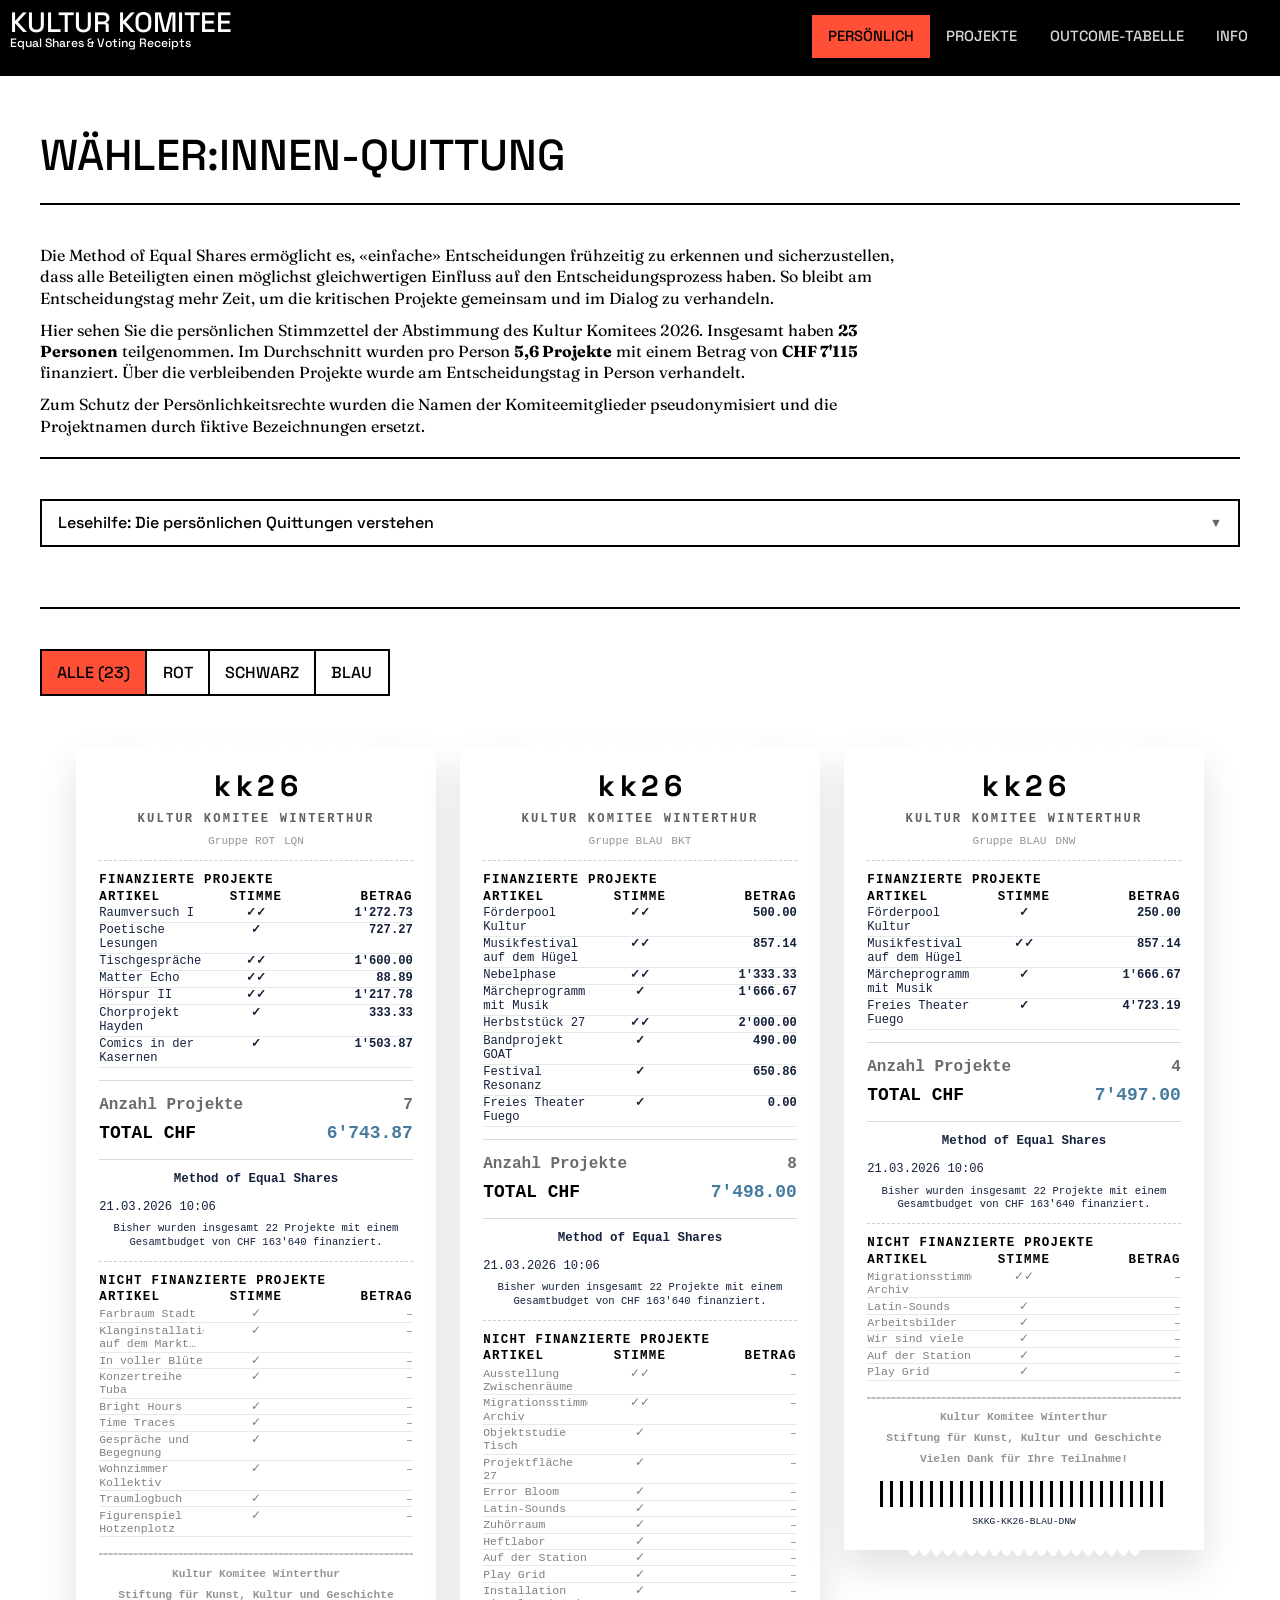
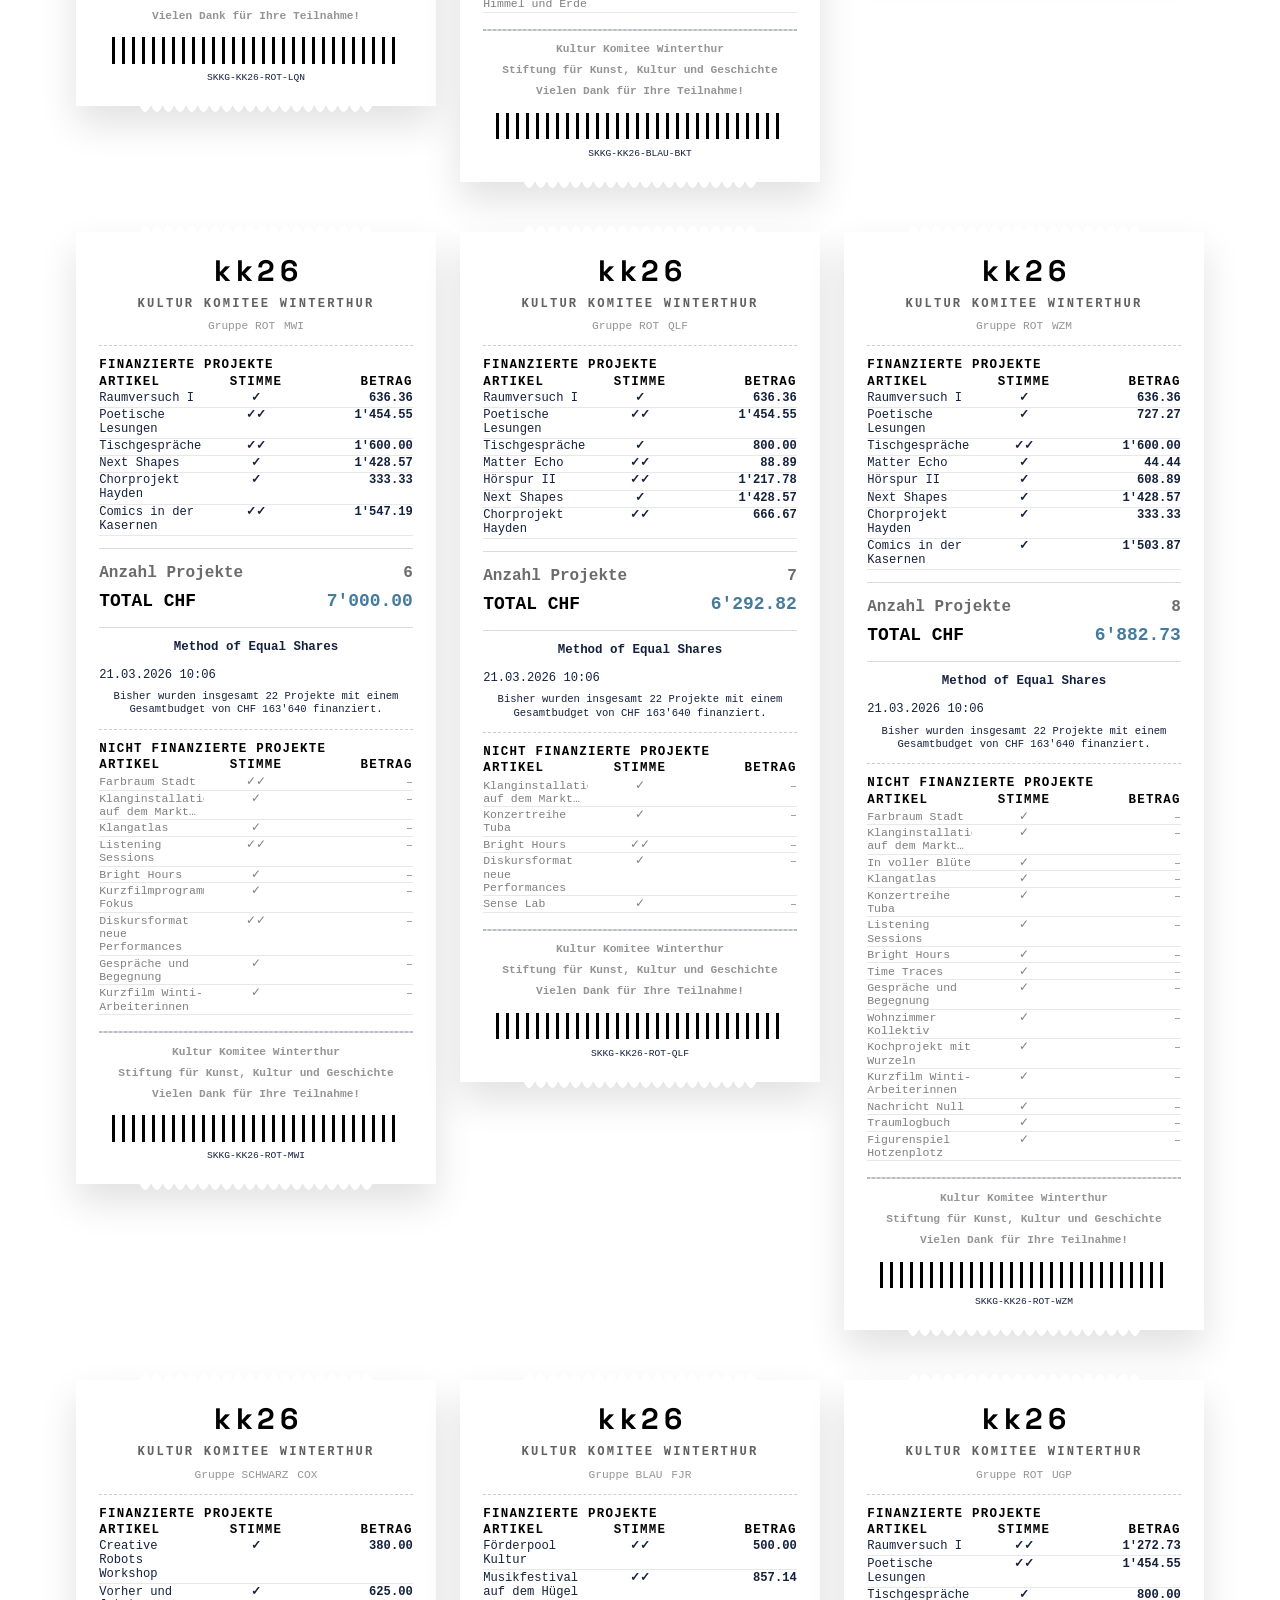
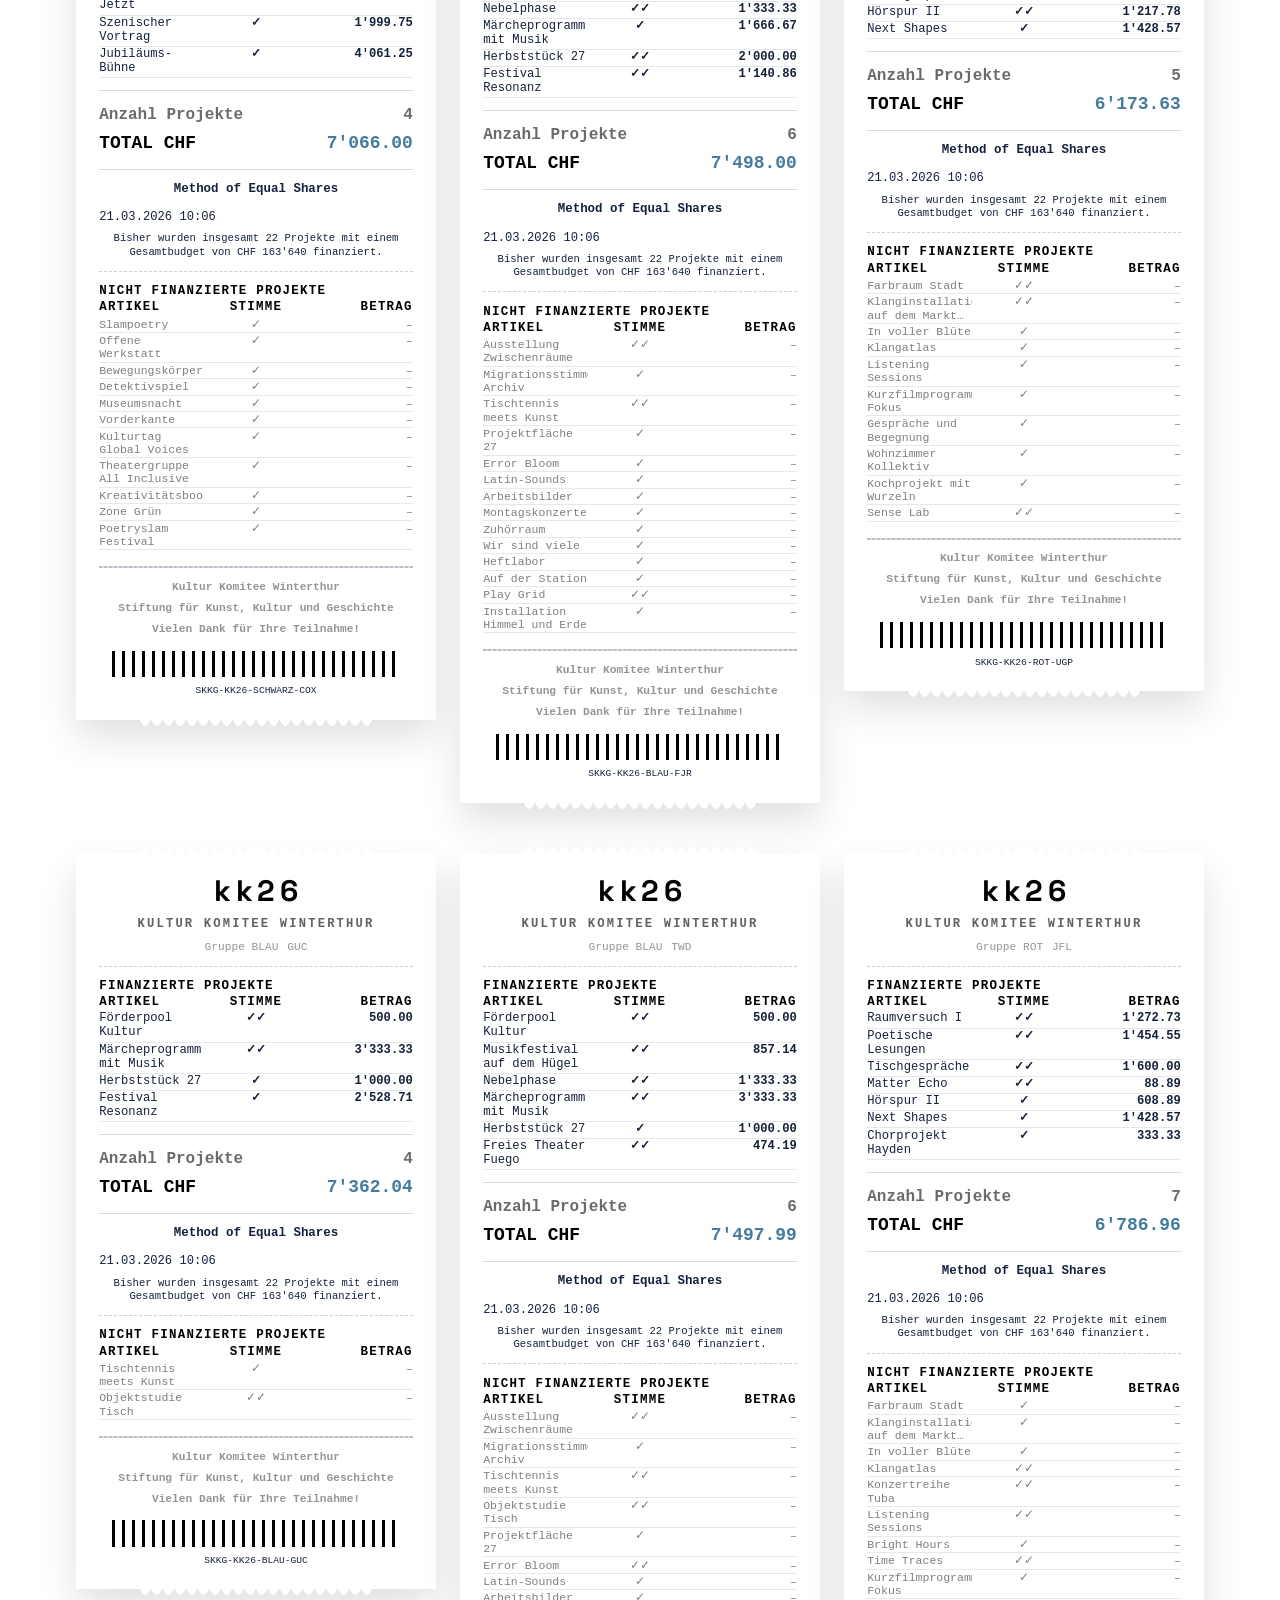
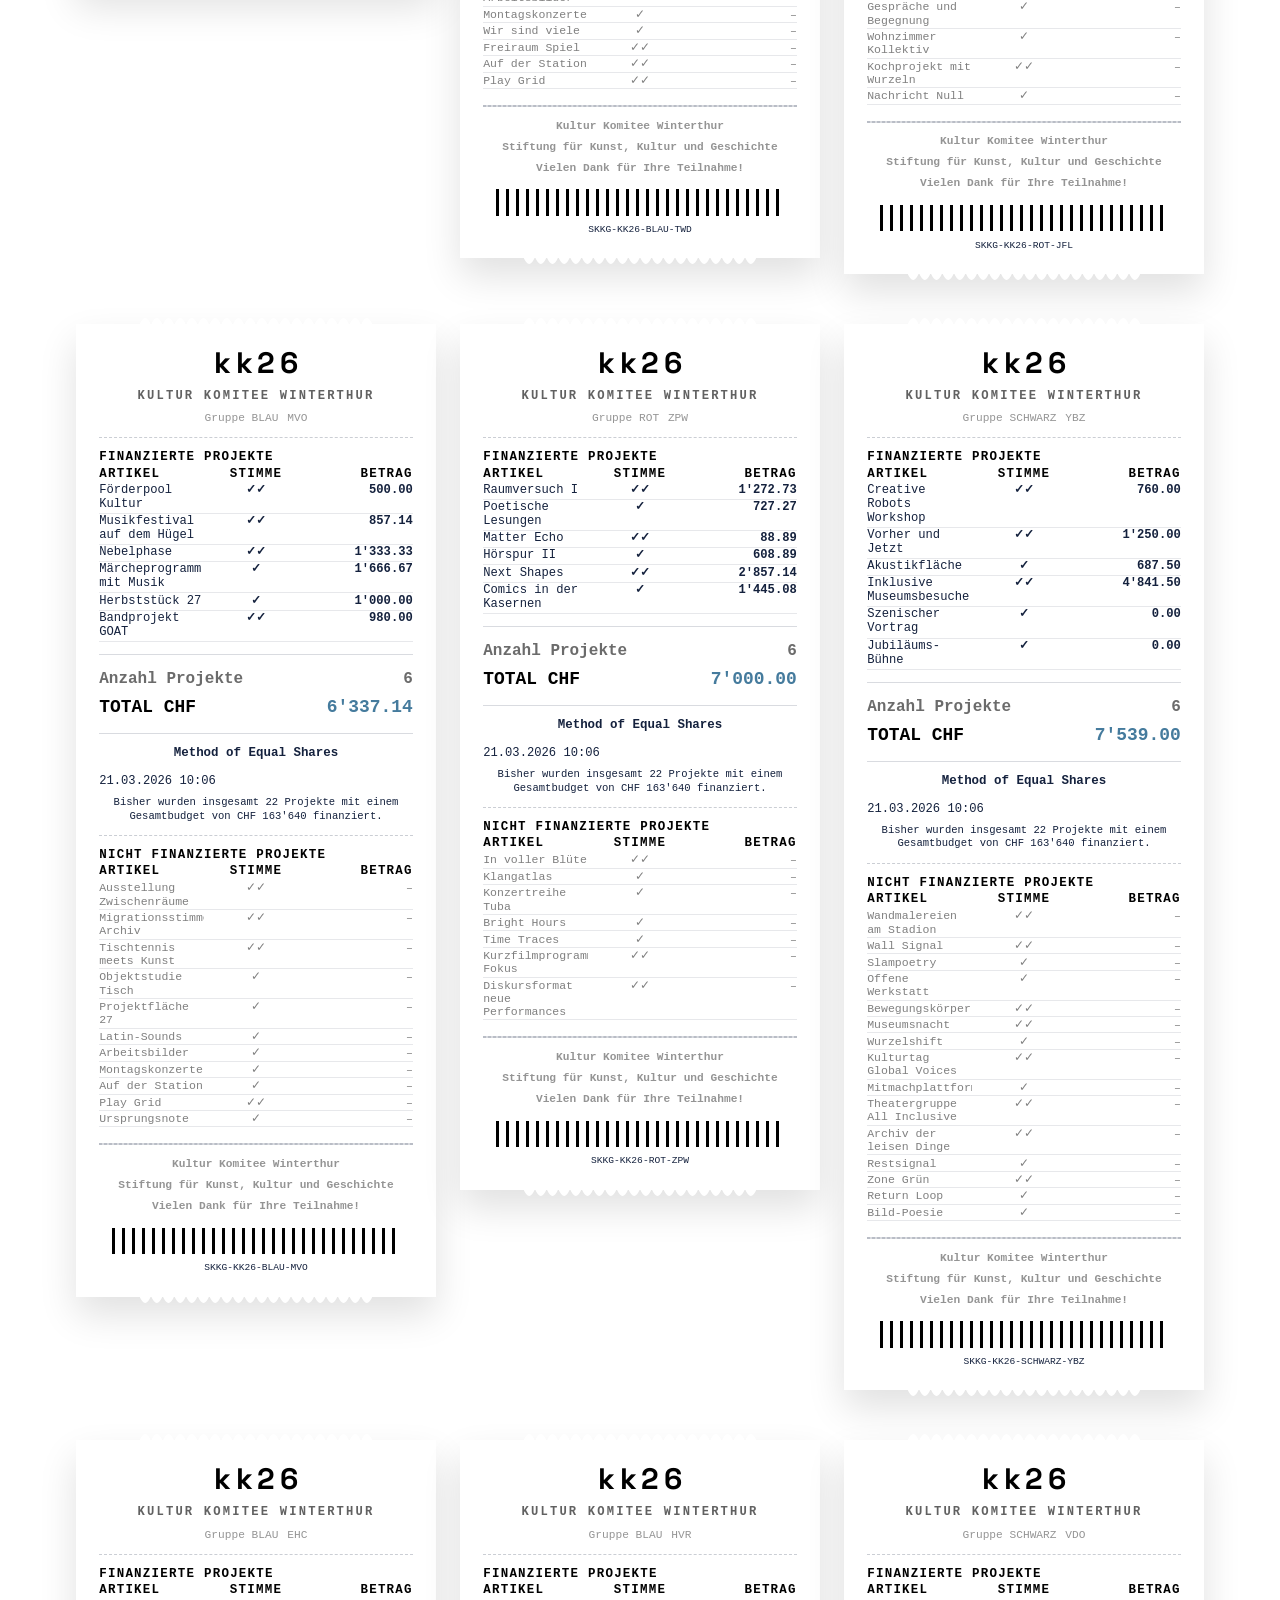
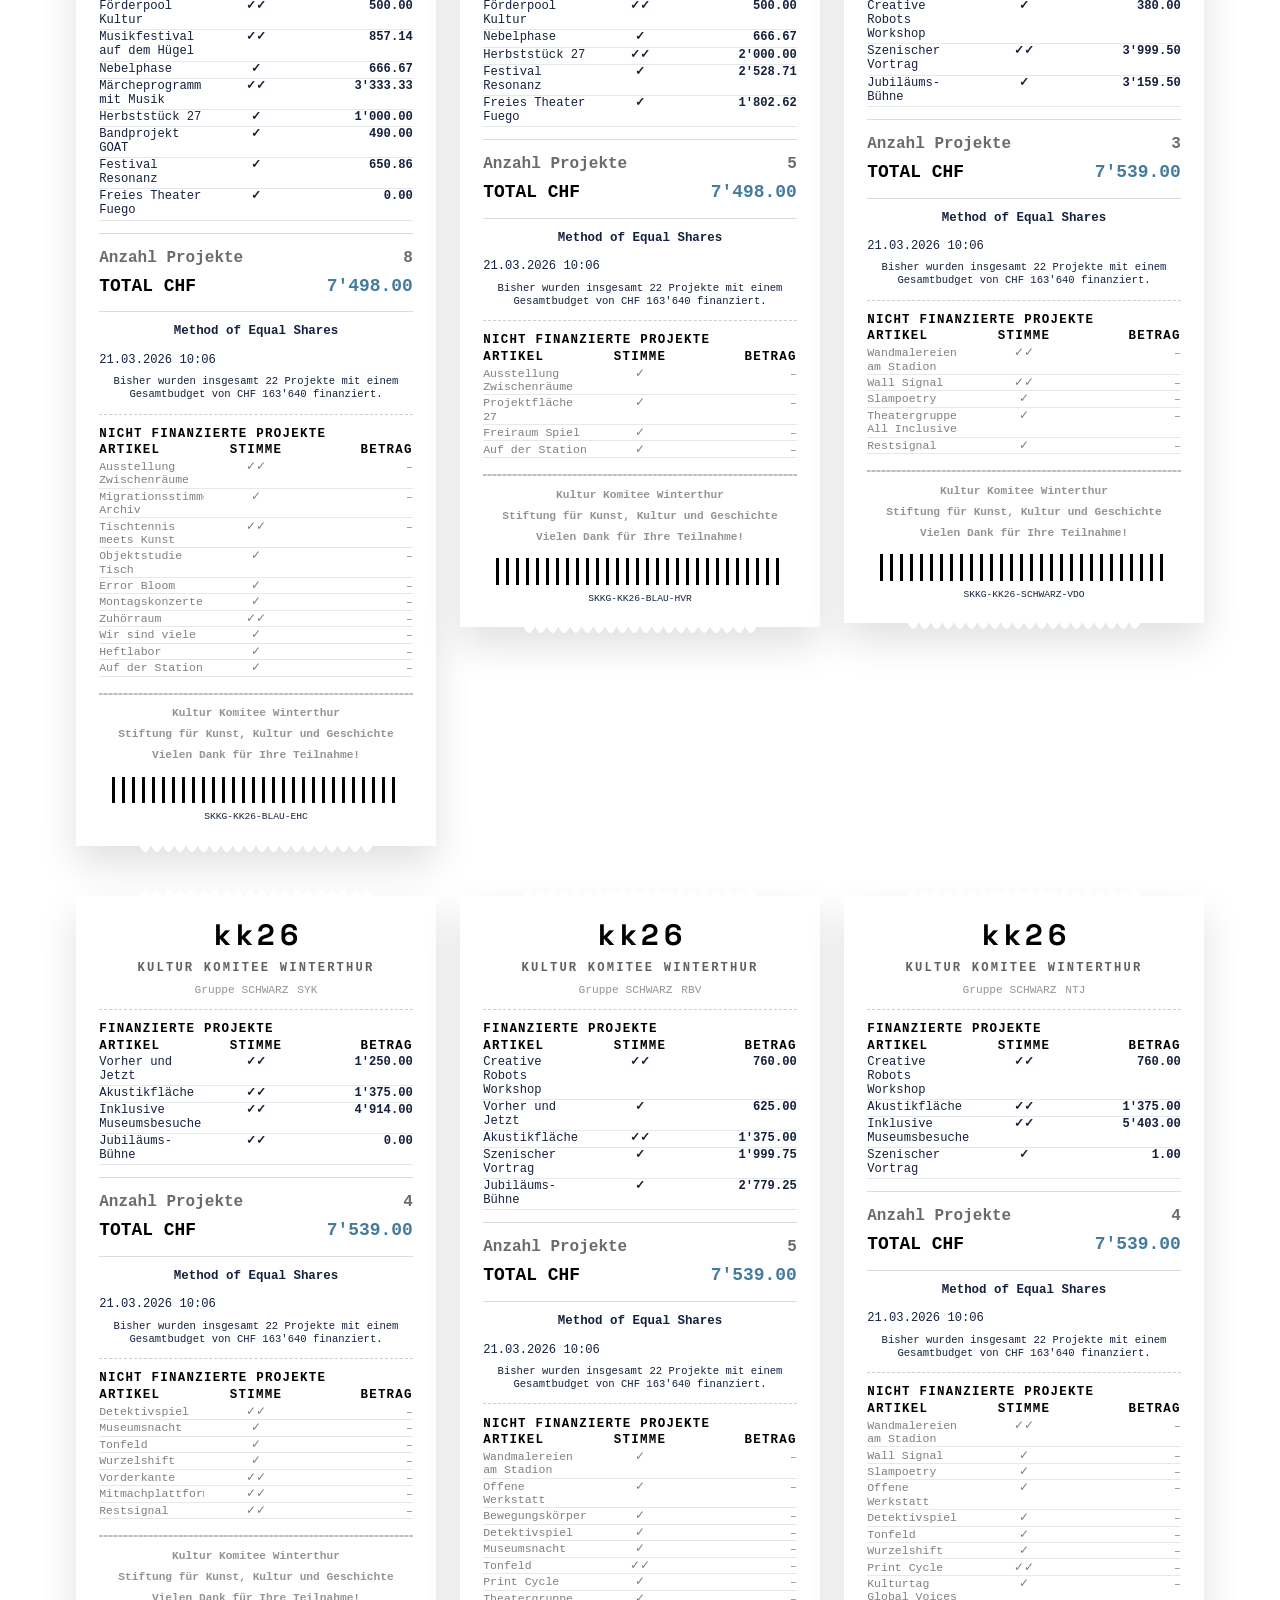
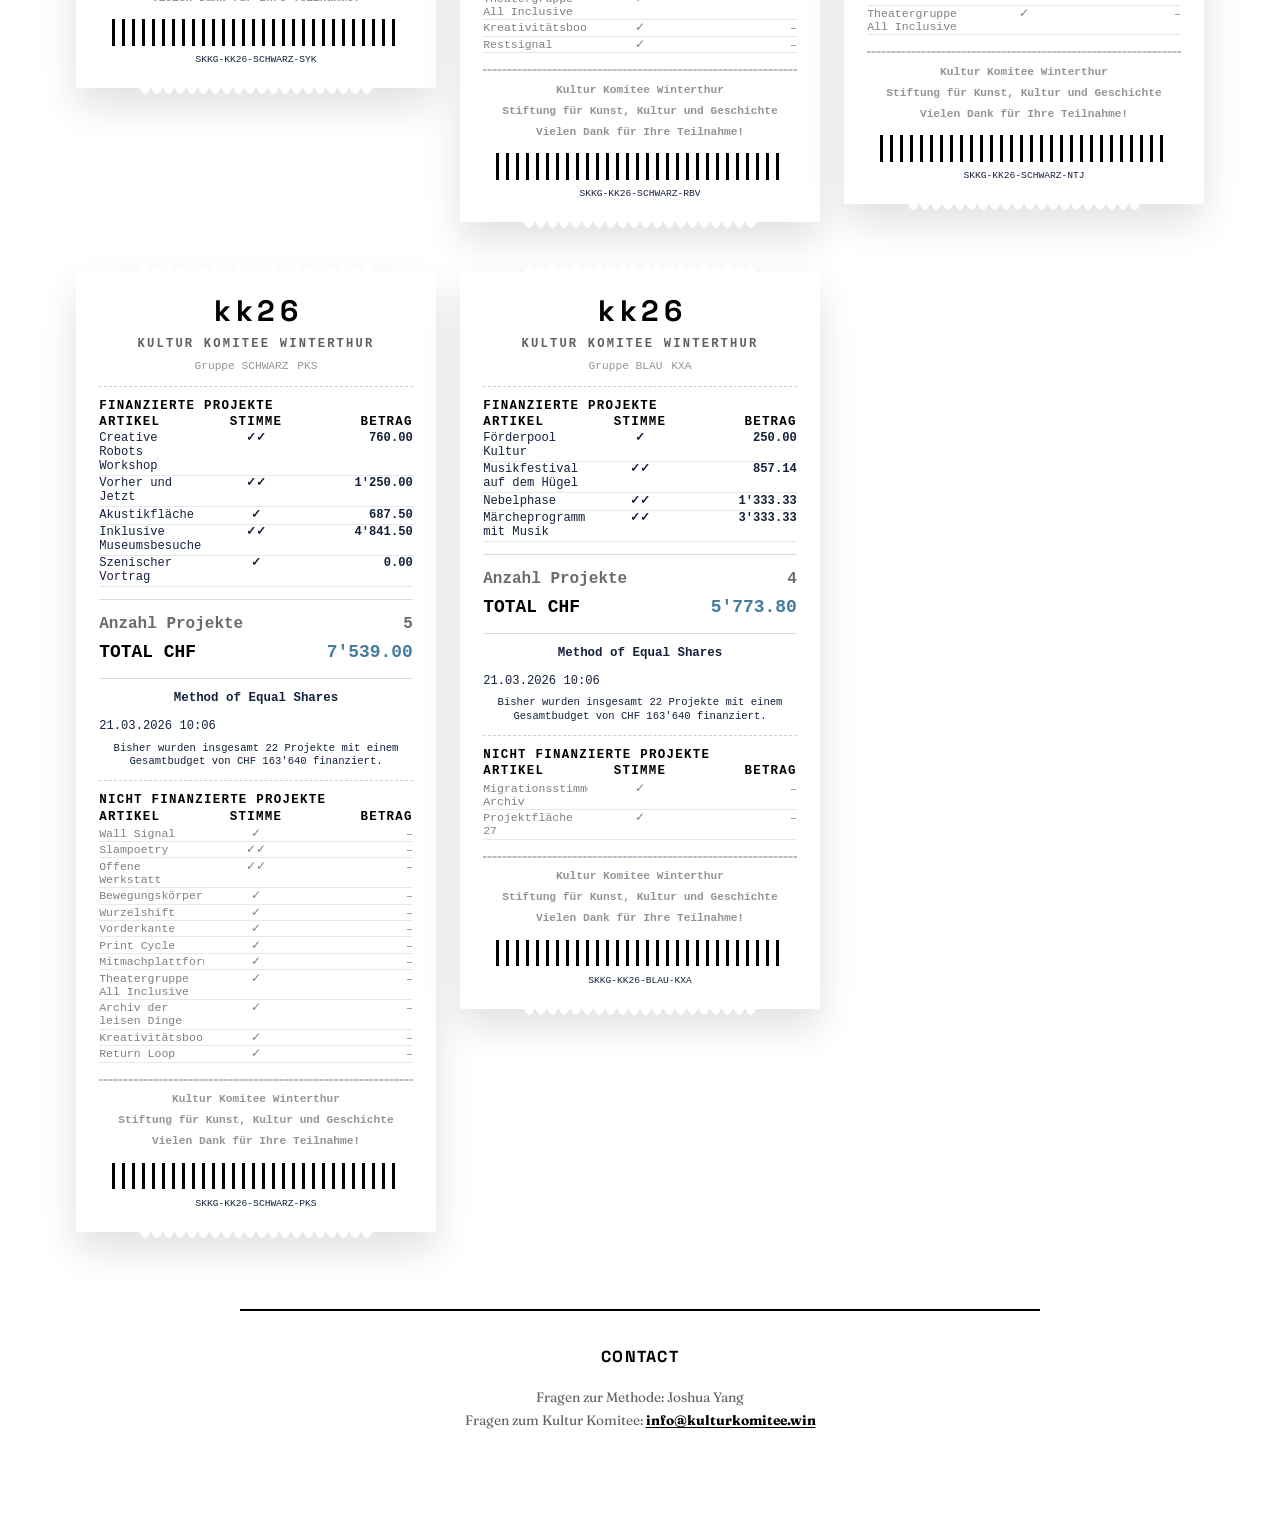
<file: index.html>
<!DOCTYPE html>
<html lang="de">

<head>
    <meta charset="UTF-8">
    <meta name="viewport" content="width=device-width, initial-scale=1.0">
    <title>KK26 Wähler:innen-Quittung</title>
    <link rel="preconnect" href="https://fonts.googleapis.com">
    <link rel="preconnect" href="https://fonts.gstatic.com" crossorigin>
    <link
        href="https://fonts.googleapis.com/css2?family=JetBrains+Mono:wght@300;400;500;600;700;800&family=Inter:wght@400;500;600;700;800&display=swap"
        rel="stylesheet">
    <link rel="stylesheet" href="assets/css/common.css">
    <script src="assets/js/theme.js"></script>
    <script>initTheme();</script>
    <script src="assets/data/kk26-data.js?v=20260617-public-data-js"></script>
    <script src="assets/js/data-loader.js?v=20260617-public-data-js"></script>
    <style>
        /* Page-specific styles */

        /* Thermal voter receipt layout */
        .receipts-grid {
            --receipt-width: 360px;
            display: grid;
            grid-template-columns: repeat(auto-fill, minmax(var(--receipt-width), var(--receipt-width)));
            justify-content: center;
            align-items: start;
            gap: 1.5rem;
            max-width: 1160px;
            margin: 0 auto;
        }

        .receipt {
            --receipt-accent: var(--accent-red);
            width: min(var(--receipt-width), calc(100vw - 2rem));
            max-width: var(--receipt-width);
            margin: 0 auto;
            color: #14213d;
        }

        .receipt[data-group="ROT"] {
            --receipt-accent: var(--accent-red);
        }

        .receipt[data-group="SCHWARZ"] {
            --receipt-accent: #000000;
        }

        .receipt[data-group="BLAU"] {
            --receipt-accent: var(--accent-pink);
        }

        .receipt-edge {
            display: block;
            width: calc(100% - 3rem);
            height: 14px;
            margin: 0 auto;
            filter: drop-shadow(0 9px 18px rgba(0, 0, 0, 0.08));
            position: relative;
            z-index: 1;
        }

        .receipt-edge.top {
            margin-bottom: -1px;
            background-image: radial-gradient(circle at 8px 14px, #ffffff 7.5px, transparent 8px);
            background-size: 16px 14px;
            background-repeat: repeat-x;
            background-position: center bottom;
        }

        .receipt-edge.bottom {
            margin-top: -1px;
            background-image: radial-gradient(circle at 8px 0, #ffffff 7.5px, transparent 8px);
            background-size: 16px 14px;
            background-repeat: repeat-x;
            background-position: center top;
        }

        .receipt-body.voter-receipt {
            width: 100%;
            max-width: var(--receipt-width);
            margin: 0 auto;
            padding: 1.55rem 1.45rem 1.45rem;
            border: 0;
            background: #ffffff;
            color: #14213d;
            font-family: var(--font-receipt);
            font-size: 0.78rem;
            line-height: 1.18;
            letter-spacing: 0;
            box-shadow: 0 18px 36px rgba(0, 0, 0, 0.12) !important;
            overflow: hidden;
        }

        .voter-receipt .receipt-header {
            margin: 0 0 0.8rem;
            text-align: center;
        }

        .voter-receipt .receipt-logo {
            font-family: var(--font-main);
            font-size: 1.85rem;
            font-weight: 800;
            letter-spacing: 0.15em;
            line-height: 1;
            margin-left: 0.15em;
            color: #000000;
            text-transform: lowercase;
        }

        .voter-receipt .receipt-subtitle {
            margin-top: 0.65rem;
            color: rgba(0, 0, 0, 0.62);
            font-family: var(--font-receipt);
            font-size: 0.76rem;
            font-weight: 700;
            letter-spacing: 0.18em;
            line-height: 1.2;
            text-transform: uppercase;
        }

        .voter-receipt .receipt-meta-line {
            display: flex;
            align-items: center;
            justify-content: center;
            gap: 0.55rem;
            margin-top: 0.55rem;
            color: rgba(0, 0, 0, 0.42);
            font-size: 0.7rem;
            line-height: 1.1;
        }

        .voter-receipt .receipt-table {
            width: 100%;
            border-collapse: collapse;
            table-layout: fixed;
            color: #14213d;
            font-size: 0.76rem;
            line-height: 1.15;
        }

        .voter-receipt .receipt-table th {
            padding: 0.08rem 0 0.16rem;
            border-bottom: 0;
            color: #000000;
            font-family: var(--font-receipt);
            font-size: 0.78rem;
            font-weight: 700;
            line-height: 1;
            letter-spacing: 0.1em;
            text-transform: uppercase;
        }

        .voter-receipt .receipt-table td {
            padding: 0.07rem 0;
            border-bottom: 1px solid rgba(20, 33, 61, 0.1);
            vertical-align: top;
        }

        .voter-receipt .col-title {
            width: 58%;
            text-align: left;
        }

        .voter-receipt .col-vote {
            width: 16%;
            text-align: center;
        }

        .voter-receipt .col-amount {
            width: 26%;
            text-align: right;
        }

        .voter-receipt .item-title {
            overflow: hidden;
            padding-right: 0.25rem;
            text-overflow: clip;
            white-space: normal;
        }

        .voter-receipt .item-vote {
            text-align: center;
            font-weight: 700;
        }

        .voter-receipt .item-amount {
            text-align: right;
            font-family: var(--font-receipt);
            font-variant-numeric: tabular-nums;
            font-weight: 700;
            white-space: nowrap;
        }

        .voter-receipt .receipt-divider {
            height: 1px;
            margin: 0.75rem 0;
            background: rgba(20, 33, 61, 0.16);
        }

        .voter-receipt .receipt-divider.dashed {
            background: transparent;
            border-top: 1px dashed rgba(20, 33, 61, 0.22);
        }

        .voter-receipt .receipt-divider.double {
            height: 0;
            margin: 1rem 0 0.85rem;
            border-top: 1px dashed rgba(20, 33, 61, 0.16);
            border-bottom: 1px dashed rgba(20, 33, 61, 0.16);
        }

        .voter-receipt .receipt-totals {
            display: grid;
            gap: 0.75rem;
            margin: 1rem 0;
        }

        .voter-receipt .receipt-total-row {
            display: flex;
            justify-content: space-between;
            gap: 1rem;
            color: rgba(0, 0, 0, 0.58);
            font-size: 1rem;
            font-weight: 700;
            line-height: 1;
        }

        .voter-receipt .receipt-total-row.grand {
            color: #000000;
            font-size: 1.12rem;
            text-transform: uppercase;
        }

        .voter-receipt .receipt-total-row.grand strong {
            color: #457b9d;
            font-family: var(--font-receipt);
            font-size: 1.12rem;
        }

        .voter-receipt .receipt-method {
            margin: 0.65rem 0 0.85rem;
            color: #14213d;
            font-weight: 700;
            text-align: center;
        }

        .voter-receipt .receipt-time {
            margin: 0.4rem 0;
            color: #14213d;
            font-size: 0.76rem;
        }

        .voter-receipt .receipt-note {
            margin: 0.5rem auto 0.7rem;
            max-width: 18rem;
            color: #14213d;
            font-size: 0.66rem;
            line-height: 1.25;
            text-align: center;
        }

        .voter-receipt .unfunded-section {
            margin-top: 0;
            padding-top: 0;
            border-top: 0;
        }

        .voter-receipt .receipt-section-title {
            padding: 0.1rem 0 0.35rem;
            color: #14213d;
            font-family: var(--font-receipt);
            font-size: 0.78rem;
            font-weight: 700;
            line-height: 1;
            letter-spacing: 0.1em;
            text-transform: uppercase;
        }

        .voter-receipt .unfunded-table {
            margin-top: 0;
        }

        .voter-receipt .item-row.unfunded td {
            color: rgba(0, 0, 0, 0.5);
            font-size: 0.72rem;
            font-weight: 500;
        }

        .voter-receipt .receipt-footer {
            display: grid;
            gap: 0.58rem;
            justify-items: center;
            margin-top: 0;
            padding-top: 0;
            border-top: 0;
            color: rgba(0, 0, 0, 0.42);
            font-family: var(--font-receipt);
            font-size: 0.7rem;
            font-weight: 700;
            line-height: 1.05;
            text-align: center;
        }

        .voter-receipt .receipt-footer span {
            display: block;
            max-width: 100%;
            overflow-wrap: anywhere;
            text-align: center;
        }

        .voter-receipt .receipt-code {
            color: #14213d;
            font-family: var(--font-receipt);
            font-size: 0.6rem;
            font-weight: 400;
            overflow-wrap: anywhere;
            text-transform: none;
        }

        .voter-receipt .receipt-barcode {
            display: block;
            margin: 0.35rem auto 0;
            width: min(100%, 18rem);
            height: 1.65rem;
            overflow: hidden;
            background: repeating-linear-gradient(90deg,
                    #000000 0,
                    #000000 3px,
                    transparent 3px,
                    transparent 10px);
            color: transparent;
            font-size: 0;
            line-height: 1;
        }

        .receipts-info summary::before {
            content: none;
            margin: 0;
        }

        .footer-contact a {
            color: var(--text-secondary);
            text-decoration: underline;
            text-underline-offset: 0.18em;
            font-weight: 700;
        }

        .footer-contact {
            text-align: center;
            margin: 4rem auto 2rem;
            padding: 2rem;
            border-top: 2px solid #000000;
            max-width: 800px;
            color: var(--text-dim);
            font-size: 0.85rem;
            line-height: 1.7;
        }

        .footer-contact h2 {
            font-family: var(--font-mono);
            color: var(--text-primary);
            font-size: var(--fs-sm);
            font-weight: 850;
            text-transform: uppercase;
            letter-spacing: 0.08em;
            margin-bottom: var(--spacing-sm);
        }

        @media (max-width: 850px) {
            .receipts-grid {
                grid-template-columns: minmax(0, calc(100vw - 2rem));
                justify-items: center;
                width: 100%;
                max-width: 100%;
            }

            .receipt {
                width: min(var(--receipt-width), calc(100vw - 2rem));
                max-width: min(var(--receipt-width), calc(100vw - 2rem));
            }

            .receipt-body.voter-receipt {
                width: 100%;
                max-width: min(var(--receipt-width), calc(100vw - 2rem));
            }
        }

        @media print {
            * {
                -webkit-print-color-adjust: exact !important;
                print-color-adjust: exact !important;
            }

            .page-header,
            .filter-bar,
            .intro-section,
            .nav-toggle,
            .theme-toggle {
                display: none !important;
            }

            body {
                margin: 0;
                padding: 0;
                background: white !important;
            }

            .receipts-grid {
                display: block;
                margin: 0;
                padding: 0;
                background: white !important;
            }

            .group-column {
                display: block !important;
                background: white !important;
            }

            .receipt {
                page-break-before: always;
                page-break-after: always;
                page-break-inside: avoid;
                margin: 0 auto;
                padding: 2cm 0;
                display: flex;
                align-items: center;
                justify-content: center;
                min-height: 100vh;
                background: white !important;
                transform: none !important;
                filter: none !important;
                box-shadow: none !important;
            }

            .receipt:first-child {
                page-break-before: avoid;
            }

            .receipt-body {
                box-shadow: none !important;
                border: 1px solid rgba(29, 53, 87, 0.16) !important;
                background: white !important;
                background-image: none !important;
                filter: none !important;
            }

            .receipt-body::before {
                content: none !important;
                background-image: none !important;
            }

            .receipt-edge {
                display: none !important;
                background: white !important;
                mask: none !important;
                -webkit-mask: none !important;
            }
        }

    </style>
</head>

<body>
    <button class="theme-toggle" onclick="toggleTheme()" title="Design umschalten">
        <span class="icon-moon">🌙</span>
        <span class="icon-sun" style="display: none;">☀️</span>
    </button>
    <nav class="nav-toggle">
        <a href="index.html" class="nav-link active">Persönlich</a>
        <a href="projects.html" class="nav-link">Projekte</a>
        <a href="outcomes.html" class="nav-link">Outcome-Tabelle</a>
        <a href="info.html" class="nav-link">Info</a>
    </nav>
    <div class="page-header">
        <div class="brand-logo">
            <span class="brand-logo-title">KULTUR KOMITEE</span>
            <span class="brand-logo-subtitle">Equal Shares &amp; Voting Receipts</span>
        </div>
        <h1>WÄHLER:INNEN-QUITTUNG</h1>
    </div>

    <div class="intro-section">
        <div id="intro-text">
            <p>Laden der Daten...</p>
        </div>

        <details class="intro-dropdown receipts-info" id="tech-info">
            <summary id="info">Lesehilfe: Die persönlichen Quittungen verstehen</summary>
            <div class="dropdown-content">
                <div class="tech-grid single-column">
                    <div class="tech-item highlight-step">
                        <h4>Budget</h4>
                        <p>Jede Person startete mit demselben <strong>Budget</strong> (z.B. 7'000 CHF). Dieses Geld wird nur für Projekte ausgegeben, die Sie mit <strong>Ja</strong> oder <strong>Eher Ja</strong> unterstützt haben.</p>
                    </div>
                    <div class="tech-item highlight-step">
                        <h4>Betrag (Ihr Beitrag pro Projekt)</h4>
                        <p>Der <strong>Betrag</strong> zeigt, wie viel Sie für jedes finanzierte Projekt bezahlt haben. Dieser Betrag zeigt <strong>nicht</strong>, wie sehr Sie ein Projekt mögen. Die Höhe hängt von der Berechnung ab: Sie zahlen <strong>weniger</strong>, wenn viele andere Personen das Projekt unterstützen. Sie zahlen <strong>mehr</strong>, wenn Sie eine:r der wenigen sind, die noch Budget übrig haben.</p>
                    </div>
                    <div class="tech-item highlight-step">
                        <h4>Stimme (Ihre Bewertung)</h4>
                        <p>Die <strong>Stimme</strong> zeigt Ihre ursprüngliche Bewertung: <strong>Ja</strong> = 2 Punkte, <strong>Eher Ja</strong> = 1 Punkt. Dies ist das, was Sie tatsächlich gewählt haben, nicht der Betrag.</p>
                    </div>
                    <div class="tech-item highlight-step">
                        <h4>Projekte finanziert</h4>
                        <p>Die Anzahl Ihrer unterstützten Projekte, die finanziert wurden. Nicht alle werden finanziert. Dies hängt davon ab, ob genug gemeinsames Budget da war.</p>
                    </div>
                    <div class="tech-item highlight-step">
                        <h4>Ausgegeben</h4>
                        <p>Die Summe aller Beträge, die Sie für finanzierte Projekte bezahlt haben.</p>
                    </div>
                    <div class="tech-item highlight-step">
                        <h4>Nicht finanzierte Projekte</h4>
                        <p>Projekte, die Sie unterstützt haben, die aber nicht finanziert wurden. Entweder reichte das gemeinsame Budget nicht aus, oder das Gruppenbudget war bereits aufgebraucht.</p>
                    </div>
                    <div class="tech-item highlight-step">
                        <h4>Mehr erfahren</h4>
                        <p>Ausführliche Informationen zum Method of Equal Shares Verfahren finden Sie auf <a href="https://equalshares.net/de/explanation/" target="_blank" rel="noopener noreferrer">equalshares.net/de/explanation</a>.</p>
                    </div>
                </div>
            </div>
        </details>
    </div>

    <div class="filter-bar" id="filter-bar" style="display:none;">
        <button class="filter-btn active" data-group="ALL" onclick="filterReceipts('ALL')">ALLE</button>
        <button class="filter-btn" data-group="ROT" onclick="filterReceipts('ROT')">ROT</button>
        <button class="filter-btn" data-group="SCHWARZ" onclick="filterReceipts('SCHWARZ')">SCHWARZ</button>
        <button class="filter-btn" data-group="BLAU" onclick="filterReceipts('BLAU')">BLAU</button>
    </div>

    <div class="receipts-grid" id="receipts-grid">
        <!-- Receipts will be rendered here -->
    </div>

    <footer class="footer-contact">
        <h2>Contact</h2>
        <p>Fragen zur Methode: Joshua Yang</p>
        <p>Fragen zum Kultur Komitee: <a href="mailto:info@kulturkomitee.win">info@kulturkomitee.win</a></p>
    </footer>
    <script src="assets/js/receipts.js"></script>
</body>

</html>
</file>
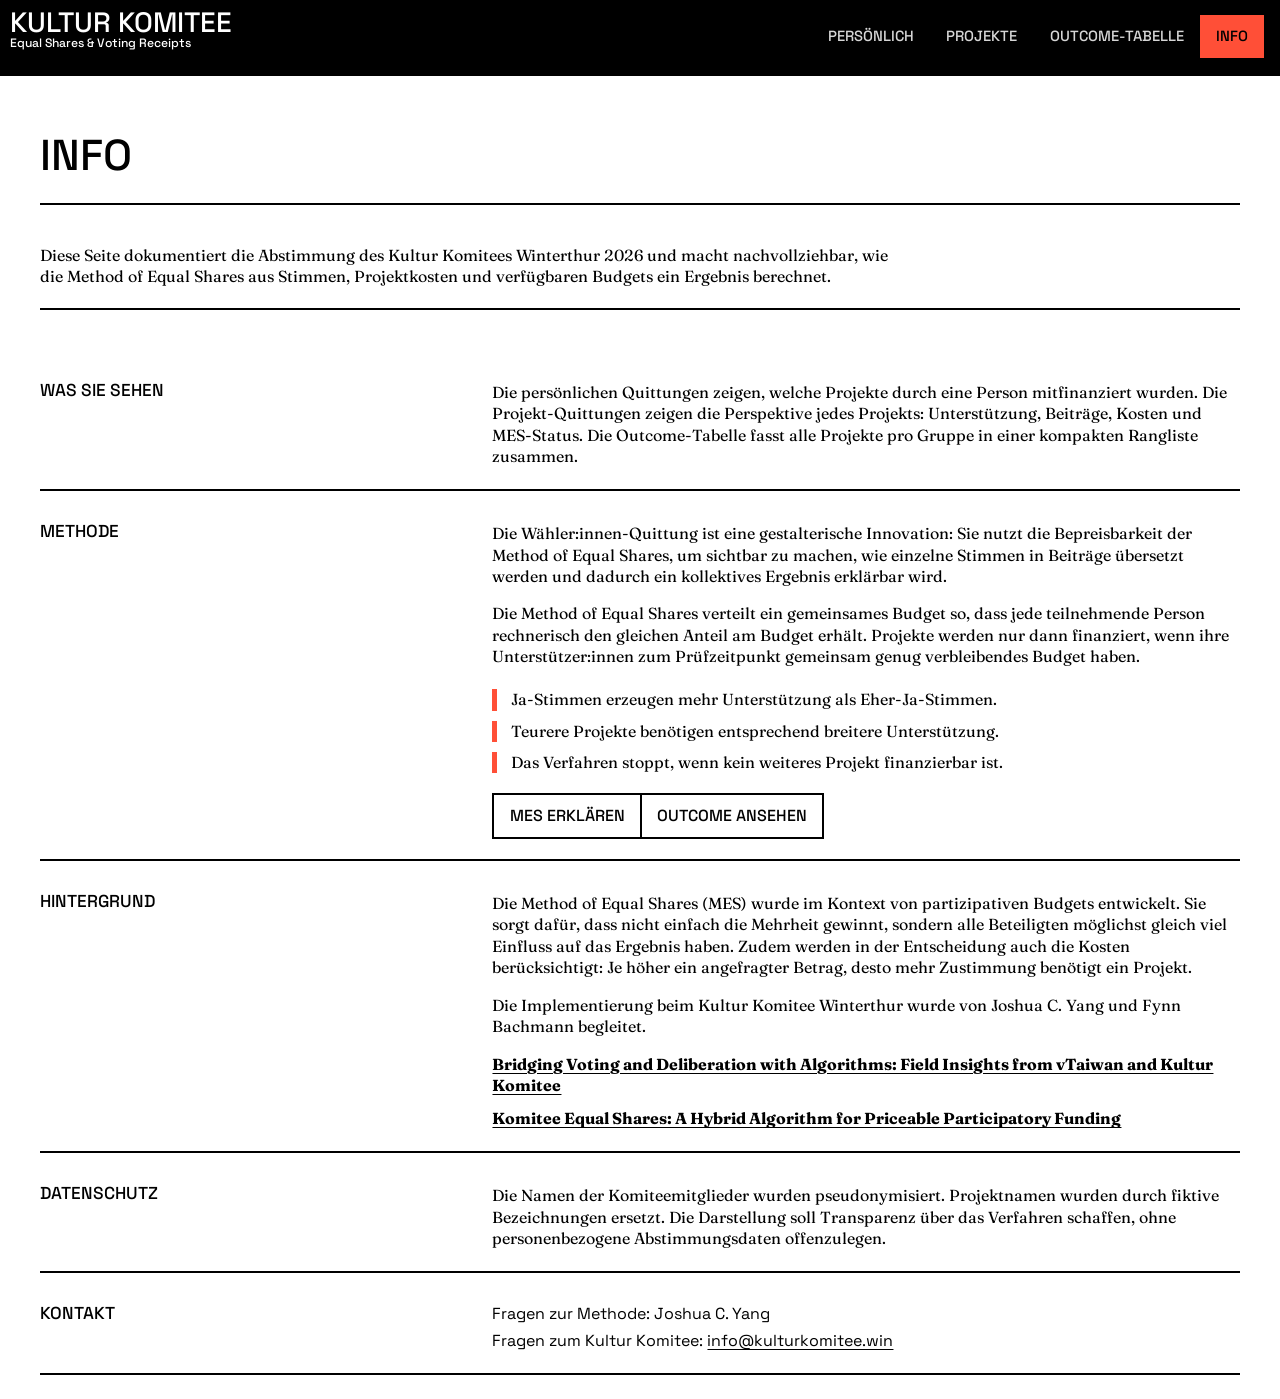
<file: info.html>
<!DOCTYPE html>
<html lang="de">

<head>
    <meta charset="UTF-8">
    <meta name="viewport" content="width=device-width, initial-scale=1.0">
    <title>KK26 | Info</title>
    <link rel="stylesheet" href="assets/css/common.css">
    <script src="assets/js/theme.js"></script>
    <script>initTheme();</script>
    <style>
        .info-page {
            width: 100%;
            max-width: calc(100vw - 2rem);
            margin: 0 auto;
        }

        .info-section {
            display: grid;
            grid-template-columns: minmax(0, 1fr);
            gap: 0.85rem;
            padding: 2rem 0 1.35rem;
            border-bottom: 2px solid #000000;
        }

        .info-section h2 {
            font-family: var(--font-main);
            font-size: 1.08rem;
            font-weight: 500;
            line-height: 1;
            text-transform: uppercase;
        }

        .info-section p,
        .info-section li {
            max-width: min(48rem, 100%);
            font-family: var(--font-serif);
            font-size: var(--page-copy-size);
            line-height: var(--page-copy-line);
            color: #000000;
            overflow-wrap: anywhere;
        }

        .info-section > div {
            min-width: 0;
        }

        .info-section p + p {
            margin-top: 1rem;
        }

        .info-list {
            display: grid;
            gap: 0.62rem;
            list-style: none;
        }

        .info-section p + .info-list {
            margin-top: 1.35rem;
        }

        .info-list li {
            padding-left: 0.85rem;
            border-left: 0.32rem solid var(--accent-red);
        }

        .research-list {
            display: grid;
            gap: 0.75rem;
            margin-top: 1rem;
            list-style: none;
        }

        .research-list a {
            color: #000000;
            font-family: var(--font-serif);
            font-size: var(--page-copy-size);
            line-height: var(--page-copy-line);
            text-decoration: underline;
            text-underline-offset: 0.18em;
            font-weight: 700;
        }

        .info-links {
            display: flex;
            flex-wrap: wrap;
            gap: 0;
            margin-top: 1.25rem;
        }

        .info-link {
            display: inline-block;
            margin: 0 -2px -2px 0;
            padding: 0.72rem 0.95rem;
            border: 2px solid #000000;
            color: #000000;
            font-family: var(--font-main);
            font-size: 1rem;
            font-weight: 500;
            text-decoration: none;
            text-transform: uppercase;
        }

        .info-link:hover {
            background: var(--accent-red);
        }

        .info-contact {
            display: grid;
            gap: 0.5rem;
            font-family: var(--font-main);
            font-size: 1rem;
        }

        .info-contact a {
            color: #000000;
            text-decoration: underline;
            text-underline-offset: 0.18em;
        }

        @media (min-width: 761px) {
            .info-page {
                max-width: 1200px;
            }

            .info-section {
                grid-template-columns: minmax(0, 0.36fr) minmax(0, 0.64fr);
                gap: 2rem;
            }
        }

        @media (max-width: 760px) {
            .info-section {
                gap: 1rem;
            }

            .info-section > div,
            .info-section p,
            .info-section li {
                width: 20rem;
                max-width: calc(100vw - 2rem);
            }

            .info-links {
                display: grid;
                width: 20rem;
                max-width: calc(100vw - 2rem);
            }

            .info-link {
                width: 100%;
                margin: 0 0 -2px;
            }

            .info-section p,
            .info-section li {
                font-size: 0.98rem;
            }
        }
    </style>
</head>

<body>
    <div class="brand-logo">
        <span class="brand-logo-title">KULTUR KOMITEE</span>
        <span class="brand-logo-subtitle">Equal Shares &amp; Voting Receipts</span>
    </div>

    <nav class="nav-toggle">
        <a href="index.html" class="nav-link">Persönlich</a>
        <a href="projects.html" class="nav-link">Projekte</a>
        <a href="outcomes.html" class="nav-link">Outcome-Tabelle</a>
        <a href="info.html" class="nav-link active">Info</a>
    </nav>

    <main class="info-page">
        <header class="page-header">
            <h1>Info</h1>
        </header>

        <section class="intro-section">
            <p class="philosophy">Diese Seite dokumentiert die Abstimmung des Kultur Komitees Winterthur 2026 und macht nachvollziehbar, wie die Method of Equal Shares aus Stimmen, Projektkosten und verfügbaren Budgets ein Ergebnis berechnet.</p>
        </section>

        <section class="info-section">
            <h2>Was Sie sehen</h2>
            <div>
                <p>Die persönlichen Quittungen zeigen, welche Projekte durch eine Person mitfinanziert wurden. Die Projekt-Quittungen zeigen die Perspektive jedes Projekts: Unterstützung, Beiträge, Kosten und MES-Status. Die Outcome-Tabelle fasst alle Projekte pro Gruppe in einer kompakten Rangliste zusammen.</p>
            </div>
        </section>

        <section class="info-section">
            <h2>Methode</h2>
            <div>
                <p>Die Wähler:innen-Quittung ist eine gestalterische Innovation: Sie nutzt die Bepreisbarkeit der Method of Equal Shares, um sichtbar zu machen, wie einzelne Stimmen in Beiträge übersetzt werden und dadurch ein kollektives Ergebnis erklärbar wird.</p>
                <p>Die Method of Equal Shares verteilt ein gemeinsames Budget so, dass jede teilnehmende Person rechnerisch den gleichen Anteil am Budget erhält. Projekte werden nur dann finanziert, wenn ihre Unterstützer:innen zum Prüfzeitpunkt gemeinsam genug verbleibendes Budget haben.</p>
                <ul class="info-list">
                    <li>Ja-Stimmen erzeugen mehr Unterstützung als Eher-Ja-Stimmen.</li>
                    <li>Teurere Projekte benötigen entsprechend breitere Unterstützung.</li>
                    <li>Das Verfahren stoppt, wenn kein weiteres Projekt finanzierbar ist.</li>
                </ul>
                <div class="info-links">
                    <a class="info-link" href="https://equalshares.net/de/explanation/" target="_blank" rel="noopener noreferrer">MES erklären</a>
                    <a class="info-link" href="outcomes.html">Outcome ansehen</a>
                </div>
            </div>
        </section>

        <section class="info-section">
            <h2>Hintergrund</h2>
            <div>
                <p>Die Method of Equal Shares (MES) wurde im Kontext von partizipativen Budgets entwickelt. Sie sorgt dafür, dass nicht einfach die Mehrheit gewinnt, sondern alle Beteiligten möglichst gleich viel Einfluss auf das Ergebnis haben. Zudem werden in der Entscheidung auch die Kosten berücksichtigt: Je höher ein angefragter Betrag, desto mehr Zustimmung benötigt ein Projekt.</p>
                <p>Die Implementierung beim Kultur Komitee Winterthur wurde von Joshua C. Yang und Fynn Bachmann begleitet.</p>
                <ul class="research-list">
                    <li><a href="https://arxiv.org/abs/2502.05017" target="_blank" rel="noopener noreferrer">Bridging Voting and Deliberation with Algorithms: Field Insights from vTaiwan and Kultur Komitee</a></li>
                    <li><a href="https://dl.acm.org/doi/10.1145/3772363.3798958" target="_blank" rel="noopener noreferrer">Komitee Equal Shares: A Hybrid Algorithm for Priceable Participatory Funding</a></li>
                </ul>
            </div>
        </section>

        <section class="info-section">
            <h2>Datenschutz</h2>
            <div>
                <p>Die Namen der Komiteemitglieder wurden pseudonymisiert. Projektnamen wurden durch fiktive Bezeichnungen ersetzt. Die Darstellung soll Transparenz über das Verfahren schaffen, ohne personenbezogene Abstimmungsdaten offenzulegen.</p>
            </div>
        </section>

        <section class="info-section">
            <h2>Kontakt</h2>
            <div class="info-contact">
                <span>Fragen zur Methode: Joshua C. Yang</span>
                <span>Fragen zum Kultur Komitee: <a href="mailto:info@kulturkomitee.win">info@kulturkomitee.win</a></span>
            </div>
        </section>
    </main>
</body>

</html>
</file>
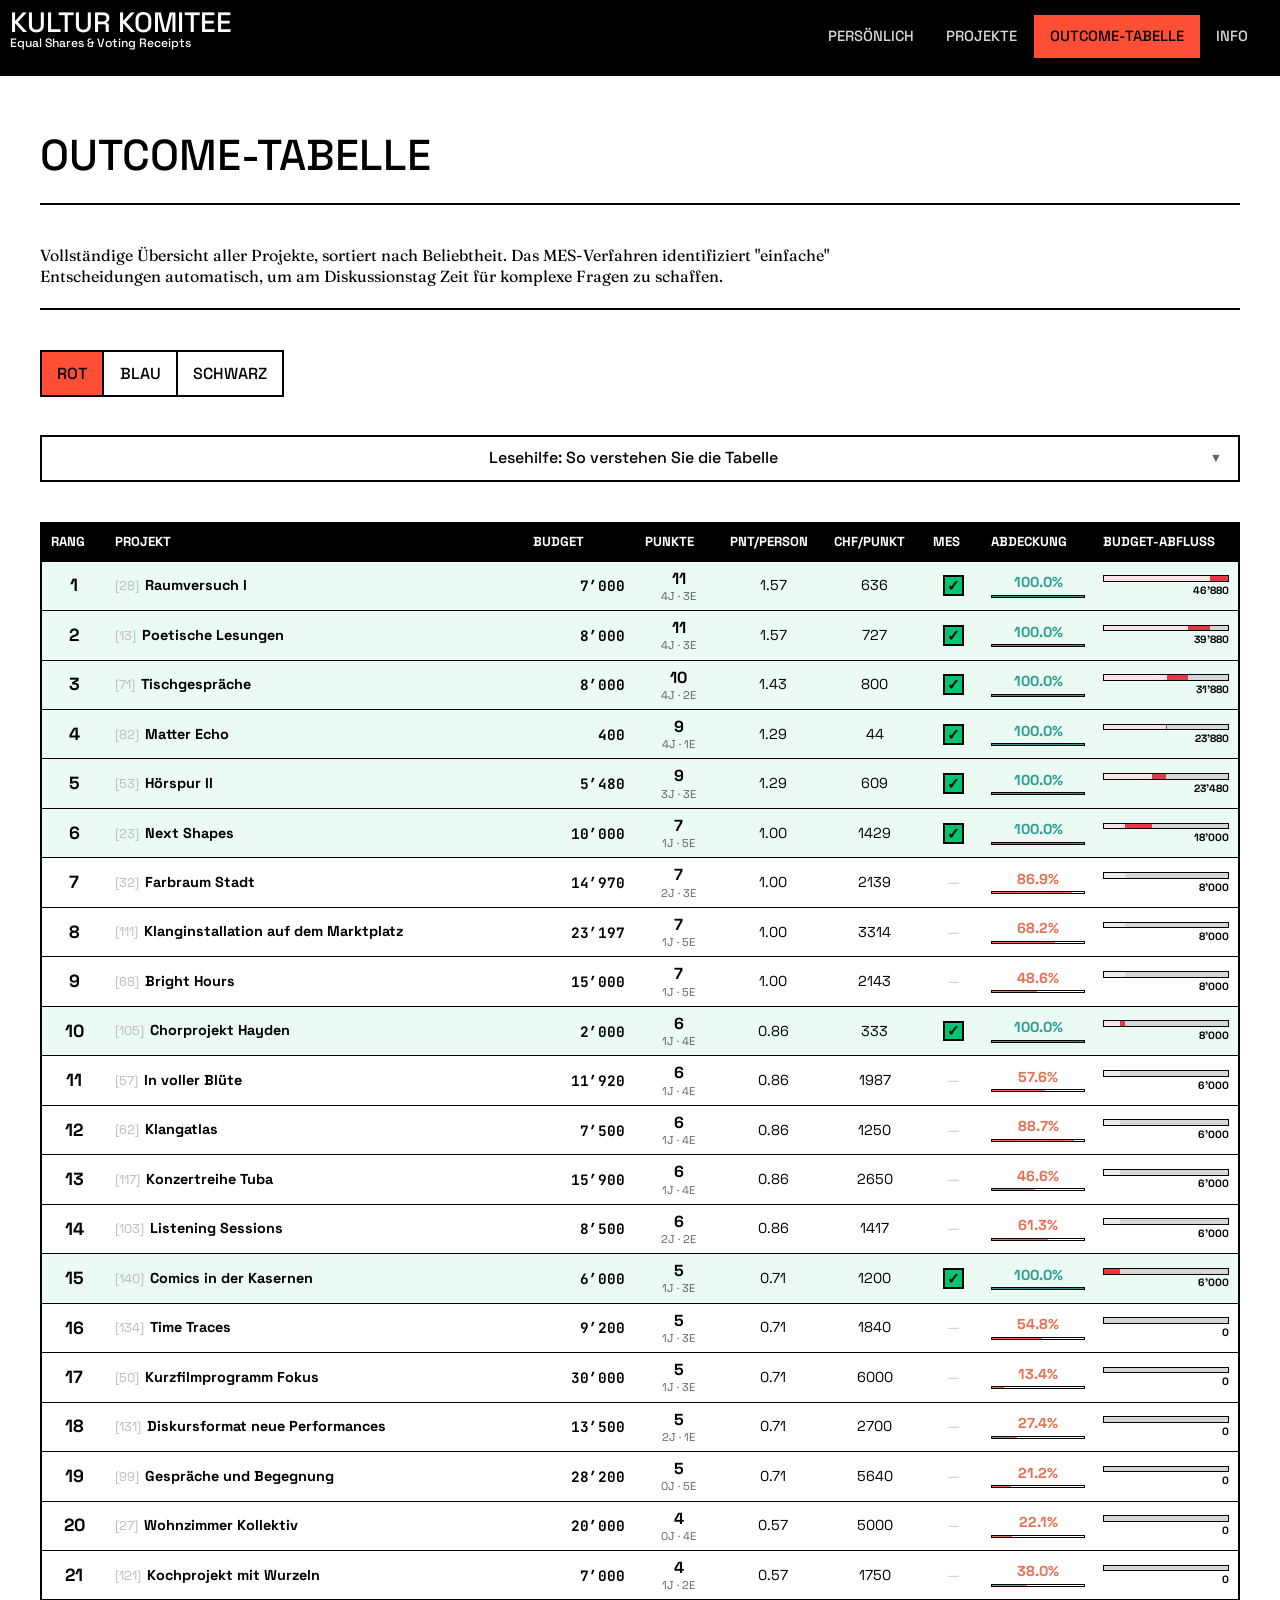
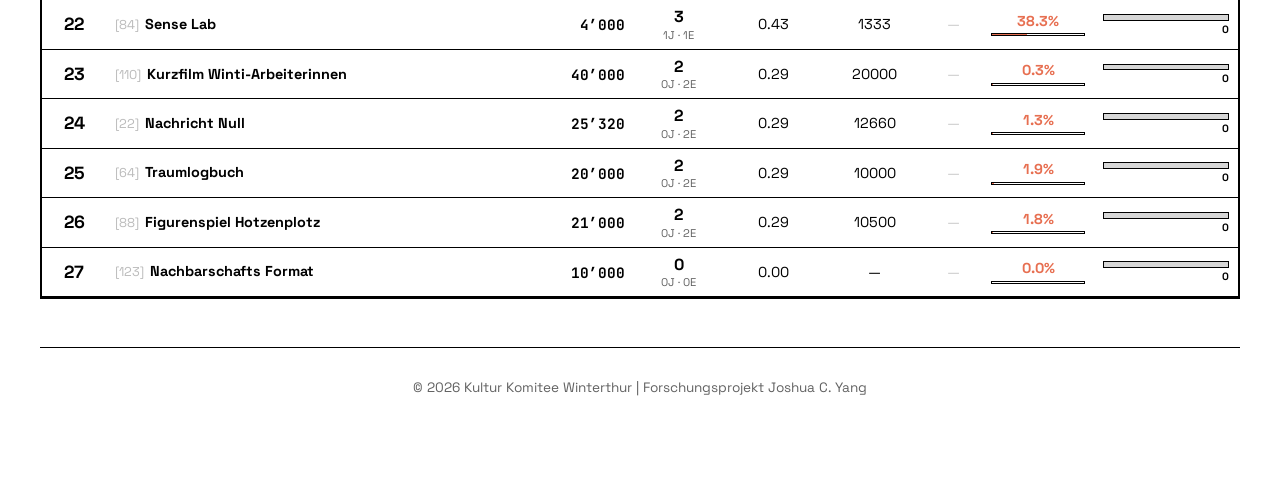
<file: outcomes.html>
<!DOCTYPE html>
<html lang="de">

<head>
    <meta charset="UTF-8">
    <meta name="viewport" content="width=device-width, initial-scale=1.0">
    <title>KK26 | Outcome-Tabelle</title>
    <!-- JetBrains Mono from Google Fonts -->
    <link rel="preconnect" href="https://fonts.googleapis.com">
    <link rel="preconnect" href="https://fonts.gstatic.com" crossorigin>
    <link
        href="https://fonts.googleapis.com/css2?family=JetBrains+Mono:wght@400;700;800&family=Inter:wght@400;600;700;850&display=swap"
        rel="stylesheet">
    <link rel="stylesheet" href="assets/css/common.css">
    <script src="assets/js/theme.js"></script>
    <script>initTheme();</script>
    <script src="assets/data/kk26-data.js?v=20260617-public-data-js"></script>
    <script src="assets/js/data-loader.js?v=20260617-public-data-js"></script>

    <style>
        /* Table-specific styles */
        table {
            border-collapse: collapse;
            width: 100%;
            min-width: 1120px;
            max-width: none;
            margin: 0;
            font-family: var(--font-mono);
            font-size: 0.9rem;
            table-layout: fixed;
        }

        th {
            background: var(--filter-bg);
            padding: 0.62rem 0.55rem;
            text-align: left;
            color: var(--text-dim);
            font-size: 0.82rem;
            font-weight: 700;
            text-transform: uppercase;
            letter-spacing: 0;
            border-bottom: 2px solid var(--filter-border);
            vertical-align: middle;
        }

        td {
            padding: 0.5rem 0.55rem;
            border-bottom: 1px solid var(--filter-border);
            color: var(--text-secondary);
            vertical-align: middle;
            line-height: 1.18;
            white-space: nowrap;
        }

        tr:last-child td {
            border-bottom: none;
        }

        tr:hover td {
            background: var(--filter-hover);
        }

        .table-container {
            background: var(--filter-bg);
            border: 1px solid var(--filter-border);
            border-radius: 0;
            overflow-x: auto;
            -webkit-overflow-scrolling: touch;
            box-shadow: none;
            margin-bottom: var(--spacing-lg);
            max-width: 1200px;
            margin-left: auto;
            margin-right: auto;
        }

        .table-container table {
            width: 100% !important;
            max-width: none !important;
            margin: 0 !important;
        }

        .col-rank {
            width: 4rem;
            text-align: center;
        }

        .col-project {
            width: auto;
            white-space: normal;
        }

        .col-cost {
            width: 7rem;
            text-align: right;
            padding-right: 0.7rem;
        }

        .col-points {
            width: 5.3rem;
            text-align: center;
        }

        .col-points-per-person {
            width: 6.5rem;
            text-align: center;
        }

        .col-efficiency {
            width: 6.2rem;
            text-align: center;
        }

        .col-status {
            width: 3.6rem;
            text-align: center;
        }

        .col-coverage {
            width: 7rem;
        }

        .col-budget-flow {
            width: 9rem;
        }

        .th-rank,
        .col-rank {
            width: 4rem;
        }

        .th-budget,
        .col-cost {
            width: 7rem;
        }

        .th-points,
        .col-points {
            width: 5.3rem;
        }

        .th-points-per-person,
        .col-points-per-person {
            width: 6.5rem;
        }

        .th-efficiency,
        .col-efficiency {
            width: 6.2rem;
        }

        .th-status,
        .col-status {
            width: 3.6rem;
        }

        .th-coverage,
        .col-coverage {
            width: 7rem;
        }

        .th-budget-flow,
        .col-budget-flow {
            width: 9rem;
        }

        .col-id {
            color: var(--text-dim);
            font-size: var(--fs-xs);
            margin-right: 0.3rem;
        }

        .col-title {
            font-weight: 700;
            font-size: 0.9rem;
            white-space: nowrap;
            overflow: hidden;
            text-overflow: ellipsis;
            display: inline-block;
            max-width: 100%;
            color: var(--text-primary);
            line-height: 1.2;
            vertical-align: middle;
        }

        .status-badge {
            display: inline-block;
            padding: 0.1rem 0.4rem;
            border-radius: 3px;
            font-size: var(--fs-xs);
            font-weight: 850;
            text-transform: uppercase;
        }

        .status-yes {
            background: rgba(42, 157, 143, 0.1);
            color: #2a9d8f;
            border: 1px solid rgba(42, 157, 143, 0.3);
        }

        .status-none {
            color: var(--text-dim);
            font-weight: 400;
            font-size: var(--fs-sm);
        }

        .info-box {
            background: rgba(69, 123, 157, 0.1);
            border-left: 4px solid var(--accent-blue);
            padding: var(--spacing-sm) 1.25rem;
            margin-bottom: var(--spacing-lg);
            border-radius: 0 8px 8px 0;
            font-size: var(--fs-sm);
            line-height: 1.5;
            color: var(--text-primary);
        }

        .rank-change {
            font-size: var(--fs-xs);
            font-weight: 600;
            margin-left: 0.4rem;
        }

        .rank-up {
            color: #2a9d8f;
        }

        .rank-down {
            color: #e76f51;
        }

        .rank-change.positive {
            color: #2a9d8f;
        }

        .rank-same {
            color: #bbb;
        }

        .explanation-text {
            font-family: var(--font-main);
            font-size: var(--fs-sm);
            color: var(--text-muted);
            line-height: 1.4;
            display: -webkit-box;
            -webkit-line-clamp: 2;
            line-clamp: 2;
            -webkit-box-orient: vertical;
            overflow: hidden;
            cursor: pointer;
        }

        .explanation-text:hover {
            -webkit-line-clamp: unset;
            line-clamp: unset;
            background: rgba(0, 0, 0, 0.05);
            padding: var(--spacing-xs);
            border-radius: 4px;
        }

        .row-funded td {
            background: rgba(0, 196, 115, 0.08) !important;
            border-bottom: 1px solid var(--filter-border);
        }

        .tech-item.highlight-step {
            border-left: 3px solid #2a9d8f;
            background: rgba(42, 157, 143, 0.05); /* Matching tint */
        }
        .tech-item.highlight-step h4 {
            color: #2a9d8f;
        }
        .row-funded .col-rank {
            border-left: 0;
            color: var(--text-primary);
            font-weight: 800;
        }

        .table-container .status-pill {
            display: inline-grid !important;
            place-items: center !important;
            width: 1.3rem;
            height: 1.3rem;
            background: var(--accent-green);
            color: #000000;
            font-size: 0.95rem !important;
            line-height: 1 !important;
        }

        .table-container .coverage-bar {
            height: 3px !important;
            margin-top: 0.22rem !important;
            background: #ffffff !important;
        }

        .table-container .budget-flow-stack {
            gap: 0.18rem !important;
        }

        .table-container .budget-flow-bar {
            height: 0.42rem !important;
            border-radius: 0 !important;
        }

        .table-container .budget-flow-labels {
            justify-content: flex-end !important;
            font-size: 0.66rem !important;
            line-height: 1.1 !important;
        }

        .table-container .budget-flow-prefix {
            display: none !important;
        }

        .footer {
            text-align: center;
            margin-top: var(--spacing-xxl);
            padding-bottom: var(--spacing-lg);
            border-top: 1px solid var(--filter-border);
            padding-top: var(--spacing-lg);
        }

        .footer p {
            color: var(--text-dim);
            font-size: var(--fs-xs);
            font-family: var(--font-mono);
        }

        .print-title {
            display: none;
        }

        @media screen and (max-width: 850px) {
            .table-container {
                overflow-x: visible;
                background: transparent;
                border: none;
                box-shadow: none;
            }

            .table-container table,
            .table-container tbody {
                display: block;
                width: 100%;
                min-width: 0 !important;
            }

            .table-container thead {
                display: none;
            }

            /* Card layout */
            .table-container tr {
                display: block;
                position: relative;
                padding: 0.55rem 0.65rem 3.5rem 0.65rem;
                border: 1px solid rgba(29, 53, 87, 0.12);
                background: rgba(255, 255, 255, 0.96);
                border-radius: 8px;
                margin-bottom: 0.5rem;
                box-shadow: 0 1px 4px rgba(0, 0, 0, 0.04);
            }

            .table-container .row-funded {
                border-left: 3px solid #2a9d8f !important;
                background: linear-gradient(135deg, rgba(42, 157, 143, 0.06), rgba(42, 157, 143, 0.02)) !important;
                box-shadow: 0 2px 6px rgba(42, 157, 143, 0.1);
            }

            /* Hide all table cells by default */
            .table-container td {
                display: none;
                border: none !important;
                padding: 0 !important;
            }

            /* Show and position specific cells */
            .table-container .col-rank {
                display: block;
                position: absolute;
                top: 0.55rem;
                left: 0.65rem;
                font-size: 0.95rem !important;
                font-weight: 900 !important;
                color: #457b9d !important;
                line-height: 1;
            }

            .table-container .row-funded .col-rank {
                color: #2a9d8f !important;
            }

            .table-container .col-project {
                display: block;
                margin-left: 2.2rem;
                margin-bottom: 0.45rem;
            }

            .table-container .project-main {
                display: flex !important;
                align-items: baseline !important;
                gap: 0.3rem;
            }

            .table-container .col-id {
                font-size: 0.72rem !important;
                color: #a8b0ba !important;
            }

            .table-container .col-title {
                font-size: 0.88rem !important;
                font-weight: 800 !important;
                line-height: 1.2 !important;
                color: var(--text-primary) !important;
            }

            /* Metrics row - create a flex container for layout */
            .table-container .col-cost,
            .table-container .col-points-per-person,
            .table-container .col-efficiency,
            .table-container .col-status,
            .table-container .col-coverage {
                display: inline-block;
                vertical-align: top;
                text-align: center;
                padding: 0.22rem 0.35rem 0.18rem !important;
                margin: 0 0.25rem 0.25rem 0;
                background: rgba(69, 123, 157, 0.05);
                border-radius: 5px;
                border-bottom: 1.5px solid rgba(69, 123, 157, 0.18);
                min-width: 3.5rem;
            }

            html[data-theme="dark"] .table-container .col-cost,
            html[data-theme="dark"] .table-container .col-points-per-person,
            html[data-theme="dark"] .table-container .col-efficiency,
            html[data-theme="dark"] .table-container .col-status,
            html[data-theme="dark"] .table-container .col-coverage {
                background: rgba(255,255,255,0.03);
                border-bottom-color: rgba(255,255,255,0.1);
            }

            /* Make PUNKTE the primary metric - position in bottom right */
            .table-container .col-points {
                display: block !important;
                position: absolute;
                bottom: 0.55rem;
                right: 0.65rem;
                background: linear-gradient(135deg, rgba(29, 53, 87, 0.12), rgba(29, 53, 87, 0.08));
                border: 2px solid rgba(29, 53, 87, 0.25);
                border-radius: 8px;
                padding: 0.3rem 0.5rem 0.28rem !important;
                min-width: 4.5rem;
                box-shadow: 0 2px 6px rgba(29, 53, 87, 0.2);
                text-align: center;
                margin: 0 !important;
                line-height: 1;
            }

            html[data-theme="dark"] .table-container .col-points {
                background: linear-gradient(135deg, rgba(69, 123, 157, 0.18), rgba(69, 123, 157, 0.12));
                border-color: rgba(69, 123, 157, 0.35);
                box-shadow: 0 2px 6px rgba(0, 0, 0, 0.4);
            }

            /* Metric labels */
            .table-container .col-cost::before,
            .table-container .col-points-per-person::before,
            .table-container .col-efficiency::before,
            .table-container .col-status::before,
            .table-container .col-coverage::before {
                display: block;
                font-size: 0.5rem;
                color: #8a92a0;
                font-weight: 800;
                margin-bottom: 0.08rem;
                text-transform: uppercase;
                letter-spacing: 0.04em;
                line-height: 1;
            }

            .table-container .col-cost::before { content: "BUDGET"; }
            .table-container .col-points-per-person::before { content: "PNT/PERS"; }
            .table-container .col-efficiency::before { content: "CHF/PNT"; }
            .table-container .col-status::before { content: "MES"; }
            .table-container .col-coverage::before { content: "ABDECKUNG"; }

            /* PUNKTE label - larger and more prominent */
            .table-container .col-points::before {
                display: block;
                content: "PUNKTE";
                font-size: 0.54rem;
                color: #6b7a8f;
                font-weight: 900;
                margin-bottom: 0.12rem;
                text-transform: uppercase;
                letter-spacing: 0.06em;
                line-height: 1;
            }

            html[data-theme="dark"] .table-container .col-points::before {
                color: #8fa9c4;
            }

            /* Metric values */
            .table-container .col-cost,
            .table-container .col-points-per-person,
            .table-container .col-efficiency {
                font-size: 0.82rem !important;
                font-weight: 800 !important;
                color: var(--text-primary);
            }

            .table-container .metric-value {
                font-size: 0.82rem !important;
                font-weight: 800 !important;
                line-height: 1 !important;
                color: var(--text-primary);
            }

            .table-container .col-points .metric-value {
                font-size: 1.35rem !important;
                font-weight: 900 !important;
                color: #1d3557 !important;
                line-height: 1 !important;
                display: inline !important;
            }

            html[data-theme="dark"] .table-container .col-points .metric-value {
                color: #7ec8ff !important;
            }

            .table-container .metric-detail {
                font-size: 0.6rem !important;
                color: var(--text-dim) !important;
                margin-top: 0.05rem !important;
                line-height: 1.1;
            }

            .table-container .col-points .metric-detail {
                font-size: 0.58rem !important;
                font-weight: 600;
                margin-left: 0.3rem !important;
                display: inline !important;
                vertical-align: baseline;
                line-height: 1 !important;
                margin-top: 0 !important;
            }

            .table-container .col-status .status-pill {
                font-size: 0.9rem !important;
            }

            .table-container .col-coverage > div {
                text-align: center !important;
            }

            .table-container .coverage-bar {
                display: none !important;
            }

            /* Budget flow - shorter bar at bottom */
            .table-container .col-budget-flow {
                display: block;
                position: absolute;
                bottom: 0.55rem;
                left: 0.65rem;
                width: 60%;
                max-width: 14rem;
                margin: 0;
                padding: 0 !important;
            }

            .table-container .budget-flow-stack {
                gap: 0.2rem !important;
            }

            .table-container .budget-flow-bar {
                height: 6px !important;
                border-radius: 999px !important;
            }

            .table-container .budget-flow-labels {
                display: flex !important;
                justify-content: space-between !important;
                font-size: 0.72rem !important;
                line-height: 1.2;
                color: #8a92a0;
            }

            .table-container .budget-flow-labels .budget-flow-remaining {
                font-weight: 800;
                color: var(--text-primary) !important;
                font-size: 0.78rem !important;
            }

            .table-container .budget-flow-labels .budget-flow-spent-before {
                font-weight: 600;
            }

            html[data-theme="dark"] .table-container tr {
                background: rgba(26, 32, 44, 0.96);
                border-color: rgba(255, 255, 255, 0.08);
            }

            html[data-theme="dark"] .table-container .row-funded {
                background: linear-gradient(135deg, rgba(42, 157, 143, 0.12), rgba(42, 157, 143, 0.04)) !important;
            }

            html[data-theme="dark"] .table-container .col-rank {
                color: #7ec8ff !important;
            }

            html[data-theme="dark"] .table-container .row-funded .col-rank {
                color: #2a9d8f !important;
            }
        }

        @media print {
            html,
            body,
            .table-container,
            .table-container * {
                -webkit-print-color-adjust: exact !important;
                print-color-adjust: exact !important;
            }

            .nav-toggle,
            .page-header,
            .filter-bar,
            .group-switcher,
            .theme-toggle,
            .intro-section,
            .intro-dropdown,
            footer {
                display: none !important;
            }

            body {
                margin: 0;
                padding: 0;
                background: white;
            }

            .container {
                max-width: 100%;
                padding: 0.2cm 0.35cm 0.35cm;
            }

            .print-title {
                display: block !important;
                margin: 0 0 0.18cm 0;
                font-family: var(--font-mono);
                font-size: 1.1rem;
                font-weight: 800;
                letter-spacing: 0.08em;
                text-transform: uppercase;
                color: #1d3557;
            }

            .table-container {
                overflow-x: visible !important;
                background: var(--filter-bg) !important;
                border: 1px solid var(--filter-border) !important;
                border-radius: 8px !important;
                box-shadow: none !important;
                page-break-inside: auto;
            }

            .table-container table {
                display: table !important;
                width: 100% !important;
                border-collapse: collapse !important;
                font-size: 0.76rem !important;
                table-layout: fixed !important;
            }

            .table-container thead {
                display: table-header-group !important;
            }

            .table-container tbody {
                display: table-row-group !important;
                width: 100% !important;
            }

            .table-container th {
                display: table-cell !important;
                font-size: 0.68rem !important;
                padding: 0.2rem 0.28rem !important;
                border-bottom: 2px solid var(--filter-border) !important;
                border-left: none !important;
                border-right: none !important;
                border-top: none !important;
                background: var(--filter-bg) !important;
                color: var(--text-dim) !important;
            }

            .table-container tr {
                display: table-row !important;
                padding: 0 !important;
                border: none !important;
                background: transparent !important;
                border-radius: 0 !important;
                margin: 0 !important;
                box-shadow: none !important;
                page-break-inside: avoid;
                break-inside: avoid;
            }

            .table-container td {
                display: table-cell !important;
                border-top: none !important;
                border-left: none !important;
                border-right: none !important;
                border-bottom: 1px solid var(--filter-border) !important;
                padding: 0.16rem 0.28rem !important;
                position: static !important;
                font-size: 0.74rem !important;
                margin: 0 !important;
                min-width: auto !important;
                background: transparent !important;
                box-shadow: none !important;
                border-radius: 0 !important;
                vertical-align: top !important;
            }

            .table-container .col-rank,
            .table-container .col-project,
            .table-container .col-cost,
            .table-container .col-points,
            .table-container .col-points-per-person,
            .table-container .col-efficiency,
            .table-container .col-status,
            .table-container .col-coverage,
            .table-container .col-budget-flow {
                display: table-cell !important;
                position: static !important;
                margin: 0 !important;
                padding: 0.16rem 0.28rem !important;
                min-width: auto !important;
                max-width: none !important;
                width: auto !important;
                background: transparent !important;
                border-top: none !important;
                border-left: none !important;
                border-right: none !important;
                border-bottom: 1px solid var(--filter-border) !important;
                box-shadow: none !important;
                border-radius: 0 !important;
                text-align: inherit !important;
            }

            .table-container .th-status,
            .table-container .col-status {
                display: none !important;
            }

            .table-container .col-rank {
                width: 3% !important;
            }

            .table-container .col-project {
                width: 47% !important;
            }

            .table-container .col-cost {
                width: 8% !important;
            }

            .table-container .col-points {
                width: 6% !important;
            }

            .table-container .col-points-per-person {
                width: 9% !important;
            }

            .table-container .col-efficiency {
                width: 8% !important;
            }

            .table-container .col-coverage {
                width: 8% !important;
            }

            .table-container .col-budget-flow {
                width: 11% !important;
            }

            .table-container .th-rank {
                width: 3% !important;
            }

            .table-container .th-project {
                width: 47% !important;
            }

            .table-container .th-budget {
                width: 8% !important;
            }

            .table-container .th-points {
                width: 6% !important;
            }

            .table-container .th-points-per-person {
                width: 9% !important;
            }

            .table-container .th-efficiency {
                width: 8% !important;
            }

            .table-container .th-coverage {
                width: 8% !important;
            }

            .table-container .th-budget-flow {
                width: 11% !important;
            }

            .table-container td::before,
            .table-container .col-cost::before,
            .table-container .col-points::before,
            .table-container .col-points-per-person::before,
            .table-container .col-efficiency::before,
            .table-container .col-status::before,
            .table-container .col-coverage::before {
                display: none !important;
                content: none !important;
            }

            .table-container .row-funded td {
                background: rgba(42, 157, 143, 0.04) !important;
                border-bottom: 1px solid rgba(42, 157, 143, 0.2) !important;
            }

            .table-container .row-funded .col-rank {
                border-left: 3px solid #2a9d8f !important;
                color: #2a9d8f !important;
                font-weight: 800 !important;
            }

            .table-container .coverage-bar {
                display: block !important;
                margin-top: 0.18rem !important;
                height: 4px !important;
                border-radius: 999px !important;
            }

            .table-container .budget-flow-stack {
                display: flex !important;
                flex-direction: column !important;
                justify-content: flex-start !important;
                gap: 0.18rem !important;
            }

            .table-container .col-budget-flow {
                vertical-align: top !important;
                padding-top: 0.24rem !important;
                padding-bottom: 0.24rem !important;
                overflow: hidden !important;
            }

            .table-container .budget-flow-bar {
                display: block !important;
                height: 10px !important;
                border-radius: 999px !important;
                border: 1px solid rgba(0, 0, 0, 0.12) !important;
                background-clip: padding-box !important;
                white-space: nowrap !important;
                font-size: 0 !important;
            }

            .table-container .budget-flow-segment {
                height: 100% !important;
                flex: 0 0 auto !important;
            }

            .table-container .budget-flow-labels {
                display: flex !important;
                justify-content: space-between !important;
                align-items: center !important;
                font-size: 0.62rem !important;
                line-height: 1.15 !important;
                overflow: hidden !important;
            }

            .table-container .budget-flow-remaining,
            .table-container .budget-flow-spent-before {
                color: #7f8791 !important;
            }

            .table-container .budget-flow-remaining {
                display: flex !important;
                align-items: center !important;
                justify-content: flex-start !important;
                gap: 0.18rem !important;
                min-width: 0 !important;
                max-width: 100% !important;
                overflow: hidden !important;
                white-space: nowrap !important;
            }

            .table-container .budget-flow-prefix {
                flex: 0 0 auto !important;
                margin-right: 0 !important;
                letter-spacing: 0 !important;
            }

            .table-container .budget-flow-value {
                flex: 1 1 auto !important;
                min-width: 0 !important;
                overflow: hidden !important;
                text-overflow: ellipsis !important;
                white-space: nowrap !important;
                text-align: right !important;
                display: block !important;
            }

            .table-container .budget-flow-prefix {
                font-size: 0 !important;
            }

            .table-container .budget-flow-prefix::before {
                content: "Verf.";
                font-size: 0.58rem;
                color: #a8adb5;
            }

            .table-container .project-main {
                display: flex !important;
                align-items: baseline !important;
                gap: 0.3rem !important;
                min-width: 0 !important;
            }

            .table-container .col-id {
                font-size: 0.64rem !important;
                color: #8f96a0 !important;
                flex: 0 0 auto !important;
                margin-right: 0 !important;
            }

            .table-container .col-title {
                font-size: 0.76rem !important;
                line-height: 1.2 !important;
                white-space: nowrap !important;
                overflow: hidden !important;
                text-overflow: ellipsis !important;
                display: block !important;
                flex: 1 1 auto !important;
                min-width: 0 !important;
                max-width: 100% !important;
            }

            .table-container .metric-value,
            .table-container .metric-detail {
                display: inline !important;
            }

            .table-container .metric-value {
                font-size: 0.78rem !important;
            }

            .table-container .metric-detail {
                font-size: 0.68rem !important;
                color: #7f8791 !important;
            }

            .table-container .col-status .status-pill {
                font-size: 0.92rem !important;
            }

            .footer {
                page-break-before: avoid;
            }
        }
    </style>
</head>

<body>
    <button class="theme-toggle" onclick="toggleTheme()" title="Design umschalten">
        <span class="icon-moon">🌙</span>
        <span class="icon-sun" style="display: none;">☀️</span>
    </button>

    <nav class="nav-toggle">
        <a href="index.html" class="nav-link">Persönlich</a>
        <a href="projects.html" class="nav-link">Projekte</a>
        <a href="outcomes.html" class="nav-link active">Outcome-Tabelle</a>
        <a href="info.html" class="nav-link">Info</a>
    </nav>

    <div class="container" style="max-width: 1300px;">
        <div class="print-title">Outcome-Tabelle</div>
        <header class="page-header">
            <div class="brand-logo">
                <span class="brand-logo-title">KULTUR KOMITEE</span>
                <span class="brand-logo-subtitle">Equal Shares &amp; Voting Receipts</span>
            </div>
            <h1>Outcome-Tabelle</h1>
        </header>

        <div class="intro-section">
            <p>Vollständige Übersicht aller Projekte, sortiert nach Beliebtheit.
                Das MES-Verfahren identifiziert "einfache" Entscheidungen automatisch, um am Diskussionstag Zeit für
                komplexe Fragen zu schaffen.</p>
        </div>

        <div class="filter-bar">
            <button class="filter-btn active" onclick="loadGroupData('ROT')" data-group="ROT">ROT</button>
            <button class="filter-btn" onclick="loadGroupData('BLAU')" data-group="BLAU">BLAU</button>
            <button class="filter-btn" onclick="loadGroupData('SCHWARZ')" data-group="SCHWARZ">SCHWARZ</button>
        </div>

        <details class="intro-dropdown" id="tech-info">
            <summary>Lesehilfe: So verstehen Sie die Tabelle</summary>
            <div class="dropdown-content">
                <div class="tech-grid single-column">
                    <div class="tech-item highlight-step">
                        <h4>Punkte (je höher, desto besser)</h4>
                        <p>Die <strong>Punkte</strong> sind die Summe aller Stimmen (Ja = 2 Punkte, Eher Ja = 1 Punkt). Je mehr Punkte ein Projekt hat, desto beliebter war es in der Gruppe. Die Projekte sind nach dieser Beliebtheit sortiert.</p>
                    </div>
                    <div class="tech-item highlight-step">
                        <h4>CHF/PUNKT (je tiefer, desto besser)</h4>
                        <p>Die <strong>Effizienz</strong> zeigt die Kosten pro Punkt. Ein tieferer Wert bedeutet, dass das Projekt günstiger ist – ein besseres Kosten-Punkte-Verhältnis für die Community.</p>
                    </div>
                    <div class="tech-item highlight-step">
                        <h4>Abdeckung (Finanzierbarkeit)</h4>
                        <p>Die <strong>Abdeckung</strong> zeigt, wie viel Prozent der Projektkosten durch das verfügbare Budget der Unterstützenden zum Zeitpunkt der Prüfung gedeckt werden konnten. 100% = vollständig finanzierbar. Bei nicht finanzierten Projekten war diese Abdeckung zu gering.</p>
                    </div>
                    <div class="tech-item highlight-step">
                        <h4>Budget-Abfluss (Visualisierung)</h4>
                        <p>Die rechte Spalte zeigt, wie das Gesamtbudget der Gruppe schrittweise aufgebraucht wurde. Der farbige Balken wächst mit jedem finanzierten Projekt, und die Zahl "Übrig" zeigt das verbleibende Budget an.</p>
                    </div>
                    <div class="tech-item highlight-step">
                        <h4>So funktioniert der MES-Algorithmus</h4>
                        <p>Der <strong>Method of Equal Shares (MES)</strong> Algorithmus prüft Projekte in Runden. In jeder Runde berechnet er einen "Preis pro Punkt" (Rho). Das Projekt mit dem tiefsten Rho wird finanziert, wenn seine Unterstützenden gemeinsam genug Budget haben. Dann zahlt jede Person anteilig aus ihrem restlichen Budget. Dieser Prozess wiederholt sich, bis keine Projekte mehr finanzierbar sind.</p>
                    </div>
                    <div class="tech-item highlight-step">
                        <h4>Mehr erfahren</h4>
                        <p>Ausführliche Informationen zum Method of Equal Shares Verfahren finden Sie auf <a href="https://equalshares.net/de/explanation/" target="_blank" rel="noopener noreferrer" style="color: var(--accent-blue); text-decoration: underline; font-weight: 700;">equalshares.net/de/explanation</a></p>
                    </div>
                </div>
            </div>
        </details>

        <div class="table-container">
            <table>
                <thead>
                    <tr>
                        <th class="th-rank">RANG</th>
                        <th class="th-project">PROJEKT</th>
                        <th class="th-budget text-right">BUDGET</th>
                        <th class="th-points text-center">PUNKTE</th>
                        <th class="th-points-per-person text-center">PNT/PERSON</th>
                        <th class="th-efficiency text-center">CHF/PUNKT</th>
                        <th class="th-status text-center">MES</th>
                        <th class="th-coverage text-center">ABDECKUNG</th>
                        <th class="th-budget-flow">BUDGET-ABFLUSS</th>
                    </tr>
                </thead>
                <tbody id="table-body">
                    <!-- Rows will be injected here -->
                </tbody>
            </table>
        </div>

        <footer class="footer">
            <p>© 2026 Kultur Komitee Winterthur | Forschungsprojekt Joshua C. Yang</p>
        </footer>
    </div>

    <script src="assets/js/outcomes.js"></script>
</body>

</html>
</file>
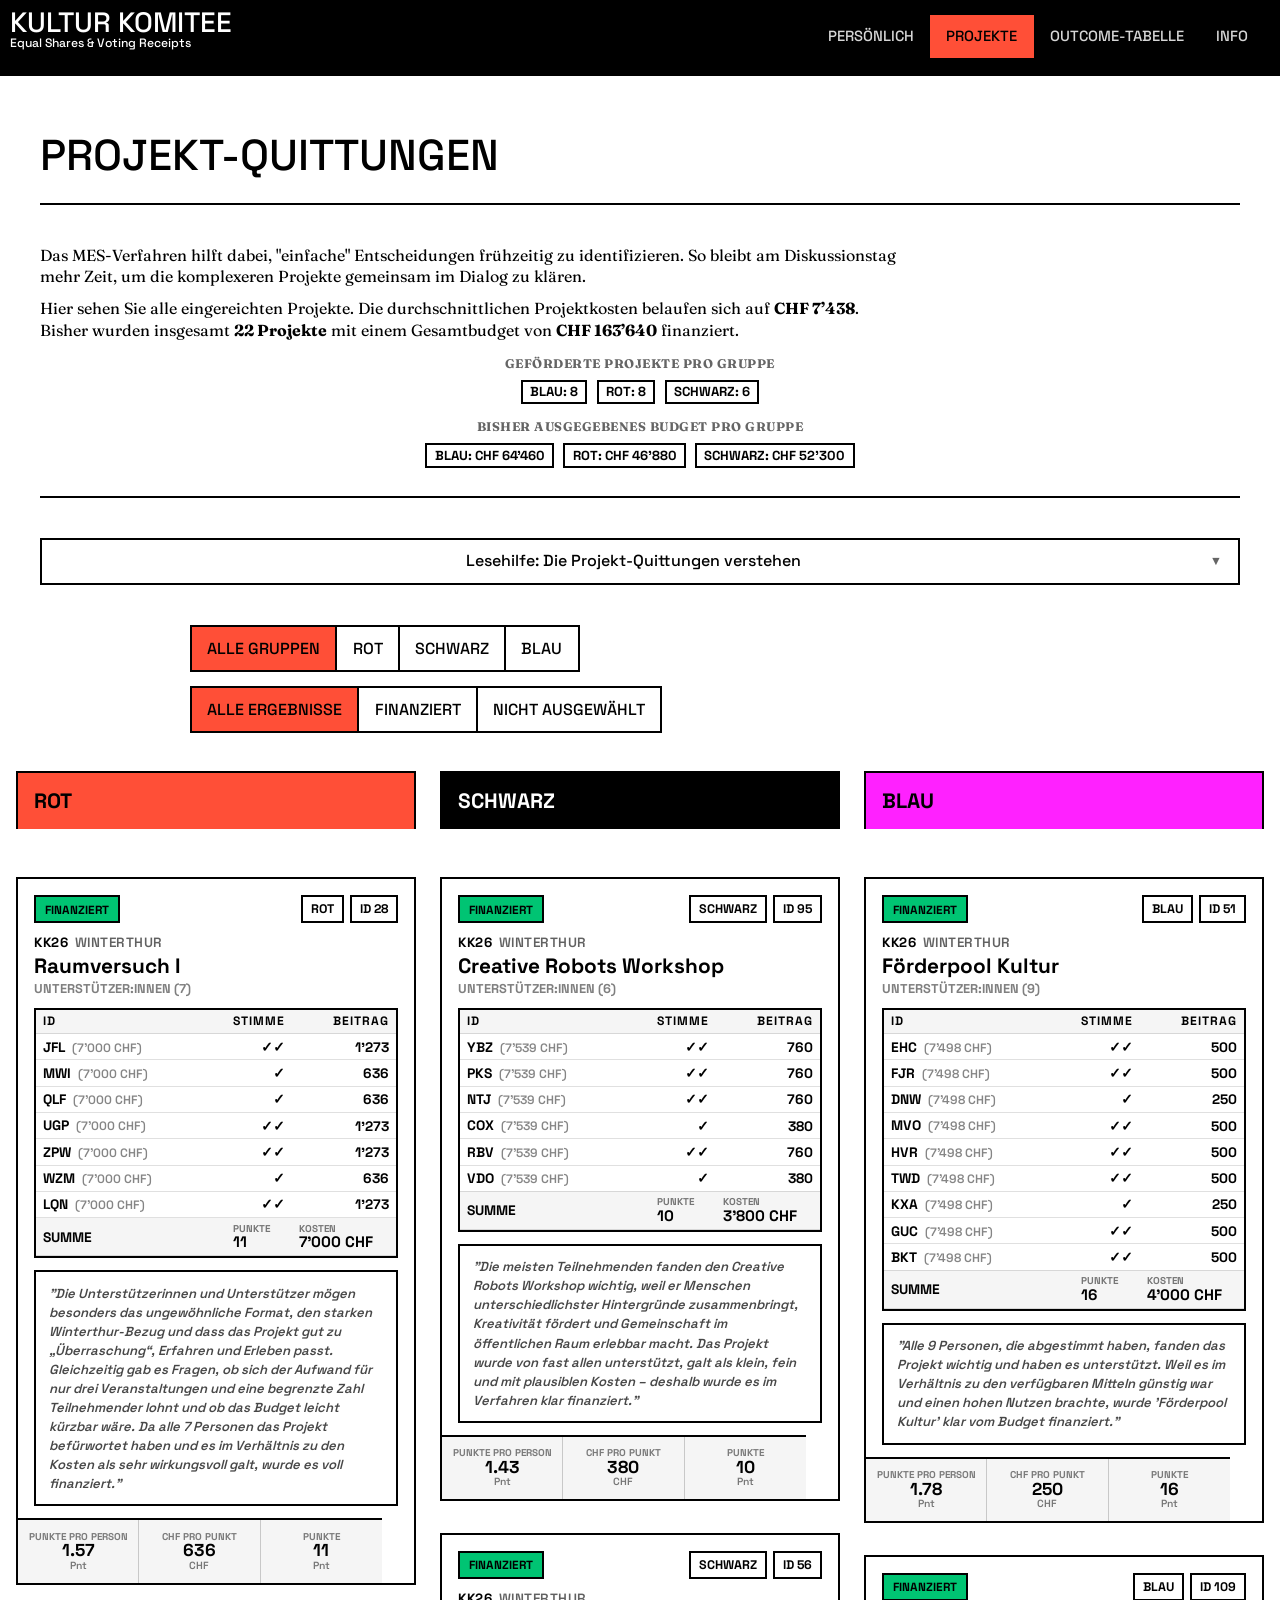
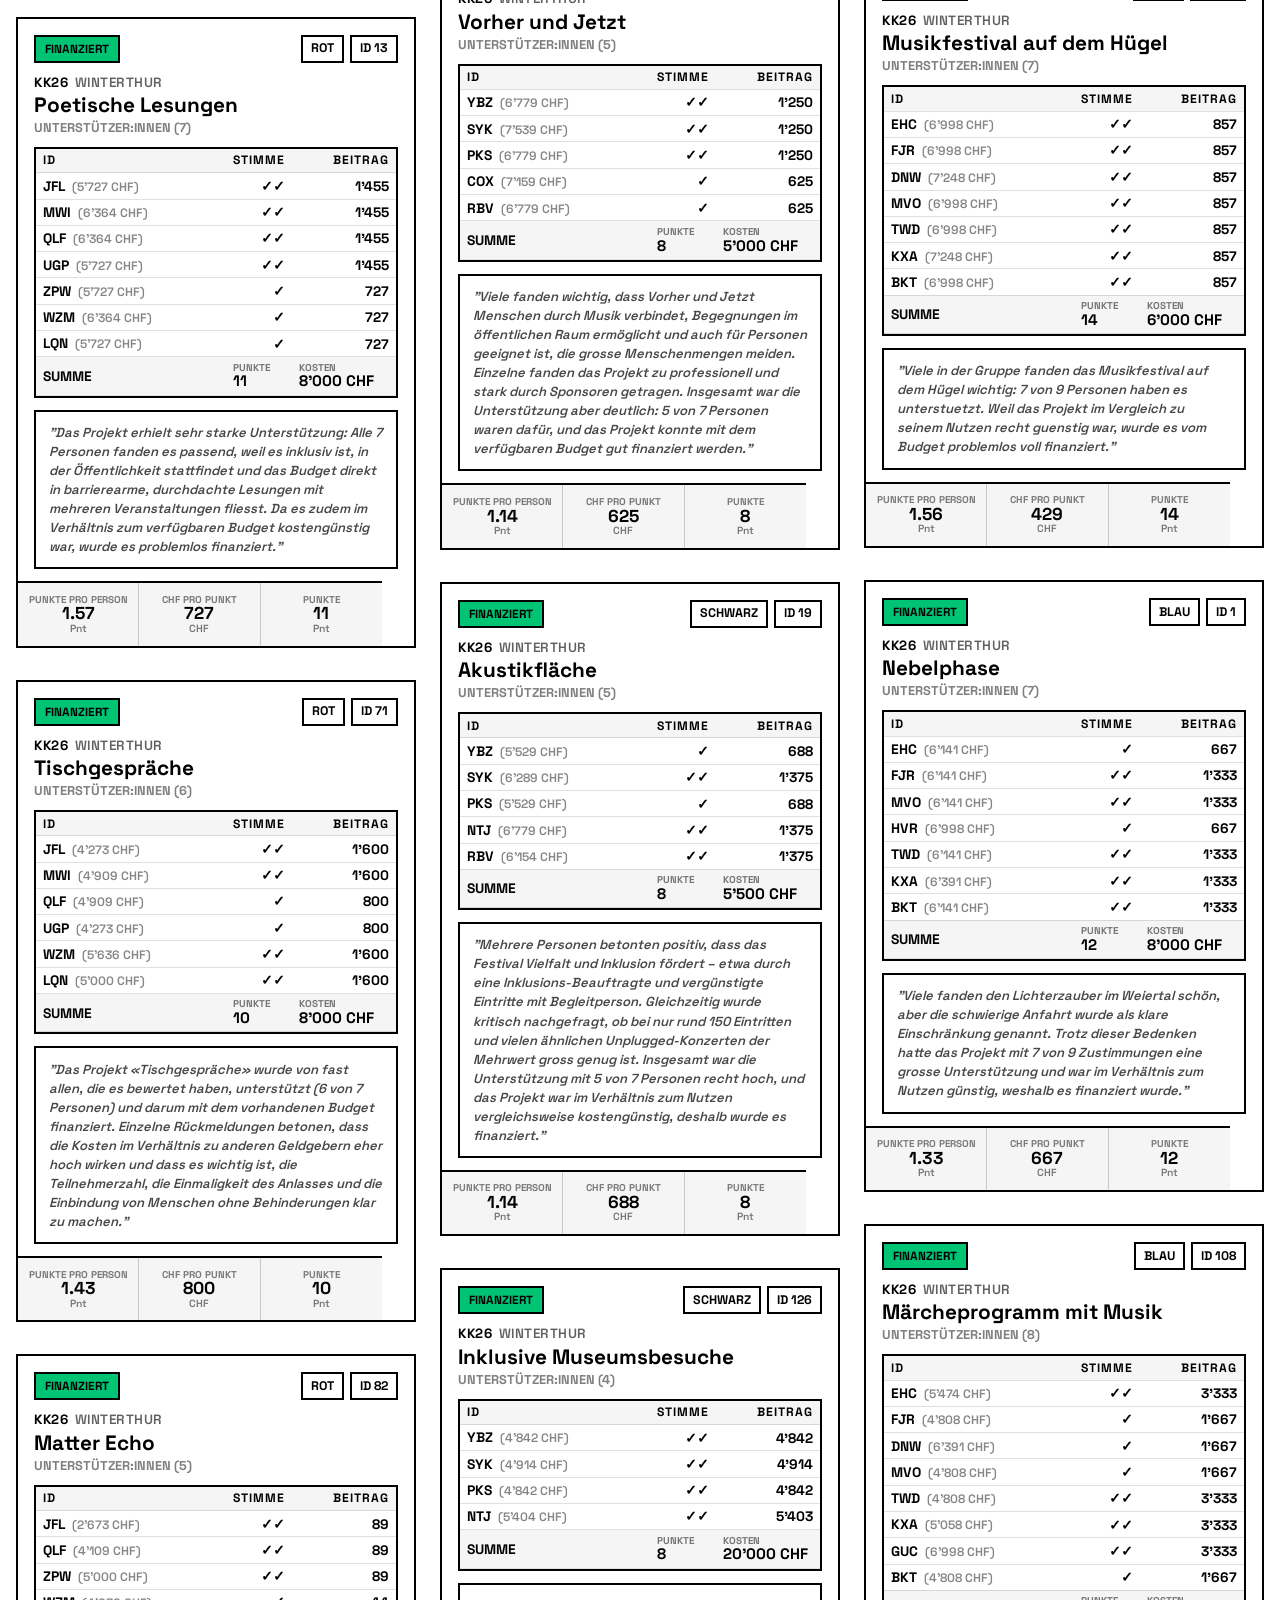
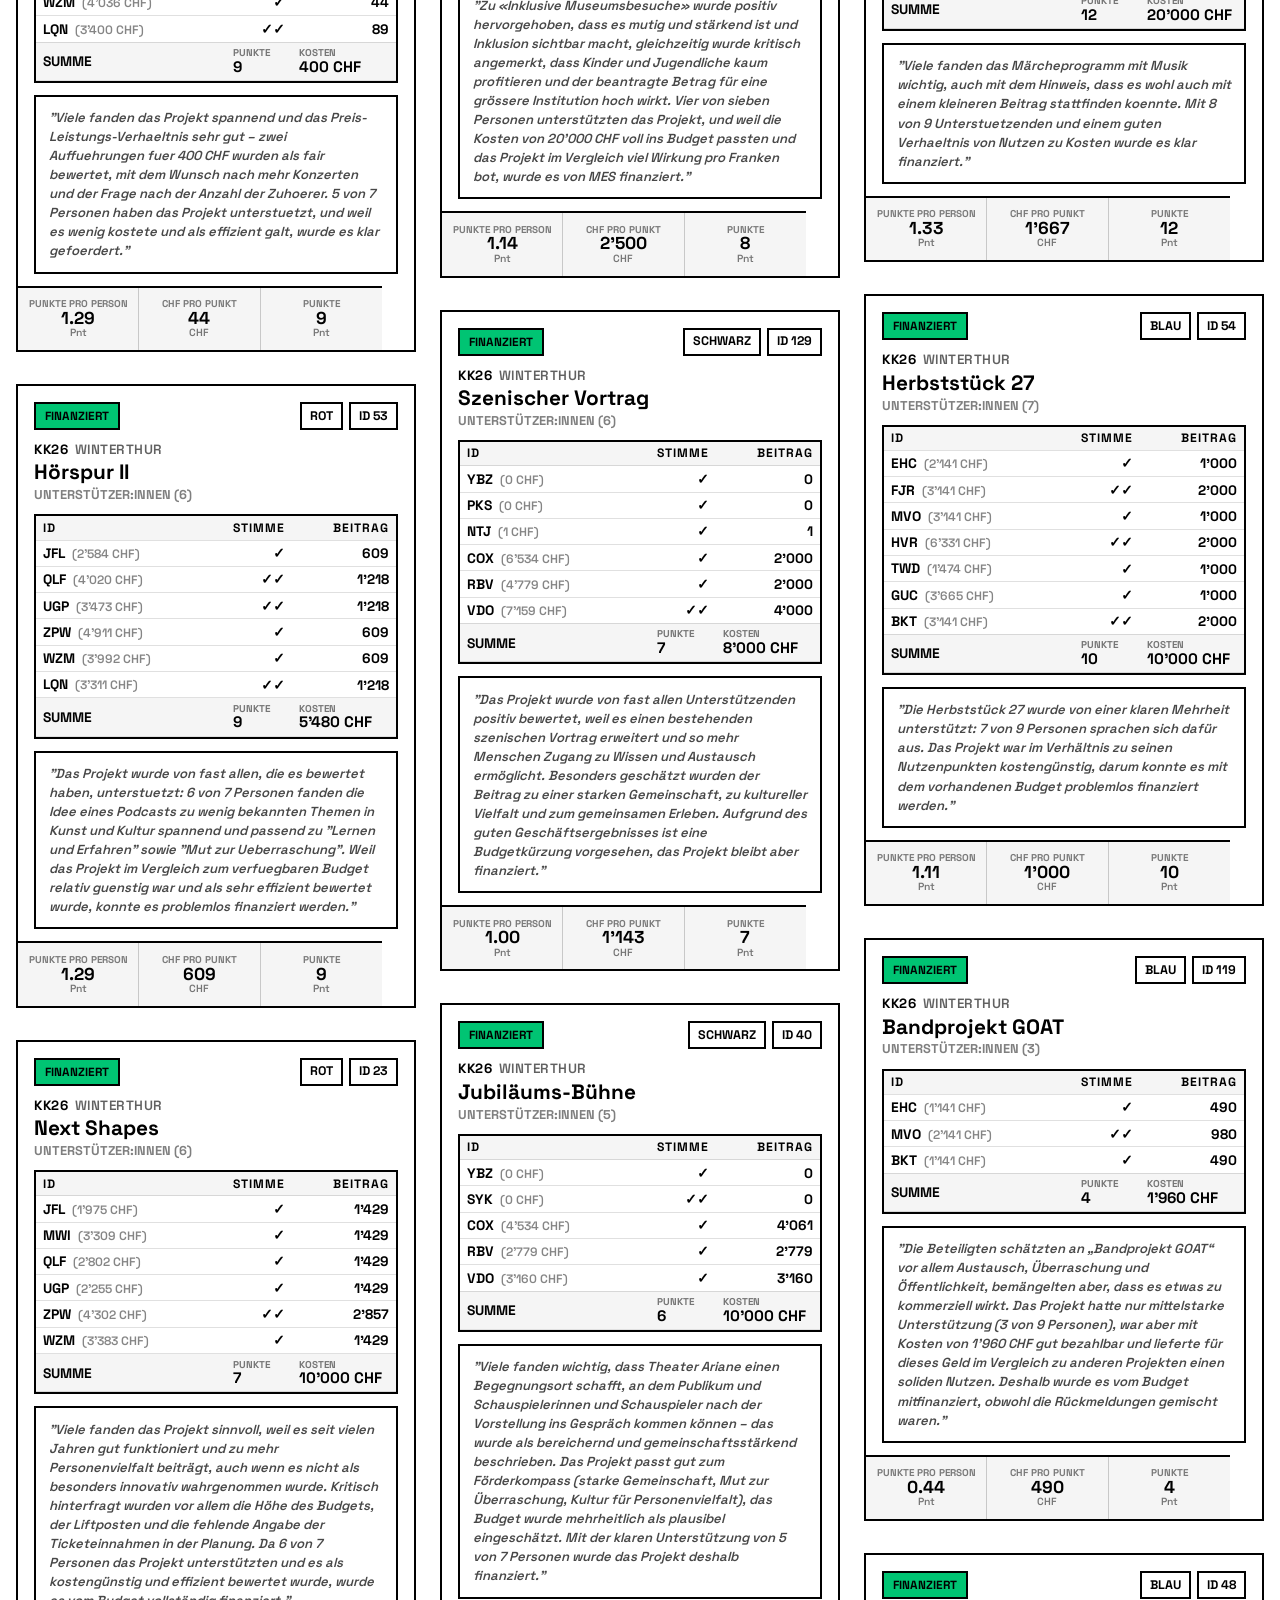
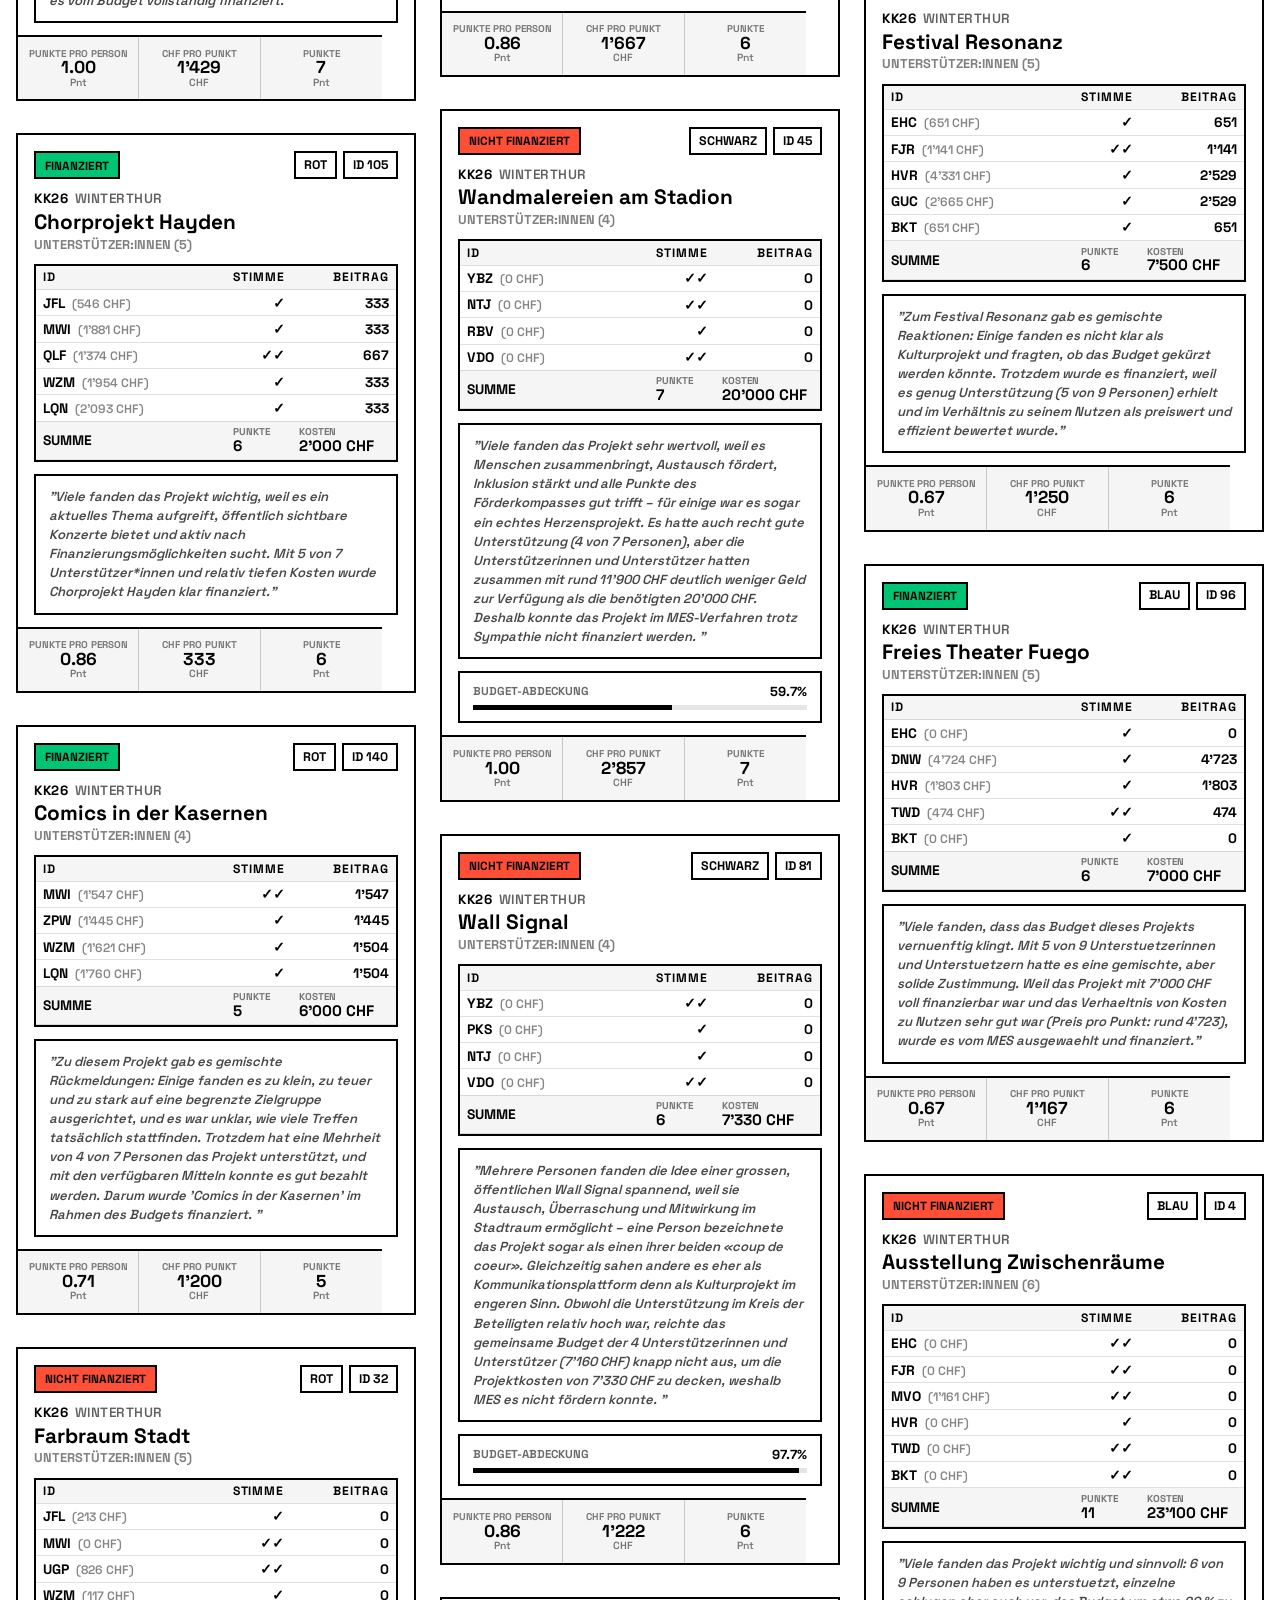
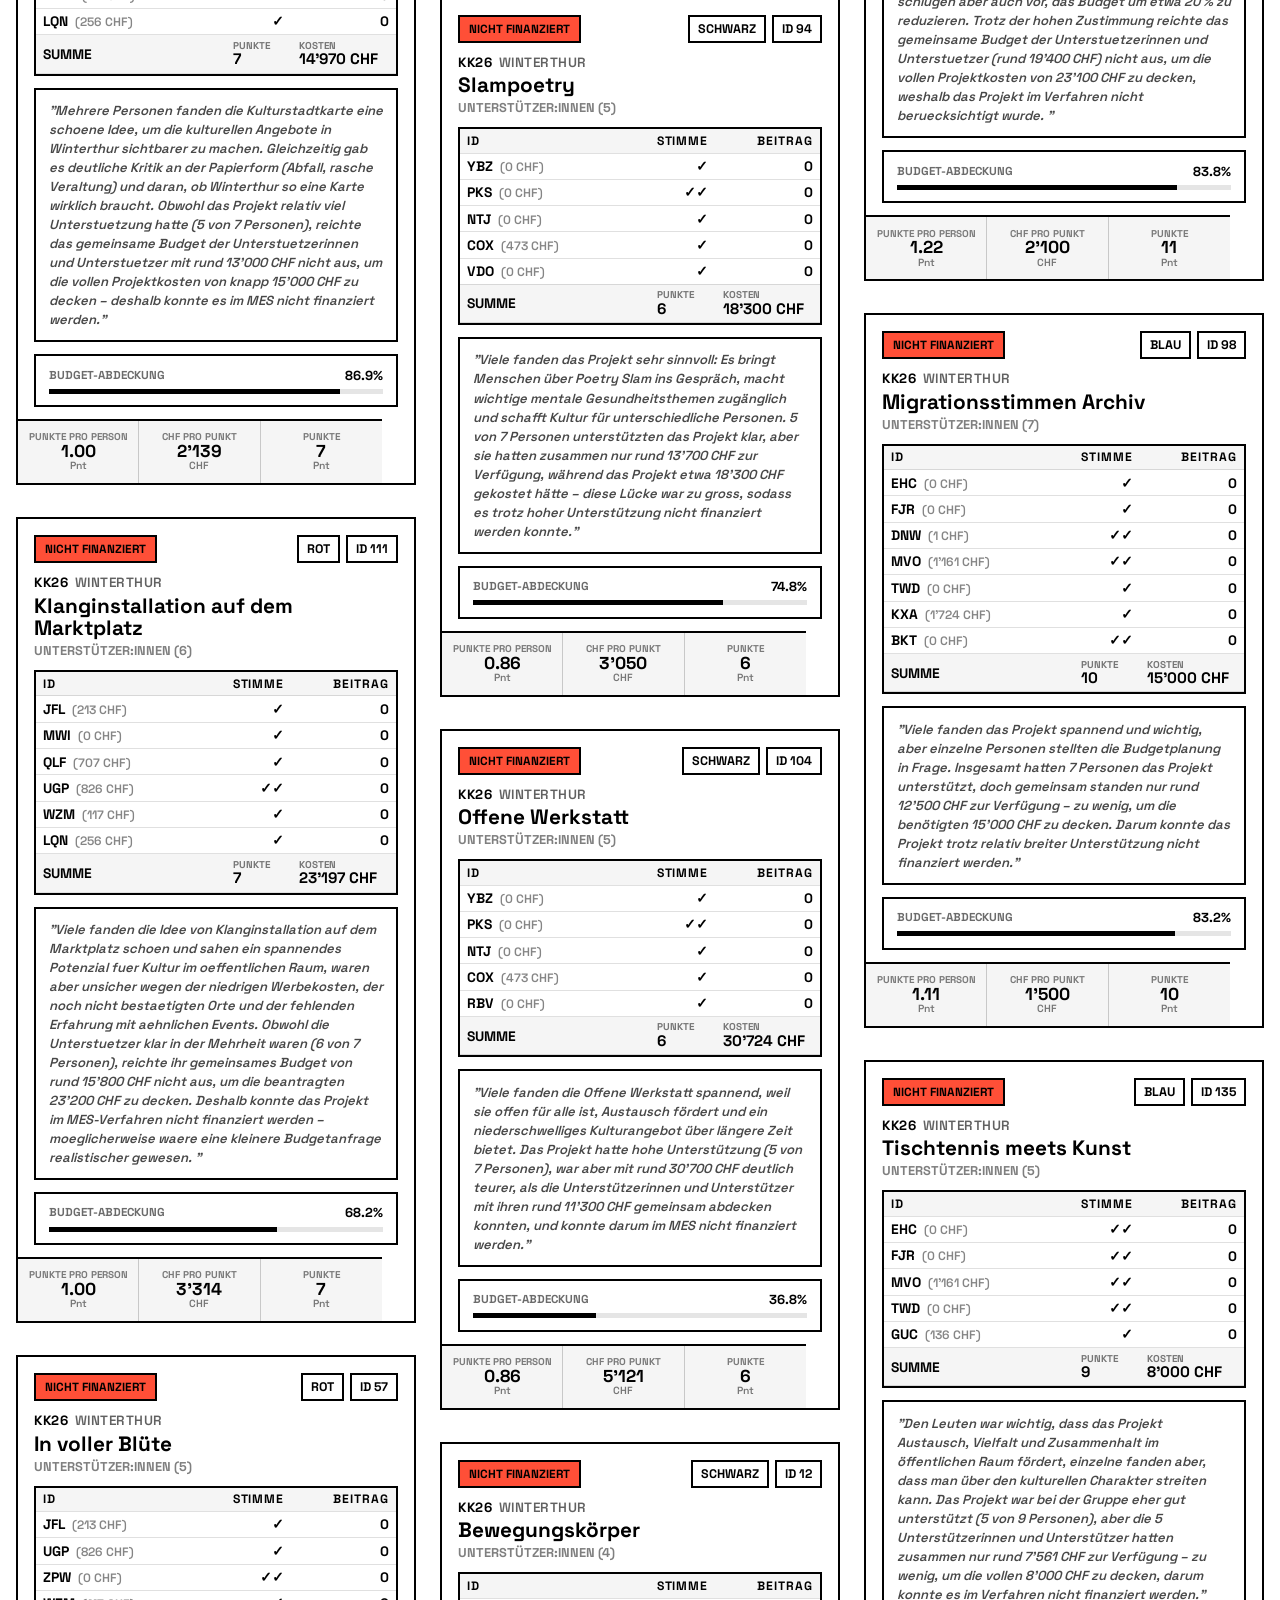
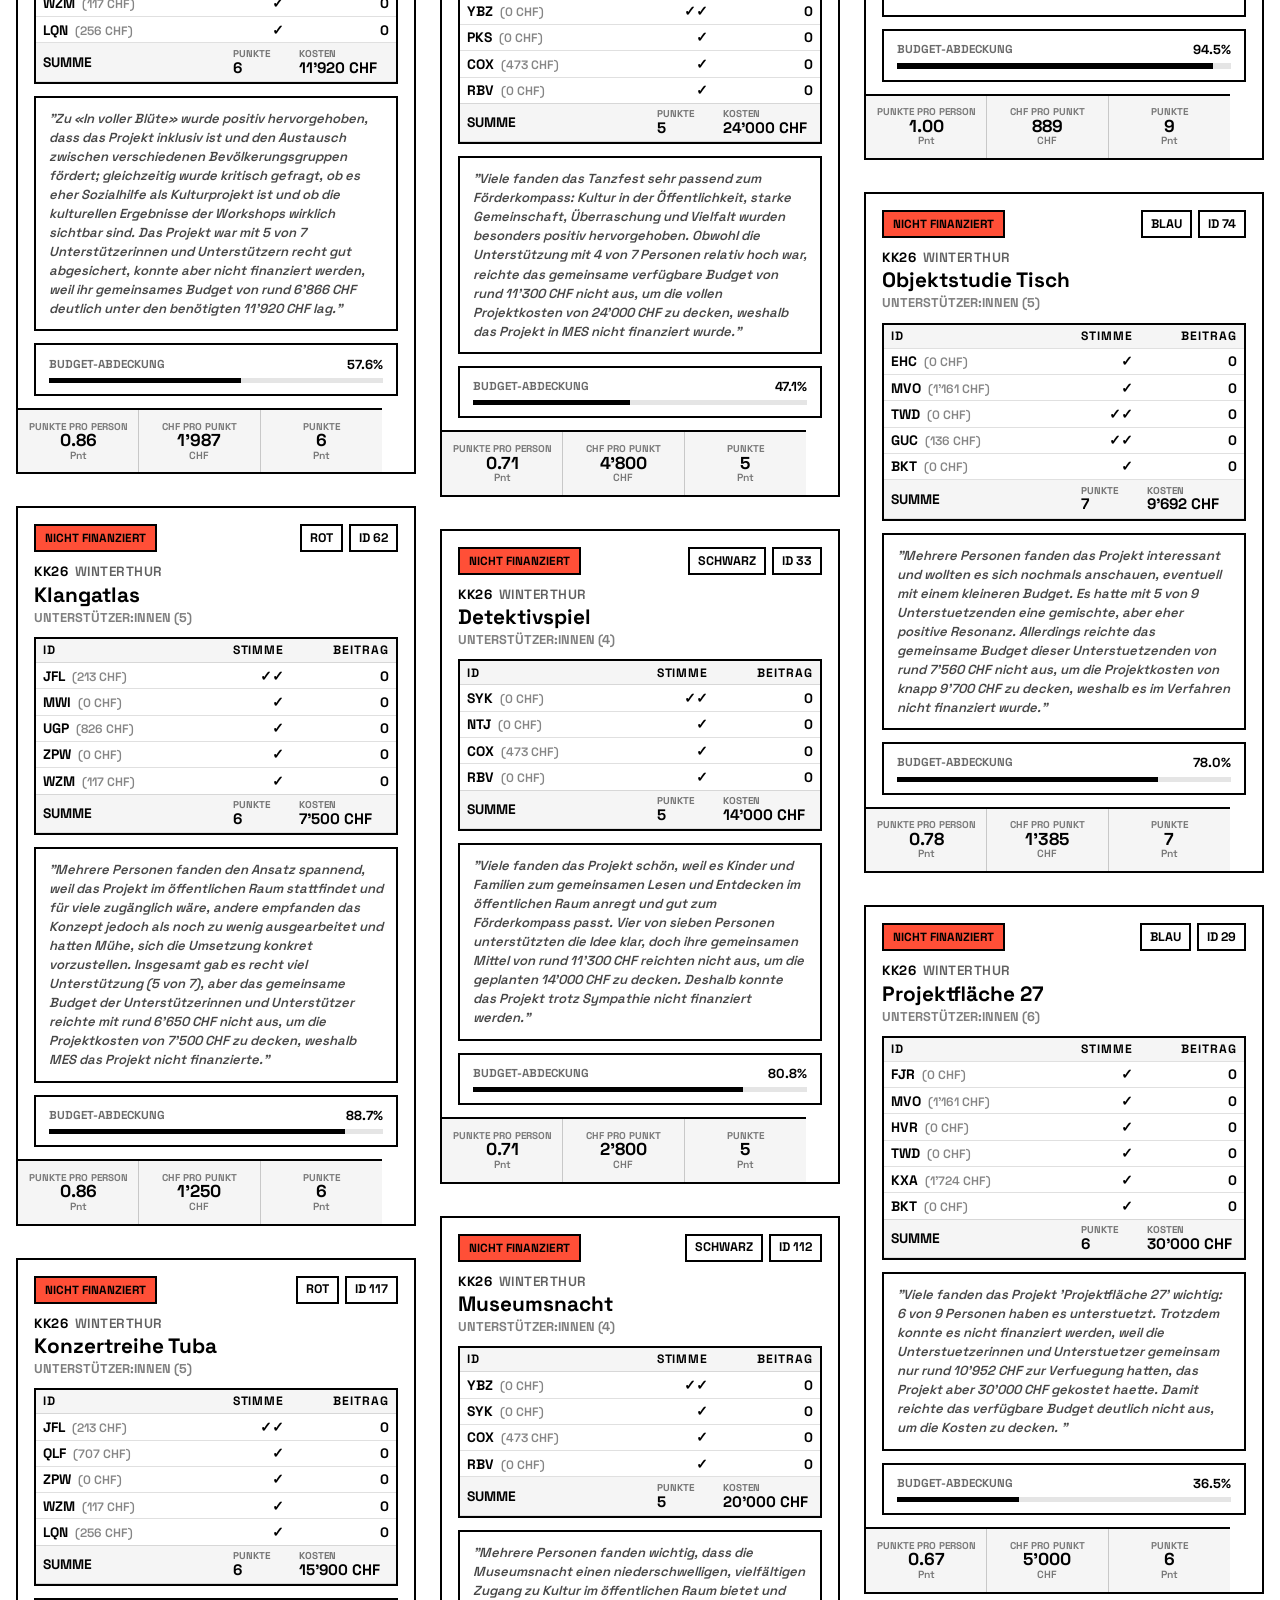
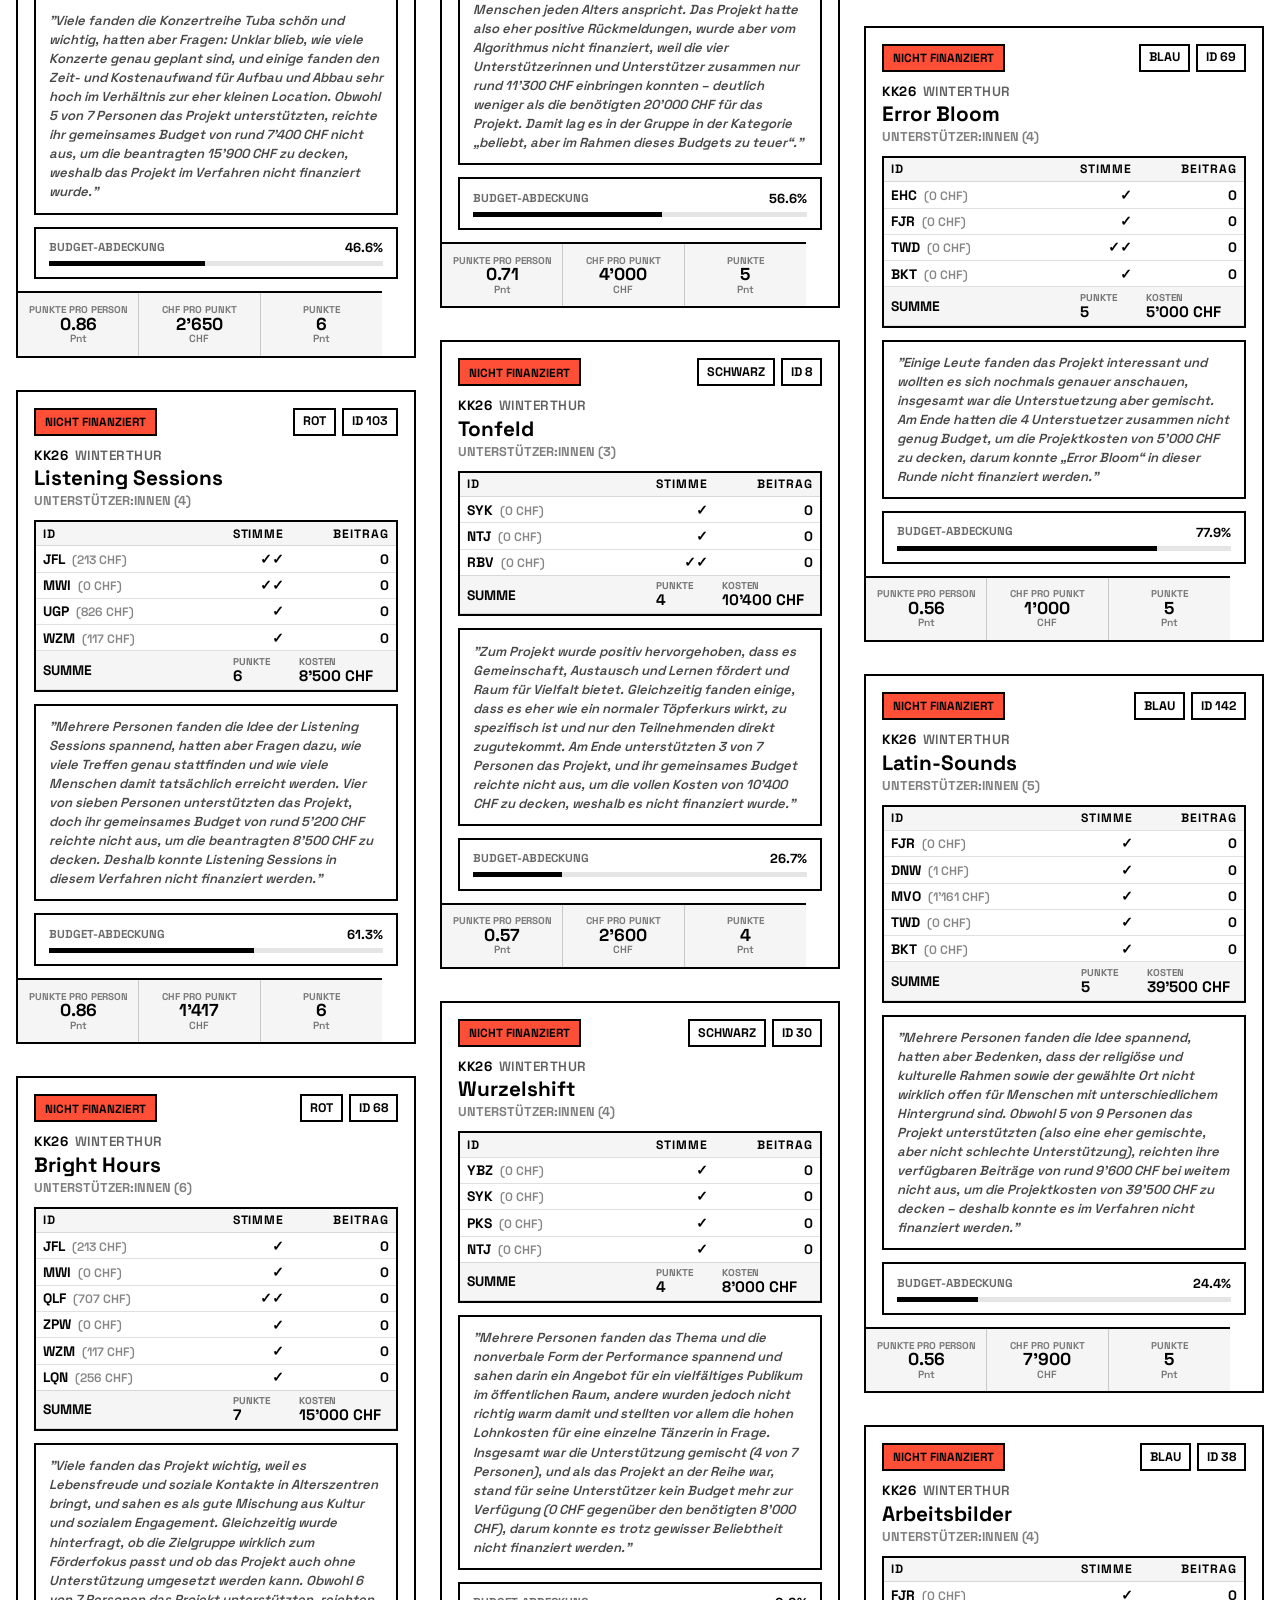
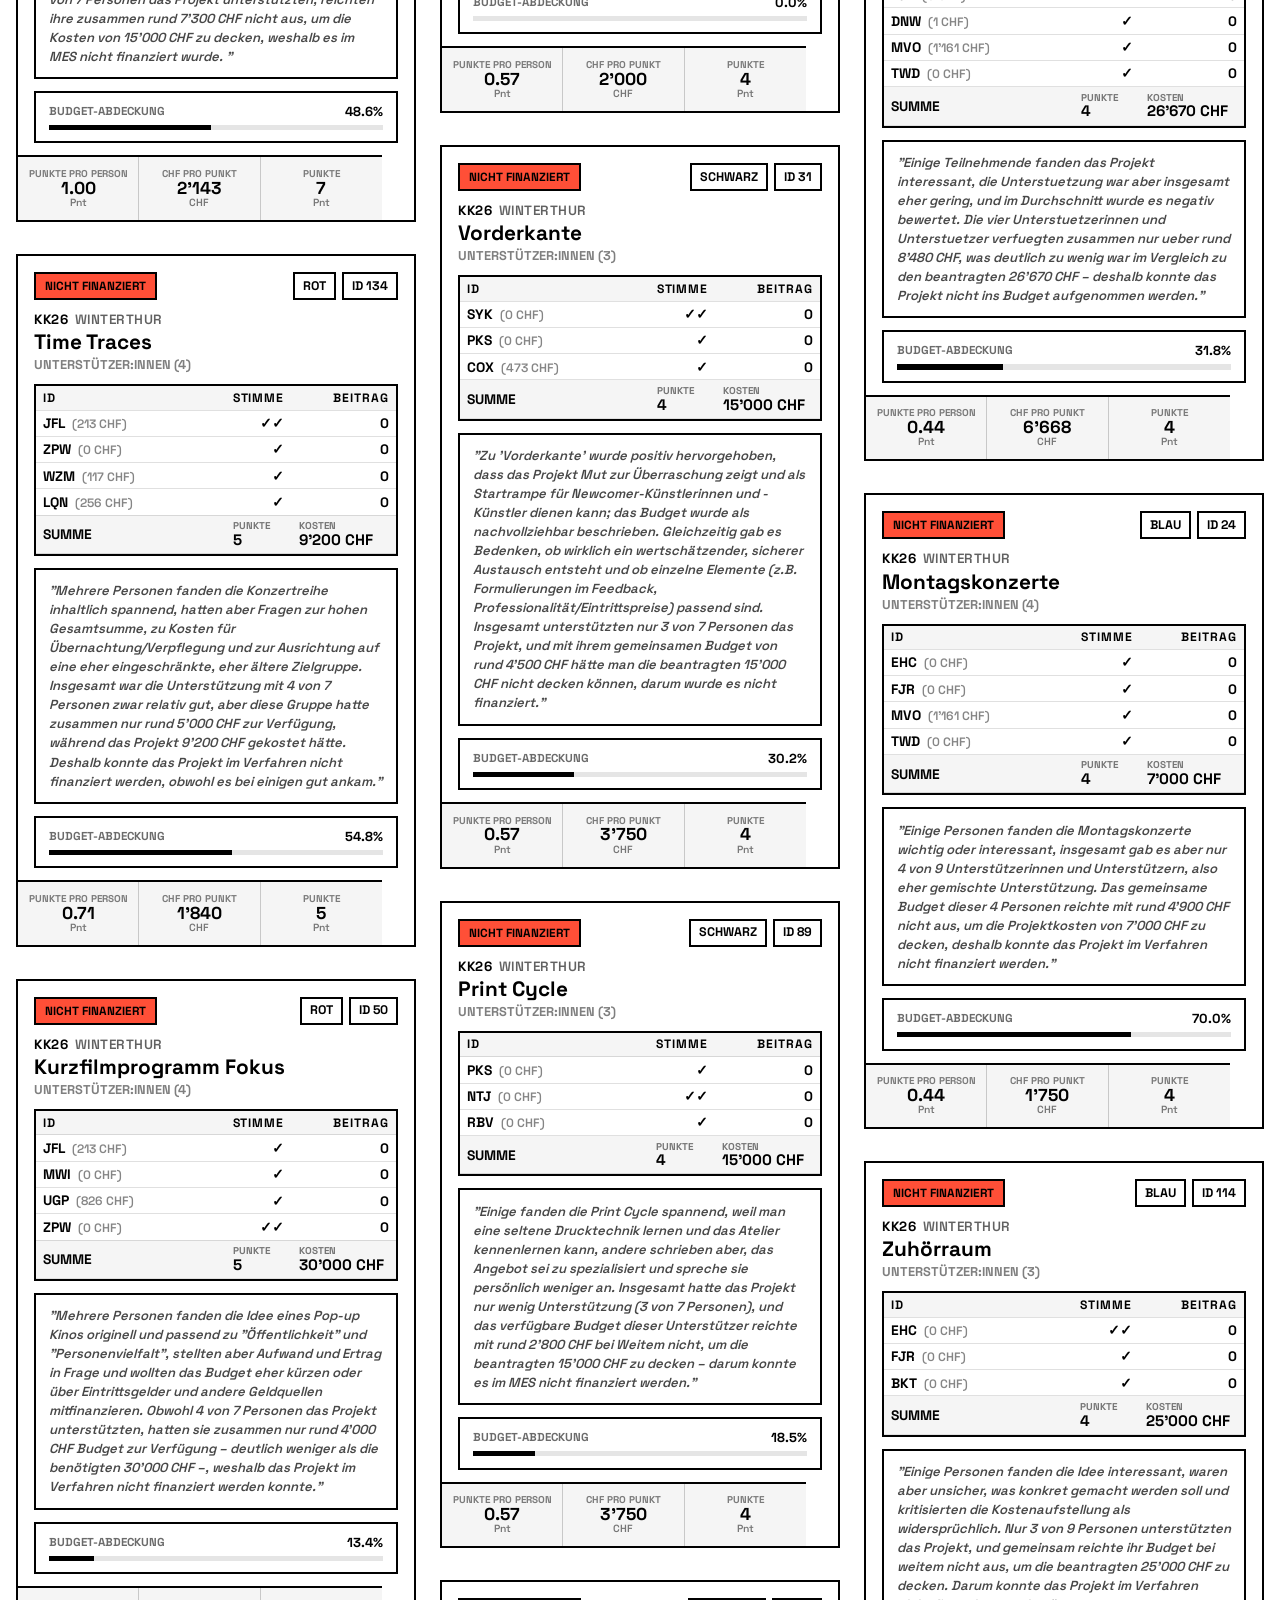
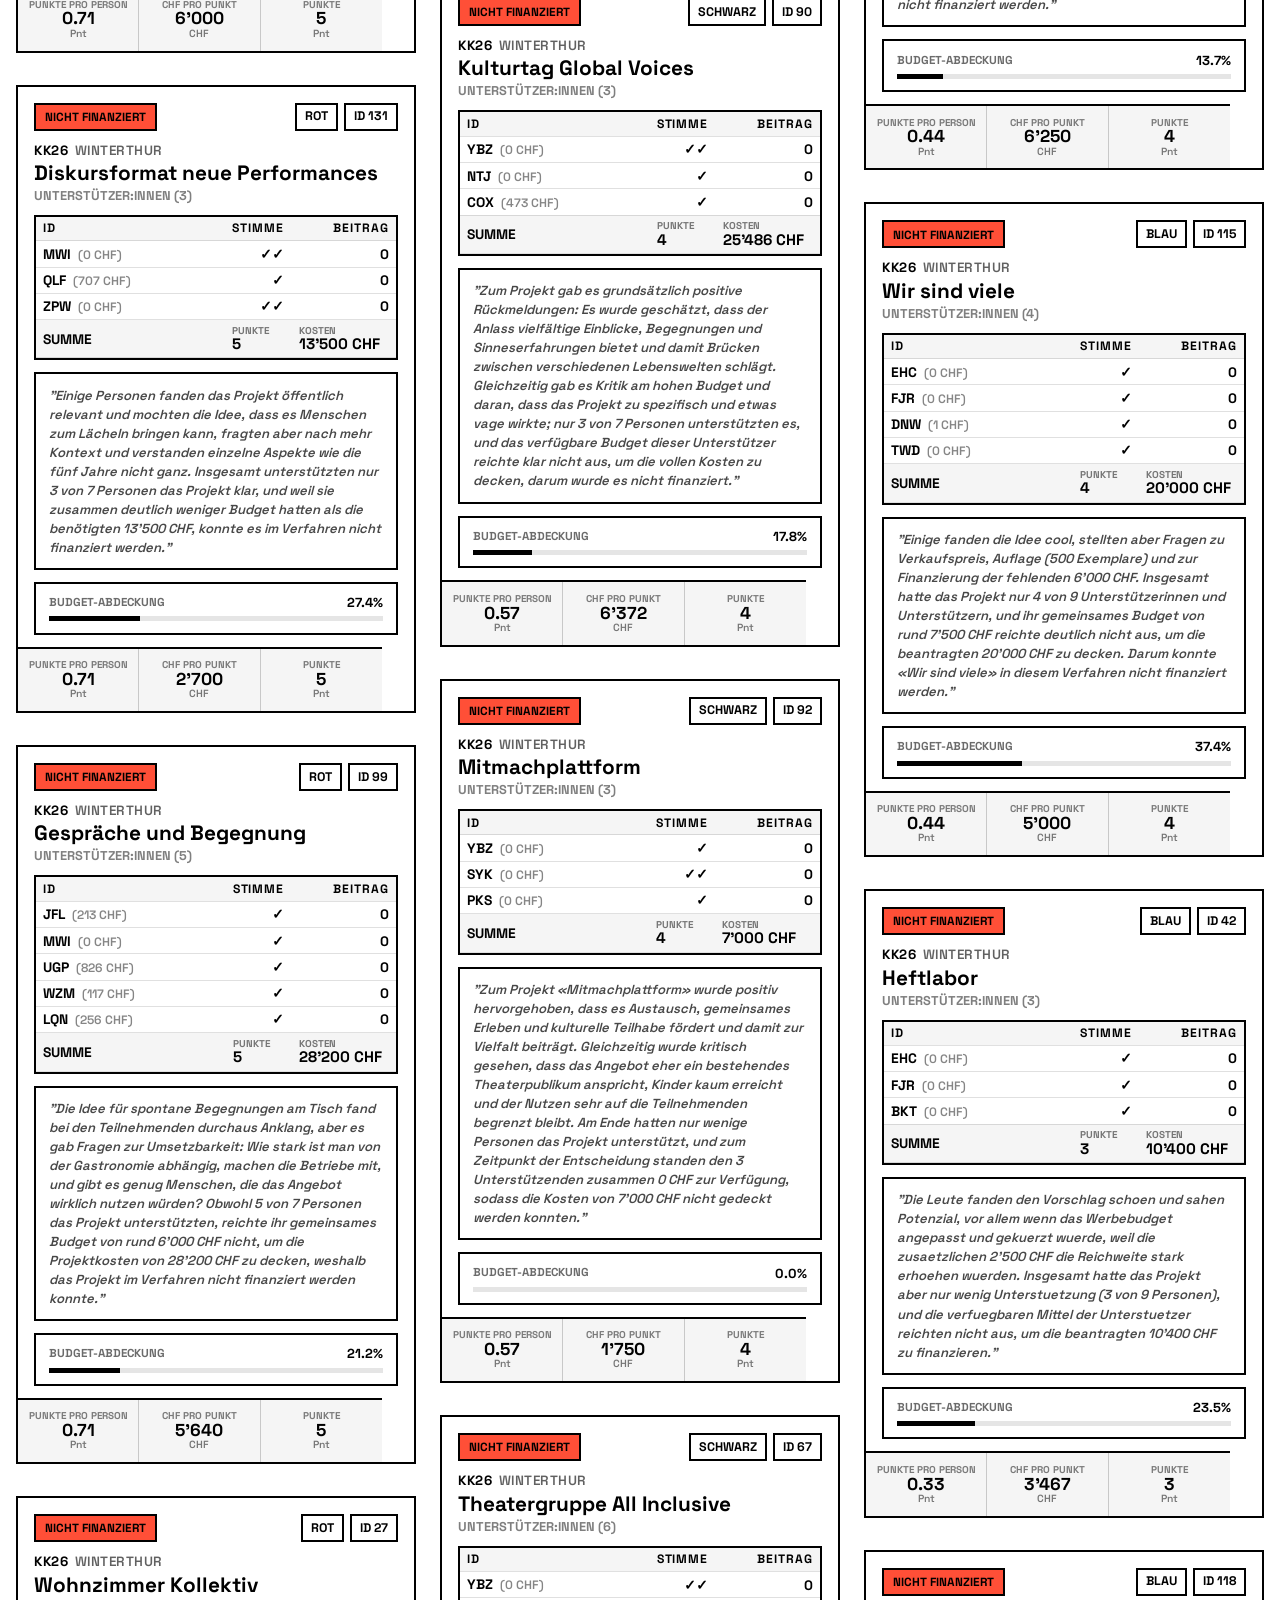
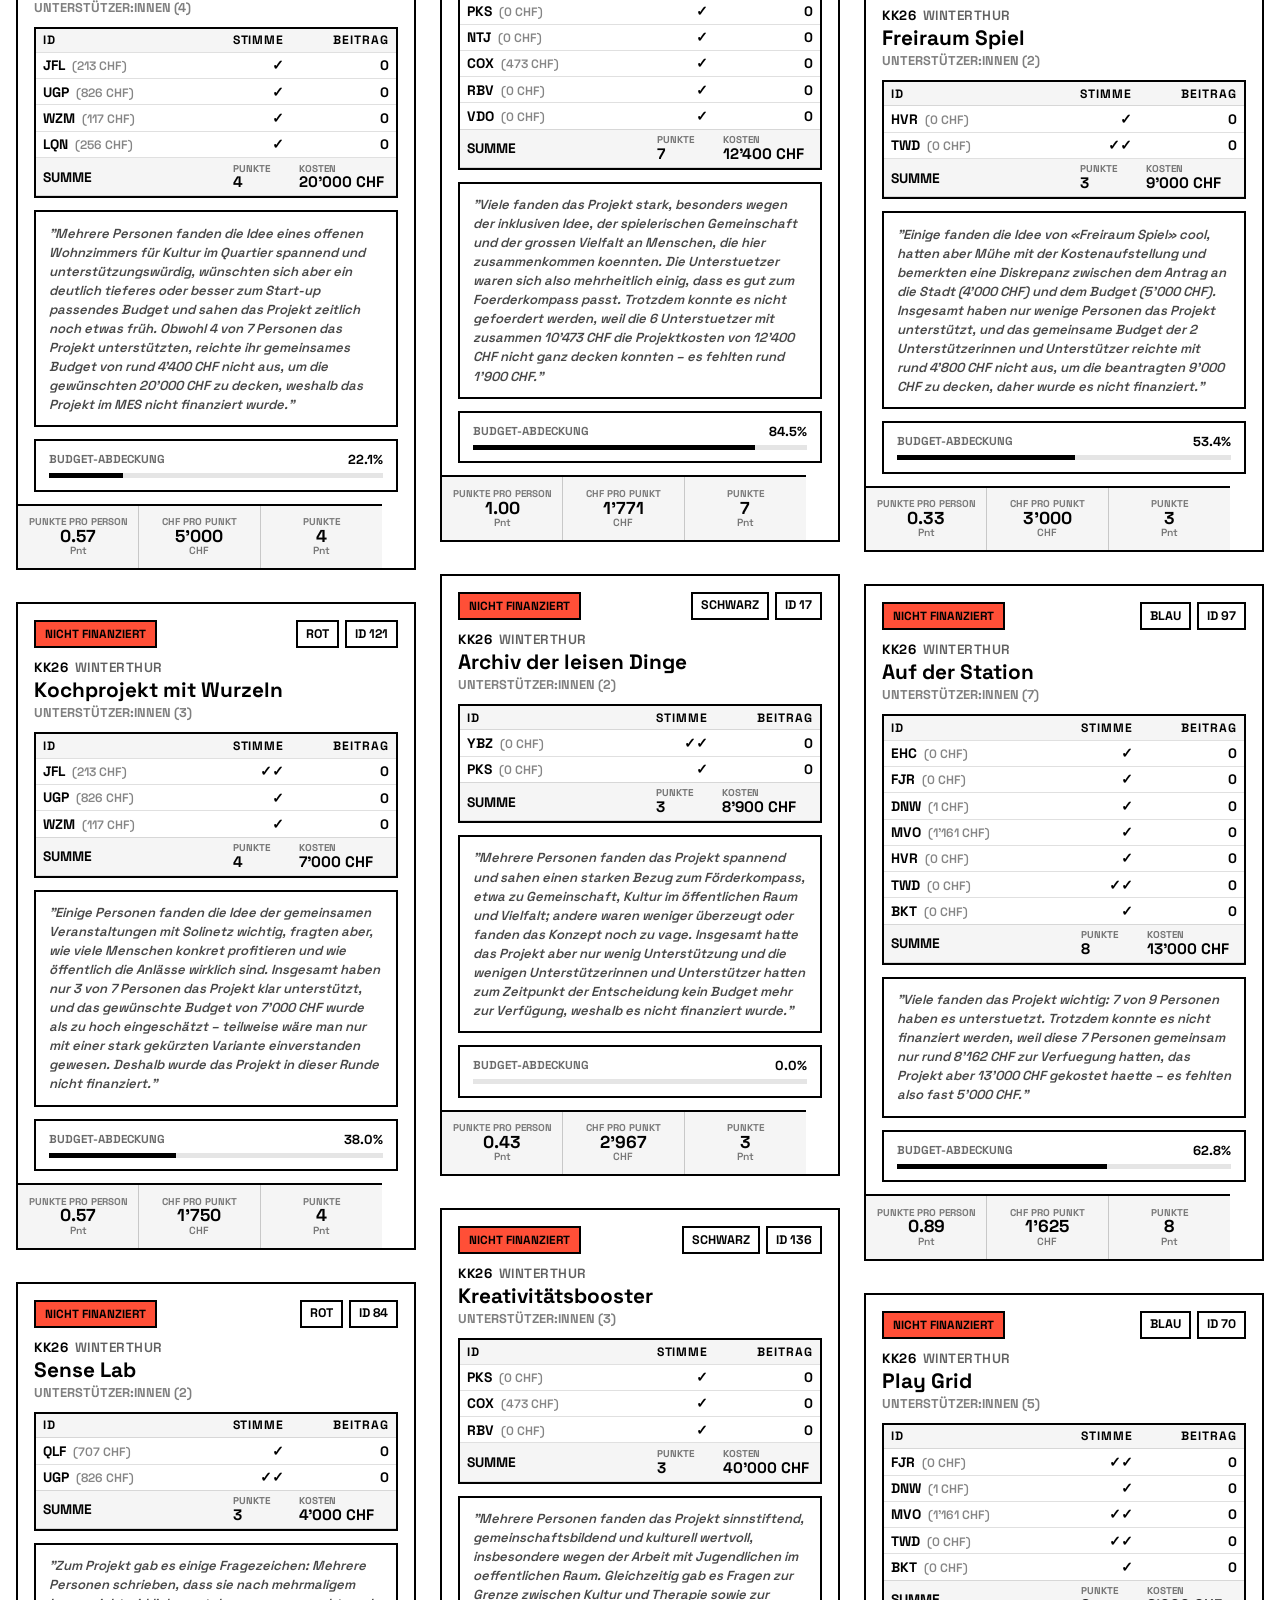
<file: projects.html>
<!DOCTYPE html>
<html lang="de">

<head>
    <meta charset="UTF-8">
    <meta name="viewport" content="width=device-width, initial-scale=1.0">
    <title>KK26 Projekt-Quittungen</title>
    <link rel="preconnect" href="https://fonts.googleapis.com">
    <link rel="preconnect" href="https://fonts.gstatic.com" crossorigin>
    <link
        href="https://fonts.googleapis.com/css2?family=JetBrains+Mono:wght@300;400;500;600;700;800&family=Inter:wght@400;500;600;700;800&display=swap"
        rel="stylesheet">
    <link rel="stylesheet" href="assets/css/common.css">
    <script src="assets/js/theme.js"></script>
    <script>initTheme();</script>
    <script src="assets/data/kk26-data.js?v=20260617-public-data-js"></script>
    <script src="assets/js/data-loader.js?v=20260617-public-data-js"></script>
    <style>
        /* Page-specific styles */




        .filter-bar {
            max-width: 900px;
            margin-left: auto;
            margin-right: auto;
        }

        .filter-bar.group-filters {
            margin-bottom: var(--spacing-sm);
        }

        .filter-bar.status-filters {
            margin-bottom: var(--spacing-xl);
        }

        .receipts-grid {
            display: grid;
            grid-template-columns: repeat(auto-fill, minmax(min(100%, 420px), 1fr));
            gap: 2rem;
            max-width: 1400px;
            margin: 0 auto;
            align-items: start;
        }

        .receipts-grid.all-groups-view {
            grid-template-columns: repeat(3, 1fr);
        }

        .group-column {
            display: grid;
            grid-template-columns: repeat(auto-fill, minmax(min(100%, 370px), 1fr));
            gap: 2rem;
            min-width: 0;
            transition: all 0.3s ease;
        }

        .receipts-grid.all-groups-view .group-column {
            display: flex;
            flex-direction: column;
        }

        @media (max-width: 1200px) {
            .receipts-grid.all-groups-view {
                grid-template-columns: 1fr;
                gap: 3rem;
            }

            .group-column {
                grid-template-columns: 1fr;
            }

            .column-header {
                font-size: 1.1rem;
                margin-bottom: 0.5rem;
                padding: 0.5rem;
            }
        }

        .column-header {
            font-family: var(--font-mono);
            font-size: var(--fs-md);
            font-weight: 800;
            text-align: center;
            padding: var(--spacing-sm);
            border-bottom: 2px solid var(--header-border);
            margin-bottom: var(--spacing-sm);
            letter-spacing: 0.2em;
            grid-column: 1 / -1;
        }

        .group-column.hidden {
            display: none;
        }

        .unfunded-explanation {
            background: rgba(0, 0, 0, 0.03);
            border: 1px dashed #ccc;
            padding: 1rem;
            margin-top: 1rem;
            border-radius: 4px;
        }

        .reason-title {
            font-family: 'JetBrains Mono', monospace;
            font-size: 0.85rem;
            font-weight: 800;
            color: #555;
            margin-bottom: 0.5rem;
            text-decoration: underline;
        }

        .reason-text {
            font-size: 0.75rem;
            line-height: 1.4;
            color: #666;
            font-style: italic;
        }


        .logo-line {
            display: flex;
            align-items: center;
            justify-content: center;
            gap: 0.7rem;
            margin-bottom: 0.3rem;
        }

        .logo {
            font-size: 2rem;
            font-weight: 800;
            letter-spacing: 0.15em;
            color: #111;
        }

        .subtitle {
            font-size: var(--fs-xs);
            font-weight: 500;
            color: #555;
            letter-spacing: 0.06em;
        }

        .subtitle.light {
            color: #888;
            font-size: var(--fs-xs);
        }

        .receipt-date {
            font-size: var(--fs-xs);
            color: #999;
            margin-top: 0.2rem;
        }

        .project-info {
            text-align: left;
            margin-bottom: 0.4rem;
            padding-left: 0.1rem;
        }

        .project-title {
            font-size: var(--fs-lg);
            font-weight: 800;
            line-height: 1.15;
            color: #111;
            margin-bottom: 0.1rem;
        }

        .project-meta {
            font-size: var(--fs-xs);
            font-weight: 500;
            color: #666;
        }

        .items-table {
            width: 100%;
            border-collapse: collapse;
            font-size: var(--fs-sm);
        }

        .items-table th {
            font-size: var(--fs-xs);
            font-weight: 700;
            color: #999;
            text-align: left;
            padding: 0.2rem 0;
            letter-spacing: 0.08em;
            border-bottom: 1px solid #d5d0c5;
        }

        .th-vote,
        .th-amount {
            text-align: right !important;
        }

        .item-row td {
            padding: 0.3rem 0;
            vertical-align: top;
        }

        .total-row {
            display: flex;
            justify-content: space-between;
            font-size: var(--fs-sm);
            padding: 0.2rem 0;
            color: #555;
            font-weight: 500;
        }

        .total-row.grand {
            font-size: var(--fs-md);
            font-weight: 800;
            color: #111;
            padding: 0.25rem 0;
        }

        .receipt-footer {
            text-align: center;
            padding-top: 0.3rem;
        }

        .footer-line {
            font-size: var(--fs-xs);
            font-weight: 500;
            color: #999;
            letter-spacing: 0.03em;
            margin-bottom: 0.1rem;
        }

        .barcode {
            font-size: var(--fs-lg);
            letter-spacing: 0.08em;
            color: #c5c0b5;
            margin-top: var(--spacing-xs);
        }

        .status-badge {
            position: absolute;
            top: var(--spacing-xs);
            right: var(--spacing-xs);
            padding: 0.35rem 0.8rem;
            border-radius: 4px;
            font-size: var(--fs-xs);
            font-weight: 800;
            letter-spacing: 0.05em;
            text-transform: uppercase;
            z-index: 10;
        }

        .status-badge.funded {
            background: #27ae60;
            color: #fff;
        }

        .status-badge.unfunded {
            background: #999;
            color: #fff;
        }

        .status-stamp {
            position: absolute;
            top: 50%;
            left: 50%;
            transform: translate(-50%, -50%) rotate(-15deg);
            font-size: 4.5rem;
            font-weight: 900;
            opacity: 0.06;
            pointer-events: none;
            z-index: 5;
            white-space: nowrap;
            text-transform: uppercase;
            border: 8px solid;
            padding: 0.5rem 1.5rem;
            border-radius: 12px;
        }

        .status-stamp.funded {
            color: #27ae60;
            border: none;
            font-size: 8rem;
            opacity: 0.1;
        }

        .status-stamp.unfunded {
            color: #888;
            border: none;
            font-size: 8rem;
            opacity: 0.1;
        }

        .unfunded-explanation {
            background: rgba(0, 0, 0, 0.03);
            border: 1px solid #ccc;
            padding: var(--spacing-sm);
            border-radius: 4px;
            margin: var(--spacing-sm) 0;
            text-align: center;
        }

        .reason-title {
            font-size: var(--fs-sm);
            font-weight: 800;
            color: #444;
            letter-spacing: 0.05em;
            margin-bottom: var(--spacing-xs);
        }

        .reason-text {
            font-size: var(--fs-xs);
            color: #666;
            line-height: 1.4;
        }

        @media print {
            @page {
                margin: 0.7cm;
            }

            * {
                -webkit-print-color-adjust: exact !important;
                print-color-adjust: exact !important;
            }

            .page-header,
            .filter-bar,
            .intro-section,
            .intro-dropdown,
            #tech-info,
            .column-header,
            .nav-toggle,
            .theme-toggle,
            footer {
                display: none !important;
            }

            body {
                margin: 0;
                padding: 0;
                background: white !important;
            }

            .receipts-grid {
                display: block !important;
                padding: 0.15cm 0.2cm 0.2cm !important;
                background: white !important;
            }

            .group-column {
                display: grid !important;
                grid-template-columns: repeat(2, minmax(0, 1fr)) !important;
                gap: 0.9rem !important;
                align-items: start !important;
                page-break-before: always;
                break-before: page;
                margin: 0 !important;
                background: white !important;
            }

            .receipts-grid.all-groups-view .group-column {
                display: grid !important;
                grid-template-columns: repeat(2, minmax(0, 1fr)) !important;
                gap: 0.9rem !important;
                align-items: start !important;
                page-break-before: always;
                break-before: page;
                margin: 0 !important;
            }

            .group-column:first-child,
            .receipts-grid.all-groups-view .group-column:first-child {
                page-break-before: avoid !important;
                break-before: auto !important;
            }

            .receipt {
                page-break-inside: avoid;
                margin: 0;
                break-inside: avoid;
                transform: none !important;
                filter: none !important;
                box-shadow: none !important;
                background: transparent !important;
            }

            .receipt-body {
                box-shadow: none !important;
                border: none !important;
                background: white !important;
            }

            .receipt-edge {
                display: none !important;
            }

            .receipt-modern {
                background: #fff !important;
                box-shadow: none !important;
                filter: none !important;
                border: 1px solid rgba(0, 0, 0, 0.08) !important;
                isolation: isolate !important;
                overflow: hidden !important;
            }

            .receipt-content,
            .reasoning-box,
            .rejection-box,
            .project-bottom-bar,
            .project-bottom-metric,
            .project-bottom-metric-primary {
                box-shadow: none !important;
                background-image: none !important;
            }

            .status-modern-banner {
                box-shadow: none !important;
            }

            .receipt-content,
            .items-table,
            .items-table thead,
            .items-table tbody,
            .items-table tr,
            .items-table th,
            .items-table td {
                background: #fff !important;
            }

            .receipt-modern.funded .reasoning-box {
                background: #eef8f9 !important;
                border-color: #d2eaed !important;
            }

            .receipt-modern.funded .project-bottom-bar {
                background: #eef8f9 !important;
                border-top-color: #d2eaed !important;
            }

            .receipt-modern.funded .project-bottom-metric-primary {
                background: #eef3f8 !important;
                border-color: #cdd8e4 !important;
            }

            .receipt-modern.unfunded .rejection-box {
                background: #fdf0f0 !important;
            }

            .receipt-modern .receipt-top-meta > span:last-child {
                background: #f1f4f7 !important;
            }

            /* Make sections more compact */
            .rejection-box {
                padding: 0.4rem 0.6rem !important;
                margin-bottom: 0.4rem !important;
            }

            .reasoning-box {
                padding: 0.5rem 0.65rem !important;
                margin-bottom: 0.4rem !important;
            }

            .project-bottom-bar {
                padding: 0.4rem 0.8rem !important;
            }

            .project-bottom-metric span {
                font-size: 0.6rem !important;
            }

            .project-bottom-metric div {
                font-size: 0.9rem !important;
            }

            .project-bottom-metric-primary span {
                font-size: 0.62rem !important;
            }

            .project-bottom-metric-primary div {
                font-size: 1.1rem !important;
            }
        }

        @media (max-width: 1100px) {
            .receipts-grid {
                grid-template-columns: 1fr;
                gap: var(--spacing-sm);
            }

            .group-column {
                gap: var(--spacing-sm);
            }
        }

        @media (max-width: 700px) {
            .receipts-grid.all-groups-view {
                grid-template-columns: 1fr !important;
                gap: 1.25rem !important;
            }

            .group-column {
                grid-template-columns: 1fr !important;
                gap: 1.25rem !important;
            }

            .receipt-header-modern {
                flex-direction: column !important;
                gap: 0.55rem !important;
            }

            .receipt-brand-line {
                padding-top: 0.7rem !important;
            }

            .receipt-top-meta {
                width: 100%;
                justify-content: flex-start !important;
            }

            .project-title {
                font-size: 1.2rem !important;
                line-height: 1.2 !important;
            }

            .supporter-budget-note {
                display: none;
            }

            .project-bottom-bar {
                flex-wrap: wrap !important;
                justify-content: space-between !important;
                gap: 0.6rem !important;
                padding: 0.65rem 0.9rem !important;
                margin-left: -0.9rem !important;
                margin-right: -0.9rem !important;
            }

            .project-bottom-metric {
                min-width: calc(50% - 0.4rem);
            }

            .receipt-content {
                padding-left: 0.9rem !important;
                padding-right: 0.9rem !important;
            }
        }

        .receipt-modern.project-card {
            background: #ffffff !important;
            border: 2px solid #000000 !important;
            border-left: 2px solid #000000 !important;
            border-top: 2px solid #000000 !important;
            border-radius: 0 !important;
            box-shadow: none !important;
            color: #000000 !important;
            overflow: hidden !important;
            font-family: var(--font-main) !important;
        }

        .receipt-modern.project-card.funded,
        .receipt-modern.project-card.unfunded {
            border-left: 2px solid #000000 !important;
        }

        .receipt-modern.project-card .receipt-content.project-card-content {
            display: grid !important;
            gap: 0.75rem !important;
            padding: 1rem !important;
        }

        .project-card-topline,
        .project-card-header,
        .project-bottom-bar,
        .budget-coverage-topline {
            width: 100%;
        }

        .project-card-topline {
            display: flex;
            align-items: flex-start;
            justify-content: space-between;
            gap: 0.75rem;
        }

        .project-card-status {
            display: inline-flex;
            align-items: center;
            min-height: 1.75rem;
            padding: 0.3rem 0.55rem;
            background: #000000;
            border: 2px solid #000000;
            color: #ffffff;
            font-family: var(--font-main);
            font-size: 0.74rem;
            font-weight: 700;
            line-height: 1;
            text-transform: uppercase;
            white-space: nowrap;
        }

        .receipt-modern.project-card.funded .project-card-status {
            background: var(--accent-green);
            color: #000000;
        }

        .receipt-modern.project-card.unfunded .project-card-status {
            background: var(--accent-red);
            color: #000000;
        }

        .receipt-modern.project-card .receipt-top-meta {
            display: flex !important;
            justify-content: flex-end !important;
            align-items: center !important;
            gap: 0.38rem !important;
            flex-wrap: wrap !important;
        }

        .receipt-modern.project-card .group-pill,
        .receipt-modern.project-card .project-id-pill {
            display: inline-flex !important;
            align-items: center !important;
            min-height: 1.75rem !important;
            padding: 0.3rem 0.5rem !important;
            background: #ffffff !important;
            border: 2px solid #000000 !important;
            border-radius: 0 !important;
            box-shadow: none !important;
            color: #000000 !important;
            font-family: var(--font-main) !important;
            font-size: 0.78rem !important;
            font-weight: 700 !important;
            letter-spacing: 0 !important;
            line-height: 1 !important;
        }

        .receipt-modern.project-card .project-card-header {
            display: grid;
            gap: 0.22rem;
        }

        .receipt-modern.project-card .receipt-brand-line {
            display: flex !important;
            align-items: center !important;
            gap: 0.4rem !important;
            padding: 0 !important;
        }

        .receipt-modern.project-card .logo-small,
        .receipt-modern.project-card .subtitle-small {
            color: #000000 !important;
            font-family: var(--font-main) !important;
            font-size: 0.84rem !important;
            font-weight: 700 !important;
            letter-spacing: 0.04em !important;
            text-transform: uppercase !important;
        }

        .receipt-modern.project-card .subtitle-small {
            color: rgba(0, 0, 0, 0.62) !important;
            font-weight: 600 !important;
        }

        .receipt-modern.project-card .project-title {
            color: #000000 !important;
            font-family: var(--font-main) !important;
            font-size: 1.3rem !important;
            font-weight: 700 !important;
            line-height: 1.08 !important;
            margin: 0 !important;
            overflow-wrap: anywhere;
        }

        .project-supporter-count {
            color: rgba(0, 0, 0, 0.5);
            font-family: var(--font-main);
            font-size: 0.8rem;
            font-weight: 700;
            text-transform: uppercase;
        }

        .supporter-table-frame {
            border: 2px solid #000000;
            overflow: hidden;
        }

        .receipt-modern.project-card .project-supporters-table {
            width: 100% !important;
            background: #ffffff !important;
            border-collapse: collapse !important;
            font-family: var(--font-main) !important;
            font-size: 0.86rem !important;
        }

        .receipt-modern.project-card .project-supporters-table th,
        .receipt-modern.project-card .project-supporters-table td {
            border-bottom: 1px solid rgba(0, 0, 0, 0.12) !important;
            color: #000000 !important;
            padding: 0.28rem 0.45rem !important;
            vertical-align: middle;
        }

        .receipt-modern.project-card .project-supporters-table th {
            background: #f5f5f5 !important;
            font-size: 0.76rem !important;
            font-weight: 700 !important;
            text-align: left;
            text-transform: uppercase;
        }

        .supporter-id-col {
            width: 55%;
        }

        .supporter-vote-col {
            width: 15%;
            text-align: right !important;
        }

        .supporter-amount-col {
            width: 30%;
            text-align: right !important;
        }

        .receipt-modern.project-card .project-supporter-row .item-title {
            font-weight: 700;
            overflow: hidden;
            text-overflow: ellipsis;
            white-space: nowrap;
        }

        .supporter-budget {
            color: rgba(0, 0, 0, 0.48);
            font-size: 0.76rem;
            font-weight: 600;
            margin-left: 0.18rem;
        }

        .receipt-modern.project-card .project-supporter-row .item-vote,
        .receipt-modern.project-card .project-supporter-row .item-amount {
            text-align: right;
            font-weight: 700;
            white-space: nowrap;
        }

        .receipt-modern.project-card .supporter-total-row {
            background: #f5f5f5 !important;
        }

        .receipt-modern.project-card .supporter-total-row td {
            font-weight: 700;
            text-transform: uppercase;
        }

        .supporter-total-row span {
            display: block;
            color: rgba(0, 0, 0, 0.52);
            font-size: 0.62rem;
            font-weight: 700;
        }

        .supporter-total-row strong {
            display: block;
            font-size: 0.95rem;
            line-height: 1.1;
        }

        .receipt-modern.project-card .reasoning-box,
        .receipt-modern.project-card .rejection-box {
            background: #ffffff !important;
            border: 2px solid #000000 !important;
            border-left: 2px solid #000000 !important;
            border-radius: 0 !important;
            box-shadow: none !important;
            margin: 0 !important;
            padding: 0.7rem 0.8rem !important;
        }

        .receipt-modern.project-card .reasoning-box p {
            color: rgba(0, 0, 0, 0.72);
            font-size: 0.82rem;
            font-style: italic;
            font-weight: 600;
            line-height: 1.45;
            margin: 0;
        }

        .budget-coverage-topline {
            display: flex;
            align-items: center;
            justify-content: space-between;
            gap: 1rem;
            color: rgba(0, 0, 0, 0.58);
            font-size: 0.72rem;
            font-weight: 700;
            text-transform: uppercase;
        }

        .budget-coverage-topline strong {
            color: #000000;
            font-size: 0.82rem;
        }

        .budget-coverage-track {
            height: 0.32rem;
            margin-top: 0.35rem;
            background: rgba(0, 0, 0, 0.1);
            overflow: hidden;
        }

        .budget-coverage-fill {
            width: var(--coverage);
            height: 100%;
            background: #000000;
        }

        .receipt-modern.project-card .project-bottom-bar {
            display: grid !important;
            grid-template-columns: repeat(3, minmax(0, 1fr)) !important;
            gap: 0 !important;
            margin: 0 -1rem -1rem !important;
            padding: 0 !important;
            background: #f5f5f5 !important;
            border: 0 !important;
            border-top: 2px solid #000000 !important;
            border-radius: 0 !important;
        }

        .receipt-modern.project-card .project-bottom-metric,
        .receipt-modern.project-card .project-bottom-metric-primary {
            display: grid !important;
            align-content: center !important;
            justify-items: center !important;
            min-width: 0 !important;
            min-height: 3.9rem !important;
            padding: 0.55rem 0.45rem !important;
            background: transparent !important;
            border: 0 !important;
            border-right: 1px solid rgba(0, 0, 0, 0.18) !important;
            border-radius: 0 !important;
            box-shadow: none !important;
            color: #000000 !important;
            text-align: center !important;
        }

        .receipt-modern.project-card .project-bottom-metric:last-child {
            border-right: 0 !important;
        }

        .receipt-modern.project-card .project-bottom-metric span {
            color: rgba(0, 0, 0, 0.5) !important;
            font-family: var(--font-main) !important;
            font-size: 0.62rem !important;
            font-weight: 700 !important;
            letter-spacing: 0 !important;
            text-transform: uppercase !important;
        }

        .receipt-modern.project-card .project-bottom-metric strong {
            color: #000000 !important;
            font-family: var(--font-main) !important;
            font-size: 1.08rem !important;
            font-weight: 700 !important;
            line-height: 1 !important;
        }

        .receipt-modern.project-card .project-bottom-metric small {
            color: rgba(0, 0, 0, 0.52);
            font-size: 0.65rem;
            font-weight: 600;
        }

        @media (max-width: 700px) {
            .receipt-modern.project-card .receipt-content.project-card-content {
                padding: 0.85rem !important;
            }

            .project-card-topline {
                align-items: center;
            }

            .receipt-modern.project-card .receipt-top-meta {
                justify-content: flex-end !important;
            }

            .receipt-modern.project-card .project-bottom-bar {
                grid-template-columns: 1fr !important;
                margin: 0 -0.85rem -0.85rem !important;
            }

            .receipt-modern.project-card .project-bottom-metric {
                border-right: 0 !important;
                border-bottom: 1px solid rgba(0, 0, 0, 0.18) !important;
            }

            .receipt-modern.project-card .project-bottom-metric:last-child {
                border-bottom: 0 !important;
            }
        }
    </style>
</head>

<body>
    <button class="theme-toggle" onclick="toggleTheme()" title="Design umschalten">
        <span class="icon-moon">🌙</span>
        <span class="icon-sun" style="display: none;">☀️</span>
    </button>

    <div class="nav-toggle">
        <a href="index.html" class="nav-link">Persönlich</a>
        <a href="projects.html" class="nav-link active">Projekte</a>
        <a href="outcomes.html" class="nav-link">Outcome-Tabelle</a>
        <a href="info.html" class="nav-link">Info</a>
    </div>
    <div class="page-header">
        <div class="brand-logo">
            <span class="brand-logo-title">KULTUR KOMITEE</span>
            <span class="brand-logo-subtitle">Equal Shares &amp; Voting Receipts</span>
        </div>
        <h1>Projekt-Quittungen</h1>
    </div>

    <div class="intro-section" id="intro-text">
        <p>Laden der Daten...</p>
    </div>

    <details class="intro-dropdown" id="tech-info">
        <summary>Lesehilfe: Die Projekt-Quittungen verstehen</summary>
        <div class="dropdown-content">
            <div class="tech-grid single-column">
                <div class="tech-item highlight-step">
                    <h4>Rang (Position in der Prüfung)</h4>
                    <p>Der <strong>Rang</strong> zeigt die Reihenfolge, in der der MES-Algorithmus die Projekte geprüft hat. Niedrigerer Rang = früher betrachtet. Geförderte Projekte stehen immer vor nicht geförderten.</p>
                </div>
                <div class="tech-item highlight-step">
                    <h4>Punkte</h4>
                    <p>Die <strong>Punkte</strong> zeigen die Summe aller Stimmen (Ja = 2 Punkte, Eher Ja = 1 Punkt). Je höher die Punktzahl, desto beliebter war das Projekt in der Gruppe.</p>
                </div>
                <div class="tech-item highlight-step">
                    <h4>Pro Person (durchschnittliche Kosten)</h4>
                    <p>Diese Zahl zeigt, wie viel das Projekt pro Unterstützende/r kosten würde, wenn die <strong>Kosten</strong> gleichmässig aufgeteilt würden. Je niedriger, desto breiter verteilt sich die Last.</p>
                </div>
                <div class="tech-item highlight-step">
                    <h4>Kosten (Gesamtbudget des Projekts)</h4>
                    <p>Die <strong>Kosten</strong> zeigen das beantragte Gesamtbudget in CHF. Bei geförderten Projekten wurde dieser Betrag bewilligt und von den Unterstützenden gemeinsam finanziert.</p>
                </div>
                <div class="tech-item highlight-step">
                    <h4>Unterstützer:innen & Beiträge</h4>
                    <p>Die Tabelle listet alle Personen auf, die mit <strong>Ja</strong> oder <strong>Eher Ja</strong> gestimmt haben. Bei geförderten Projekten sehen Sie den individuellen <strong>Beitrag</strong> jeder Person – berechnet proportional zur Stimme und zum verfügbaren Budget.</p>
                </div>
                <div class="tech-item highlight-step">
                    <h4>Fehlbetrag (bei nicht geförderten Projekten)</h4>
                    <p>Wenn ein Projekt <strong>NICHT FINANZIERT</strong> wurde, zeigt der <strong>Fehlbetrag</strong>, wie viel zusätzliches Budget die Unterstützenden gebraucht hätten. Das erklärt, warum das Projekt abgelehnt wurde.</p>
                </div>
                <div class="tech-item highlight-step">
                    <h4>Mehr erfahren</h4>
                    <p>Ausführliche Informationen zum Method of Equal Shares Verfahren finden Sie auf <a href="https://equalshares.net/de/explanation/" target="_blank" rel="noopener noreferrer" style="color: var(--accent-blue); text-decoration: underline; font-weight: 700;">equalshares.net/de/explanation</a></p>
                </div>
            </div>
        </div>
    </details>

    <div class="filter-bar group-filters">
        <button class="filter-btn active" data-filter-group="ALL" onclick="setGroupFilter('ALL')">ALLE GRUPPEN</button>
        <button class="filter-btn" data-filter-group="ROT" onclick="setGroupFilter('ROT')">ROT</button>
        <button class="filter-btn" data-filter-group="SCHWARZ" onclick="setGroupFilter('SCHWARZ')">SCHWARZ</button>
        <button class="filter-btn" data-filter-group="BLAU" onclick="setGroupFilter('BLAU')">BLAU</button>
    </div>

    <div class="filter-bar status-filters">
        <button class="filter-btn active" data-filter-status="ALL" onclick="setStatusFilter('ALL')">ALLE ERGEBNISSE</button>
        <button class="filter-btn color-funded" data-filter-status="FUNDED" onclick="setStatusFilter('FUNDED')">FINANZIERT</button>
        <button class="filter-btn color-unfunded" data-filter-status="UNFUNDED" onclick="setStatusFilter('UNFUNDED')">NICHT AUSGEWÄHLT</button>
    </div>


    <style>
        /* Tooltip Styles */
        .tooltip {
            position: absolute;
            background: #fff;
            color: #111;
            padding: var(--spacing-sm);
            border-radius: 12px;
            box-shadow: 0 10px 40px rgba(0, 0, 0, 0.15);
            border: 1px solid #eee;
            z-index: 9999;
            opacity: 0;
            visibility: hidden;
            transform: translateY(10px);
            transition: all 0.2s cubic-bezier(0.175, 0.885, 0.32, 1.275);
            pointer-events: none;
            width: 250px;
            font-family: var(--font-main);
        }

        .tooltip.show {
            opacity: 1;
            visibility: visible;
            transform: translateY(0);
        }

        body.dark-mode .tooltip {
            background: #222;
            color: #fff;
            border-color: #333;
            box-shadow: 0 10px 40px rgba(0, 0, 0, 0.5);
        }

        .tooltip-title {
            font-family: var(--font-mono);
            font-weight: 800;
            font-size: var(--fs-sm);
            margin-bottom: var(--spacing-sm);
            padding-bottom: var(--spacing-xs);
            border-bottom: 1px dashed #eee;
            line-height: 1.3;
        }

        body.dark-mode .tooltip-title {
            border-color: #444;
            color: #fff;
        }

        .tooltip-stat {
            display: flex;
            justify-content: space-between;
            font-size: var(--fs-xs);
            margin-bottom: 0.4rem;
            color: #666;
        }

        body.dark-mode .tooltip-stat {
            color: #aaa;
        }

        .tooltip-stat strong {
            color: #111;
            font-weight: 700;
        }

        body.dark-mode .tooltip-stat strong {
            color: #fff;
        }
    </style>

    <div class="receipts-grid all-groups-view" id="receipts-grid"
        style="display: grid; gap: 1.5rem; width: 100%;">
        <div class="group-column" id="col-ROT">
            <div class="column-header" style="color: #e63946; border-color: rgba(230, 57, 70, 0.2)">ROT</div>
        </div>
        <div class="group-column" id="col-SCHWARZ">
            <div class="column-header" style="color: var(--text-primary); border-color: rgba(0, 0, 0, 0.15)">SCHWARZ
            </div>
        </div>
        <div class="group-column" id="col-BLAU">
            <div class="column-header" style="color: #457b9d; border-color: rgba(69, 123, 157, 0.2)">BLAU</div>
        </div>
    </div>

    <div id="quick-tooltip" class="tooltip"></div>
    <footer
        style="text-align: center; margin: 4rem auto 2rem; padding: 2rem; border-top: 1px solid var(--filter-border); max-width: 800px; color: var(--text-dim); font-size: 0.85rem; line-height: 1.6;">
        <p>Die Wähler-Quittig Plattform wurde vom Forschungspartner des Kultur Komitees entwickelt:<br><strong>Joshua C.
                Yang</strong> (ETH Zürich, <a href="mailto:joyang@ethz.ch"
                style="color: var(--text-muted); text-decoration: underline;">joyang@ethz.ch</a>)</p>
    </footer>
    <script src="assets/js/projects.js"></script>
</body>

</html>
</file>
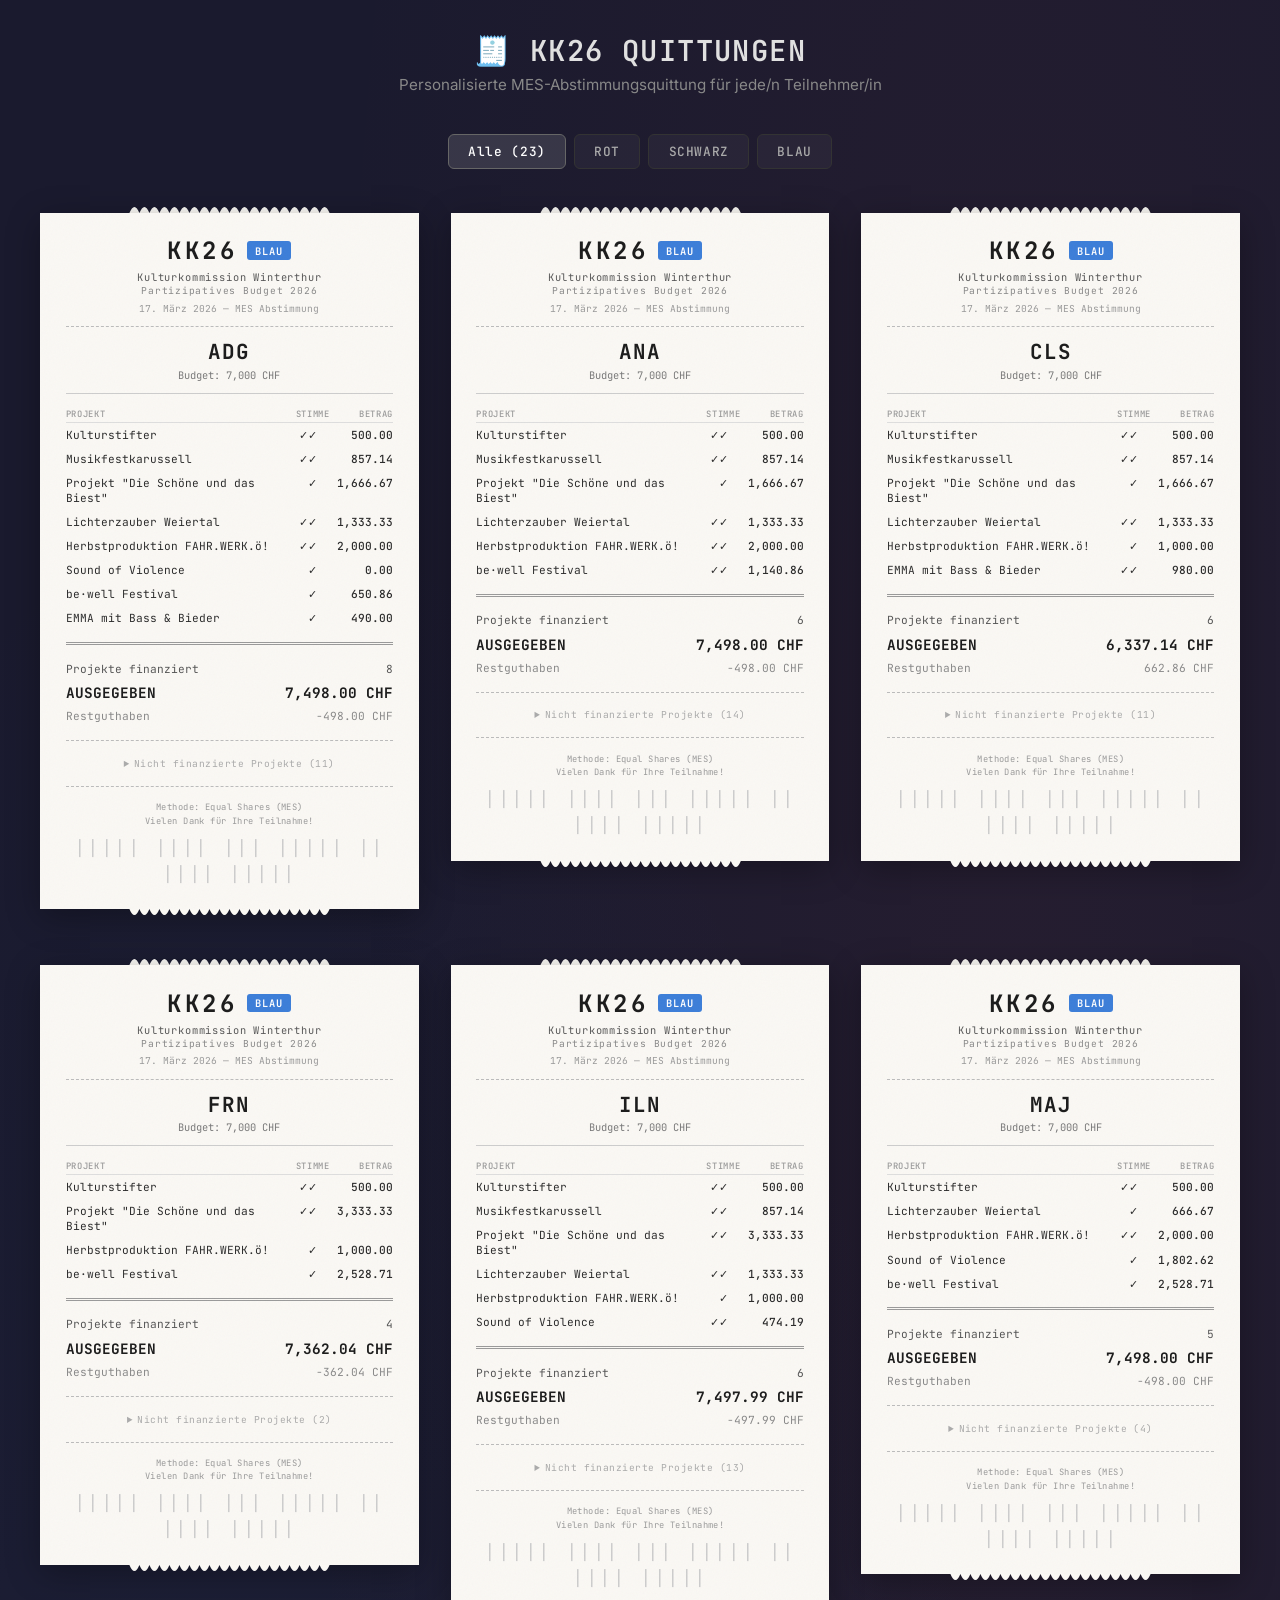
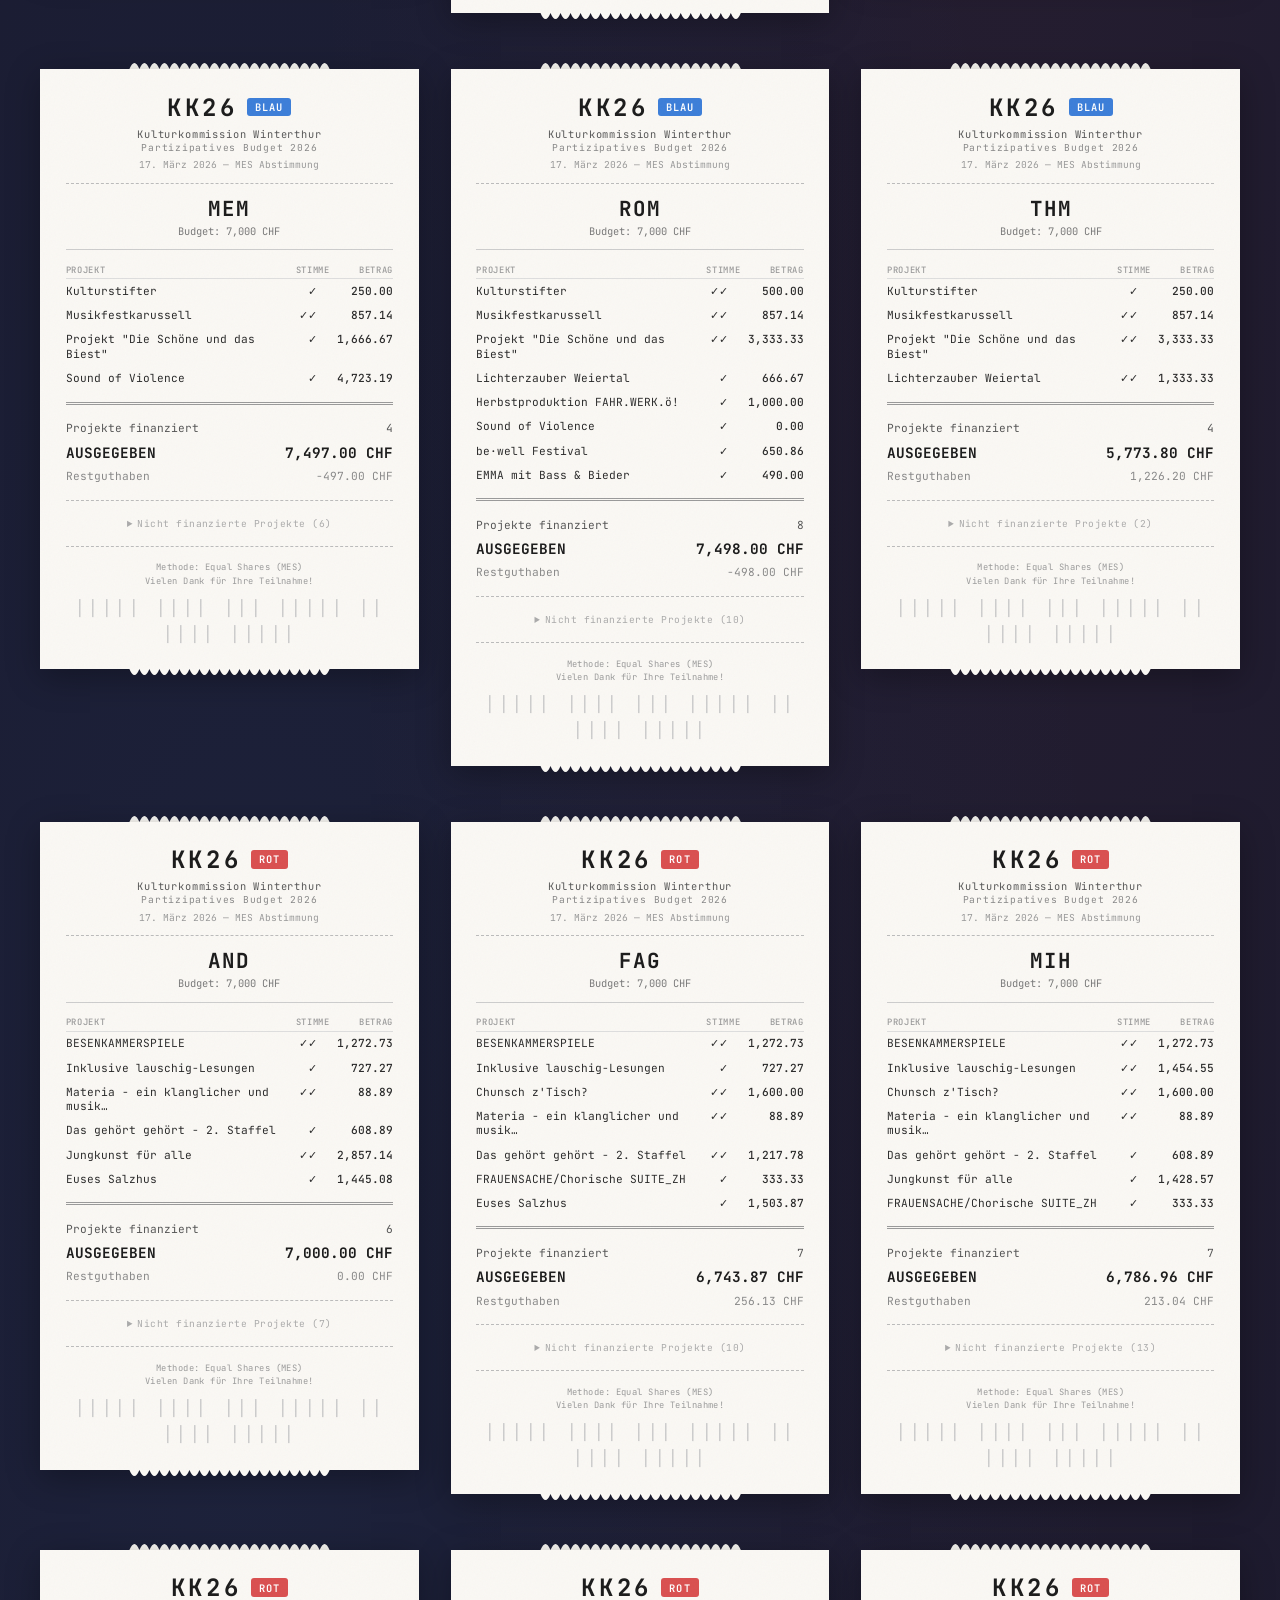
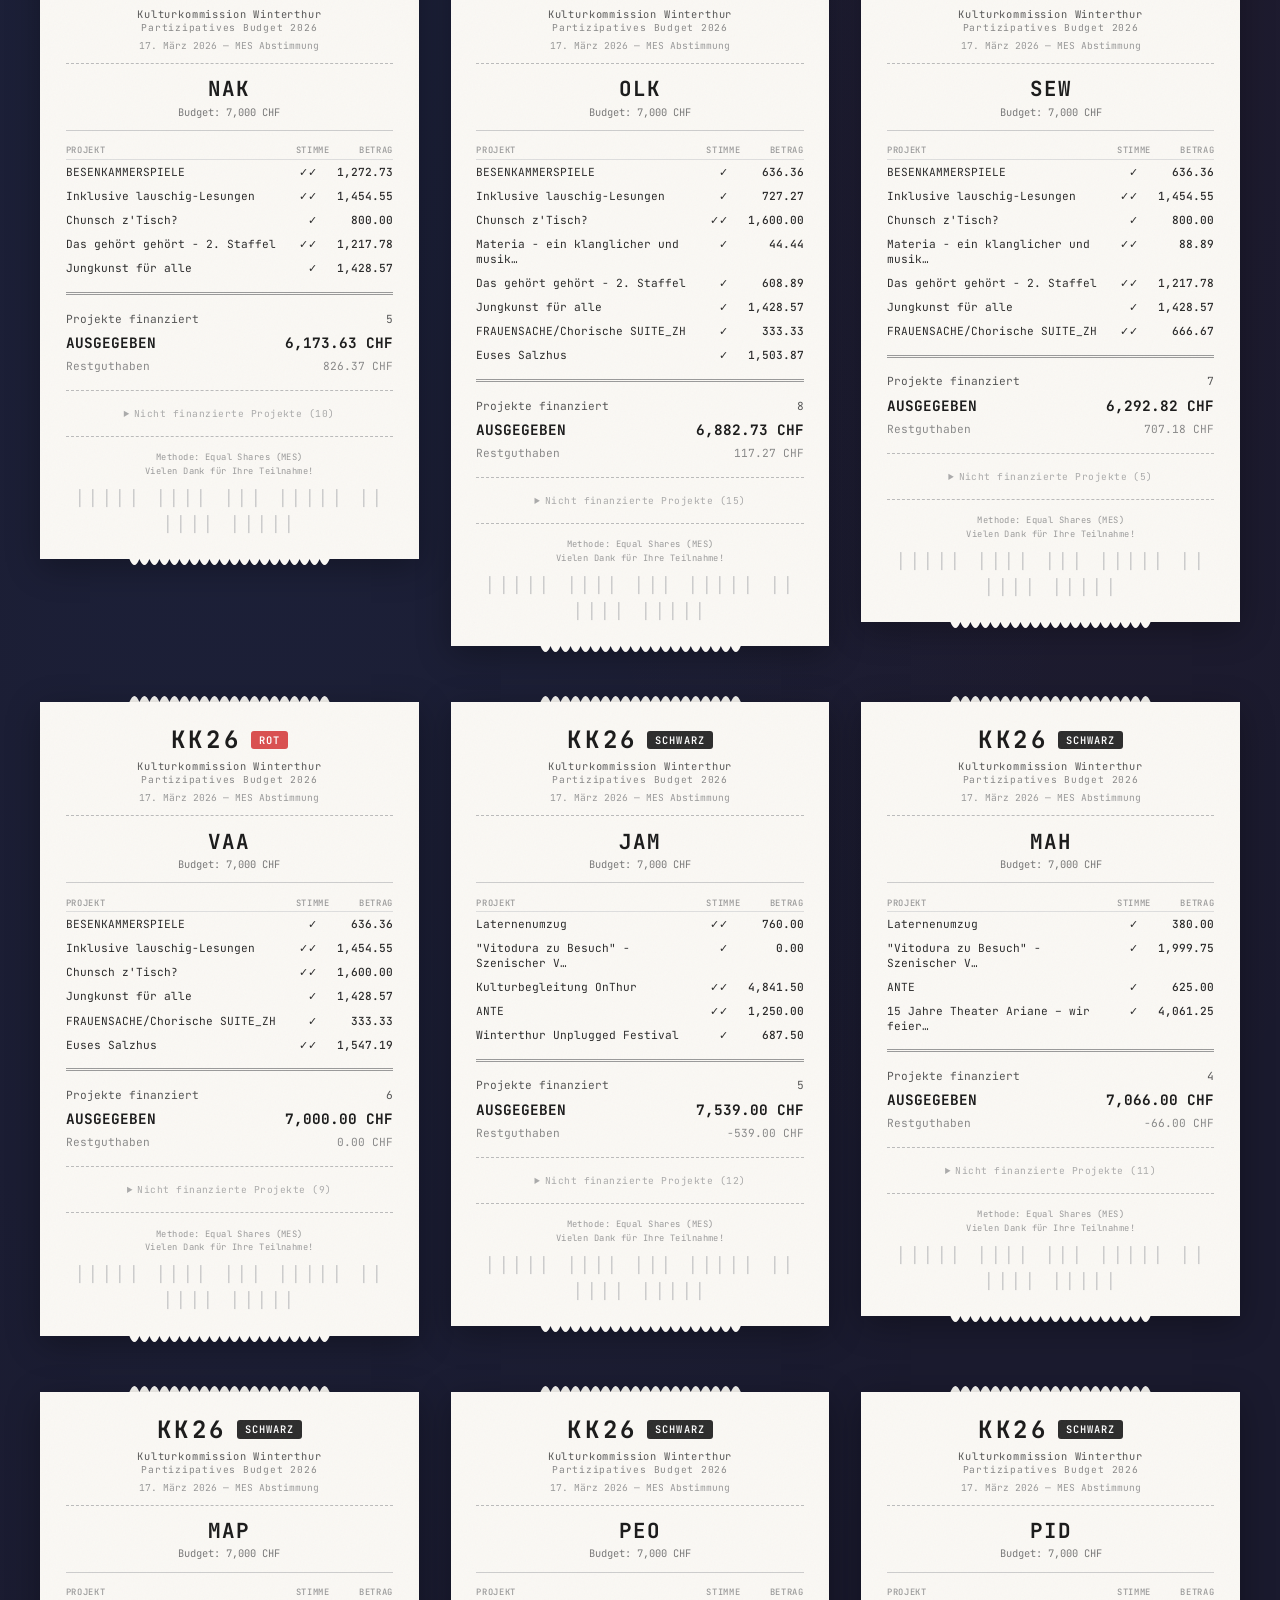
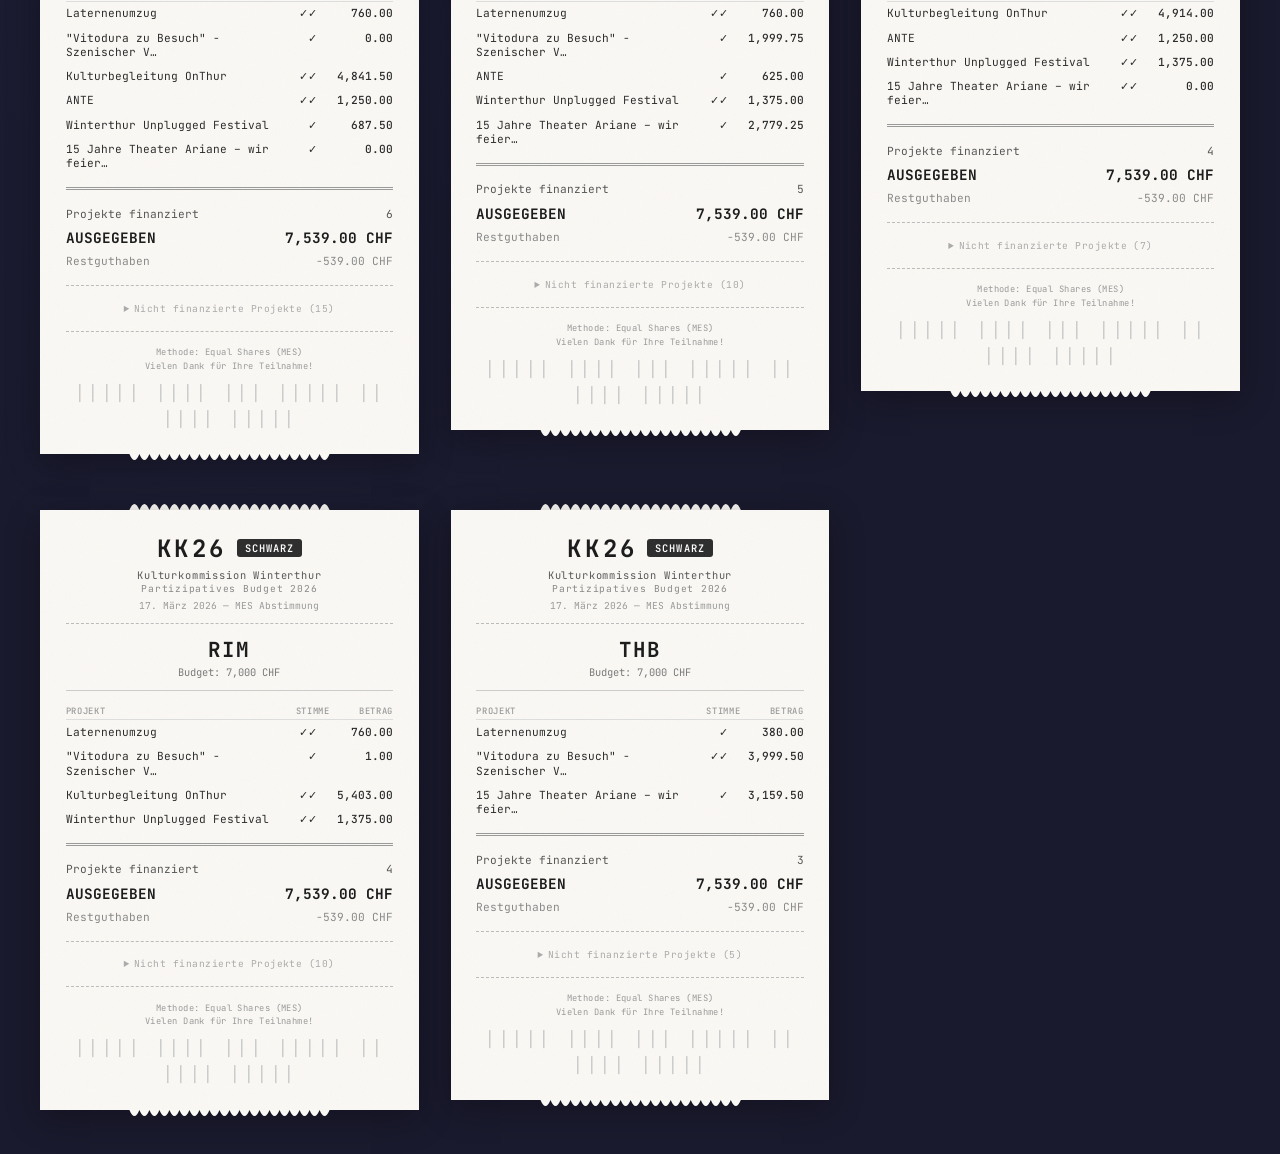
<file: kk26_voting/reports/receipts.html>
<!DOCTYPE html>
<html lang="de">
<head>
    <meta charset="UTF-8">
    <meta name="viewport" content="width=device-width, initial-scale=1.0">
    <title>KK26 Personalisierte Quittungen</title>
    <link rel="preconnect" href="https://fonts.googleapis.com">
    <link href="https://fonts.googleapis.com/css2?family=JetBrains+Mono:wght@300;400;500;600;700&family=Inter:wght@400;500;600&display=swap" rel="stylesheet">
    <style>
        * {
            margin: 0;
            padding: 0;
            box-sizing: border-box;
        }

        body {
            font-family: 'Inter', sans-serif;
            background: #1a1a2e;
            background-image:
                radial-gradient(ellipse at 20% 50%, rgba(59,125,216,0.08) 0%, transparent 60%),
                radial-gradient(ellipse at 80% 20%, rgba(217,79,79,0.06) 0%, transparent 50%);
            min-height: 100vh;
            padding: 2rem 1rem;
        }

        .page-header {
            text-align: center;
            margin-bottom: 2.5rem;
            color: #e0e0e0;
        }

        .page-header h1 {
            font-family: 'JetBrains Mono', monospace;
            font-size: 1.8rem;
            font-weight: 600;
            letter-spacing: 0.05em;
            margin-bottom: 0.3rem;
        }

        .page-header p {
            font-size: 0.95rem;
            color: #888;
        }

        /* Filter tabs */
        .filter-bar {
            display: flex;
            justify-content: center;
            gap: 0.5rem;
            margin-bottom: 2rem;
            flex-wrap: wrap;
        }

        .filter-btn {
            font-family: 'JetBrains Mono', monospace;
            font-size: 0.8rem;
            font-weight: 500;
            padding: 0.5rem 1.2rem;
            border: 1px solid #333;
            border-radius: 6px;
            background: rgba(255,255,255,0.04);
            color: #aaa;
            cursor: pointer;
            transition: all 0.2s ease;
            letter-spacing: 0.05em;
        }

        .filter-btn:hover {
            background: rgba(255,255,255,0.08);
            color: #ddd;
        }

        .filter-btn.active {
            background: rgba(255,255,255,0.12);
            color: #fff;
            border-color: #666;
        }

        .filter-btn[data-group="ROT"].active { border-color: #D94F4F; color: #D94F4F; }
        .filter-btn[data-group="SCHWARZ"].active { border-color: #888; color: #ccc; }
        .filter-btn[data-group="BLAU"].active { border-color: #3B7DD8; color: #3B7DD8; }

        /* Receipt grid */
        .receipts-grid {
            display: grid;
            grid-template-columns: repeat(auto-fill, minmax(340px, 1fr));
            gap: 2rem;
            max-width: 1200px;
            margin: 0 auto;
            align-items: start;
        }

        /* Receipt card */
        .receipt {
            transition: opacity 0.3s ease, transform 0.3s ease;
        }

        .receipt.hidden {
            display: none;
        }

        .receipt-edge {
            height: 12px;
            background: #faf8f4;
            position: relative;
        }

        .receipt-edge.top {
            border-radius: 4px 4px 0 0;
            mask-image: url("data:image/svg+xml,%3Csvg xmlns='http://www.w3.org/2000/svg' viewBox='0 0 200 12'%3E%3Cpath d='M0,12 Q5,0 10,12 Q15,0 20,12 Q25,0 30,12 Q35,0 40,12 Q45,0 50,12 Q55,0 60,12 Q65,0 70,12 Q75,0 80,12 Q85,0 90,12 Q95,0 100,12 Q105,0 110,12 Q115,0 120,12 Q125,0 130,12 Q135,0 140,12 Q145,0 150,12 Q155,0 160,12 Q165,0 170,12 Q175,0 180,12 Q185,0 190,12 Q195,0 200,12 L200,12 L0,12 Z' fill='white'/%3E%3C/svg%3E");
            -webkit-mask-image: url("data:image/svg+xml,%3Csvg xmlns='http://www.w3.org/2000/svg' viewBox='0 0 200 12'%3E%3Cpath d='M0,12 Q5,0 10,12 Q15,0 20,12 Q25,0 30,12 Q35,0 40,12 Q45,0 50,12 Q55,0 60,12 Q65,0 70,12 Q75,0 80,12 Q85,0 90,12 Q95,0 100,12 Q105,0 110,12 Q115,0 120,12 Q125,0 130,12 Q135,0 140,12 Q145,0 150,12 Q155,0 160,12 Q165,0 170,12 Q175,0 180,12 Q185,0 190,12 Q195,0 200,12 L200,12 L0,12 Z' fill='white'/%3E%3C/svg%3E");
            mask-size: 100% 100%;
            -webkit-mask-size: 100% 100%;
        }

        .receipt-edge.bottom {
            border-radius: 0 0 4px 4px;
            mask-image: url("data:image/svg+xml,%3Csvg xmlns='http://www.w3.org/2000/svg' viewBox='0 0 200 12'%3E%3Cpath d='M0,0 L200,0 L200,0 Q195,12 190,0 Q185,12 180,0 Q175,12 170,0 Q165,12 160,0 Q155,12 150,0 Q145,12 140,0 Q135,12 130,0 Q125,12 120,0 Q115,12 110,0 Q105,12 100,0 Q95,12 90,0 Q85,12 80,0 Q75,12 70,0 Q65,12 60,0 Q55,12 50,0 Q45,12 40,0 Q35,12 30,0 Q25,12 20,0 Q15,12 10,0 Q5,12 0,0 Z' fill='white'/%3E%3C/svg%3E");
            -webkit-mask-image: url("data:image/svg+xml,%3Csvg xmlns='http://www.w3.org/2000/svg' viewBox='0 0 200 12'%3E%3Cpath d='M0,0 L200,0 L200,0 Q195,12 190,0 Q185,12 180,0 Q175,12 170,0 Q165,12 160,0 Q155,12 150,0 Q145,12 140,0 Q135,12 130,0 Q125,12 120,0 Q115,12 110,0 Q105,12 100,0 Q95,12 90,0 Q85,12 80,0 Q75,12 70,0 Q65,12 60,0 Q55,12 50,0 Q45,12 40,0 Q35,12 30,0 Q25,12 20,0 Q15,12 10,0 Q5,12 0,0 Z' fill='white'/%3E%3C/svg%3E");
            mask-size: 100% 100%;
            -webkit-mask-size: 100% 100%;
        }

        .receipt-body {
            background: #faf8f4;
            padding: 1.4rem 1.6rem;
            font-family: 'JetBrains Mono', monospace;
            color: #2a2a2a;
            position: relative;
            box-shadow: 0 8px 32px rgba(0,0,0,0.3);
        }

        /* Subtle paper noise */
        .receipt-body::before {
            content: '';
            position: absolute;
            inset: 0;
            background-image: url("data:image/svg+xml,%3Csvg viewBox='0 0 256 256' xmlns='http://www.w3.org/2000/svg'%3E%3Cfilter id='n'%3E%3CfeTurbulence type='fractalNoise' baseFrequency='0.9' numOctaves='4' stitchTiles='stitch'/%3E%3C/filter%3E%3Crect width='100%25' height='100%25' filter='url(%23n)' opacity='0.03'/%3E%3C/svg%3E");
            pointer-events: none;
        }

        .receipt-header {
            text-align: center;
            margin-bottom: 0.3rem;
        }

        .logo-line {
            display: flex;
            align-items: center;
            justify-content: center;
            gap: 0.6rem;
            margin-bottom: 0.25rem;
        }

        .logo {
            font-size: 1.5rem;
            font-weight: 700;
            letter-spacing: 0.15em;
            color: #1a1a1a;
        }

        .group-badge {
            font-size: 0.65rem;
            font-weight: 600;
            color: #fff;
            padding: 0.15rem 0.5rem;
            border-radius: 3px;
            letter-spacing: 0.1em;
        }

        .subtitle {
            font-size: 0.65rem;
            color: #555;
            letter-spacing: 0.08em;
        }

        .subtitle.light {
            color: #888;
            font-size: 0.6rem;
        }

        .receipt-date {
            font-size: 0.6rem;
            color: #999;
            margin-top: 0.3rem;
        }

        .divider {
            height: 1px;
            background: #ccc;
            margin: 0.7rem 0;
        }

        .divider.dashed {
            background: none;
            border-top: 1px dashed #bbb;
        }

        .divider.double {
            height: 3px;
            border-top: 1px solid #999;
            border-bottom: 1px solid #999;
            background: transparent;
        }

        .voter-info {
            text-align: center;
        }

        .voter-id {
            font-size: 1.3rem;
            font-weight: 700;
            letter-spacing: 0.1em;
            color: #1a1a1a;
        }

        .voter-meta {
            font-size: 0.65rem;
            color: #777;
            margin-top: 0.15rem;
        }

        /* Items table */
        .items-table {
            width: 100%;
            border-collapse: collapse;
            font-size: 0.7rem;
        }

        .items-table th {
            font-size: 0.55rem;
            font-weight: 500;
            color: #999;
            text-align: left;
            padding: 0.15rem 0;
            letter-spacing: 0.08em;
            border-bottom: 1px solid #ddd;
        }

        .th-vote, .th-amount {
            text-align: right !important;
        }

        .item-row td {
            padding: 0.3rem 0;
            vertical-align: top;
        }

        .item-row.funded td {
            color: #2a2a2a;
        }

        .item-row.unfunded td {
            color: #aaa;
        }

        .item-title {
            padding-right: 0.5rem !important;
            line-height: 1.3;
            max-width: 200px;
        }

        .item-vote {
            text-align: right;
            padding-right: 0.8rem !important;
            white-space: nowrap;
        }

        .item-amount {
            text-align: right;
            font-weight: 500;
            white-space: nowrap;
            font-variant-numeric: tabular-nums;
        }

        /* Totals */
        .totals {
            padding: 0.2rem 0;
        }

        .total-row {
            display: flex;
            justify-content: space-between;
            font-size: 0.7rem;
            padding: 0.15rem 0;
            color: #555;
        }

        .total-row.grand {
            font-size: 0.9rem;
            font-weight: 700;
            color: #1a1a1a;
            padding: 0.3rem 0;
        }

        .total-row.remaining {
            font-size: 0.7rem;
            color: #888;
        }

        .total-value {
            font-variant-numeric: tabular-nums;
        }

        /* Unfunded section */
        .unfunded-section {
            font-size: 0.65rem;
            color: #999;
        }

        .unfunded-section summary {
            cursor: pointer;
            text-align: center;
            padding: 0.3rem 0;
            font-size: 0.6rem;
            letter-spacing: 0.05em;
            color: #aaa;
            user-select: none;
        }

        .unfunded-section summary:hover {
            color: #777;
        }

        .unfunded-table {
            margin-top: 0.4rem;
        }

        .reason-row td {
            padding: 0 0 0.4rem 0 !important;
        }

        .reason-details {
            font-family: 'Inter', sans-serif;
            font-size: 0.55rem;
            line-height: 1.45;
            color: #999;
        }

        .reason-details summary {
            cursor: pointer;
            color: #b0a090;
            font-style: italic;
            user-select: none;
            text-align: left;
            padding: 0;
            font-size: 0.55rem;
            letter-spacing: 0;
        }

        .reason-details summary:hover {
            color: #887766;
        }

        .reason-details p {
            margin-top: 0.25rem;
            color: #888;
            font-style: italic;
        }

        /* Footer */
        .receipt-footer {
            text-align: center;
            padding-top: 0.2rem;
        }

        .footer-line {
            font-size: 0.55rem;
            color: #999;
            letter-spacing: 0.05em;
            margin-bottom: 0.1rem;
        }

        .barcode {
            font-size: 1.2rem;
            letter-spacing: 0.08em;
            color: #ccc;
            margin-top: 0.5rem;
            font-weight: 300;
            user-select: none;
        }

        /* Print styles */
        @media print {
            body {
                background: #fff;
                padding: 0;
            }
            .page-header, .filter-bar {
                display: none;
            }
            .receipts-grid {
                display: block;
            }
            .receipt {
                page-break-inside: avoid;
                margin-bottom: 2rem;
                max-width: 380px;
            }
            .receipt-body {
                box-shadow: none;
                border: 1px solid #ddd;
            }
        }

        /* Responsive */
        @media (max-width: 420px) {
            .receipts-grid {
                grid-template-columns: 1fr;
            }
            .receipt-body {
                padding: 1rem 1.2rem;
            }
        }
    </style>
</head>
<body>
    <div class="page-header">
        <h1>🧾 KK26 QUITTUNGEN</h1>
        <p>Personalisierte MES-Abstimmungsquittung für jede/n Teilnehmer/in</p>
    </div>

    <div class="filter-bar">
        <button class="filter-btn active" data-group="ALL" onclick="filterReceipts('ALL')">Alle (23)</button>
        <button class="filter-btn" data-group="ROT" onclick="filterReceipts('ROT')">ROT</button>
        <button class="filter-btn" data-group="SCHWARZ" onclick="filterReceipts('SCHWARZ')">SCHWARZ</button>
        <button class="filter-btn" data-group="BLAU" onclick="filterReceipts('BLAU')">BLAU</button>
    </div>

    <div class="receipts-grid">
        
        <div class="receipt" data-group="BLAU">
            <div class="receipt-edge top"></div>
            <div class="receipt-body">
                <div class="receipt-header">
                    <div class="logo-line">
                        <span class="logo">KK26</span>
                        <span class="group-badge" style="background:#3B7DD8">BLAU</span>
                    </div>
                    <div class="subtitle">Kulturkommission Winterthur</div>
                    <div class="subtitle light">Partizipatives Budget 2026</div>
                    <div class="receipt-date">17. März 2026 — MES Abstimmung</div>
                </div>

                <div class="divider dashed"></div>

                <div class="voter-info">
                    <div class="voter-id">ADG</div>
                    <div class="voter-meta">
                        <span>Budget: 7,000 CHF</span>
                    </div>
                </div>

                <div class="divider"></div>

                <table class="items-table">
                    <thead>
                        <tr>
                            <th class="th-item">PROJEKT</th>
                            <th class="th-vote">STIMME</th>
                            <th class="th-amount">BETRAG</th>
                        </tr>
                    </thead>
                    <tbody>
                        
                <tr class="item-row funded">
                    <td class="item-title" title="Kulturstifter">Kulturstifter</td>
                    <td class="item-vote">✓✓</td>
                    <td class="item-amount">500.00</td>
                </tr>
                <tr class="item-row funded">
                    <td class="item-title" title="Musikfestkarussell">Musikfestkarussell</td>
                    <td class="item-vote">✓✓</td>
                    <td class="item-amount">857.14</td>
                </tr>
                <tr class="item-row funded">
                    <td class="item-title" title="Projekt "Die Schöne und das Biest"">Projekt "Die Schöne und das Biest"</td>
                    <td class="item-vote">✓</td>
                    <td class="item-amount">1,666.67</td>
                </tr>
                <tr class="item-row funded">
                    <td class="item-title" title="Lichterzauber Weiertal">Lichterzauber Weiertal</td>
                    <td class="item-vote">✓✓</td>
                    <td class="item-amount">1,333.33</td>
                </tr>
                <tr class="item-row funded">
                    <td class="item-title" title="Herbstproduktion FAHR.WERK.ö!">Herbstproduktion FAHR.WERK.ö!</td>
                    <td class="item-vote">✓✓</td>
                    <td class="item-amount">2,000.00</td>
                </tr>
                <tr class="item-row funded">
                    <td class="item-title" title="Sound of Violence">Sound of Violence</td>
                    <td class="item-vote">✓</td>
                    <td class="item-amount">0.00</td>
                </tr>
                <tr class="item-row funded">
                    <td class="item-title" title="be·well Festival">be·well Festival</td>
                    <td class="item-vote">✓</td>
                    <td class="item-amount">650.86</td>
                </tr>
                <tr class="item-row funded">
                    <td class="item-title" title="EMMA mit Bass & Bieder">EMMA mit Bass & Bieder</td>
                    <td class="item-vote">✓</td>
                    <td class="item-amount">490.00</td>
                </tr>
                    </tbody>
                </table>

                <div class="divider double"></div>

                <div class="totals">
                    <div class="total-row">
                        <span>Projekte finanziert</span>
                        <span class="total-value">8</span>
                    </div>
                    <div class="total-row grand">
                        <span>AUSGEGEBEN</span>
                        <span class="total-value">7,498.00 CHF</span>
                    </div>
                    <div class="total-row remaining">
                        <span>Restguthaben</span>
                        <span class="total-value">-498.00 CHF</span>
                    </div>
                </div>

                <div class="divider dashed"></div>

                <details class="unfunded-section">
                    <summary>Nicht finanzierte Projekte (11)</summary>
                    <table class="items-table unfunded-table">
                        <tbody>
                            
                <tr class="item-row unfunded">
                    <td class="item-title" title="Winternational, Stimmen der Migration; einst und jetzt. ">Winternational, Stimmen der Migrati…</td>
                    <td class="item-vote">✓✓</td>
                    <td class="item-amount">–</td>
                </tr>
                <tr class="reason-row"><td colspan="3"><details class="reason-details"><summary>Warum?</summary><p>Obwohl das Projekt „Winternational, Stimmen der Migration; einst und jetzt.“ von 7 Unterstützerinnen und Unterstützern getragen wurde, konnte es mit MES nicht finanziert werden, weil die gemeinsame, zu diesem Zeitpunkt noch verfügbare Budgetsumme dieser 7 Personen nicht ausreichte, um die vollen 15000 CHF zu decken – entweder war das Projekt für diese Gruppe insgesamt zu teuer oder ein Teil ihres Budgets war bereits für andere, noch höher priorisierte Projekte eingesetzt worden.</p></details></td></tr>
                <tr class="item-row unfunded">
                    <td class="item-title" title="Afro-Pfingsten Festival 2026 – Begleitprojekte für Jugendliche, Kultur und soziale Sensibilisierung">Afro-Pfingsten Festival 2026 – Begl…</td>
                    <td class="item-vote">✓✓</td>
                    <td class="item-amount">–</td>
                </tr>
                <tr class="reason-row"><td colspan="3"><details class="reason-details"><summary>Warum?</summary><p>Das Projekt 'Afro-Pfingsten Festival 2026 – Begleitprojekte für Jugendliche, Kultur und soziale Sensibilisierung' (004) konnte mit MES nicht finanziert werden, weil die gemeinsamen Mittel der 6 supporters trotz Ihrer verbleibenden 642.8571428571431 CHF zusammen nicht ausreichten, um die vollen 23100 CHF zu decken – entweder war das Projekt für diese Gruppengrösse zu teuer oder andere Unterstützerinnen und Unterstützer hatten ihr Budget bereits für für sie noch wichtigere Projekte eingesetzt. </p></details></td></tr>
                <tr class="item-row unfunded">
                    <td class="item-title" title="Der bunte Töggelikasten">Der bunte Töggelikasten</td>
                    <td class="item-vote">✓</td>
                    <td class="item-amount">–</td>
                </tr>
                <tr class="reason-row"><td colspan="3"><details class="reason-details"><summary>Warum?</summary><p>Das Projekt 'Der bunte Töggelikasten' konnte mit MES nicht finanziert werden, weil die gemeinsame verfügbare Summe der 5 Unterstützer nicht ausgereicht hat, um die vollen 8000 CHF zu bezahlen, sei es weil die Projektkosten für diese kleine Gruppe zu hoch waren oder weil ein Teil ihres Budgets bereits für noch wichtigere Projekte verwendet wurde.</p></details></td></tr>
                <tr class="item-row unfunded">
                    <td class="item-title" title="Der Privatpatient">Der Privatpatient</td>
                    <td class="item-vote">✓</td>
                    <td class="item-amount">–</td>
                </tr>
                <tr class="reason-row"><td colspan="3"><details class="reason-details"><summary>Warum?</summary><p>Obwohl Ihnen und 6 weiteren Personen das Projekt 'Der Privatpatient' mit Kosten von 13000 CHF wichtig war, konnte MES es nicht finanzieren, weil das gemeinsame Budget aller 7 Unterstützerinnen und Unterstützer zusammen nicht ausreichte – entweder war das Projekt für diese Gruppengrösse zu teuer oder andere Unterstützer hatten ihr Budget schon für noch wichtigere Projekte eingesetzt.</p></details></td></tr>
                <tr class="item-row unfunded">
                    <td class="item-title" title="Yamadori Bonsai auf Schrottkunst">Yamadori Bonsai auf Schrottkunst</td>
                    <td class="item-vote">✓</td>
                    <td class="item-amount">–</td>
                </tr>
                <tr class="reason-row"><td colspan="3"><details class="reason-details"><summary>Warum?</summary><p>Das Projekt 'Yamadori Bonsai auf Schrottkunst' (074) konnte mit MES nicht finanziert werden, weil die gemeinsame verfügbare Summe der 5 Unterstützerinnen und Unterstützer trotz Ihres Restbudgets von 642.8571428571431 CHF zusammen nicht ausreichte, um die vollen 9692 CHF Projektkosten zu decken – entweder war das Projekt für diese kleine Gruppe zu teuer oder andere Unterstützende hatten ihr Budget bereits für Projekte eingesetzt, die ihnen noch wichtiger waren.</p></details></td></tr>
                <tr class="item-row unfunded">
                    <td class="item-title" title="Eigenproduktion 2027">Eigenproduktion 2027</td>
                    <td class="item-vote">✓</td>
                    <td class="item-amount">–</td>
                </tr>
                <tr class="reason-row"><td colspan="3"><details class="reason-details"><summary>Warum?</summary><p>Obwohl 6 supporters das Projekt mochten, konnte MES es nicht finanzieren, weil die gemeinsame verfügbare Summe dieser Personen nicht ausreichte, um die 30000 CHF für das Projekt zu decken – entweder war das Projekt für diese relativ kleine Gruppe zu teuer, oder ein Teil der Unterstützenden hatte sein Budget bereits für andere, für sie noch wichtigere Projekte eingesetzt.</p></details></td></tr>
                <tr class="item-row unfunded">
                    <td class="item-title" title="KlangBrücken Winterthur">KlangBrücken Winterthur</td>
                    <td class="item-vote">✓</td>
                    <td class="item-amount">–</td>
                </tr>
                <tr class="reason-row"><td colspan="3"><details class="reason-details"><summary>Warum?</summary><p>Das Projekt 'KlangBrücken Winterthur' (142) wurde im MES-Verfahren nicht finanziert, weil die gemeinsame „Kasse“ der 5 Unterstützerinnen und Unterstützer nicht mehr genug Mittel bereithielt, um die relativ hohen Kosten von 39500 CHF zu decken – entweder war dieses Projekt für die kleine Gruppe zu teuer oder ein Teil der Unterstützenden hatte sein Budget bereits für andere, noch wichtiger bewertete Projekte eingesetzt.</p></details></td></tr>
                <tr class="item-row unfunded">
                    <td class="item-title" title="glitch machine">glitch machine</td>
                    <td class="item-vote">✓</td>
                    <td class="item-amount">–</td>
                </tr>
                <tr class="reason-row"><td colspan="3"><details class="reason-details"><summary>Warum?</summary><p>Obwohl das Projekt 'glitch machine' 4 Unterstützer hatte, konnten im MES-Verfahren die gemeinsamen verbleibenden Mittel dieser 4 Personen die Projektkosten von 5000 CHF nicht mehr decken, weil entweder diese Summe für diese kleine Gruppe insgesamt zu hoch war oder andere Projekte von denselben Unterstützern bereits zuvor wichtiger finanziert wurden.</p></details></td></tr>
                <tr class="item-row unfunded">
                    <td class="item-title" title="kulturfeilerei & Räume des Zuhörens">kulturfeilerei & Räume des Zuhörens</td>
                    <td class="item-vote">✓</td>
                    <td class="item-amount">–</td>
                </tr>
                <tr class="reason-row"><td colspan="3"><details class="reason-details"><summary>Warum?</summary><p>Das Projekt 'kulturfeilerei &amp; Räume des Zuhörens' (114) mit Kosten von 25000 CHF konnte im MES-Verfahren nicht finanziert werden, weil die 3 supporters zusammen nicht mehr genug gemeinsames Budget zur Verfügung hatten – entweder war das Projekt für diese kleine Gruppe zu teuer oder andere Projekte, die sie noch wichtiger fanden, hatten ihr verfügbares Budget bereits aufgebraucht.</p></details></td></tr>
                <tr class="item-row unfunded">
                    <td class="item-title" title="Zine Lab Winti">Zine Lab Winti</td>
                    <td class="item-vote">✓</td>
                    <td class="item-amount">–</td>
                </tr>
                <tr class="reason-row"><td colspan="3"><details class="reason-details"><summary>Warum?</summary><p>Das Projekt 'Zine Lab Winti' (042) konnte mit MES nicht finanziert werden, weil die gemeinsamen, noch verfügbaren Mittel der 3 supporters zusammen nicht ausgereicht haben, um die Kosten von 10400 CHF zu decken – entweder war das Projekt für diese kleine Gruppe zu teuer oder ein Teil ihres Budgets war bereits für andere, noch wichtiger bewertete Projekte verwendet worden.</p></details></td></tr>
                <tr class="item-row unfunded">
                    <td class="item-title" title="Wir bauen einen Palast! Eine lebendige, multidimensionale Kunstinstallation für Winterthur">Wir bauen einen Palast! Eine lebend…</td>
                    <td class="item-vote">✓</td>
                    <td class="item-amount">–</td>
                </tr>
                <tr class="reason-row"><td colspan="3"><details class="reason-details"><summary>Warum?</summary><p>Das Projekt 'Wir bauen einen Palast! Eine lebendige, multidimensionale Kunstinstallation für Winterthur' mit Kosten von 14000 CHF konnte im MES-Verfahren trotz 2 Unterstützern nicht finanziert werden, weil das gemeinsame Budget dieser Unterstützer entweder zu klein war oder sie einen grossen Teil ihres Budgets bereits für andere, ihnen noch wichtigere Projekte eingesetzt hatten.</p></details></td></tr>
                        </tbody>
                    </table>
                </details>

                <div class="divider dashed"></div>

                <div class="receipt-footer">
                    <div class="footer-line">Methode: Equal Shares (MES)</div>
                    <div class="footer-line">Vielen Dank für Ihre Teilnahme!</div>
                    <div class="barcode">||||| |||| ||| ||||| || |||| |||||</div>
                </div>
            </div>
            <div class="receipt-edge bottom"></div>
        </div>
        
        <div class="receipt" data-group="BLAU">
            <div class="receipt-edge top"></div>
            <div class="receipt-body">
                <div class="receipt-header">
                    <div class="logo-line">
                        <span class="logo">KK26</span>
                        <span class="group-badge" style="background:#3B7DD8">BLAU</span>
                    </div>
                    <div class="subtitle">Kulturkommission Winterthur</div>
                    <div class="subtitle light">Partizipatives Budget 2026</div>
                    <div class="receipt-date">17. März 2026 — MES Abstimmung</div>
                </div>

                <div class="divider dashed"></div>

                <div class="voter-info">
                    <div class="voter-id">ANA</div>
                    <div class="voter-meta">
                        <span>Budget: 7,000 CHF</span>
                    </div>
                </div>

                <div class="divider"></div>

                <table class="items-table">
                    <thead>
                        <tr>
                            <th class="th-item">PROJEKT</th>
                            <th class="th-vote">STIMME</th>
                            <th class="th-amount">BETRAG</th>
                        </tr>
                    </thead>
                    <tbody>
                        
                <tr class="item-row funded">
                    <td class="item-title" title="Kulturstifter">Kulturstifter</td>
                    <td class="item-vote">✓✓</td>
                    <td class="item-amount">500.00</td>
                </tr>
                <tr class="item-row funded">
                    <td class="item-title" title="Musikfestkarussell">Musikfestkarussell</td>
                    <td class="item-vote">✓✓</td>
                    <td class="item-amount">857.14</td>
                </tr>
                <tr class="item-row funded">
                    <td class="item-title" title="Projekt "Die Schöne und das Biest"">Projekt "Die Schöne und das Biest"</td>
                    <td class="item-vote">✓</td>
                    <td class="item-amount">1,666.67</td>
                </tr>
                <tr class="item-row funded">
                    <td class="item-title" title="Lichterzauber Weiertal">Lichterzauber Weiertal</td>
                    <td class="item-vote">✓✓</td>
                    <td class="item-amount">1,333.33</td>
                </tr>
                <tr class="item-row funded">
                    <td class="item-title" title="Herbstproduktion FAHR.WERK.ö!">Herbstproduktion FAHR.WERK.ö!</td>
                    <td class="item-vote">✓✓</td>
                    <td class="item-amount">2,000.00</td>
                </tr>
                <tr class="item-row funded">
                    <td class="item-title" title="be·well Festival">be·well Festival</td>
                    <td class="item-vote">✓✓</td>
                    <td class="item-amount">1,140.86</td>
                </tr>
                    </tbody>
                </table>

                <div class="divider double"></div>

                <div class="totals">
                    <div class="total-row">
                        <span>Projekte finanziert</span>
                        <span class="total-value">6</span>
                    </div>
                    <div class="total-row grand">
                        <span>AUSGEGEBEN</span>
                        <span class="total-value">7,498.00 CHF</span>
                    </div>
                    <div class="total-row remaining">
                        <span>Restguthaben</span>
                        <span class="total-value">-498.00 CHF</span>
                    </div>
                </div>

                <div class="divider dashed"></div>

                <details class="unfunded-section">
                    <summary>Nicht finanzierte Projekte (14)</summary>
                    <table class="items-table unfunded-table">
                        <tbody>
                            
                <tr class="item-row unfunded">
                    <td class="item-title" title="Winternational, Stimmen der Migration; einst und jetzt. ">Winternational, Stimmen der Migrati…</td>
                    <td class="item-vote">✓</td>
                    <td class="item-amount">–</td>
                </tr>
                <tr class="reason-row"><td colspan="3"><details class="reason-details"><summary>Warum?</summary><p>Obwohl das Projekt 'Winternational, Stimmen der Migration; einst und jetzt.' von 7 Unterstützerinnen und Unterstützern gewählt wurde, reichte ihr gemeinsames Budget im MES-Verfahren nicht aus, um die vollen 15000 CHF zu finanzieren, weil entweder die Projektkosten für diese Gruppe zu hoch waren oder ein Teil ihres verfügbaren Geldes bereits für andere, noch höher priorisierte Projekte verwendet worden war. </p></details></td></tr>
                <tr class="item-row unfunded">
                    <td class="item-title" title="Afro-Pfingsten Festival 2026 – Begleitprojekte für Jugendliche, Kultur und soziale Sensibilisierung">Afro-Pfingsten Festival 2026 – Begl…</td>
                    <td class="item-vote">✓✓</td>
                    <td class="item-amount">–</td>
                </tr>
                <tr class="reason-row"><td colspan="3"><details class="reason-details"><summary>Warum?</summary><p>Liebe ANA, obwohl 6 Unterstützerinnen und Unterstützer das Projekt „Afro-Pfingsten Festival 2026 – Begleitprojekte für Jugendliche, Kultur und soziale Sensibilisierung“ mochten, konnte MES es nicht finanzieren, weil die gemeinsame verfügbare Budgetsumme dieser Personen nicht ausreichte, um die 23100 CHF zu bezahlen – entweder war das Projekt für diese relativ kleine Gruppe zu teuer oder andere von ihnen bevorzugte Projekte hatten ihr persönliches Budget bereits weitgehend aufgebraucht.</p></details></td></tr>
                <tr class="item-row unfunded">
                    <td class="item-title" title="Brunnen gehn Winterthur">Brunnen gehn Winterthur</td>
                    <td class="item-vote">✓✓</td>
                    <td class="item-amount">–</td>
                </tr>
                <tr class="reason-row"><td colspan="3"><details class="reason-details"><summary>Warum?</summary><p>Obwohl das Projekt «Brunnen gehn Winterthur» von 5 Unterstützern getragen wurde, reichte ihr gemeinsames Budget im MES-Verfahren nicht aus, um die Kosten von 8000 CHF zu decken, weil der Betrag für diese kleine Gruppe zu hoch war oder ein Teil ihres Geldes bereits für von ihnen noch höher bewertete Projekte verwendet wurde.</p></details></td></tr>
                <tr class="item-row unfunded">
                    <td class="item-title" title="Der bunte Töggelikasten">Der bunte Töggelikasten</td>
                    <td class="item-vote">✓✓</td>
                    <td class="item-amount">–</td>
                </tr>
                <tr class="reason-row"><td colspan="3"><details class="reason-details"><summary>Warum?</summary><p>Das Projekt 'Der bunte Töggelikasten' (070) konnte mit MES nicht finanziert werden, weil die gemeinsame verfügbare Geldsumme der 5 Unterstützerinnen und Unterstützer trotz Ihres verbleibenden Budgets von 642.8571428571431 CHF zusammen nicht ausgereicht hat, um die vollen 8000 CHF Projektkosten zu decken, sei es weil die Kosten für diese kleine Gruppe zu hoch waren oder weil andere Beteiligte ihr Budget bereits für für sie noch wichtigere Projekte eingesetzt hatten.</p></details></td></tr>
                <tr class="item-row unfunded">
                    <td class="item-title" title="Der Privatpatient">Der Privatpatient</td>
                    <td class="item-vote">✓</td>
                    <td class="item-amount">–</td>
                </tr>
                <tr class="reason-row"><td colspan="3"><details class="reason-details"><summary>Warum?</summary><p>Obwohl Ihnen und 6 anderen Personen das Projekt 'Der Privatpatient' gefallen hat, konnten mit MES die nötigen 13000 CHF nicht gesammelt werden, weil das gemeinsame Budget der 7 Unterstützerinnen und Unterstützer – auch weil einige ihr verbleibendes Geld bereits für noch wichtiger empfundene Projekte eingesetzt hatten – dafür nicht ausgereicht hat.</p></details></td></tr>
                <tr class="item-row unfunded">
                    <td class="item-title" title="Eigenproduktion 2027">Eigenproduktion 2027</td>
                    <td class="item-vote">✓</td>
                    <td class="item-amount">–</td>
                </tr>
                <tr class="reason-row"><td colspan="3"><details class="reason-details"><summary>Warum?</summary><p>Obwohl das Projekt 'Eigenproduktion 2027' von 6 Unterstützerinnen und Unterstützern gemocht wurde, konnte MES es nicht finanzieren, weil deren gemeinsames Budget zusammen nicht ausgereicht hat, um die 30000 CHF vollständig zu decken. </p></details></td></tr>
                <tr class="item-row unfunded">
                    <td class="item-title" title="KlangBrücken Winterthur">KlangBrücken Winterthur</td>
                    <td class="item-vote">✓</td>
                    <td class="item-amount">–</td>
                </tr>
                <tr class="reason-row"><td colspan="3"><details class="reason-details"><summary>Warum?</summary><p>Das Projekt 'KlangBrücken Winterthur' (142) mit Kosten von 39500 CHF konnte trotz 5 Unterstuetzern vom MES nicht finanziert werden, weil das gemeinsame Budget dieser Personen nicht ausreichte – entweder war das Projekt im Verhaeltnis zur kleinen Gruppe zu teuer oder ein Teil der Unterstuetzer hatte sein Budget bereits fuer andere, noch wichtigere Projekte eingesetzt.</p></details></td></tr>
                <tr class="item-row unfunded">
                    <td class="item-title" title="SAMSTAGSMATINÉE ">SAMSTAGSMATINÉE </td>
                    <td class="item-vote">✓</td>
                    <td class="item-amount">–</td>
                </tr>
                <tr class="reason-row"><td colspan="3"><details class="reason-details"><summary>Warum?</summary><p>Das Projekt 'SAMSTAGSMATINÉE' (024) konnte mit MES nicht finanziert werden, weil die 4 Unterstützerinnen und Unterstützer zusammen – auch weil ein Teil ihres Budgets bereits für noch wichtigere Projekte verwendet worden war – nicht genug gemeinsames Budget aufbringen konnten, um die vollen 7000 CHF zu zahlen.</p></details></td></tr>
                <tr class="item-row unfunded">
                    <td class="item-title" title="Wir sind Winterthur">Wir sind Winterthur</td>
                    <td class="item-vote">✓</td>
                    <td class="item-amount">–</td>
                </tr>
                <tr class="reason-row"><td colspan="3"><details class="reason-details"><summary>Warum?</summary><p>Das Projekt 'Wir sind Winterthur' (115) konnte mit MES nicht finanziert werden, weil die 4 supporters zusammen in diesem Moment nicht mehr genug gemeinsames Budget übrig hatten, um die 20000 CHF zu bezahlen – entweder war das Projekt im Vergleich zur kleinen Unterstützergruppe zu teuer oder ein Teil dieser Personen hatte sein Budget bereits für andere, noch wichtiger bewertete Projekte eingesetzt.</p></details></td></tr>
                <tr class="item-row unfunded">
                    <td class="item-title" title="glitch machine">glitch machine</td>
                    <td class="item-vote">✓</td>
                    <td class="item-amount">–</td>
                </tr>
                <tr class="reason-row"><td colspan="3"><details class="reason-details"><summary>Warum?</summary><p>Das Projekt 'glitch machine' (069) mit Kosten von 5000 CHF konnte durch MES nicht finanziert werden, weil die 4 Unterstützerinnen und Unterstützer zusammen nicht mehr genug gemeinsames Budget übrig hatten, sei es weil die Summe für ihre Gruppengrösse zu hoch war oder weil andere von ihnen ihr persönliches Budget bereits für noch wichtigere Projekte eingesetzt hatten.</p></details></td></tr>
                <tr class="item-row unfunded">
                    <td class="item-title" title="Vitodurum Vignetten – Winterthurer Arbeitswelten">Vitodurum Vignetten – Winterthurer …</td>
                    <td class="item-vote">✓</td>
                    <td class="item-amount">–</td>
                </tr>
                <tr class="reason-row"><td colspan="3"><details class="reason-details"><summary>Warum?</summary><p>Das Projekt 'Vitodurum Vignetten – Winterthurer Arbeitswelten' konnte mit MES nicht finanziert werden, weil die 26670 CHF bei nur 4 Unterstuetzern gemeinsam nicht aufgebracht werden konnten, insbesondere da ein Teil ihres verteilten Budgets bereits in andere, fuer sie noch wichtigere Projekte geflossen war.</p></details></td></tr>
                <tr class="item-row unfunded">
                    <td class="item-title" title="kulturfeilerei & Räume des Zuhörens">kulturfeilerei & Räume des Zuhörens</td>
                    <td class="item-vote">✓</td>
                    <td class="item-amount">–</td>
                </tr>
                <tr class="reason-row"><td colspan="3"><details class="reason-details"><summary>Warum?</summary><p>Das Projekt 'kulturfeilerei &amp; Räume des Zuhörens' (114) konnte mit MES nicht finanziert werden, weil die gemeinsamen Mittel der 3 supporters trotz des Interesses nicht ausreichten, um die vollen 25000 CHF zu bezahlen, insbesondere da ein Teil ihres Budgets bereits für andere, von ihnen noch stärker bevorzugte Projekte verwendet worden war.</p></details></td></tr>
                <tr class="item-row unfunded">
                    <td class="item-title" title="Zine Lab Winti">Zine Lab Winti</td>
                    <td class="item-vote">✓</td>
                    <td class="item-amount">–</td>
                </tr>
                <tr class="reason-row"><td colspan="3"><details class="reason-details"><summary>Warum?</summary><p>Das Projekt 'Zine Lab Winti' (042) konnte mit MES nicht finanziert werden, weil die 10400 CHF durch das gemeinsame Budget der 3 Unterstützerinnen und Unterstützer nicht mehr gedeckt werden konnten – entweder war das Projekt für diese kleine Gruppe zu teuer oder ein Teil ihres Budgets war bereits für andere, noch höher priorisierte Projekte aufgebraucht.</p></details></td></tr>
                <tr class="item-row unfunded">
                    <td class="item-title" title="Wir bauen einen Palast! Eine lebendige, multidimensionale Kunstinstallation für Winterthur">Wir bauen einen Palast! Eine lebend…</td>
                    <td class="item-vote">✓</td>
                    <td class="item-amount">–</td>
                </tr>
                <tr class="reason-row"><td colspan="3"><details class="reason-details"><summary>Warum?</summary><p>Das Projekt 'Wir bauen einen Palast! Eine lebendige, multidimensionale Kunstinstallation für Winterthur' (106) konnte mit MES nicht finanziert werden, weil die 2 Unterstützerinnen und Unterstützer zusammen nicht genug gemeinsames Budget übrig hatten, um die vollen 14000 CHF zu tragen – entweder war das Projekt für diese kleine Gruppe zu teuer oder ein Teil ihres Budgets war bereits für andere, ihnen noch wichtigere Projekte verwendet worden.</p></details></td></tr>
                        </tbody>
                    </table>
                </details>

                <div class="divider dashed"></div>

                <div class="receipt-footer">
                    <div class="footer-line">Methode: Equal Shares (MES)</div>
                    <div class="footer-line">Vielen Dank für Ihre Teilnahme!</div>
                    <div class="barcode">||||| |||| ||| ||||| || |||| |||||</div>
                </div>
            </div>
            <div class="receipt-edge bottom"></div>
        </div>
        
        <div class="receipt" data-group="BLAU">
            <div class="receipt-edge top"></div>
            <div class="receipt-body">
                <div class="receipt-header">
                    <div class="logo-line">
                        <span class="logo">KK26</span>
                        <span class="group-badge" style="background:#3B7DD8">BLAU</span>
                    </div>
                    <div class="subtitle">Kulturkommission Winterthur</div>
                    <div class="subtitle light">Partizipatives Budget 2026</div>
                    <div class="receipt-date">17. März 2026 — MES Abstimmung</div>
                </div>

                <div class="divider dashed"></div>

                <div class="voter-info">
                    <div class="voter-id">CLS</div>
                    <div class="voter-meta">
                        <span>Budget: 7,000 CHF</span>
                    </div>
                </div>

                <div class="divider"></div>

                <table class="items-table">
                    <thead>
                        <tr>
                            <th class="th-item">PROJEKT</th>
                            <th class="th-vote">STIMME</th>
                            <th class="th-amount">BETRAG</th>
                        </tr>
                    </thead>
                    <tbody>
                        
                <tr class="item-row funded">
                    <td class="item-title" title="Kulturstifter">Kulturstifter</td>
                    <td class="item-vote">✓✓</td>
                    <td class="item-amount">500.00</td>
                </tr>
                <tr class="item-row funded">
                    <td class="item-title" title="Musikfestkarussell">Musikfestkarussell</td>
                    <td class="item-vote">✓✓</td>
                    <td class="item-amount">857.14</td>
                </tr>
                <tr class="item-row funded">
                    <td class="item-title" title="Projekt "Die Schöne und das Biest"">Projekt "Die Schöne und das Biest"</td>
                    <td class="item-vote">✓</td>
                    <td class="item-amount">1,666.67</td>
                </tr>
                <tr class="item-row funded">
                    <td class="item-title" title="Lichterzauber Weiertal">Lichterzauber Weiertal</td>
                    <td class="item-vote">✓✓</td>
                    <td class="item-amount">1,333.33</td>
                </tr>
                <tr class="item-row funded">
                    <td class="item-title" title="Herbstproduktion FAHR.WERK.ö!">Herbstproduktion FAHR.WERK.ö!</td>
                    <td class="item-vote">✓</td>
                    <td class="item-amount">1,000.00</td>
                </tr>
                <tr class="item-row funded">
                    <td class="item-title" title="EMMA mit Bass & Bieder">EMMA mit Bass & Bieder</td>
                    <td class="item-vote">✓✓</td>
                    <td class="item-amount">980.00</td>
                </tr>
                    </tbody>
                </table>

                <div class="divider double"></div>

                <div class="totals">
                    <div class="total-row">
                        <span>Projekte finanziert</span>
                        <span class="total-value">6</span>
                    </div>
                    <div class="total-row grand">
                        <span>AUSGEGEBEN</span>
                        <span class="total-value">6,337.14 CHF</span>
                    </div>
                    <div class="total-row remaining">
                        <span>Restguthaben</span>
                        <span class="total-value">662.86 CHF</span>
                    </div>
                </div>

                <div class="divider dashed"></div>

                <details class="unfunded-section">
                    <summary>Nicht finanzierte Projekte (11)</summary>
                    <table class="items-table unfunded-table">
                        <tbody>
                            
                <tr class="item-row unfunded">
                    <td class="item-title" title="Winternational, Stimmen der Migration; einst und jetzt. ">Winternational, Stimmen der Migrati…</td>
                    <td class="item-vote">✓✓</td>
                    <td class="item-amount">–</td>
                </tr>
                <tr class="reason-row"><td colspan="3"><details class="reason-details"><summary>Warum?</summary><p>Obwohl Ihr Projekt von 7 Unterstützerinnen und Unterstützern getragen wurde, reichte ihr gemeinsames Budget im MES-Verfahren nicht aus, um die vollen 15000 CHF zu bezahlen, weil die Kosten im Verhältnis zur Gruppe zu hoch waren oder weil ein Teil dieser Personen sein Geld bereits für andere, noch höher priorisierte Projekte eingesetzt hatte.</p></details></td></tr>
                <tr class="item-row unfunded">
                    <td class="item-title" title="Afro-Pfingsten Festival 2026 – Begleitprojekte für Jugendliche, Kultur und soziale Sensibilisierung">Afro-Pfingsten Festival 2026 – Begl…</td>
                    <td class="item-vote">✓✓</td>
                    <td class="item-amount">–</td>
                </tr>
                <tr class="reason-row"><td colspan="3"><details class="reason-details"><summary>Warum?</summary><p>Das Projekt 'Afro-Pfingsten Festival 2026 – Begleitprojekte für Jugendliche, Kultur und soziale Sensibilisierung' mit Kosten von 23100 CHF konnte mit MES nicht finanziert werden, weil die 6 Unterstützerinnen und Unterstützer zusammen nicht mehr genug gemeinsames Budget frei hatten – entweder war das Projekt für diese relativ kleine Gruppe zu teuer oder ein Teil ihres Budgets war bereits für andere, noch höher priorisierte Projekte verwendet worden.</p></details></td></tr>
                <tr class="item-row unfunded">
                    <td class="item-title" title="Brunnen gehn Winterthur">Brunnen gehn Winterthur</td>
                    <td class="item-vote">✓✓</td>
                    <td class="item-amount">–</td>
                </tr>
                <tr class="reason-row"><td colspan="3"><details class="reason-details"><summary>Warum?</summary><p>Das Projekt 'Brunnen gehn Winterthur' (135) mit Kosten von 8000 CHF konnte im MES-Verfahren nicht finanziert werden, weil die 5 Unterstützerinnen und Unterstützer zusammen nicht mehr genug gemeinsames Budget übrig hatten – entweder war das Projekt im Verhältnis zu dieser kleinen Gruppe zu teuer oder ein Teil ihres persönlichen Budgets war bereits für andere, von ihnen noch stärker bevorzugte Projekte verwendet worden.</p></details></td></tr>
                <tr class="item-row unfunded">
                    <td class="item-title" title="Der bunte Töggelikasten">Der bunte Töggelikasten</td>
                    <td class="item-vote">✓✓</td>
                    <td class="item-amount">–</td>
                </tr>
                <tr class="reason-row"><td colspan="3"><details class="reason-details"><summary>Warum?</summary><p>Obwohl 5 Unterstützer den Antrag mochten, konnte MES das Projekt «Der bunte Töggelikasten» nicht finanzieren, weil der gemeinsame Betrag, den diese Personen aus ihrem Budget zusammenlegen konnten, nicht ausreichte, um die vollen 8000 CHF zu decken – entweder war das Projekt für diese kleine Gruppe zu teuer oder andere Projekte wurden von denselben Personen zuvor noch stärker bevorzugt und haben bereits einen Teil ihres Budgets aufgebraucht.</p></details></td></tr>
                <tr class="item-row unfunded">
                    <td class="item-title" title="Der Privatpatient">Der Privatpatient</td>
                    <td class="item-vote">✓</td>
                    <td class="item-amount">–</td>
                </tr>
                <tr class="reason-row"><td colspan="3"><details class="reason-details"><summary>Warum?</summary><p>Das Projekt 'Der Privatpatient' (097) mit Kosten von 13000 CHF konnte durch MES nicht finanziert werden, weil die 7 Unterstützerinnen und Unterstützer zusammen – auch wenn Sie selbst noch 1642.8571428571431 CHF übrig hatten – nicht mehr genügend gemeinsames Budget frei hatten, da der Betrag für diese Gruppe zu hoch war oder andere von ihnen ihr Guthaben bereits für noch wichtigere Projekte eingesetzt hatten.</p></details></td></tr>
                <tr class="item-row unfunded">
                    <td class="item-title" title="Yamadori Bonsai auf Schrottkunst">Yamadori Bonsai auf Schrottkunst</td>
                    <td class="item-vote">✓</td>
                    <td class="item-amount">–</td>
                </tr>
                <tr class="reason-row"><td colspan="3"><details class="reason-details"><summary>Warum?</summary><p>Obwohl das Projekt «Yamadori Bonsai auf Schrottkunst» (074) von 5 Unterstützern gemocht wurde, reichte ihr gemeinsames Budget im MES-Verfahren nicht aus, um die vollen Kosten von 9692 CHF zu decken, weil entweder der Betrag für diese kleine Gruppe zu hoch war oder andere Projekte von diesen Personen zuerst finanziert wurden.</p></details></td></tr>
                <tr class="item-row unfunded">
                    <td class="item-title" title="Eigenproduktion 2027">Eigenproduktion 2027</td>
                    <td class="item-vote">✓</td>
                    <td class="item-amount">–</td>
                </tr>
                <tr class="reason-row"><td colspan="3"><details class="reason-details"><summary>Warum?</summary><p>Das Projekt 'Eigenproduktion 2027' (029) konnte mit MES nicht finanziert werden, weil die gemeinsamen Mittel der 6 Unterstützerinnen und Unterstützer – trotz Ihres verbleibenden Budgets von 1642.8571428571431 CHF – zusammen nicht ausreichten, um die hohen Kosten von 30000 CHF zu decken, sei es weil der Betrag für diese kleine Gruppe zu hoch war oder weil andere Beteiligte ihr Budget bereits für noch wichtigere Projekte eingesetzt hatten.</p></details></td></tr>
                <tr class="item-row unfunded">
                    <td class="item-title" title="KlangBrücken Winterthur">KlangBrücken Winterthur</td>
                    <td class="item-vote">✓</td>
                    <td class="item-amount">–</td>
                </tr>
                <tr class="reason-row"><td colspan="3"><details class="reason-details"><summary>Warum?</summary><p>Das Projekt 'KlangBrücken Winterthur' (142) mit Kosten von 39500 CHF konnte im MES-Verfahren trotz 5 Unterstützern nicht finanziert werden, weil das gemeinsame Budget dieser Unterstützer zu diesem Zeitpunkt nicht ausreichte – entweder war das Projekt im Verhältnis zur kleinen Gruppe zu teuer oder ein Teil ihrer verfügbaren Mittel war bereits für andere, ihnen noch wichtigere Projekte verwendet worden.</p></details></td></tr>
                <tr class="item-row unfunded">
                    <td class="item-title" title="SAMSTAGSMATINÉE ">SAMSTAGSMATINÉE </td>
                    <td class="item-vote">✓</td>
                    <td class="item-amount">–</td>
                </tr>
                <tr class="reason-row"><td colspan="3"><details class="reason-details"><summary>Warum?</summary><p>Das Projekt 'SAMSTAGSMATINÉE' konnte mit MES nicht finanziert werden, weil die 4 Unterstützerinnen und Unterstützer zusammen nicht genug von ihrem gemeinsamen Budget übrig hatten, um die Kosten von 7000 CHF zu decken – entweder war das Projekt für diese kleine Gruppe zu teuer oder ein Teil ihres Budgets war bereits für andere, noch höher priorisierte Projekte verwendet worden.</p></details></td></tr>
                <tr class="item-row unfunded">
                    <td class="item-title" title="Vitodurum Vignetten – Winterthurer Arbeitswelten">Vitodurum Vignetten – Winterthurer …</td>
                    <td class="item-vote">✓</td>
                    <td class="item-amount">–</td>
                </tr>
                <tr class="reason-row"><td colspan="3"><details class="reason-details"><summary>Warum?</summary><p>Das Projekt 'Vitodurum Vignetten – Winterthurer Arbeitswelten' konnte mit MES trotz der Zustimmung von 4 Unterstützern nicht finanziert werden, weil ihre gemeinsame zur Verfügung stehende Summe zu diesem Zeitpunkt nicht ausreichte, um die vollen Kosten von 26670 CHF zu decken – entweder war das Projekt für diese kleine Gruppe zu teuer oder ein Teil ihres Budgets war bereits für andere, noch wichtigere Projekte verwendet worden.</p></details></td></tr>
                <tr class="item-row unfunded">
                    <td class="item-title" title="ur_sprung">ur_sprung</td>
                    <td class="item-vote">✓</td>
                    <td class="item-amount">–</td>
                </tr>
                <tr class="reason-row"><td colspan="3"><details class="reason-details"><summary>Warum?</summary><p>Das Projekt 'ur_sprung' (035) mit Kosten von 15000 CHF konnte durch MES nicht finanziert werden, weil es nur 1 supporters gab und das gemeinsame Budget dieser Person im Verlauf der Verteilung bereits zu stark für andere, noch höher priorisierte Projekte aufgebraucht war, sodass die verbleibenden Mittel nicht mehr reichten, um den vollen Betrag zu decken.</p></details></td></tr>
                        </tbody>
                    </table>
                </details>

                <div class="divider dashed"></div>

                <div class="receipt-footer">
                    <div class="footer-line">Methode: Equal Shares (MES)</div>
                    <div class="footer-line">Vielen Dank für Ihre Teilnahme!</div>
                    <div class="barcode">||||| |||| ||| ||||| || |||| |||||</div>
                </div>
            </div>
            <div class="receipt-edge bottom"></div>
        </div>
        
        <div class="receipt" data-group="BLAU">
            <div class="receipt-edge top"></div>
            <div class="receipt-body">
                <div class="receipt-header">
                    <div class="logo-line">
                        <span class="logo">KK26</span>
                        <span class="group-badge" style="background:#3B7DD8">BLAU</span>
                    </div>
                    <div class="subtitle">Kulturkommission Winterthur</div>
                    <div class="subtitle light">Partizipatives Budget 2026</div>
                    <div class="receipt-date">17. März 2026 — MES Abstimmung</div>
                </div>

                <div class="divider dashed"></div>

                <div class="voter-info">
                    <div class="voter-id">FRN</div>
                    <div class="voter-meta">
                        <span>Budget: 7,000 CHF</span>
                    </div>
                </div>

                <div class="divider"></div>

                <table class="items-table">
                    <thead>
                        <tr>
                            <th class="th-item">PROJEKT</th>
                            <th class="th-vote">STIMME</th>
                            <th class="th-amount">BETRAG</th>
                        </tr>
                    </thead>
                    <tbody>
                        
                <tr class="item-row funded">
                    <td class="item-title" title="Kulturstifter">Kulturstifter</td>
                    <td class="item-vote">✓✓</td>
                    <td class="item-amount">500.00</td>
                </tr>
                <tr class="item-row funded">
                    <td class="item-title" title="Projekt "Die Schöne und das Biest"">Projekt "Die Schöne und das Biest"</td>
                    <td class="item-vote">✓✓</td>
                    <td class="item-amount">3,333.33</td>
                </tr>
                <tr class="item-row funded">
                    <td class="item-title" title="Herbstproduktion FAHR.WERK.ö!">Herbstproduktion FAHR.WERK.ö!</td>
                    <td class="item-vote">✓</td>
                    <td class="item-amount">1,000.00</td>
                </tr>
                <tr class="item-row funded">
                    <td class="item-title" title="be·well Festival">be·well Festival</td>
                    <td class="item-vote">✓</td>
                    <td class="item-amount">2,528.71</td>
                </tr>
                    </tbody>
                </table>

                <div class="divider double"></div>

                <div class="totals">
                    <div class="total-row">
                        <span>Projekte finanziert</span>
                        <span class="total-value">4</span>
                    </div>
                    <div class="total-row grand">
                        <span>AUSGEGEBEN</span>
                        <span class="total-value">7,362.04 CHF</span>
                    </div>
                    <div class="total-row remaining">
                        <span>Restguthaben</span>
                        <span class="total-value">-362.04 CHF</span>
                    </div>
                </div>

                <div class="divider dashed"></div>

                <details class="unfunded-section">
                    <summary>Nicht finanzierte Projekte (2)</summary>
                    <table class="items-table unfunded-table">
                        <tbody>
                            
                <tr class="item-row unfunded">
                    <td class="item-title" title="Brunnen gehn Winterthur">Brunnen gehn Winterthur</td>
                    <td class="item-vote">✓</td>
                    <td class="item-amount">–</td>
                </tr>
                <tr class="reason-row"><td colspan="3"><details class="reason-details"><summary>Warum?</summary><p>Das Projekt 'Brunnen gehn Winterthur' (135) konnte mit MES nicht finanziert werden, weil die 8000 CHF bei nur 5 Unterstuetzern zusammen einfach zu viel waren und ein Teil ihres gemeinsamen Budgets bereits fuer andere, noch wichtiger bewertete Projekte verwendet wurde.</p></details></td></tr>
                <tr class="item-row unfunded">
                    <td class="item-title" title="Yamadori Bonsai auf Schrottkunst">Yamadori Bonsai auf Schrottkunst</td>
                    <td class="item-vote">✓✓</td>
                    <td class="item-amount">–</td>
                </tr>
                <tr class="reason-row"><td colspan="3"><details class="reason-details"><summary>Warum?</summary><p>Obwohl 5 supporters dieses Projekt mochten, konnte es mit MES nicht finanziert werden, weil die gemeinsamen Mittel der Unterstützenden nicht ausreichten, um die 9692 CHF zu decken – entweder war das Projekt für diese kleine Gruppe zu teuer oder andere Unterstützende hatten ihr Budget bereits für sie noch wichtigere Projekte eingesetzt.</p></details></td></tr>
                        </tbody>
                    </table>
                </details>

                <div class="divider dashed"></div>

                <div class="receipt-footer">
                    <div class="footer-line">Methode: Equal Shares (MES)</div>
                    <div class="footer-line">Vielen Dank für Ihre Teilnahme!</div>
                    <div class="barcode">||||| |||| ||| ||||| || |||| |||||</div>
                </div>
            </div>
            <div class="receipt-edge bottom"></div>
        </div>
        
        <div class="receipt" data-group="BLAU">
            <div class="receipt-edge top"></div>
            <div class="receipt-body">
                <div class="receipt-header">
                    <div class="logo-line">
                        <span class="logo">KK26</span>
                        <span class="group-badge" style="background:#3B7DD8">BLAU</span>
                    </div>
                    <div class="subtitle">Kulturkommission Winterthur</div>
                    <div class="subtitle light">Partizipatives Budget 2026</div>
                    <div class="receipt-date">17. März 2026 — MES Abstimmung</div>
                </div>

                <div class="divider dashed"></div>

                <div class="voter-info">
                    <div class="voter-id">ILN</div>
                    <div class="voter-meta">
                        <span>Budget: 7,000 CHF</span>
                    </div>
                </div>

                <div class="divider"></div>

                <table class="items-table">
                    <thead>
                        <tr>
                            <th class="th-item">PROJEKT</th>
                            <th class="th-vote">STIMME</th>
                            <th class="th-amount">BETRAG</th>
                        </tr>
                    </thead>
                    <tbody>
                        
                <tr class="item-row funded">
                    <td class="item-title" title="Kulturstifter">Kulturstifter</td>
                    <td class="item-vote">✓✓</td>
                    <td class="item-amount">500.00</td>
                </tr>
                <tr class="item-row funded">
                    <td class="item-title" title="Musikfestkarussell">Musikfestkarussell</td>
                    <td class="item-vote">✓✓</td>
                    <td class="item-amount">857.14</td>
                </tr>
                <tr class="item-row funded">
                    <td class="item-title" title="Projekt "Die Schöne und das Biest"">Projekt "Die Schöne und das Biest"</td>
                    <td class="item-vote">✓✓</td>
                    <td class="item-amount">3,333.33</td>
                </tr>
                <tr class="item-row funded">
                    <td class="item-title" title="Lichterzauber Weiertal">Lichterzauber Weiertal</td>
                    <td class="item-vote">✓✓</td>
                    <td class="item-amount">1,333.33</td>
                </tr>
                <tr class="item-row funded">
                    <td class="item-title" title="Herbstproduktion FAHR.WERK.ö!">Herbstproduktion FAHR.WERK.ö!</td>
                    <td class="item-vote">✓</td>
                    <td class="item-amount">1,000.00</td>
                </tr>
                <tr class="item-row funded">
                    <td class="item-title" title="Sound of Violence">Sound of Violence</td>
                    <td class="item-vote">✓✓</td>
                    <td class="item-amount">474.19</td>
                </tr>
                    </tbody>
                </table>

                <div class="divider double"></div>

                <div class="totals">
                    <div class="total-row">
                        <span>Projekte finanziert</span>
                        <span class="total-value">6</span>
                    </div>
                    <div class="total-row grand">
                        <span>AUSGEGEBEN</span>
                        <span class="total-value">7,497.99 CHF</span>
                    </div>
                    <div class="total-row remaining">
                        <span>Restguthaben</span>
                        <span class="total-value">-497.99 CHF</span>
                    </div>
                </div>

                <div class="divider dashed"></div>

                <details class="unfunded-section">
                    <summary>Nicht finanzierte Projekte (13)</summary>
                    <table class="items-table unfunded-table">
                        <tbody>
                            
                <tr class="item-row unfunded">
                    <td class="item-title" title="Winternational, Stimmen der Migration; einst und jetzt. ">Winternational, Stimmen der Migrati…</td>
                    <td class="item-vote">✓</td>
                    <td class="item-amount">–</td>
                </tr>
                <tr class="reason-row"><td colspan="3"><details class="reason-details"><summary>Warum?</summary><p>Obwohl 7 Unterstützerinnen und Unterstützer Ihr Projekt mochten, konnte MES es nicht finanzieren, weil die gemeinsame verfügbare Summe dieser Personen nicht ausreichte, um die vollen 15000 CHF zu decken, sei es weil die Projektkosten für diese Gruppe zu hoch waren oder weil ein Teil ihres Budgets bereits in andere, noch höher priorisierte Projekte geflossen war.</p></details></td></tr>
                <tr class="item-row unfunded">
                    <td class="item-title" title="Afro-Pfingsten Festival 2026 – Begleitprojekte für Jugendliche, Kultur und soziale Sensibilisierung">Afro-Pfingsten Festival 2026 – Begl…</td>
                    <td class="item-vote">✓✓</td>
                    <td class="item-amount">–</td>
                </tr>
                <tr class="reason-row"><td colspan="3"><details class="reason-details"><summary>Warum?</summary><p>Das Projekt 'Afro-Pfingsten Festival 2026 – Begleitprojekte für Jugendliche, Kultur und soziale Sensibilisierung' mit Kosten von 23100 CHF konnte mit MES nicht finanziert werden, weil die 6 Unterstützerinnen und Unterstützer zusammen im gemeinsamen Budget nicht mehr genug Mittel frei hatten – entweder war das Projekt für diese Gruppe zu teuer oder ein Teil ihres Budgets war bereits für andere, noch höher priorisierte Projekte eingesetzt worden.</p></details></td></tr>
                <tr class="item-row unfunded">
                    <td class="item-title" title="Brunnen gehn Winterthur">Brunnen gehn Winterthur</td>
                    <td class="item-vote">✓✓</td>
                    <td class="item-amount">–</td>
                </tr>
                <tr class="reason-row"><td colspan="3"><details class="reason-details"><summary>Warum?</summary><p>Das Projekt 'Brunnen gehn Winterthur' konnte mit MES nicht finanziert werden, weil die gemeinsame verfügbare Summe der 5 Unterstützerinnen und Unterstützer nicht ausgereicht hat, um die Kosten von 8000 CHF zu decken, sei es weil der Betrag für diese kleine Gruppe zu hoch war oder weil ein Teil ihres Budgets bereits für andere, noch stärker bevorzugte Projekte eingesetzt wurde. </p></details></td></tr>
                <tr class="item-row unfunded">
                    <td class="item-title" title="Der bunte Töggelikasten">Der bunte Töggelikasten</td>
                    <td class="item-vote">✓✓</td>
                    <td class="item-amount">–</td>
                </tr>
                <tr class="reason-row"><td colspan="3"><details class="reason-details"><summary>Warum?</summary><p>Das Projekt 'Der bunte Töggelikasten' (070) konnte mit MES nicht finanziert werden, weil die 8000 CHF aus dem gemeinsamen Budget der 5 Unterstützerinnen und Unterstützer nicht mehr vollständig zusammenkamen, da entweder diese Kosten im Verhältnis zur kleinen Gruppe zu hoch waren oder ein Teil ihres Budgets bereits für andere, für sie noch wichtigere Projekte eingesetzt worden war. </p></details></td></tr>
                <tr class="item-row unfunded">
                    <td class="item-title" title="Der Privatpatient">Der Privatpatient</td>
                    <td class="item-vote">✓✓</td>
                    <td class="item-amount">–</td>
                </tr>
                <tr class="reason-row"><td colspan="3"><details class="reason-details"><summary>Warum?</summary><p>Obwohl das Projekt 'Der Privatpatient' (097) von 7 Unterstützern gemocht wurde, konnte MES es nicht finanzieren, weil der gemeinsame verfügbare Betrag dieser 7 Personen am Entscheidungszeitpunkt nicht ausreichte, um die 13000 CHF zu decken – entweder war das Projekt für diese Gruppengrösse zu teuer oder andere Projekte wurden von den Unterstützern vorher noch stärker bevorzugt und hatten ihr Budget bereits aufgebraucht.</p></details></td></tr>
                <tr class="item-row unfunded">
                    <td class="item-title" title="Yamadori Bonsai auf Schrottkunst">Yamadori Bonsai auf Schrottkunst</td>
                    <td class="item-vote">✓✓</td>
                    <td class="item-amount">–</td>
                </tr>
                <tr class="reason-row"><td colspan="3"><details class="reason-details"><summary>Warum?</summary><p>Das Projekt 'Yamadori Bonsai auf Schrottkunst' (074) mit Kosten von 9692 CHF konnte im MES nicht finanziert werden, weil die gemeinsame verfügbare Summe der 5 Unterstützerinnen und Unterstützer – auch da ein Teil des Budgets bereits für von ihnen noch höher bewertete Projekte verwendet wurde – zusammen nicht mehr ausreichte, um diesen Betrag zu decken. </p></details></td></tr>
                <tr class="item-row unfunded">
                    <td class="item-title" title="Eigenproduktion 2027">Eigenproduktion 2027</td>
                    <td class="item-vote">✓</td>
                    <td class="item-amount">–</td>
                </tr>
                <tr class="reason-row"><td colspan="3"><details class="reason-details"><summary>Warum?</summary><p>Obwohl das Projekt 'Eigenproduktion 2027' von 6 Unterstuetzern gemocht wurde, konnte MES es nicht finanzieren, weil das gemeinsame Budget dieser Personen nicht ausreichte, um die 30000 CHF zu bezahlen, da entweder die Projektkosten im Verhaeltnis zur Unterstuetzerzahl zu hoch waren oder andere Unterstuetzer ihr Budget bereits fuer noch wichtigere Projekte eingesetzt hatten. </p></details></td></tr>
                <tr class="item-row unfunded">
                    <td class="item-title" title="KlangBrücken Winterthur">KlangBrücken Winterthur</td>
                    <td class="item-vote">✓</td>
                    <td class="item-amount">–</td>
                </tr>
                <tr class="reason-row"><td colspan="3"><details class="reason-details"><summary>Warum?</summary><p>Das Projekt 'KlangBrücken Winterthur' (142) mit Kosten von 39500 CHF konnte durch MES nicht finanziert werden, weil die 5 Unterstützerinnen und Unterstützer gemeinsam nicht mehr genug von ihrem gemeinsamen Budget frei hatten, da entweder die Projektkosten im Verhältnis zur kleinen Gruppe zu hoch waren oder ein Teil der Unterstützerinnen und Unterstützer sein verfügbares Budget bereits für andere, noch höher priorisierte Projekte ausgegeben hatte.</p></details></td></tr>
                <tr class="item-row unfunded">
                    <td class="item-title" title="SAMSTAGSMATINÉE ">SAMSTAGSMATINÉE </td>
                    <td class="item-vote">✓</td>
                    <td class="item-amount">–</td>
                </tr>
                <tr class="reason-row"><td colspan="3"><details class="reason-details"><summary>Warum?</summary><p>Das Projekt 'SAMSTAGSMATINÉE' konnte mit MES nicht finanziert werden, weil die gemeinsame Budgetkraft der 4 supporters trotz ihrer Unterstützung nicht ausgereicht hat, um die Kosten von 7000 CHF zu decken, sei es weil der Betrag für diese kleine Gruppe zu hoch war oder weil ein Teil ihres verfügbaren Budgets bereits in andere, für sie noch wichtigere Projekte geflossen ist.</p></details></td></tr>
                <tr class="item-row unfunded">
                    <td class="item-title" title="Wir sind Winterthur">Wir sind Winterthur</td>
                    <td class="item-vote">✓</td>
                    <td class="item-amount">–</td>
                </tr>
                <tr class="reason-row"><td colspan="3"><details class="reason-details"><summary>Warum?</summary><p>Obwohl das Projekt 'Wir sind Winterthur' von 4 Unterstützern gewünscht wurde, konnte es mit MES nicht finanziert werden, weil die gemeinsame verfügbare Summe dieser Personen nicht ausreichte, um die 20000 CHF zu decken, sei es weil die Projektkosten für diese kleine Gruppe zu hoch waren oder weil ein Teil ihres Budgets bereits für andere, von ihnen stärker bevorzugte Projekte eingesetzt worden ist. </p></details></td></tr>
                <tr class="item-row unfunded">
                    <td class="item-title" title="glitch machine">glitch machine</td>
                    <td class="item-vote">✓✓</td>
                    <td class="item-amount">–</td>
                </tr>
                <tr class="reason-row"><td colspan="3"><details class="reason-details"><summary>Warum?</summary><p>Das Projekt 'glitch machine' (069) konnte mit MES nicht finanziert werden, weil die 4 supporters zusammen nicht mehr genug gemeinsames Budget zur Verfügung hatten, um die Kosten von 5000 CHF zu decken – entweder war das Projekt für diese kleine Gruppe zu teuer oder ein Teil ihres Budgets war bereits in andere, für sie noch wichtigere Projekte geflossen. </p></details></td></tr>
                <tr class="item-row unfunded">
                    <td class="item-title" title="Freispiel">Freispiel</td>
                    <td class="item-vote">✓✓</td>
                    <td class="item-amount">–</td>
                </tr>
                <tr class="reason-row"><td colspan="3"><details class="reason-details"><summary>Warum?</summary><p>Das Projekt «Freispiel» (118) konnte mit MES nicht finanziert werden, weil die 2 supporters zusammen nicht genug gemeinsames Budget aufbringen konnten, um die 9000 CHF zu bezahlen – entweder war der Betrag im Verhältnis zur kleinen Gruppe zu hoch oder andere Projekte wurden von diesen Personen vorher noch stärker bevorzugt und haben bereits einen Teil ihres verfügbaren Budgets gebunden.</p></details></td></tr>
                <tr class="item-row unfunded">
                    <td class="item-title" title="Vitodurum Vignetten – Winterthurer Arbeitswelten">Vitodurum Vignetten – Winterthurer …</td>
                    <td class="item-vote">✓</td>
                    <td class="item-amount">–</td>
                </tr>
                <tr class="reason-row"><td colspan="3"><details class="reason-details"><summary>Warum?</summary><p>Das Projekt 'Vitodurum Vignetten – Winterthurer Arbeitswelten' (038) wurde im MES-Verfahren nicht finanziert, weil die gemeinsamen Mittel der 4 Unterstützerinnen und Unterstützer zusammen nicht ausreichten, um die Projektkosten von 26670 CHF zu decken – entweder war das Projekt für diese kleine Gruppe zu teuer oder ein Teil ihres Budgets war bereits für andere, für sie noch wichtigere Projekte verwendet worden.</p></details></td></tr>
                        </tbody>
                    </table>
                </details>

                <div class="divider dashed"></div>

                <div class="receipt-footer">
                    <div class="footer-line">Methode: Equal Shares (MES)</div>
                    <div class="footer-line">Vielen Dank für Ihre Teilnahme!</div>
                    <div class="barcode">||||| |||| ||| ||||| || |||| |||||</div>
                </div>
            </div>
            <div class="receipt-edge bottom"></div>
        </div>
        
        <div class="receipt" data-group="BLAU">
            <div class="receipt-edge top"></div>
            <div class="receipt-body">
                <div class="receipt-header">
                    <div class="logo-line">
                        <span class="logo">KK26</span>
                        <span class="group-badge" style="background:#3B7DD8">BLAU</span>
                    </div>
                    <div class="subtitle">Kulturkommission Winterthur</div>
                    <div class="subtitle light">Partizipatives Budget 2026</div>
                    <div class="receipt-date">17. März 2026 — MES Abstimmung</div>
                </div>

                <div class="divider dashed"></div>

                <div class="voter-info">
                    <div class="voter-id">MAJ</div>
                    <div class="voter-meta">
                        <span>Budget: 7,000 CHF</span>
                    </div>
                </div>

                <div class="divider"></div>

                <table class="items-table">
                    <thead>
                        <tr>
                            <th class="th-item">PROJEKT</th>
                            <th class="th-vote">STIMME</th>
                            <th class="th-amount">BETRAG</th>
                        </tr>
                    </thead>
                    <tbody>
                        
                <tr class="item-row funded">
                    <td class="item-title" title="Kulturstifter">Kulturstifter</td>
                    <td class="item-vote">✓✓</td>
                    <td class="item-amount">500.00</td>
                </tr>
                <tr class="item-row funded">
                    <td class="item-title" title="Lichterzauber Weiertal">Lichterzauber Weiertal</td>
                    <td class="item-vote">✓</td>
                    <td class="item-amount">666.67</td>
                </tr>
                <tr class="item-row funded">
                    <td class="item-title" title="Herbstproduktion FAHR.WERK.ö!">Herbstproduktion FAHR.WERK.ö!</td>
                    <td class="item-vote">✓✓</td>
                    <td class="item-amount">2,000.00</td>
                </tr>
                <tr class="item-row funded">
                    <td class="item-title" title="Sound of Violence">Sound of Violence</td>
                    <td class="item-vote">✓</td>
                    <td class="item-amount">1,802.62</td>
                </tr>
                <tr class="item-row funded">
                    <td class="item-title" title="be·well Festival">be·well Festival</td>
                    <td class="item-vote">✓</td>
                    <td class="item-amount">2,528.71</td>
                </tr>
                    </tbody>
                </table>

                <div class="divider double"></div>

                <div class="totals">
                    <div class="total-row">
                        <span>Projekte finanziert</span>
                        <span class="total-value">5</span>
                    </div>
                    <div class="total-row grand">
                        <span>AUSGEGEBEN</span>
                        <span class="total-value">7,498.00 CHF</span>
                    </div>
                    <div class="total-row remaining">
                        <span>Restguthaben</span>
                        <span class="total-value">-498.00 CHF</span>
                    </div>
                </div>

                <div class="divider dashed"></div>

                <details class="unfunded-section">
                    <summary>Nicht finanzierte Projekte (4)</summary>
                    <table class="items-table unfunded-table">
                        <tbody>
                            
                <tr class="item-row unfunded">
                    <td class="item-title" title="Afro-Pfingsten Festival 2026 – Begleitprojekte für Jugendliche, Kultur und soziale Sensibilisierung">Afro-Pfingsten Festival 2026 – Begl…</td>
                    <td class="item-vote">✓</td>
                    <td class="item-amount">–</td>
                </tr>
                <tr class="reason-row"><td colspan="3"><details class="reason-details"><summary>Warum?</summary><p>Das Projekt 'Afro-Pfingsten Festival 2026 – Begleitprojekte für Jugendliche, Kultur und soziale Sensibilisierung' mit Kosten von 23100 CHF konnte im MES-Verfahren nicht finanziert werden, weil es zwar 6 Unterstützer gab, deren gemeinsames verfügbares Budget – auch weil einige ihre Mittel zuvor für von ihnen noch höher gewichtete Projekte eingesetzt hatten – zusammen nicht mehr ausreichte, um den gesamten Betrag abzudecken. </p></details></td></tr>
                <tr class="item-row unfunded">
                    <td class="item-title" title="Der Privatpatient">Der Privatpatient</td>
                    <td class="item-vote">✓</td>
                    <td class="item-amount">–</td>
                </tr>
                <tr class="reason-row"><td colspan="3"><details class="reason-details"><summary>Warum?</summary><p>Das Projekt 'Der Privatpatient' (097) mit Kosten von 13000 CHF konnte im MES-Verfahren trotz 7 Unterstützern nicht finanziert werden, weil das gemeinsame Budget dieser Unterstützer, von denen einige ihr Geld bereits für für sie noch wichtigere Projekte eingesetzt hatten, zusammen nicht ausreichte, um den gesamten Betrag zu decken. </p></details></td></tr>
                <tr class="item-row unfunded">
                    <td class="item-title" title="Eigenproduktion 2027">Eigenproduktion 2027</td>
                    <td class="item-vote">✓</td>
                    <td class="item-amount">–</td>
                </tr>
                <tr class="reason-row"><td colspan="3"><details class="reason-details"><summary>Warum?</summary><p>Obwohl das Projekt 'Eigenproduktion 2027' von 6 Unterstützern gemocht wurde, konnte MES es nicht finanzieren, weil die gemeinsamen noch verfügbaren Mittel dieser 6 Personen zusammen nicht ausreichten, um die vollen 30000 CHF zu bezahlen – entweder war das Projekt für diese kleine Gruppe zu teuer oder ein Teil ihrer Budgets war bereits für noch wichtigere Projekte ausgegeben worden.</p></details></td></tr>
                <tr class="item-row unfunded">
                    <td class="item-title" title="Freispiel">Freispiel</td>
                    <td class="item-vote">✓</td>
                    <td class="item-amount">–</td>
                </tr>
                <tr class="reason-row"><td colspan="3"><details class="reason-details"><summary>Warum?</summary><p>Das Projekt 'Freispiel' (118) mit Kosten von 9000 CHF konnte im MES-Verfahren trotz 2 Unterstuetzern nicht finanziert werden, weil das gemeinsame Budget dieser Unterstuetzer zu diesem Zeitpunkt nicht mehr ausreichte, vermutlich weil der Betrag fuer diese kleine Gruppe zu hoch war oder weil ein Teil ihres Budgets bereits fuer andere, noch wichtiger bewertete Projekte verwendet wurde. </p></details></td></tr>
                        </tbody>
                    </table>
                </details>

                <div class="divider dashed"></div>

                <div class="receipt-footer">
                    <div class="footer-line">Methode: Equal Shares (MES)</div>
                    <div class="footer-line">Vielen Dank für Ihre Teilnahme!</div>
                    <div class="barcode">||||| |||| ||| ||||| || |||| |||||</div>
                </div>
            </div>
            <div class="receipt-edge bottom"></div>
        </div>
        
        <div class="receipt" data-group="BLAU">
            <div class="receipt-edge top"></div>
            <div class="receipt-body">
                <div class="receipt-header">
                    <div class="logo-line">
                        <span class="logo">KK26</span>
                        <span class="group-badge" style="background:#3B7DD8">BLAU</span>
                    </div>
                    <div class="subtitle">Kulturkommission Winterthur</div>
                    <div class="subtitle light">Partizipatives Budget 2026</div>
                    <div class="receipt-date">17. März 2026 — MES Abstimmung</div>
                </div>

                <div class="divider dashed"></div>

                <div class="voter-info">
                    <div class="voter-id">MEM</div>
                    <div class="voter-meta">
                        <span>Budget: 7,000 CHF</span>
                    </div>
                </div>

                <div class="divider"></div>

                <table class="items-table">
                    <thead>
                        <tr>
                            <th class="th-item">PROJEKT</th>
                            <th class="th-vote">STIMME</th>
                            <th class="th-amount">BETRAG</th>
                        </tr>
                    </thead>
                    <tbody>
                        
                <tr class="item-row funded">
                    <td class="item-title" title="Kulturstifter">Kulturstifter</td>
                    <td class="item-vote">✓</td>
                    <td class="item-amount">250.00</td>
                </tr>
                <tr class="item-row funded">
                    <td class="item-title" title="Musikfestkarussell">Musikfestkarussell</td>
                    <td class="item-vote">✓✓</td>
                    <td class="item-amount">857.14</td>
                </tr>
                <tr class="item-row funded">
                    <td class="item-title" title="Projekt "Die Schöne und das Biest"">Projekt "Die Schöne und das Biest"</td>
                    <td class="item-vote">✓</td>
                    <td class="item-amount">1,666.67</td>
                </tr>
                <tr class="item-row funded">
                    <td class="item-title" title="Sound of Violence">Sound of Violence</td>
                    <td class="item-vote">✓</td>
                    <td class="item-amount">4,723.19</td>
                </tr>
                    </tbody>
                </table>

                <div class="divider double"></div>

                <div class="totals">
                    <div class="total-row">
                        <span>Projekte finanziert</span>
                        <span class="total-value">4</span>
                    </div>
                    <div class="total-row grand">
                        <span>AUSGEGEBEN</span>
                        <span class="total-value">7,497.00 CHF</span>
                    </div>
                    <div class="total-row remaining">
                        <span>Restguthaben</span>
                        <span class="total-value">-497.00 CHF</span>
                    </div>
                </div>

                <div class="divider dashed"></div>

                <details class="unfunded-section">
                    <summary>Nicht finanzierte Projekte (6)</summary>
                    <table class="items-table unfunded-table">
                        <tbody>
                            
                <tr class="item-row unfunded">
                    <td class="item-title" title="Winternational, Stimmen der Migration; einst und jetzt. ">Winternational, Stimmen der Migrati…</td>
                    <td class="item-vote">✓✓</td>
                    <td class="item-amount">–</td>
                </tr>
                <tr class="reason-row"><td colspan="3"><details class="reason-details"><summary>Warum?</summary><p>Obwohl das Projekt 'Winternational, Stimmen der Migration; einst und jetzt.' von 7 Unterstützern geschätzt wurde, konnte MES es nicht finanzieren, weil die gemeinsame verfügbare Budgetsumme dieser Gruppe nicht ausreichte, um die 15000 CHF zu decken – entweder war das Projekt für die kleine Gruppe zu teuer oder ein Teil ihres Budgets war bereits für andere, noch höher priorisierte Projekte verwendet worden.</p></details></td></tr>
                <tr class="item-row unfunded">
                    <td class="item-title" title="Der bunte Töggelikasten">Der bunte Töggelikasten</td>
                    <td class="item-vote">✓</td>
                    <td class="item-amount">–</td>
                </tr>
                <tr class="reason-row"><td colspan="3"><details class="reason-details"><summary>Warum?</summary><p>Beim Projekt 'Der bunte Töggelikasten' mit Kosten von 8000 CHF konnten die 5 Unterstützerinnen und Unterstützer zusammen im Rahmen von MES nicht mehr genug gemeinsames Budget beisteuern, weil der Betrag für ihre Gruppe zu hoch war oder ein Teil ihres persönlichen Budgets bereits für andere, noch wichtigere Projekte verwendet worden ist.</p></details></td></tr>
                <tr class="item-row unfunded">
                    <td class="item-title" title="Der Privatpatient">Der Privatpatient</td>
                    <td class="item-vote">✓</td>
                    <td class="item-amount">–</td>
                </tr>
                <tr class="reason-row"><td colspan="3"><details class="reason-details"><summary>Warum?</summary><p>Das Projekt 'Der Privatpatient' (097) konnte mit MES nicht finanziert werden, weil die gemeinsame verfügbare Summe der 7 Unterstützerinnen und Unterstützer trotz Kosten von 13000 CHF nicht ausreichte, da entweder dieses Projekt im Verhältnis zur Gruppengrösse zu teuer war oder andere Projekte von denselben Personen vorher noch höher priorisiert und mit ihrem Budget bereits unterstützt worden sind.</p></details></td></tr>
                <tr class="item-row unfunded">
                    <td class="item-title" title="KlangBrücken Winterthur">KlangBrücken Winterthur</td>
                    <td class="item-vote">✓</td>
                    <td class="item-amount">–</td>
                </tr>
                <tr class="reason-row"><td colspan="3"><details class="reason-details"><summary>Warum?</summary><p>Das Projekt «KlangBrücken Winterthur» (142) wurde trotz 5 Unterstützern nicht vom MES finanziert, weil die gemeinsame verfügbare Budgetsumme dieser Personen nicht ausreichte, um die vollen 39500 CHF zu tragen – entweder war das Projekt im Verhältnis zur kleinen Gruppe zu teuer oder ein Teil dieser Unterstützer hatte sein persönliches Budget zuvor bereits für andere, noch wichtiger bewertete Projekte eingesetzt.</p></details></td></tr>
                <tr class="item-row unfunded">
                    <td class="item-title" title="Wir sind Winterthur">Wir sind Winterthur</td>
                    <td class="item-vote">✓</td>
                    <td class="item-amount">–</td>
                </tr>
                <tr class="reason-row"><td colspan="3"><details class="reason-details"><summary>Warum?</summary><p>Das Projekt 'Wir sind Winterthur' (115) konnte mit MES nicht finanziert werden, weil die gemeinsame Budgetsumme der 4 Unterstützerinnen und Unterstützer nicht ausgereicht hat, um die 20000 CHF zu bezahlen, da entweder die Kosten im Verhältnis zur Gruppengrösse zu hoch waren oder andere Projekte von ihnen noch stärker bevorzugt und zuerst mit ihrem Budget gedeckt wurden. </p></details></td></tr>
                <tr class="item-row unfunded">
                    <td class="item-title" title="Vitodurum Vignetten – Winterthurer Arbeitswelten">Vitodurum Vignetten – Winterthurer …</td>
                    <td class="item-vote">✓</td>
                    <td class="item-amount">–</td>
                </tr>
                <tr class="reason-row"><td colspan="3"><details class="reason-details"><summary>Warum?</summary><p>Das Projekt 'Vitodurum Vignetten – Winterthurer Arbeitswelten' konnte mit MES trotz 4 Unterstützern nicht finanziert werden, weil die gemeinsame verfügbare Mittel dieser Gruppe – auch weil ein Teil bereits für noch wichtiger bewertete Projekte ausgegeben war – nicht ausreichten, um die vollen Kosten von 26670 CHF zu decken. </p></details></td></tr>
                        </tbody>
                    </table>
                </details>

                <div class="divider dashed"></div>

                <div class="receipt-footer">
                    <div class="footer-line">Methode: Equal Shares (MES)</div>
                    <div class="footer-line">Vielen Dank für Ihre Teilnahme!</div>
                    <div class="barcode">||||| |||| ||| ||||| || |||| |||||</div>
                </div>
            </div>
            <div class="receipt-edge bottom"></div>
        </div>
        
        <div class="receipt" data-group="BLAU">
            <div class="receipt-edge top"></div>
            <div class="receipt-body">
                <div class="receipt-header">
                    <div class="logo-line">
                        <span class="logo">KK26</span>
                        <span class="group-badge" style="background:#3B7DD8">BLAU</span>
                    </div>
                    <div class="subtitle">Kulturkommission Winterthur</div>
                    <div class="subtitle light">Partizipatives Budget 2026</div>
                    <div class="receipt-date">17. März 2026 — MES Abstimmung</div>
                </div>

                <div class="divider dashed"></div>

                <div class="voter-info">
                    <div class="voter-id">ROM</div>
                    <div class="voter-meta">
                        <span>Budget: 7,000 CHF</span>
                    </div>
                </div>

                <div class="divider"></div>

                <table class="items-table">
                    <thead>
                        <tr>
                            <th class="th-item">PROJEKT</th>
                            <th class="th-vote">STIMME</th>
                            <th class="th-amount">BETRAG</th>
                        </tr>
                    </thead>
                    <tbody>
                        
                <tr class="item-row funded">
                    <td class="item-title" title="Kulturstifter">Kulturstifter</td>
                    <td class="item-vote">✓✓</td>
                    <td class="item-amount">500.00</td>
                </tr>
                <tr class="item-row funded">
                    <td class="item-title" title="Musikfestkarussell">Musikfestkarussell</td>
                    <td class="item-vote">✓✓</td>
                    <td class="item-amount">857.14</td>
                </tr>
                <tr class="item-row funded">
                    <td class="item-title" title="Projekt "Die Schöne und das Biest"">Projekt "Die Schöne und das Biest"</td>
                    <td class="item-vote">✓✓</td>
                    <td class="item-amount">3,333.33</td>
                </tr>
                <tr class="item-row funded">
                    <td class="item-title" title="Lichterzauber Weiertal">Lichterzauber Weiertal</td>
                    <td class="item-vote">✓</td>
                    <td class="item-amount">666.67</td>
                </tr>
                <tr class="item-row funded">
                    <td class="item-title" title="Herbstproduktion FAHR.WERK.ö!">Herbstproduktion FAHR.WERK.ö!</td>
                    <td class="item-vote">✓</td>
                    <td class="item-amount">1,000.00</td>
                </tr>
                <tr class="item-row funded">
                    <td class="item-title" title="Sound of Violence">Sound of Violence</td>
                    <td class="item-vote">✓</td>
                    <td class="item-amount">0.00</td>
                </tr>
                <tr class="item-row funded">
                    <td class="item-title" title="be·well Festival">be·well Festival</td>
                    <td class="item-vote">✓</td>
                    <td class="item-amount">650.86</td>
                </tr>
                <tr class="item-row funded">
                    <td class="item-title" title="EMMA mit Bass & Bieder">EMMA mit Bass & Bieder</td>
                    <td class="item-vote">✓</td>
                    <td class="item-amount">490.00</td>
                </tr>
                    </tbody>
                </table>

                <div class="divider double"></div>

                <div class="totals">
                    <div class="total-row">
                        <span>Projekte finanziert</span>
                        <span class="total-value">8</span>
                    </div>
                    <div class="total-row grand">
                        <span>AUSGEGEBEN</span>
                        <span class="total-value">7,498.00 CHF</span>
                    </div>
                    <div class="total-row remaining">
                        <span>Restguthaben</span>
                        <span class="total-value">-498.00 CHF</span>
                    </div>
                </div>

                <div class="divider dashed"></div>

                <details class="unfunded-section">
                    <summary>Nicht finanzierte Projekte (10)</summary>
                    <table class="items-table unfunded-table">
                        <tbody>
                            
                <tr class="item-row unfunded">
                    <td class="item-title" title="Winternational, Stimmen der Migration; einst und jetzt. ">Winternational, Stimmen der Migrati…</td>
                    <td class="item-vote">✓</td>
                    <td class="item-amount">–</td>
                </tr>
                <tr class="reason-row"><td colspan="3"><details class="reason-details"><summary>Warum?</summary><p>Das Projekt 'Winternational, Stimmen der Migration; einst und jetzt.' (098) konnte mit MES nicht finanziert werden, weil die gemeinsame verfügbare Summe der 7 Unterstützerinnen und Unterstützer nicht ausgereicht hat, um die vollen 15000 CHF zu bezahlen, entweder weil diese Summe für diese relativ kleine Gruppe zu hoch war oder weil ein Teil ihres Budgets bereits für andere, von ihnen noch stärker priorisierte Projekte eingesetzt wurde.</p></details></td></tr>
                <tr class="item-row unfunded">
                    <td class="item-title" title="Afro-Pfingsten Festival 2026 – Begleitprojekte für Jugendliche, Kultur und soziale Sensibilisierung">Afro-Pfingsten Festival 2026 – Begl…</td>
                    <td class="item-vote">✓✓</td>
                    <td class="item-amount">–</td>
                </tr>
                <tr class="reason-row"><td colspan="3"><details class="reason-details"><summary>Warum?</summary><p>Das Projekt 'Afro-Pfingsten Festival 2026 – Begleitprojekte für Jugendliche, Kultur und soziale Sensibilisierung' (004) konnte mit MES nicht finanziert werden, weil die 6 Unterstützerinnen und Unterstützer zusammen – auch weil ein Teil ihres Budgets bereits für andere, noch höher priorisierte Projekte verwendet wurde – nicht genug gemeinsames Budget aufbringen konnten, um die vollen Kosten von 23100 CHF zu decken.</p></details></td></tr>
                <tr class="item-row unfunded">
                    <td class="item-title" title="Brunnen gehn Winterthur">Brunnen gehn Winterthur</td>
                    <td class="item-vote">✓✓</td>
                    <td class="item-amount">–</td>
                </tr>
                <tr class="reason-row"><td colspan="3"><details class="reason-details"><summary>Warum?</summary><p>Das Projekt «Brunnen gehn Winterthur» konnte mit MES nicht finanziert werden, weil die 5 Unterstützerinnen und Unterstützer zusammen nicht genug gemeinsames Budget aufbringen konnten, um die hohen Kosten von 8000 CHF zu decken, entweder weil der Betrag für diese kleine Gruppe zu gross war oder weil ein Teil ihres Budgets bereits für andere, noch höher priorisierte Projekte verwendet wurde. </p></details></td></tr>
                <tr class="item-row unfunded">
                    <td class="item-title" title="Der Privatpatient">Der Privatpatient</td>
                    <td class="item-vote">✓</td>
                    <td class="item-amount">–</td>
                </tr>
                <tr class="reason-row"><td colspan="3"><details class="reason-details"><summary>Warum?</summary><p>Obwohl das Projekt 'Der Privatpatient' von 7 Unterstützern gemocht wurde, konnte MES die 13000 CHF nicht finanzieren, weil das gemeinsame Budget dieser Unterstützer entweder insgesamt zu klein war oder ein Teil ihres verfügbaren Geldes bereits für andere, ihnen noch wichtigere Projekte eingesetzt worden war.</p></details></td></tr>
                <tr class="item-row unfunded">
                    <td class="item-title" title="Yamadori Bonsai auf Schrottkunst">Yamadori Bonsai auf Schrottkunst</td>
                    <td class="item-vote">✓</td>
                    <td class="item-amount">–</td>
                </tr>
                <tr class="reason-row"><td colspan="3"><details class="reason-details"><summary>Warum?</summary><p>Das Projekt 'Yamadori Bonsai auf Schrottkunst' (074) mit Kosten von 9692 CHF konnte mit MES nicht finanziert werden, weil die 5 Unterstützerinnen und Unterstützer zusammen – auch wenn Sie selbst noch 642.8571428571431 CHF Budget hatten – nicht genug gemeinsames Budget zur Verfügung hatten, da entweder die Gesamtkosten im Verhältnis zur kleinen Unterstützergruppe zu hoch waren oder ein Teil der anderen Unterstützer ihr Budget bereits für Projekte eingesetzt hatte, die ihnen noch wichtiger waren. </p></details></td></tr>
                <tr class="item-row unfunded">
                    <td class="item-title" title="SAMSTAGSMATINÉE ">SAMSTAGSMATINÉE </td>
                    <td class="item-vote">✓</td>
                    <td class="item-amount">–</td>
                </tr>
                <tr class="reason-row"><td colspan="3"><details class="reason-details"><summary>Warum?</summary><p>Obwohl das Projekt SAMSTAGSMATINÉE (024) von 4 Unterstützern gemocht wurde, konnte es mit MES nicht finanziert werden, weil die gemeinsame verfügbare Budgetsumme dieser Personen nicht ausreichte, um die 7000 CHF zu bezahlen, sei es weil die Projektkosten im Verhältnis zur Gruppengrösse zu hoch waren oder weil ein Teil ihres Budgets bereits für andere, noch höher priorisierte Projekte verwendet worden war.</p></details></td></tr>
                <tr class="item-row unfunded">
                    <td class="item-title" title="Wir sind Winterthur">Wir sind Winterthur</td>
                    <td class="item-vote">✓</td>
                    <td class="item-amount">–</td>
                </tr>
                <tr class="reason-row"><td colspan="3"><details class="reason-details"><summary>Warum?</summary><p>Das Projekt 'Wir sind Winterthur' (115) mit Kosten von 20000 CHF konnte durch MES nicht finanziert werden, weil die 4 supporters zusammen im gemeinsamen Budget nicht mehr genug freie Mittel hatten, da entweder der Betrag im Verhältnis zur kleinen Gruppe zu hoch war oder ein Teil ihres Budgets bereits für andere, noch wichtiger bewertete Projekte verwendet worden war.</p></details></td></tr>
                <tr class="item-row unfunded">
                    <td class="item-title" title="glitch machine">glitch machine</td>
                    <td class="item-vote">✓</td>
                    <td class="item-amount">–</td>
                </tr>
                <tr class="reason-row"><td colspan="3"><details class="reason-details"><summary>Warum?</summary><p>Das Projekt 'glitch machine' (069) konnte mit MES nicht finanziert werden, weil die 4 supporters zusammen in diesem Moment nicht mehr genug gemeinsames Budget übrig hatten, um die 5000 CHF zu bezahlen – entweder war das Projekt für diese kleine Gruppe zu teuer oder ein Teil ihrer persönlichen Mittel war bereits für andere, noch wichtigere Projekte aufgebraucht.</p></details></td></tr>
                <tr class="item-row unfunded">
                    <td class="item-title" title="kulturfeilerei & Räume des Zuhörens">kulturfeilerei & Räume des Zuhörens</td>
                    <td class="item-vote">✓✓</td>
                    <td class="item-amount">–</td>
                </tr>
                <tr class="reason-row"><td colspan="3"><details class="reason-details"><summary>Warum?</summary><p>Obwohl 3 supporters das Projekt unterstützt haben, konnten sie mit dem MES-Verfahren zusammen nicht genug von ihrem gemeinsamen Budget aufbringen, um die vollen 25000 CHF für das Projekt zu bezahlen, sei es weil die Kosten für diese kleine Gruppe zu hoch waren oder weil ein Teil ihres Budgets bereits für andere, für sie noch wichtigere Projekte verwendet wurde.</p></details></td></tr>
                <tr class="item-row unfunded">
                    <td class="item-title" title="Zine Lab Winti">Zine Lab Winti</td>
                    <td class="item-vote">✓</td>
                    <td class="item-amount">–</td>
                </tr>
                <tr class="reason-row"><td colspan="3"><details class="reason-details"><summary>Warum?</summary><p>Das Projekt 'Zine Lab Winti' (042) konnte mit MES trotz 3 Unterstützern nicht finanziert werden, weil die gemeinsame verfügbare Summe dieser Personen nicht ausreichte, um die vollen 10400 CHF zu bezahlen, vermutlich auch weil einige von ihnen ihr Budget bereits für andere, für sie noch wichtigere Projekte eingesetzt hatten.</p></details></td></tr>
                        </tbody>
                    </table>
                </details>

                <div class="divider dashed"></div>

                <div class="receipt-footer">
                    <div class="footer-line">Methode: Equal Shares (MES)</div>
                    <div class="footer-line">Vielen Dank für Ihre Teilnahme!</div>
                    <div class="barcode">||||| |||| ||| ||||| || |||| |||||</div>
                </div>
            </div>
            <div class="receipt-edge bottom"></div>
        </div>
        
        <div class="receipt" data-group="BLAU">
            <div class="receipt-edge top"></div>
            <div class="receipt-body">
                <div class="receipt-header">
                    <div class="logo-line">
                        <span class="logo">KK26</span>
                        <span class="group-badge" style="background:#3B7DD8">BLAU</span>
                    </div>
                    <div class="subtitle">Kulturkommission Winterthur</div>
                    <div class="subtitle light">Partizipatives Budget 2026</div>
                    <div class="receipt-date">17. März 2026 — MES Abstimmung</div>
                </div>

                <div class="divider dashed"></div>

                <div class="voter-info">
                    <div class="voter-id">THM</div>
                    <div class="voter-meta">
                        <span>Budget: 7,000 CHF</span>
                    </div>
                </div>

                <div class="divider"></div>

                <table class="items-table">
                    <thead>
                        <tr>
                            <th class="th-item">PROJEKT</th>
                            <th class="th-vote">STIMME</th>
                            <th class="th-amount">BETRAG</th>
                        </tr>
                    </thead>
                    <tbody>
                        
                <tr class="item-row funded">
                    <td class="item-title" title="Kulturstifter">Kulturstifter</td>
                    <td class="item-vote">✓</td>
                    <td class="item-amount">250.00</td>
                </tr>
                <tr class="item-row funded">
                    <td class="item-title" title="Musikfestkarussell">Musikfestkarussell</td>
                    <td class="item-vote">✓✓</td>
                    <td class="item-amount">857.14</td>
                </tr>
                <tr class="item-row funded">
                    <td class="item-title" title="Projekt "Die Schöne und das Biest"">Projekt "Die Schöne und das Biest"</td>
                    <td class="item-vote">✓✓</td>
                    <td class="item-amount">3,333.33</td>
                </tr>
                <tr class="item-row funded">
                    <td class="item-title" title="Lichterzauber Weiertal">Lichterzauber Weiertal</td>
                    <td class="item-vote">✓✓</td>
                    <td class="item-amount">1,333.33</td>
                </tr>
                    </tbody>
                </table>

                <div class="divider double"></div>

                <div class="totals">
                    <div class="total-row">
                        <span>Projekte finanziert</span>
                        <span class="total-value">4</span>
                    </div>
                    <div class="total-row grand">
                        <span>AUSGEGEBEN</span>
                        <span class="total-value">5,773.80 CHF</span>
                    </div>
                    <div class="total-row remaining">
                        <span>Restguthaben</span>
                        <span class="total-value">1,226.20 CHF</span>
                    </div>
                </div>

                <div class="divider dashed"></div>

                <details class="unfunded-section">
                    <summary>Nicht finanzierte Projekte (2)</summary>
                    <table class="items-table unfunded-table">
                        <tbody>
                            
                <tr class="item-row unfunded">
                    <td class="item-title" title="Winternational, Stimmen der Migration; einst und jetzt. ">Winternational, Stimmen der Migrati…</td>
                    <td class="item-vote">✓</td>
                    <td class="item-amount">–</td>
                </tr>
                <tr class="reason-row"><td colspan="3"><details class="reason-details"><summary>Warum?</summary><p>Obwohl 7 Unterstützende das Projekt mochten, reichte ihr gemeinsames Budget im MES-Verfahren nicht aus, um die vollen 15000 CHF zu bezahlen, weil entweder die Kosten für diese kleine Gruppe zu hoch waren oder ein Teil ihres Budgets bereits für andere, noch höher priorisierte Projekte ausgegeben wurde.</p></details></td></tr>
                <tr class="item-row unfunded">
                    <td class="item-title" title="Eigenproduktion 2027">Eigenproduktion 2027</td>
                    <td class="item-vote">✓</td>
                    <td class="item-amount">–</td>
                </tr>
                <tr class="reason-row"><td colspan="3"><details class="reason-details"><summary>Warum?</summary><p>Das Projekt 'Eigenproduktion 2027' (029) mit Kosten von 30000 CHF konnte durch MES nicht finanziert werden, weil die 6 supporters zusammen nicht mehr genug gemeinsames Budget zur Verfuegung hatten, da ein Teil ihres Budgets bereits in andere, von ihnen noch staerker bevorzugte Projekte geflossen ist oder die Summe ihrer verbleibenden Mittel fuer diesen hohen Betrag insgesamt zu klein war.</p></details></td></tr>
                        </tbody>
                    </table>
                </details>

                <div class="divider dashed"></div>

                <div class="receipt-footer">
                    <div class="footer-line">Methode: Equal Shares (MES)</div>
                    <div class="footer-line">Vielen Dank für Ihre Teilnahme!</div>
                    <div class="barcode">||||| |||| ||| ||||| || |||| |||||</div>
                </div>
            </div>
            <div class="receipt-edge bottom"></div>
        </div>
        
        <div class="receipt" data-group="ROT">
            <div class="receipt-edge top"></div>
            <div class="receipt-body">
                <div class="receipt-header">
                    <div class="logo-line">
                        <span class="logo">KK26</span>
                        <span class="group-badge" style="background:#D94F4F">ROT</span>
                    </div>
                    <div class="subtitle">Kulturkommission Winterthur</div>
                    <div class="subtitle light">Partizipatives Budget 2026</div>
                    <div class="receipt-date">17. März 2026 — MES Abstimmung</div>
                </div>

                <div class="divider dashed"></div>

                <div class="voter-info">
                    <div class="voter-id">AND</div>
                    <div class="voter-meta">
                        <span>Budget: 7,000 CHF</span>
                    </div>
                </div>

                <div class="divider"></div>

                <table class="items-table">
                    <thead>
                        <tr>
                            <th class="th-item">PROJEKT</th>
                            <th class="th-vote">STIMME</th>
                            <th class="th-amount">BETRAG</th>
                        </tr>
                    </thead>
                    <tbody>
                        
                <tr class="item-row funded">
                    <td class="item-title" title="BESENKAMMERSPIELE">BESENKAMMERSPIELE</td>
                    <td class="item-vote">✓✓</td>
                    <td class="item-amount">1,272.73</td>
                </tr>
                <tr class="item-row funded">
                    <td class="item-title" title="Inklusive lauschig-Lesungen">Inklusive lauschig-Lesungen</td>
                    <td class="item-vote">✓</td>
                    <td class="item-amount">727.27</td>
                </tr>
                <tr class="item-row funded">
                    <td class="item-title" title="Materia - ein klanglicher und musikalischer Blick auf Material, Erde und Ambiguität des Existierens.">Materia - ein klanglicher und musik…</td>
                    <td class="item-vote">✓✓</td>
                    <td class="item-amount">88.89</td>
                </tr>
                <tr class="item-row funded">
                    <td class="item-title" title="Das gehört gehört - 2. Staffel">Das gehört gehört - 2. Staffel</td>
                    <td class="item-vote">✓</td>
                    <td class="item-amount">608.89</td>
                </tr>
                <tr class="item-row funded">
                    <td class="item-title" title="Jungkunst für alle">Jungkunst für alle</td>
                    <td class="item-vote">✓✓</td>
                    <td class="item-amount">2,857.14</td>
                </tr>
                <tr class="item-row funded">
                    <td class="item-title" title="Euses Salzhus">Euses Salzhus</td>
                    <td class="item-vote">✓</td>
                    <td class="item-amount">1,445.08</td>
                </tr>
                    </tbody>
                </table>

                <div class="divider double"></div>

                <div class="totals">
                    <div class="total-row">
                        <span>Projekte finanziert</span>
                        <span class="total-value">6</span>
                    </div>
                    <div class="total-row grand">
                        <span>AUSGEGEBEN</span>
                        <span class="total-value">7,000.00 CHF</span>
                    </div>
                    <div class="total-row remaining">
                        <span>Restguthaben</span>
                        <span class="total-value">0.00 CHF</span>
                    </div>
                </div>

                <div class="divider dashed"></div>

                <details class="unfunded-section">
                    <summary>Nicht finanzierte Projekte (7)</summary>
                    <table class="items-table unfunded-table">
                        <tbody>
                            
                <tr class="item-row unfunded">
                    <td class="item-title" title="Freude und Heiterkeit in Alterszentren">Freude und Heiterkeit in Alterszentren</td>
                    <td class="item-vote">✓</td>
                    <td class="item-amount">–</td>
                </tr>
                <tr class="reason-row"><td colspan="3"><details class="reason-details"><summary>Warum?</summary><p>Das Projekt «Freude und Heiterkeit in Alterszentren» (068) konnte durch MES nicht finanziert werden, weil die 15000 CHF mit dem gemeinsamen verbleibenden Budget seiner 6 supporters nicht mehr vollständig gedeckt werden konnten, da ein Teil ihres Guthabens bereits in andere, von ihnen noch höher bewertete Projekte geflossen ist oder der Betrag für diese Gruppe insgesamt einfach zu hoch war.</p></details></td></tr>
                <tr class="item-row unfunded">
                    <td class="item-title" title="Dialogplatzkonzerte 2027">Dialogplatzkonzerte 2027</td>
                    <td class="item-vote">✓</td>
                    <td class="item-amount">–</td>
                </tr>
                <tr class="reason-row"><td colspan="3"><details class="reason-details"><summary>Warum?</summary><p>Das Projekt 'Dialogplatzkonzerte 2027' (117) konnte mit MES nicht finanziert werden, weil die 15900 CHF das gemeinsame Budget der 5 Unterstützerinnen und Unterstützer überstiegen haben und ein Teil ihres verfügbaren Budgets bereits für andere, für sie noch wichtigere Projekte verwendet wurde.</p></details></td></tr>
                <tr class="item-row unfunded">
                    <td class="item-title" title="Blütenzeit">Blütenzeit</td>
                    <td class="item-vote">✓✓</td>
                    <td class="item-amount">–</td>
                </tr>
                <tr class="reason-row"><td colspan="3"><details class="reason-details"><summary>Warum?</summary><p>Das Projekt 'Blütenzeit' (057) mit Kosten von 11920 CHF konnte im MES-Verfahren trotz der 5 Unterstützerinnen und Unterstützer nicht finanziert werden, weil das gemeinsam verfügbare Budget dieser Personen – auch weil einige ihr Budget bereits für noch wichtigere Projekte eingesetzt hatten – zusammen nicht ausreichte, um die ganze Summe zu decken. </p></details></td></tr>
                <tr class="item-row unfunded">
                    <td class="item-title" title="Klangkartografien – hörbare Räume">Klangkartografien – hörbare Räume</td>
                    <td class="item-vote">✓</td>
                    <td class="item-amount">–</td>
                </tr>
                <tr class="reason-row"><td colspan="3"><details class="reason-details"><summary>Warum?</summary><p>Das Projekt 'Klangkartografien – hörbare Räume' (062) konnte durch MES nicht finanziert werden, weil die 7500 CHF mit dem gemeinsamen verbleibenden Budget der 5 supporters, von denen einige ihr Budget bereits für für sie noch wichtigere Projekte eingesetzt hatten, nicht vollständig gedeckt werden konnten.</p></details></td></tr>
                <tr class="item-row unfunded">
                    <td class="item-title" title="Zeitspuren Konzertreihe">Zeitspuren Konzertreihe</td>
                    <td class="item-vote">✓</td>
                    <td class="item-amount">–</td>
                </tr>
                <tr class="reason-row"><td colspan="3"><details class="reason-details"><summary>Warum?</summary><p>Das Projekt 'Zeitspuren Konzertreihe' (134) konnte mit MES nicht finanziert werden, weil die gemeinsame verfügbare Summe der 4 Unterstützerinnen und Unterstützer am Ende nicht ausreichte, um die vollen 9200 CHF zu bezahlen – entweder war das Projekt im Verhältnis zur kleinen Gruppe zu teuer oder ein Teil ihres Budgets war bereits für andere, noch wichtiger eingestufte Projekte verwendet worden. </p></details></td></tr>
                <tr class="item-row unfunded">
                    <td class="item-title" title="30 Jahre Kurzfilmtage – Ein Pop-up Kino für Winterthur">30 Jahre Kurzfilmtage – Ein Pop-up …</td>
                    <td class="item-vote">✓✓</td>
                    <td class="item-amount">–</td>
                </tr>
                <tr class="reason-row"><td colspan="3"><details class="reason-details"><summary>Warum?</summary><p>Obwohl 4 supporters das Projekt «30 Jahre Kurzfilmtage – Ein Pop-up Kino für Winterthur» mochten, reichte im MES-Verfahren das gemeinsame Budget dieser Personen nicht aus, um die vollen 30000 CHF zu bezahlen, unter anderem weil die Projektkosten für diese kleine Gruppe hoch waren und ein Teil ihres verfügbaren Budgets bereits für andere, für sie noch wichtigere Projekte eingesetzt worden war.</p></details></td></tr>
                <tr class="item-row unfunded">
                    <td class="item-title" title="Das ist Meinung. Was ist Deinung?">Das ist Meinung. Was ist Deinung?</td>
                    <td class="item-vote">✓✓</td>
                    <td class="item-amount">–</td>
                </tr>
                <tr class="reason-row"><td colspan="3"><details class="reason-details"><summary>Warum?</summary><p>Das Projekt 'Das ist Meinung. Was ist Deinung?' (131) konnte mit MES nicht finanziert werden, weil die 3 Unterstützer zusammen nicht genug von ihrem gemeinschaftlichen Budget übrig hatten, um die vollen 13500 CHF zu bezahlen – entweder war das Projekt im Verhältnis zur kleinen Gruppe zu teuer oder ein Teil ihres Budgets war bereits für andere, für sie noch wichtigere Projekte ausgegeben worden.</p></details></td></tr>
                        </tbody>
                    </table>
                </details>

                <div class="divider dashed"></div>

                <div class="receipt-footer">
                    <div class="footer-line">Methode: Equal Shares (MES)</div>
                    <div class="footer-line">Vielen Dank für Ihre Teilnahme!</div>
                    <div class="barcode">||||| |||| ||| ||||| || |||| |||||</div>
                </div>
            </div>
            <div class="receipt-edge bottom"></div>
        </div>
        
        <div class="receipt" data-group="ROT">
            <div class="receipt-edge top"></div>
            <div class="receipt-body">
                <div class="receipt-header">
                    <div class="logo-line">
                        <span class="logo">KK26</span>
                        <span class="group-badge" style="background:#D94F4F">ROT</span>
                    </div>
                    <div class="subtitle">Kulturkommission Winterthur</div>
                    <div class="subtitle light">Partizipatives Budget 2026</div>
                    <div class="receipt-date">17. März 2026 — MES Abstimmung</div>
                </div>

                <div class="divider dashed"></div>

                <div class="voter-info">
                    <div class="voter-id">FAG</div>
                    <div class="voter-meta">
                        <span>Budget: 7,000 CHF</span>
                    </div>
                </div>

                <div class="divider"></div>

                <table class="items-table">
                    <thead>
                        <tr>
                            <th class="th-item">PROJEKT</th>
                            <th class="th-vote">STIMME</th>
                            <th class="th-amount">BETRAG</th>
                        </tr>
                    </thead>
                    <tbody>
                        
                <tr class="item-row funded">
                    <td class="item-title" title="BESENKAMMERSPIELE">BESENKAMMERSPIELE</td>
                    <td class="item-vote">✓✓</td>
                    <td class="item-amount">1,272.73</td>
                </tr>
                <tr class="item-row funded">
                    <td class="item-title" title="Inklusive lauschig-Lesungen">Inklusive lauschig-Lesungen</td>
                    <td class="item-vote">✓</td>
                    <td class="item-amount">727.27</td>
                </tr>
                <tr class="item-row funded">
                    <td class="item-title" title="Chunsch z'Tisch?">Chunsch z'Tisch?</td>
                    <td class="item-vote">✓✓</td>
                    <td class="item-amount">1,600.00</td>
                </tr>
                <tr class="item-row funded">
                    <td class="item-title" title="Materia - ein klanglicher und musikalischer Blick auf Material, Erde und Ambiguität des Existierens.">Materia - ein klanglicher und musik…</td>
                    <td class="item-vote">✓✓</td>
                    <td class="item-amount">88.89</td>
                </tr>
                <tr class="item-row funded">
                    <td class="item-title" title="Das gehört gehört - 2. Staffel">Das gehört gehört - 2. Staffel</td>
                    <td class="item-vote">✓✓</td>
                    <td class="item-amount">1,217.78</td>
                </tr>
                <tr class="item-row funded">
                    <td class="item-title" title="FRAUENSACHE/Chorische SUITE_ZH ">FRAUENSACHE/Chorische SUITE_ZH </td>
                    <td class="item-vote">✓</td>
                    <td class="item-amount">333.33</td>
                </tr>
                <tr class="item-row funded">
                    <td class="item-title" title="Euses Salzhus">Euses Salzhus</td>
                    <td class="item-vote">✓</td>
                    <td class="item-amount">1,503.87</td>
                </tr>
                    </tbody>
                </table>

                <div class="divider double"></div>

                <div class="totals">
                    <div class="total-row">
                        <span>Projekte finanziert</span>
                        <span class="total-value">7</span>
                    </div>
                    <div class="total-row grand">
                        <span>AUSGEGEBEN</span>
                        <span class="total-value">6,743.87 CHF</span>
                    </div>
                    <div class="total-row remaining">
                        <span>Restguthaben</span>
                        <span class="total-value">256.13 CHF</span>
                    </div>
                </div>

                <div class="divider dashed"></div>

                <details class="unfunded-section">
                    <summary>Nicht finanzierte Projekte (10)</summary>
                    <table class="items-table unfunded-table">
                        <tbody>
                            
                <tr class="item-row unfunded">
                    <td class="item-title" title="HIDDEN SOUNDS">HIDDEN SOUNDS</td>
                    <td class="item-vote">✓</td>
                    <td class="item-amount">–</td>
                </tr>
                <tr class="reason-row"><td colspan="3"><details class="reason-details"><summary>Warum?</summary><p>Das Projekt 'HIDDEN SOUNDS' (111) mit Kosten von 23197 CHF konnte durch MES nicht finanziert werden, weil die 6 Unterstützerinnen und Unterstützer zusammen nicht mehr genug gemeinsames Budget übrig hatten – entweder war das Projekt für diese Gruppe zu teuer oder ein Teil ihres Budgets war bereits für andere, noch wichtiger bewertete Projekte verwendet worden.</p></details></td></tr>
                <tr class="item-row unfunded">
                    <td class="item-title" title="Freude und Heiterkeit in Alterszentren">Freude und Heiterkeit in Alterszentren</td>
                    <td class="item-vote">✓</td>
                    <td class="item-amount">–</td>
                </tr>
                <tr class="reason-row"><td colspan="3"><details class="reason-details"><summary>Warum?</summary><p>Obwohl das Projekt «Freude und Heiterkeit in Alterszentren» von 6 Unterstuetzern gemocht wurde, konnte MES es nicht mitfinanzieren, weil die gemeinsame verfuegbare Summe dieser Personen nicht ausreichte, um die 15000 CHF zu decken, entweder weil die Projektkosten fuer diese Gruppengroesse zu hoch waren oder weil andere Unterstuetzer ihr Budget bereits fuer noch wichtigere Projekte verwendet hatten. </p></details></td></tr>
                <tr class="item-row unfunded">
                    <td class="item-title" title="Dialogplatzkonzerte 2027">Dialogplatzkonzerte 2027</td>
                    <td class="item-vote">✓</td>
                    <td class="item-amount">–</td>
                </tr>
                <tr class="reason-row"><td colspan="3"><details class="reason-details"><summary>Warum?</summary><p>Das Projekt 'Dialogplatzkonzerte 2027' konnte mit MES nicht finanziert werden, weil die gemeinsamen Mittel der 5 supporters zusammen nicht ausreichten, um die vollen 15900 CHF zu bezahlen, entweder weil die Summe für diese kleine Gruppe zu hoch war oder weil ein Teil ihres Budgets bereits in andere, für sie noch wichtigere Projekte geflossen ist. </p></details></td></tr>
                <tr class="item-row unfunded">
                    <td class="item-title" title="Blütenzeit">Blütenzeit</td>
                    <td class="item-vote">✓</td>
                    <td class="item-amount">–</td>
                </tr>
                <tr class="reason-row"><td colspan="3"><details class="reason-details"><summary>Warum?</summary><p>Das Projekt 'Blütenzeit' (057) konnte mit MES trotz 5 Unterstützern nicht finanziert werden, weil ihr gemeinsames Budget zusammen nicht ausreichte, um die Projektkosten von 11920 CHF zu decken – entweder war das Projekt im Verhältnis zur kleinen Gruppe zu teuer oder andere Unterstützer hatten ihr Budget bereits für für sie noch wichtigere Projekte eingesetzt.</p></details></td></tr>
                <tr class="item-row unfunded">
                    <td class="item-title" title="Kulthur – Bunte Kulturstadt Winterthur | Kulturstadtkarte für Winterthur">Kulthur – Bunte Kulturstadt Wintert…</td>
                    <td class="item-vote">✓</td>
                    <td class="item-amount">–</td>
                </tr>
                <tr class="reason-row"><td colspan="3"><details class="reason-details"><summary>Warum?</summary><p>Obwohl das Projekt «Kulthur – Bunte Kulturstadt Winterthur | Kulturstadtkarte für Winterthur» 5 supporters hatte und Sie noch 1760.0000000000002 CHF in Ihrem persönlichen Budget übrig hatten, konnte MES es nicht finanzieren, weil die gemeinsame verfügbare Summe aller Unterstützenden zusammen nicht ausreichte, um die vollen 14970 CHF Projektkosten zu decken – entweder war das Projekt im Verhältnis zur kleinen Gruppe zu teuer oder andere Unterstützende hatten ihr Budget bereits für Projekte verwendet, die ihnen noch wichtiger waren.</p></details></td></tr>
                <tr class="item-row unfunded">
                    <td class="item-title" title="Zeitspuren Konzertreihe">Zeitspuren Konzertreihe</td>
                    <td class="item-vote">✓</td>
                    <td class="item-amount">–</td>
                </tr>
                <tr class="reason-row"><td colspan="3"><details class="reason-details"><summary>Warum?</summary><p>Das Projekt &quot;Zeitspuren Konzertreihe&quot; konnte mit MES nicht finanziert werden, weil die gemeinsame verfügbare Summe der 4 supporters trotz Ihres verbleibenden Budgets von 1760.0000000000002 CHF zusammen nicht ausgereicht hat, um die vollen 9200 CHF zu decken – entweder war das Projekt für diese kleine Gruppe zu teuer oder andere Unterstuetzerinnen und Unterstuetzer hatten ihr Budget bereits fuer Projekte eingesetzt, die ihnen noch wichtiger waren.</p></details></td></tr>
                <tr class="item-row unfunded">
                    <td class="item-title" title="Am selben Tisch – Ein Projekt für spontane Begegnungen und sozialen Austausch">Am selben Tisch – Ein Projekt für s…</td>
                    <td class="item-vote">✓</td>
                    <td class="item-amount">–</td>
                </tr>
                <tr class="reason-row"><td colspan="3"><details class="reason-details"><summary>Warum?</summary><p>Das Projekt 'Am selben Tisch – Ein Projekt für spontane Begegnungen und sozialen Austausch' konnte mit MES trotz der 5 Unterstützerinnen und Unterstützer nicht finanziert werden, weil der gemeinsame verfügbare Betrag dieser Gruppe nicht gereicht hat, um die vollen Projektkosten von 28200 CHF zu decken – entweder war das Projekt für diese relativ kleine Gruppe zu teuer oder ein Teil ihres Budgets war bereits für andere, noch höher priorisierte Projekte eingesetzt worden.</p></details></td></tr>
                <tr class="item-row unfunded">
                    <td class="item-title" title="Ein offenes Wohnzimmer für Kultur – KafiDia">Ein offenes Wohnzimmer für Kultur –…</td>
                    <td class="item-vote">✓</td>
                    <td class="item-amount">–</td>
                </tr>
                <tr class="reason-row"><td colspan="3"><details class="reason-details"><summary>Warum?</summary><p>Das Projekt 'Ein offenes Wohnzimmer für Kultur – KafiDia' (027) mit Kosten von 20000 CHF konnte durch MES nicht finanziert werden, weil die 4 Unterstützerinnen und Unterstützer zusammen – auch weil einige ihr Budget bereits für andere, ihnen noch wichtigere Projekte eingesetzt hatten – nicht mehr genügend gemeinsames Budget übrig hatten, um diesen Betrag zu decken.</p></details></td></tr>
                <tr class="item-row unfunded">
                    <td class="item-title" title="Rêveries">Rêveries</td>
                    <td class="item-vote">✓</td>
                    <td class="item-amount">–</td>
                </tr>
                <tr class="reason-row"><td colspan="3"><details class="reason-details"><summary>Warum?</summary><p>Das Projekt 'Rêveries' (064) konnte mit MES nicht finanziert werden, weil die gemeinsamen Mittel seiner 2 supporters zusammen nicht ausreichten, um die vollen 20000 CHF zu tragen, sei es weil die Projektkosten für diese kleine Gruppe zu hoch waren oder weil andere Unterstuetzer ihr Budget bereits in Projekte gesteckt hatten, die ihnen noch wichtiger waren. </p></details></td></tr>
                <tr class="item-row unfunded">
                    <td class="item-title" title="Stab-Puppe Winterthur">Stab-Puppe Winterthur</td>
                    <td class="item-vote">✓</td>
                    <td class="item-amount">–</td>
                </tr>
                <tr class="reason-row"><td colspan="3"><details class="reason-details"><summary>Warum?</summary><p>Das Projekt 'Stab-Puppe Winterthur' (088) konnte mit MES nicht finanziert werden, weil die 21000 CHF bei nur 2 Unterstuetzern und dem bereits weitgehend ausgeschöpften gemeinsamen Budget (viele hatten ihr Guthaben schon fuer andere, ihnen noch wichtigere Projekte eingesetzt) nicht mehr zusammenkamen.</p></details></td></tr>
                        </tbody>
                    </table>
                </details>

                <div class="divider dashed"></div>

                <div class="receipt-footer">
                    <div class="footer-line">Methode: Equal Shares (MES)</div>
                    <div class="footer-line">Vielen Dank für Ihre Teilnahme!</div>
                    <div class="barcode">||||| |||| ||| ||||| || |||| |||||</div>
                </div>
            </div>
            <div class="receipt-edge bottom"></div>
        </div>
        
        <div class="receipt" data-group="ROT">
            <div class="receipt-edge top"></div>
            <div class="receipt-body">
                <div class="receipt-header">
                    <div class="logo-line">
                        <span class="logo">KK26</span>
                        <span class="group-badge" style="background:#D94F4F">ROT</span>
                    </div>
                    <div class="subtitle">Kulturkommission Winterthur</div>
                    <div class="subtitle light">Partizipatives Budget 2026</div>
                    <div class="receipt-date">17. März 2026 — MES Abstimmung</div>
                </div>

                <div class="divider dashed"></div>

                <div class="voter-info">
                    <div class="voter-id">MIH</div>
                    <div class="voter-meta">
                        <span>Budget: 7,000 CHF</span>
                    </div>
                </div>

                <div class="divider"></div>

                <table class="items-table">
                    <thead>
                        <tr>
                            <th class="th-item">PROJEKT</th>
                            <th class="th-vote">STIMME</th>
                            <th class="th-amount">BETRAG</th>
                        </tr>
                    </thead>
                    <tbody>
                        
                <tr class="item-row funded">
                    <td class="item-title" title="BESENKAMMERSPIELE">BESENKAMMERSPIELE</td>
                    <td class="item-vote">✓✓</td>
                    <td class="item-amount">1,272.73</td>
                </tr>
                <tr class="item-row funded">
                    <td class="item-title" title="Inklusive lauschig-Lesungen">Inklusive lauschig-Lesungen</td>
                    <td class="item-vote">✓✓</td>
                    <td class="item-amount">1,454.55</td>
                </tr>
                <tr class="item-row funded">
                    <td class="item-title" title="Chunsch z'Tisch?">Chunsch z'Tisch?</td>
                    <td class="item-vote">✓✓</td>
                    <td class="item-amount">1,600.00</td>
                </tr>
                <tr class="item-row funded">
                    <td class="item-title" title="Materia - ein klanglicher und musikalischer Blick auf Material, Erde und Ambiguität des Existierens.">Materia - ein klanglicher und musik…</td>
                    <td class="item-vote">✓✓</td>
                    <td class="item-amount">88.89</td>
                </tr>
                <tr class="item-row funded">
                    <td class="item-title" title="Das gehört gehört - 2. Staffel">Das gehört gehört - 2. Staffel</td>
                    <td class="item-vote">✓</td>
                    <td class="item-amount">608.89</td>
                </tr>
                <tr class="item-row funded">
                    <td class="item-title" title="Jungkunst für alle">Jungkunst für alle</td>
                    <td class="item-vote">✓</td>
                    <td class="item-amount">1,428.57</td>
                </tr>
                <tr class="item-row funded">
                    <td class="item-title" title="FRAUENSACHE/Chorische SUITE_ZH ">FRAUENSACHE/Chorische SUITE_ZH </td>
                    <td class="item-vote">✓</td>
                    <td class="item-amount">333.33</td>
                </tr>
                    </tbody>
                </table>

                <div class="divider double"></div>

                <div class="totals">
                    <div class="total-row">
                        <span>Projekte finanziert</span>
                        <span class="total-value">7</span>
                    </div>
                    <div class="total-row grand">
                        <span>AUSGEGEBEN</span>
                        <span class="total-value">6,786.96 CHF</span>
                    </div>
                    <div class="total-row remaining">
                        <span>Restguthaben</span>
                        <span class="total-value">213.04 CHF</span>
                    </div>
                </div>

                <div class="divider dashed"></div>

                <details class="unfunded-section">
                    <summary>Nicht finanzierte Projekte (13)</summary>
                    <table class="items-table unfunded-table">
                        <tbody>
                            
                <tr class="item-row unfunded">
                    <td class="item-title" title="HIDDEN SOUNDS">HIDDEN SOUNDS</td>
                    <td class="item-vote">✓</td>
                    <td class="item-amount">–</td>
                </tr>
                <tr class="reason-row"><td colspan="3"><details class="reason-details"><summary>Warum?</summary><p>Das Projekt 'HIDDEN SOUNDS' (111) mit Kosten von 23197 CHF konnte durch MES nicht finanziert werden, weil die 6 Unterstützerinnen und Unterstützer gemeinsam nicht genug von ihrem Budget übrig hatten, da entweder der Betrag für ihre kleine Gruppe zu hoch war oder ein Teil ihres Geldes bereits in andere, für sie noch wichtigere Projekte geflossen ist.</p></details></td></tr>
                <tr class="item-row unfunded">
                    <td class="item-title" title="Freude und Heiterkeit in Alterszentren">Freude und Heiterkeit in Alterszentren</td>
                    <td class="item-vote">✓</td>
                    <td class="item-amount">–</td>
                </tr>
                <tr class="reason-row"><td colspan="3"><details class="reason-details"><summary>Warum?</summary><p>Das Projekt 'Freude und Heiterkeit in Alterszentren' (068) konnte mit MES nicht finanziert werden, weil die gemeinsame verfügbare Budgetsumme der 6 supporters zusammen nicht ausgereicht hat, um die 15000 CHF zu decken – entweder war das Projekt für diese relativ kleine Gruppe zu teuer oder einige dieser Unterstützer hatten ihr Budget bereits zuvor für andere, für sie noch wichtigere Projekte eingesetzt.</p></details></td></tr>
                <tr class="item-row unfunded">
                    <td class="item-title" title="Dialogplatzkonzerte 2027">Dialogplatzkonzerte 2027</td>
                    <td class="item-vote">✓✓</td>
                    <td class="item-amount">–</td>
                </tr>
                <tr class="reason-row"><td colspan="3"><details class="reason-details"><summary>Warum?</summary><p>Das Projekt 'Dialogplatzkonzerte 2027' konnte mit MES nicht finanziert werden, weil die 15900 CHF von den 5 supporters gemeinsam nicht mehr vollständig aufgebracht werden konnten – entweder war der Betrag im Verhältnis zur kleinen Unterstützergruppe zu hoch oder ein Teil ihres Budgets war bereits für andere von ihnen noch wichtiger bewertete Projekte verwendet worden.</p></details></td></tr>
                <tr class="item-row unfunded">
                    <td class="item-title" title="Blütenzeit">Blütenzeit</td>
                    <td class="item-vote">✓</td>
                    <td class="item-amount">–</td>
                </tr>
                <tr class="reason-row"><td colspan="3"><details class="reason-details"><summary>Warum?</summary><p>Das Projekt 'Blütenzeit' (057) konnte mit MES trotz 5 Unterstützern nicht finanziert werden, weil ihr gemeinsames Budget zusammen nicht ausgereicht hat, um die vollen 11920 CHF zu bezahlen – entweder war das Projekt im Verhältnis zu dieser kleinen Gruppe zu teuer oder andere Projekte wurden von einigen Unterstützern zuvor noch höher bevorzugt und haben bereits einen Teil ihres Budgets verbraucht.</p></details></td></tr>
                <tr class="item-row unfunded">
                    <td class="item-title" title="Kulthur – Bunte Kulturstadt Winterthur | Kulturstadtkarte für Winterthur">Kulthur – Bunte Kulturstadt Wintert…</td>
                    <td class="item-vote">✓</td>
                    <td class="item-amount">–</td>
                </tr>
                <tr class="reason-row"><td colspan="3"><details class="reason-details"><summary>Warum?</summary><p>Das Projekt «Kulthur – Bunte Kulturstadt Winterthur | Kulturstadtkarte für Winterthur» (032) konnte mit MES nicht finanziert werden, weil die gemeinschaftlichen Mittel der 5 Unterstützerinnen und Unterstützer zusammen – auch wenn Ihre verbleibenden 213.04473304473248 CHF mitgerechnet werden – nicht ausreichten, um die vollen 14970 CHF zu bezahlen, entweder weil der Betrag für diese kleine Gruppe zu hoch war oder weil andere Projekte von denselben Personen zuvor stärker bevorzugt und bereits finanziert wurden.</p></details></td></tr>
                <tr class="item-row unfunded">
                    <td class="item-title" title="ECHO – Listening Sessions & Gespräche">ECHO – Listening Sessions & Gespräche</td>
                    <td class="item-vote">✓✓</td>
                    <td class="item-amount">–</td>
                </tr>
                <tr class="reason-row"><td colspan="3"><details class="reason-details"><summary>Warum?</summary><p>Das Projekt 'ECHO – Listening Sessions &amp; Gespräche' konnte mit MES nicht finanziert werden, weil die gemeinsame Budgetkraft seiner 4 Unterstützerinnen und Unterstützer im Verfahren nicht ausgereicht hat, um die vollen 8500 CHF zu tragen – entweder war das Projekt für diese kleine Gruppe zu teuer oder ein Teil ihres verfügbaren Budgets war bereits für von ihnen noch stärker bevorzugte Projekte eingesetzt worden.</p></details></td></tr>
                <tr class="item-row unfunded">
                    <td class="item-title" title="Klangkartografien – hörbare Räume">Klangkartografien – hörbare Räume</td>
                    <td class="item-vote">✓✓</td>
                    <td class="item-amount">–</td>
                </tr>
                <tr class="reason-row"><td colspan="3"><details class="reason-details"><summary>Warum?</summary><p>Das Projekt 'Klangkartografien – hörbare Räume' (062) mit Kosten von 7500 CHF konnte mit MES nicht finanziert werden, weil die 5 supporters zusammen nicht mehr genug gemeinsames Budget zur Verfügung hatten, da entweder der Betrag für diese kleine Gruppe zu hoch war oder ein Teil ihres Guthabens bereits für andere, noch höher priorisierte Projekte verwendet wurde.</p></details></td></tr>
                <tr class="item-row unfunded">
                    <td class="item-title" title="Zeitspuren Konzertreihe">Zeitspuren Konzertreihe</td>
                    <td class="item-vote">✓✓</td>
                    <td class="item-amount">–</td>
                </tr>
                <tr class="reason-row"><td colspan="3"><details class="reason-details"><summary>Warum?</summary><p>Das Projekt 'Zeitspuren Konzertreihe' (134) konnte mit MES nicht finanziert werden, weil die gemeinschaftlichen Mittel der 4 Unterstützerinnen und Unterstützer zusammen – auch wenn Sie persönlich noch 213.04473304473248 CHF übrig hatten – nicht ausreichten, um die gesamten Kosten von 9200 CHF zu decken, sei es weil der Betrag für diese kleine Gruppe zu hoch war oder weil die anderen ihre verfügbaren Mittel bereits für für sie noch wichtigere Projekte eingesetzt hatten. </p></details></td></tr>
                <tr class="item-row unfunded">
                    <td class="item-title" title="Am selben Tisch – Ein Projekt für spontane Begegnungen und sozialen Austausch">Am selben Tisch – Ein Projekt für s…</td>
                    <td class="item-vote">✓</td>
                    <td class="item-amount">–</td>
                </tr>
                <tr class="reason-row"><td colspan="3"><details class="reason-details"><summary>Warum?</summary><p>Das Projekt 'Am selben Tisch – Ein Projekt für spontane Begegnungen und sozialen Austausch' konnte mit MES nicht finanziert werden, weil die 5 Unterstützerinnen und Unterstützer zusammen nicht genügend gemeinsames Budget aufbringen konnten, um die vollen 28200 CHF zu decken – entweder war das Projekt für diese Gruppe zu teuer oder ein Teil ihres Budgets war bereits für andere, noch wichtiger eingestufte Projekte verwendet worden.</p></details></td></tr>
                <tr class="item-row unfunded">
                    <td class="item-title" title="30 Jahre Kurzfilmtage – Ein Pop-up Kino für Winterthur">30 Jahre Kurzfilmtage – Ein Pop-up …</td>
                    <td class="item-vote">✓</td>
                    <td class="item-amount">–</td>
                </tr>
                <tr class="reason-row"><td colspan="3"><details class="reason-details"><summary>Warum?</summary><p>Obwohl 4 supporters Ihr Projekt mochten, konnte MES es nicht finanzieren, weil das gemeinsame Budget dieser 4 Personen nicht ausreichte, um die vollen 30000 CHF zu bezahlen – vermutlich war das Projekt im Verhältnis zur kleinen Gruppe zu teuer oder andere Unterstützende hatten ihr Guthaben bereits für noch wichtigere Projekte eingesetzt.</p></details></td></tr>
                <tr class="item-row unfunded">
                    <td class="item-title" title="GERICHTE UND GESCHICHTEN: Eine Kooperation mit dem Verein Solinetz Winterthur">GERICHTE UND GESCHICHTEN: Eine Koop…</td>
                    <td class="item-vote">✓✓</td>
                    <td class="item-amount">–</td>
                </tr>
                <tr class="reason-row"><td colspan="3"><details class="reason-details"><summary>Warum?</summary><p>Das Projekt 'GERICHTE UND GESCHICHTEN: Eine Kooperation mit dem Verein Solinetz Winterthur' (121) konnte mit MES nicht finanziert werden, weil trotz 3 Unterstützern das gemeinsame Budget dieser Personen nicht ausreichte, um die vollen 7000 CHF zu decken – entweder war das Projekt für diese kleine Gruppe zu teuer oder ein Teil ihres Budgets war zu diesem Zeitpunkt bereits für andere, von ihnen noch stärker bevorzugte Projekte reserviert. </p></details></td></tr>
                <tr class="item-row unfunded">
                    <td class="item-title" title="Ein offenes Wohnzimmer für Kultur – KafiDia">Ein offenes Wohnzimmer für Kultur –…</td>
                    <td class="item-vote">✓</td>
                    <td class="item-amount">–</td>
                </tr>
                <tr class="reason-row"><td colspan="3"><details class="reason-details"><summary>Warum?</summary><p>Obwohl 4 Unterstützerinnen und Unterstützer Ihr Projekt «Ein offenes Wohnzimmer für Kultur – KafiDia» mochten, konnte MES es nicht finanzieren, weil die gemeinsame verfügbare Summe dieser 4 Personen nicht ausreichte, um die vollen 20000 CHF zu bezahlen – entweder war das Projekt im Verhältnis zur kleinen Gruppe zu teuer oder ein Teil des persönlichen Budgets der anderen war bereits für Projekte verwendet, die sie noch stärker priorisiert hatten. </p></details></td></tr>
                <tr class="item-row unfunded">
                    <td class="item-title" title="Post von Mi">Post von Mi</td>
                    <td class="item-vote">✓</td>
                    <td class="item-amount">–</td>
                </tr>
                <tr class="reason-row"><td colspan="3"><details class="reason-details"><summary>Warum?</summary><p>Das Projekt «Post von Mi» (022) konnte mit MES nicht finanziert werden, weil die 25320 CHF bei nur 2 Unterstützern den gemeinsamen verfügbaren Betrag dieser Personen überstiegen haben und ein Teil ihres Budgets bereits für andere, für sie noch wichtigere Projekte verwendet worden ist.</p></details></td></tr>
                        </tbody>
                    </table>
                </details>

                <div class="divider dashed"></div>

                <div class="receipt-footer">
                    <div class="footer-line">Methode: Equal Shares (MES)</div>
                    <div class="footer-line">Vielen Dank für Ihre Teilnahme!</div>
                    <div class="barcode">||||| |||| ||| ||||| || |||| |||||</div>
                </div>
            </div>
            <div class="receipt-edge bottom"></div>
        </div>
        
        <div class="receipt" data-group="ROT">
            <div class="receipt-edge top"></div>
            <div class="receipt-body">
                <div class="receipt-header">
                    <div class="logo-line">
                        <span class="logo">KK26</span>
                        <span class="group-badge" style="background:#D94F4F">ROT</span>
                    </div>
                    <div class="subtitle">Kulturkommission Winterthur</div>
                    <div class="subtitle light">Partizipatives Budget 2026</div>
                    <div class="receipt-date">17. März 2026 — MES Abstimmung</div>
                </div>

                <div class="divider dashed"></div>

                <div class="voter-info">
                    <div class="voter-id">NAK</div>
                    <div class="voter-meta">
                        <span>Budget: 7,000 CHF</span>
                    </div>
                </div>

                <div class="divider"></div>

                <table class="items-table">
                    <thead>
                        <tr>
                            <th class="th-item">PROJEKT</th>
                            <th class="th-vote">STIMME</th>
                            <th class="th-amount">BETRAG</th>
                        </tr>
                    </thead>
                    <tbody>
                        
                <tr class="item-row funded">
                    <td class="item-title" title="BESENKAMMERSPIELE">BESENKAMMERSPIELE</td>
                    <td class="item-vote">✓✓</td>
                    <td class="item-amount">1,272.73</td>
                </tr>
                <tr class="item-row funded">
                    <td class="item-title" title="Inklusive lauschig-Lesungen">Inklusive lauschig-Lesungen</td>
                    <td class="item-vote">✓✓</td>
                    <td class="item-amount">1,454.55</td>
                </tr>
                <tr class="item-row funded">
                    <td class="item-title" title="Chunsch z'Tisch?">Chunsch z'Tisch?</td>
                    <td class="item-vote">✓</td>
                    <td class="item-amount">800.00</td>
                </tr>
                <tr class="item-row funded">
                    <td class="item-title" title="Das gehört gehört - 2. Staffel">Das gehört gehört - 2. Staffel</td>
                    <td class="item-vote">✓✓</td>
                    <td class="item-amount">1,217.78</td>
                </tr>
                <tr class="item-row funded">
                    <td class="item-title" title="Jungkunst für alle">Jungkunst für alle</td>
                    <td class="item-vote">✓</td>
                    <td class="item-amount">1,428.57</td>
                </tr>
                    </tbody>
                </table>

                <div class="divider double"></div>

                <div class="totals">
                    <div class="total-row">
                        <span>Projekte finanziert</span>
                        <span class="total-value">5</span>
                    </div>
                    <div class="total-row grand">
                        <span>AUSGEGEBEN</span>
                        <span class="total-value">6,173.63 CHF</span>
                    </div>
                    <div class="total-row remaining">
                        <span>Restguthaben</span>
                        <span class="total-value">826.37 CHF</span>
                    </div>
                </div>

                <div class="divider dashed"></div>

                <details class="unfunded-section">
                    <summary>Nicht finanzierte Projekte (10)</summary>
                    <table class="items-table unfunded-table">
                        <tbody>
                            
                <tr class="item-row unfunded">
                    <td class="item-title" title="HIDDEN SOUNDS">HIDDEN SOUNDS</td>
                    <td class="item-vote">✓✓</td>
                    <td class="item-amount">–</td>
                </tr>
                <tr class="reason-row"><td colspan="3"><details class="reason-details"><summary>Warum?</summary><p>Das Projekt 'HIDDEN SOUNDS' (111) konnte mit MES nicht finanziert werden, weil die gemeinsame verfügbare Budgetsumme der 6 Unterstützerinnen und Unterstützer im entscheidenden Moment nicht ausgereicht hat, um die vollen 23197 CHF zu decken – entweder war das Projekt im Verhältnis zur Gruppengrösse zu teuer oder ein Teil des Budgets dieser Personen war bereits für andere, für sie noch wichtigere Projekte verwendet worden.</p></details></td></tr>
                <tr class="item-row unfunded">
                    <td class="item-title" title="Blütenzeit">Blütenzeit</td>
                    <td class="item-vote">✓</td>
                    <td class="item-amount">–</td>
                </tr>
                <tr class="reason-row"><td colspan="3"><details class="reason-details"><summary>Warum?</summary><p>Das Projekt 'Blütenzeit' (057) konnte mit MES nicht finanziert werden, weil die gemeinsame verfügbare Summe der 5 Unterstützerinnen und Unterstützer trotz Ihres eigenen Restbudgets von 826.3780663780656 CHF insgesamt nicht ausreichte, um die vollen Kosten von 11920 CHF zu decken – entweder war das Projekt für diese kleine Gruppe zu teuer oder ein Teil der Unterstützenden hatte sein Budget bereits für andere, noch höher priorisierte Projekte eingesetzt.</p></details></td></tr>
                <tr class="item-row unfunded">
                    <td class="item-title" title="Kulthur – Bunte Kulturstadt Winterthur | Kulturstadtkarte für Winterthur">Kulthur – Bunte Kulturstadt Wintert…</td>
                    <td class="item-vote">✓✓</td>
                    <td class="item-amount">–</td>
                </tr>
                <tr class="reason-row"><td colspan="3"><details class="reason-details"><summary>Warum?</summary><p>Obwohl 5 supporters das Projekt mochten, konnte MES die 14970 CHF nicht bereitstellen, weil das gemeinsame Budget dieser Personen – auch weil ein Teil ihres Geldes schon für noch wichtigere Projekte eingesetzt worden war – dafür nicht mehr ausreichte.</p></details></td></tr>
                <tr class="item-row unfunded">
                    <td class="item-title" title="ECHO – Listening Sessions & Gespräche">ECHO – Listening Sessions & Gespräche</td>
                    <td class="item-vote">✓</td>
                    <td class="item-amount">–</td>
                </tr>
                <tr class="reason-row"><td colspan="3"><details class="reason-details"><summary>Warum?</summary><p>Obwohl das Projekt 'ECHO – Listening Sessions &amp; Gespräche' von 4 Unterstützern getragen wurde, konnte es mit MES nicht finanziert werden, weil diese Gruppe zusammen nicht genug vom gemeinsamen Budget freihalten konnte, um die vollen 8500 CHF zu bezahlen, sei es weil die Projektsumme für die kleine Gruppe zu hoch war oder weil ein Teil des Budgets der Unterstützer bereits für von ihnen noch stärker priorisierte Projekte verwendet wurde.</p></details></td></tr>
                <tr class="item-row unfunded">
                    <td class="item-title" title="Klangkartografien – hörbare Räume">Klangkartografien – hörbare Räume</td>
                    <td class="item-vote">✓</td>
                    <td class="item-amount">–</td>
                </tr>
                <tr class="reason-row"><td colspan="3"><details class="reason-details"><summary>Warum?</summary><p>Das Projekt 'Klangkartografien – hörbare Räume' (062) konnte mit MES nicht finanziert werden, weil die gemeinsame verbleibende Budgetsumme der 5 Unterstützer nicht ausgereicht hat, um die vollen 7500 CHF zu bezahlen – entweder war das Projekt für diese kleine Gruppe zu teuer oder ein Teil ihres Budgets war zu diesem Zeitpunkt bereits für andere, noch höher priorisierte Projekte eingesetzt.</p></details></td></tr>
                <tr class="item-row unfunded">
                    <td class="item-title" title="Am selben Tisch – Ein Projekt für spontane Begegnungen und sozialen Austausch">Am selben Tisch – Ein Projekt für s…</td>
                    <td class="item-vote">✓</td>
                    <td class="item-amount">–</td>
                </tr>
                <tr class="reason-row"><td colspan="3"><details class="reason-details"><summary>Warum?</summary><p>Das Projekt 'Am selben Tisch – Ein Projekt für spontane Begegnungen und sozialen Austausch' mit Kosten von 28200 CHF konnte mit MES nicht finanziert werden, weil die 5 Unterstützerinnen und Unterstützer zusammen nicht mehr genug gemeinsames Budget frei hatten, da entweder der Betrag für diese relativ kleine Gruppe zu hoch war oder ein Teil ihres Budgets bereits für andere, noch höher priorisierte Projekte ausgegeben worden ist.</p></details></td></tr>
                <tr class="item-row unfunded">
                    <td class="item-title" title="30 Jahre Kurzfilmtage – Ein Pop-up Kino für Winterthur">30 Jahre Kurzfilmtage – Ein Pop-up …</td>
                    <td class="item-vote">✓</td>
                    <td class="item-amount">–</td>
                </tr>
                <tr class="reason-row"><td colspan="3"><details class="reason-details"><summary>Warum?</summary><p>Obwohl 4 supporters das Projekt mochten, konnte MES es nicht finanzieren, weil das gemeinsame verfügbare Budget dieser 4 Personen zusammen nicht ausreichte, um die 30000 CHF zu decken – entweder war das Projekt für diese kleine Gruppe zu teuer oder ein Teil ihres Budgets war bereits für noch wichtigere Projekte aufgebraucht.</p></details></td></tr>
                <tr class="item-row unfunded">
                    <td class="item-title" title="GERICHTE UND GESCHICHTEN: Eine Kooperation mit dem Verein Solinetz Winterthur">GERICHTE UND GESCHICHTEN: Eine Koop…</td>
                    <td class="item-vote">✓</td>
                    <td class="item-amount">–</td>
                </tr>
                <tr class="reason-row"><td colspan="3"><details class="reason-details"><summary>Warum?</summary><p>Das Projekt 'GERICHTE UND GESCHICHTEN: Eine Kooperation mit dem Verein Solinetz Winterthur' (121) konnte mit MES nicht finanziert werden, weil die 3 supporters zusammen nicht genügend von ihrem gemeinsamen Budget freihalten konnten, um die vollen 7000 CHF zu tragen – entweder war das Projekt im Verhältnis zur kleinen Gruppe zu teuer oder ein Teil ihres Budgets war bereits für andere, noch stärker priorisierte Projekte verwendet worden.</p></details></td></tr>
                <tr class="item-row unfunded">
                    <td class="item-title" title="Ein offenes Wohnzimmer für Kultur – KafiDia">Ein offenes Wohnzimmer für Kultur –…</td>
                    <td class="item-vote">✓</td>
                    <td class="item-amount">–</td>
                </tr>
                <tr class="reason-row"><td colspan="3"><details class="reason-details"><summary>Warum?</summary><p>Das Projekt 'Ein offenes Wohnzimmer für Kultur – KafiDia' (027) konnte mit MES nicht finanziert werden, weil die gemeinsamen Mittel aller 4 Unterstützerinnen und Unterstützer zusammen – obwohl auch Sie noch 826.3780663780656 CHF übrig hatten – nicht ausreichten, um die gesamten Projektkosten von 20000 CHF zu decken, entweder weil die Summe für diese Gruppe zu hoch war oder weil andere Beteiligte ihr Budget bereits für Projekte eingesetzt hatten, die ihnen noch wichtiger waren. </p></details></td></tr>
                <tr class="item-row unfunded">
                    <td class="item-title" title="VIELSINNIG & VERHANDELBAR (Arbeitstitel)">VIELSINNIG & VERHANDELBAR (Arbeitst…</td>
                    <td class="item-vote">✓✓</td>
                    <td class="item-amount">–</td>
                </tr>
                <tr class="reason-row"><td colspan="3"><details class="reason-details"><summary>Warum?</summary><p>Das Projekt 'VIELSINNIG &amp; VERHANDELBAR (Arbeitstitel)' (084) konnte mit MES nicht finanziert werden, weil die gemeinsame verfügbare Summe der 2 Unterstützerinnen und Unterstützer nicht ausgereicht hat, um die 4000 CHF zu decken – entweder war das Projekt im Verhältnis zur kleinen Gruppe zu teuer oder andere Projekte wurden von diesen Personen vorher noch stärker bevorzugt.</p></details></td></tr>
                        </tbody>
                    </table>
                </details>

                <div class="divider dashed"></div>

                <div class="receipt-footer">
                    <div class="footer-line">Methode: Equal Shares (MES)</div>
                    <div class="footer-line">Vielen Dank für Ihre Teilnahme!</div>
                    <div class="barcode">||||| |||| ||| ||||| || |||| |||||</div>
                </div>
            </div>
            <div class="receipt-edge bottom"></div>
        </div>
        
        <div class="receipt" data-group="ROT">
            <div class="receipt-edge top"></div>
            <div class="receipt-body">
                <div class="receipt-header">
                    <div class="logo-line">
                        <span class="logo">KK26</span>
                        <span class="group-badge" style="background:#D94F4F">ROT</span>
                    </div>
                    <div class="subtitle">Kulturkommission Winterthur</div>
                    <div class="subtitle light">Partizipatives Budget 2026</div>
                    <div class="receipt-date">17. März 2026 — MES Abstimmung</div>
                </div>

                <div class="divider dashed"></div>

                <div class="voter-info">
                    <div class="voter-id">OLK</div>
                    <div class="voter-meta">
                        <span>Budget: 7,000 CHF</span>
                    </div>
                </div>

                <div class="divider"></div>

                <table class="items-table">
                    <thead>
                        <tr>
                            <th class="th-item">PROJEKT</th>
                            <th class="th-vote">STIMME</th>
                            <th class="th-amount">BETRAG</th>
                        </tr>
                    </thead>
                    <tbody>
                        
                <tr class="item-row funded">
                    <td class="item-title" title="BESENKAMMERSPIELE">BESENKAMMERSPIELE</td>
                    <td class="item-vote">✓</td>
                    <td class="item-amount">636.36</td>
                </tr>
                <tr class="item-row funded">
                    <td class="item-title" title="Inklusive lauschig-Lesungen">Inklusive lauschig-Lesungen</td>
                    <td class="item-vote">✓</td>
                    <td class="item-amount">727.27</td>
                </tr>
                <tr class="item-row funded">
                    <td class="item-title" title="Chunsch z'Tisch?">Chunsch z'Tisch?</td>
                    <td class="item-vote">✓✓</td>
                    <td class="item-amount">1,600.00</td>
                </tr>
                <tr class="item-row funded">
                    <td class="item-title" title="Materia - ein klanglicher und musikalischer Blick auf Material, Erde und Ambiguität des Existierens.">Materia - ein klanglicher und musik…</td>
                    <td class="item-vote">✓</td>
                    <td class="item-amount">44.44</td>
                </tr>
                <tr class="item-row funded">
                    <td class="item-title" title="Das gehört gehört - 2. Staffel">Das gehört gehört - 2. Staffel</td>
                    <td class="item-vote">✓</td>
                    <td class="item-amount">608.89</td>
                </tr>
                <tr class="item-row funded">
                    <td class="item-title" title="Jungkunst für alle">Jungkunst für alle</td>
                    <td class="item-vote">✓</td>
                    <td class="item-amount">1,428.57</td>
                </tr>
                <tr class="item-row funded">
                    <td class="item-title" title="FRAUENSACHE/Chorische SUITE_ZH ">FRAUENSACHE/Chorische SUITE_ZH </td>
                    <td class="item-vote">✓</td>
                    <td class="item-amount">333.33</td>
                </tr>
                <tr class="item-row funded">
                    <td class="item-title" title="Euses Salzhus">Euses Salzhus</td>
                    <td class="item-vote">✓</td>
                    <td class="item-amount">1,503.87</td>
                </tr>
                    </tbody>
                </table>

                <div class="divider double"></div>

                <div class="totals">
                    <div class="total-row">
                        <span>Projekte finanziert</span>
                        <span class="total-value">8</span>
                    </div>
                    <div class="total-row grand">
                        <span>AUSGEGEBEN</span>
                        <span class="total-value">6,882.73 CHF</span>
                    </div>
                    <div class="total-row remaining">
                        <span>Restguthaben</span>
                        <span class="total-value">117.27 CHF</span>
                    </div>
                </div>

                <div class="divider dashed"></div>

                <details class="unfunded-section">
                    <summary>Nicht finanzierte Projekte (15)</summary>
                    <table class="items-table unfunded-table">
                        <tbody>
                            
                <tr class="item-row unfunded">
                    <td class="item-title" title="HIDDEN SOUNDS">HIDDEN SOUNDS</td>
                    <td class="item-vote">✓</td>
                    <td class="item-amount">–</td>
                </tr>
                <tr class="reason-row"><td colspan="3"><details class="reason-details"><summary>Warum?</summary><p>Das Projekt 'HIDDEN SOUNDS' (111) mit Kosten von 23197 CHF konnte trotz 6 Unterstuetzern durch MES nicht finanziert werden, weil die gemeinsame verfuegbare Summe dieser Personen – auch Ihre noch verbleibenden 3383.030303030304 CHF – nicht mehr ausreichte, da entweder der Betrag fuer diese kleine Gruppe zu hoch war oder andere Unterstuetzer ihr Budget zuvor bereits fuer Projekte eingesetzt hatten, die ihnen noch wichtiger waren.</p></details></td></tr>
                <tr class="item-row unfunded">
                    <td class="item-title" title="Freude und Heiterkeit in Alterszentren">Freude und Heiterkeit in Alterszentren</td>
                    <td class="item-vote">✓</td>
                    <td class="item-amount">–</td>
                </tr>
                <tr class="reason-row"><td colspan="3"><details class="reason-details"><summary>Warum?</summary><p>Obwohl das Projekt «Freude und Heiterkeit in Alterszentren» von 6 Unterstützern getragen wurde, konnte MES es nicht finanzieren, weil die gemeinsame verfügbare Summe dieser Personen – auch Ihre restlichen 3383.030303030304 CHF – zusammen nicht ausreichte, um die vollen 15000 CHF zu bezahlen, sei es weil die Kosten im Verhältnis zur kleinen Gruppe zu hoch waren oder weil andere Unterstützer ihr Budget zuvor schon für noch höher gesetzte Projekte eingesetzt hatten. </p></details></td></tr>
                <tr class="item-row unfunded">
                    <td class="item-title" title="Dialogplatzkonzerte 2027">Dialogplatzkonzerte 2027</td>
                    <td class="item-vote">✓</td>
                    <td class="item-amount">–</td>
                </tr>
                <tr class="reason-row"><td colspan="3"><details class="reason-details"><summary>Warum?</summary><p>Obwohl das Projekt 'Dialogplatzkonzerte 2027' von 5 Unterstützern getragen wurde, reichte im MES-Verfahren ihr gemeinsames verfügbares Budget nicht aus, um die vollen 15900 CHF zu finanzieren, weil die Summe im Verhältnis zu den noch freien Mitteln dieser kleinen Gruppe zu hoch war oder andere Projekte von denselben Personen zuvor noch stärker bevorzugt und mit ihrem Budget unterstützt worden waren.</p></details></td></tr>
                <tr class="item-row unfunded">
                    <td class="item-title" title="Blütenzeit">Blütenzeit</td>
                    <td class="item-vote">✓</td>
                    <td class="item-amount">–</td>
                </tr>
                <tr class="reason-row"><td colspan="3"><details class="reason-details"><summary>Warum?</summary><p>Das Projekt 'Blütenzeit' (057) mit Kosten von 11920 CHF konnte im MES-Verfahren trotz 5 Unterstützern nicht finanziert werden, weil das gemeinsame Budget dieser Unterstützer – auch Ihr verbleibendes Budget von 1621.125541125542 CHF – insgesamt nicht ausreichte, entweder weil der Betrag für diese kleine Gruppe zu hoch war oder weil andere Unterstützer ihr verfügbares Geld bereits für Projekte eingesetzt hatten, die sie noch wichtiger fanden.</p></details></td></tr>
                <tr class="item-row unfunded">
                    <td class="item-title" title="Kulthur – Bunte Kulturstadt Winterthur | Kulturstadtkarte für Winterthur">Kulthur – Bunte Kulturstadt Wintert…</td>
                    <td class="item-vote">✓</td>
                    <td class="item-amount">–</td>
                </tr>
                <tr class="reason-row"><td colspan="3"><details class="reason-details"><summary>Warum?</summary><p>Das Projekt 'Kulthur – Bunte Kulturstadt Winterthur | Kulturstadtkarte für Winterthur' (032) wurde mit der MES-Methode nicht finanziert, weil die gemeinsame verfügbare Budgetsumme der 5 Unterstützerinnen und Unterstützer zusammen nicht ausgereicht hat, um die Projektkosten von 14970 CHF zu decken – entweder war das Projekt für diese kleine Gruppe zu teuer oder ein Teil der Beteiligten hatte sein Budget bereits für andere, für sie noch wichtigere Projekte eingesetzt.</p></details></td></tr>
                <tr class="item-row unfunded">
                    <td class="item-title" title="ECHO – Listening Sessions & Gespräche">ECHO – Listening Sessions & Gespräche</td>
                    <td class="item-vote">✓</td>
                    <td class="item-amount">–</td>
                </tr>
                <tr class="reason-row"><td colspan="3"><details class="reason-details"><summary>Warum?</summary><p>Das Projekt 'ECHO – Listening Sessions &amp; Gespräche' (103) konnte durch MES nicht finanziert werden, weil die gemeinsame verfügbare Budgetsumme der 4 Unterstützerinnen und Unterstützer nicht ausgereicht hat, um die vollen Kosten von 8500 CHF zu decken – entweder war das Projekt für diese kleine Gruppe zu teuer oder ein Teil ihres Budgets war bereits für andere, noch höher priorisierte Projekte eingesetzt.</p></details></td></tr>
                <tr class="item-row unfunded">
                    <td class="item-title" title="Klangkartografien – hörbare Räume">Klangkartografien – hörbare Räume</td>
                    <td class="item-vote">✓</td>
                    <td class="item-amount">–</td>
                </tr>
                <tr class="reason-row"><td colspan="3"><details class="reason-details"><summary>Warum?</summary><p>Das Projekt 'Klangkartografien – hörbare Räume' (062) konnte mit MES trotz der 5 supporters nicht finanziert werden, weil die gemeinsame verfügbare Summe aller seiner Unterstützerinnen und Unterstützer – einschliesslich Ihres Restbudgets von 1621.125541125542 CHF – nicht ausreichte, um die Projektkosten von 7500 CHF zu decken, sei es weil die Gesamtkosten für diese kleine Gruppe zu hoch waren oder weil andere der 5 supporters ihr Budget bereits für für sie noch wichtigere Projekte eingesetzt hatten.</p></details></td></tr>
                <tr class="item-row unfunded">
                    <td class="item-title" title="Zeitspuren Konzertreihe">Zeitspuren Konzertreihe</td>
                    <td class="item-vote">✓</td>
                    <td class="item-amount">–</td>
                </tr>
                <tr class="reason-row"><td colspan="3"><details class="reason-details"><summary>Warum?</summary><p>Das Projekt 'Zeitspuren Konzertreihe' konnte mit MES nicht finanziert werden, weil die 9200 CHF bei nur 4 Unterstützenden gemeinsam nicht aufgebracht werden konnten, da entweder die Projektkosten im Verhältnis zur kleinen Gruppe zu hoch waren oder einige dieser Personen ihr Budget bereits für andere, noch wichtiger eingestufte Projekte verwendet hatten. </p></details></td></tr>
                <tr class="item-row unfunded">
                    <td class="item-title" title="Am selben Tisch – Ein Projekt für spontane Begegnungen und sozialen Austausch">Am selben Tisch – Ein Projekt für s…</td>
                    <td class="item-vote">✓</td>
                    <td class="item-amount">–</td>
                </tr>
                <tr class="reason-row"><td colspan="3"><details class="reason-details"><summary>Warum?</summary><p>Das Projekt 'Am selben Tisch – Ein Projekt für spontane Begegnungen und sozialen Austausch' konnte mit der MES-Methode nicht finanziert werden, weil die gemeinsamen Mittel der 5 Unterstützerinnen und Unterstützer, von denen viele ihr Budget bereits für noch höher priorisierte Projekte ausgegeben hatten, insgesamt nicht ausreichten, um die vollen Kosten von 28200 CHF zu decken.</p></details></td></tr>
                <tr class="item-row unfunded">
                    <td class="item-title" title="GERICHTE UND GESCHICHTEN: Eine Kooperation mit dem Verein Solinetz Winterthur">GERICHTE UND GESCHICHTEN: Eine Koop…</td>
                    <td class="item-vote">✓</td>
                    <td class="item-amount">–</td>
                </tr>
                <tr class="reason-row"><td colspan="3"><details class="reason-details"><summary>Warum?</summary><p>Das Projekt 'GERICHTE UND GESCHICHTEN: Eine Kooperation mit dem Verein Solinetz Winterthur' konnte mit MES nicht finanziert werden, weil die gemeinsame Budgetkraft der 3 supporters zusammen nicht ausgereicht hat, um die vollen 7000 CHF zu decken – entweder war das Projekt im Verhältnis zur kleinen Unterstützergruppe zu teuer oder ein Teil dieser Personen hatte sein Budget bereits für andere, noch wichtiger bewertete Projekte eingesetzt. </p></details></td></tr>
                <tr class="item-row unfunded">
                    <td class="item-title" title="Ein offenes Wohnzimmer für Kultur – KafiDia">Ein offenes Wohnzimmer für Kultur –…</td>
                    <td class="item-vote">✓</td>
                    <td class="item-amount">–</td>
                </tr>
                <tr class="reason-row"><td colspan="3"><details class="reason-details"><summary>Warum?</summary><p>Obwohl das Projekt «Ein offenes Wohnzimmer für Kultur – KafiDia» (027) von 4 Unterstützerinnen und Unterstützern gemocht wurde, konnte MES es nicht finanzieren, weil die gemeinsame verfügbare Summe dieser Personen im Entscheidungszeitpunkt nicht ausreichte, um die Projektkosten von 20000 CHF zu decken – entweder war das Projekt für diese kleine Gruppe zu teuer oder ein Teil ihres Budgets war bereits in andere, für sie noch wichtigere Projekte geflossen.</p></details></td></tr>
                <tr class="item-row unfunded">
                    <td class="item-title" title="Von Winti-Nova bis zur Lokstadt (Arbeitstitel) – Die Verwandlung des Sulzer-Areals Stadt-Mitte von 1986 bis 2026">Von Winti-Nova bis zur Lokstadt (Ar…</td>
                    <td class="item-vote">✓</td>
                    <td class="item-amount">–</td>
                </tr>
                <tr class="reason-row"><td colspan="3"><details class="reason-details"><summary>Warum?</summary><p>Das Projekt 'Von Winti-Nova bis zur Lokstadt (Arbeitstitel) – Die Verwandlung des Sulzer-Areals Stadt-Mitte von 1986 bis 2026' (110) konnte mit MES nicht finanziert werden, weil die gemeinsamen Mittel der 2 supporters zusammen nicht ausreichten, um die hohen Kosten von 40000 CHF zu decken und andere Personen ihren Anteil bereits für noch wichtigere Projekte eingesetzt hatten.</p></details></td></tr>
                <tr class="item-row unfunded">
                    <td class="item-title" title="Rêveries">Rêveries</td>
                    <td class="item-vote">✓</td>
                    <td class="item-amount">–</td>
                </tr>
                <tr class="reason-row"><td colspan="3"><details class="reason-details"><summary>Warum?</summary><p>Das Projekt 'Rêveries' (064) mit Kosten von 20000 CHF konnte durch MES nicht finanziert werden, weil es insgesamt nur 2 supporters hatten und deren gemeinsames Budget – zum Teil bereits für andere, von ihnen noch höher bewertete Projekte ausgegeben – zusammen nicht ausreichte, um diesen Betrag zu decken.</p></details></td></tr>
                <tr class="item-row unfunded">
                    <td class="item-title" title="Post von Mi">Post von Mi</td>
                    <td class="item-vote">✓</td>
                    <td class="item-amount">–</td>
                </tr>
                <tr class="reason-row"><td colspan="3"><details class="reason-details"><summary>Warum?</summary><p>Das Projekt 'Post von Mi' (022) konnte mit MES nicht finanziert werden, weil die 25320 CHF bei nur 2 Unterstuetzenden gemeinsam nicht aufgebracht werden konnten, da ihr gemeinsames Budget entweder zu klein war oder ein Teil davon bereits fuer andere, noch wichtigere Projekte dieser Personen verwendet wurde.</p></details></td></tr>
                <tr class="item-row unfunded">
                    <td class="item-title" title="Stab-Puppe Winterthur">Stab-Puppe Winterthur</td>
                    <td class="item-vote">✓</td>
                    <td class="item-amount">–</td>
                </tr>
                <tr class="reason-row"><td colspan="3"><details class="reason-details"><summary>Warum?</summary><p>Das Projekt 'Stab-Puppe Winterthur' (088) mit Kosten von 21000 CHF konnte durch MES nicht finanziert werden, weil es nur 2 Unterstützer hatte und das gemeinsame Budget dieser wenigen Personen – zumal ein Teil ihres Guthabens bereits für höher priorisierte Projekte verwendet wurde – nicht ausreichte, um den ganzen Betrag zu decken.</p></details></td></tr>
                        </tbody>
                    </table>
                </details>

                <div class="divider dashed"></div>

                <div class="receipt-footer">
                    <div class="footer-line">Methode: Equal Shares (MES)</div>
                    <div class="footer-line">Vielen Dank für Ihre Teilnahme!</div>
                    <div class="barcode">||||| |||| ||| ||||| || |||| |||||</div>
                </div>
            </div>
            <div class="receipt-edge bottom"></div>
        </div>
        
        <div class="receipt" data-group="ROT">
            <div class="receipt-edge top"></div>
            <div class="receipt-body">
                <div class="receipt-header">
                    <div class="logo-line">
                        <span class="logo">KK26</span>
                        <span class="group-badge" style="background:#D94F4F">ROT</span>
                    </div>
                    <div class="subtitle">Kulturkommission Winterthur</div>
                    <div class="subtitle light">Partizipatives Budget 2026</div>
                    <div class="receipt-date">17. März 2026 — MES Abstimmung</div>
                </div>

                <div class="divider dashed"></div>

                <div class="voter-info">
                    <div class="voter-id">SEW</div>
                    <div class="voter-meta">
                        <span>Budget: 7,000 CHF</span>
                    </div>
                </div>

                <div class="divider"></div>

                <table class="items-table">
                    <thead>
                        <tr>
                            <th class="th-item">PROJEKT</th>
                            <th class="th-vote">STIMME</th>
                            <th class="th-amount">BETRAG</th>
                        </tr>
                    </thead>
                    <tbody>
                        
                <tr class="item-row funded">
                    <td class="item-title" title="BESENKAMMERSPIELE">BESENKAMMERSPIELE</td>
                    <td class="item-vote">✓</td>
                    <td class="item-amount">636.36</td>
                </tr>
                <tr class="item-row funded">
                    <td class="item-title" title="Inklusive lauschig-Lesungen">Inklusive lauschig-Lesungen</td>
                    <td class="item-vote">✓✓</td>
                    <td class="item-amount">1,454.55</td>
                </tr>
                <tr class="item-row funded">
                    <td class="item-title" title="Chunsch z'Tisch?">Chunsch z'Tisch?</td>
                    <td class="item-vote">✓</td>
                    <td class="item-amount">800.00</td>
                </tr>
                <tr class="item-row funded">
                    <td class="item-title" title="Materia - ein klanglicher und musikalischer Blick auf Material, Erde und Ambiguität des Existierens.">Materia - ein klanglicher und musik…</td>
                    <td class="item-vote">✓✓</td>
                    <td class="item-amount">88.89</td>
                </tr>
                <tr class="item-row funded">
                    <td class="item-title" title="Das gehört gehört - 2. Staffel">Das gehört gehört - 2. Staffel</td>
                    <td class="item-vote">✓✓</td>
                    <td class="item-amount">1,217.78</td>
                </tr>
                <tr class="item-row funded">
                    <td class="item-title" title="Jungkunst für alle">Jungkunst für alle</td>
                    <td class="item-vote">✓</td>
                    <td class="item-amount">1,428.57</td>
                </tr>
                <tr class="item-row funded">
                    <td class="item-title" title="FRAUENSACHE/Chorische SUITE_ZH ">FRAUENSACHE/Chorische SUITE_ZH </td>
                    <td class="item-vote">✓✓</td>
                    <td class="item-amount">666.67</td>
                </tr>
                    </tbody>
                </table>

                <div class="divider double"></div>

                <div class="totals">
                    <div class="total-row">
                        <span>Projekte finanziert</span>
                        <span class="total-value">7</span>
                    </div>
                    <div class="total-row grand">
                        <span>AUSGEGEBEN</span>
                        <span class="total-value">6,292.82 CHF</span>
                    </div>
                    <div class="total-row remaining">
                        <span>Restguthaben</span>
                        <span class="total-value">707.18 CHF</span>
                    </div>
                </div>

                <div class="divider dashed"></div>

                <details class="unfunded-section">
                    <summary>Nicht finanzierte Projekte (5)</summary>
                    <table class="items-table unfunded-table">
                        <tbody>
                            
                <tr class="item-row unfunded">
                    <td class="item-title" title="HIDDEN SOUNDS">HIDDEN SOUNDS</td>
                    <td class="item-vote">✓</td>
                    <td class="item-amount">–</td>
                </tr>
                <tr class="reason-row"><td colspan="3"><details class="reason-details"><summary>Warum?</summary><p>Das Projekt 'HIDDEN SOUNDS' (111) mit Kosten von 23197 CHF konnte im MES-Verfahren nicht finanziert werden, weil die 6 Unterstützerinnen und Unterstützer zusammen nicht mehr genug von ihrem gemeinsamen Budget übrig hatten – entweder war das Projekt für diese kleine Gruppe zu teuer oder ein Teil ihres verfügbaren Geldes war bereits in andere, für sie noch wichtigere Projekte geflossen.</p></details></td></tr>
                <tr class="item-row unfunded">
                    <td class="item-title" title="Freude und Heiterkeit in Alterszentren">Freude und Heiterkeit in Alterszentren</td>
                    <td class="item-vote">✓✓</td>
                    <td class="item-amount">–</td>
                </tr>
                <tr class="reason-row"><td colspan="3"><details class="reason-details"><summary>Warum?</summary><p>Obwohl 6 Unterstützerinnen und Unterstützer das Projekt mochten, konnte MES es nicht mitfinanzieren, weil die gemeinsame verfügbare Summe dieser 6 Personen – auch weil einige ihr persönliches Budget bereits für noch wichtigere Projekte ausgegeben hatten – nicht ausreichte, um die vollen 15000 CHF zu decken.</p></details></td></tr>
                <tr class="item-row unfunded">
                    <td class="item-title" title="Dialogplatzkonzerte 2027">Dialogplatzkonzerte 2027</td>
                    <td class="item-vote">✓</td>
                    <td class="item-amount">–</td>
                </tr>
                <tr class="reason-row"><td colspan="3"><details class="reason-details"><summary>Warum?</summary><p>Obwohl das Projekt «Dialogplatzkonzerte 2027» von 5 supporters unterstützt wurde, konnten ihre gemeinschaftlich im MES noch verfügbaren Mittel zusammen nicht die vollen 15900 CHF decken, vermutlich weil die Projektkosten für diese Gruppe zu hoch waren oder weil einzelne supporters ihr Budget bereits für andere, noch wichtigere Projekte eingesetzt hatten.</p></details></td></tr>
                <tr class="item-row unfunded">
                    <td class="item-title" title="Das ist Meinung. Was ist Deinung?">Das ist Meinung. Was ist Deinung?</td>
                    <td class="item-vote">✓</td>
                    <td class="item-amount">–</td>
                </tr>
                <tr class="reason-row"><td colspan="3"><details class="reason-details"><summary>Warum?</summary><p>Das Projekt 'Das ist Meinung. Was ist Deinung?' konnte mit MES trotz 3 Unterstuetzern nicht finanziert werden, weil die gemeinsame verfuegbare Summe aller dieser Personen zu diesem Zeitpunkt nicht ausreichte, um die vollen 13500 CHF zu bezahlen, sei es, weil die Kosten fuer diese kleine Gruppe zu hoch waren oder weil ein Teil ihres Budgets bereits in andere, fuer sie noch wichtigere Projekte geflossen war.</p></details></td></tr>
                <tr class="item-row unfunded">
                    <td class="item-title" title="VIELSINNIG & VERHANDELBAR (Arbeitstitel)">VIELSINNIG & VERHANDELBAR (Arbeitst…</td>
                    <td class="item-vote">✓</td>
                    <td class="item-amount">–</td>
                </tr>
                <tr class="reason-row"><td colspan="3"><details class="reason-details"><summary>Warum?</summary><p>Das Projekt 'VIELSINNIG &amp; VERHANDELBAR (Arbeitstitel)' (084) konnte mit MES nicht finanziert werden, weil die gemeinsame Geldsumme der 2 Unterstützerinnen und Unterstützer im Vergleich zu den Kosten von 4000 CHF nicht ausreichte, da entweder der Betrag für diese kleine Gruppe zu hoch war oder andere von ihnen bereits einen grossen Teil ihres Budgets für noch wichtigere Projekte eingesetzt hatten.</p></details></td></tr>
                        </tbody>
                    </table>
                </details>

                <div class="divider dashed"></div>

                <div class="receipt-footer">
                    <div class="footer-line">Methode: Equal Shares (MES)</div>
                    <div class="footer-line">Vielen Dank für Ihre Teilnahme!</div>
                    <div class="barcode">||||| |||| ||| ||||| || |||| |||||</div>
                </div>
            </div>
            <div class="receipt-edge bottom"></div>
        </div>
        
        <div class="receipt" data-group="ROT">
            <div class="receipt-edge top"></div>
            <div class="receipt-body">
                <div class="receipt-header">
                    <div class="logo-line">
                        <span class="logo">KK26</span>
                        <span class="group-badge" style="background:#D94F4F">ROT</span>
                    </div>
                    <div class="subtitle">Kulturkommission Winterthur</div>
                    <div class="subtitle light">Partizipatives Budget 2026</div>
                    <div class="receipt-date">17. März 2026 — MES Abstimmung</div>
                </div>

                <div class="divider dashed"></div>

                <div class="voter-info">
                    <div class="voter-id">VAA</div>
                    <div class="voter-meta">
                        <span>Budget: 7,000 CHF</span>
                    </div>
                </div>

                <div class="divider"></div>

                <table class="items-table">
                    <thead>
                        <tr>
                            <th class="th-item">PROJEKT</th>
                            <th class="th-vote">STIMME</th>
                            <th class="th-amount">BETRAG</th>
                        </tr>
                    </thead>
                    <tbody>
                        
                <tr class="item-row funded">
                    <td class="item-title" title="BESENKAMMERSPIELE">BESENKAMMERSPIELE</td>
                    <td class="item-vote">✓</td>
                    <td class="item-amount">636.36</td>
                </tr>
                <tr class="item-row funded">
                    <td class="item-title" title="Inklusive lauschig-Lesungen">Inklusive lauschig-Lesungen</td>
                    <td class="item-vote">✓✓</td>
                    <td class="item-amount">1,454.55</td>
                </tr>
                <tr class="item-row funded">
                    <td class="item-title" title="Chunsch z'Tisch?">Chunsch z'Tisch?</td>
                    <td class="item-vote">✓✓</td>
                    <td class="item-amount">1,600.00</td>
                </tr>
                <tr class="item-row funded">
                    <td class="item-title" title="Jungkunst für alle">Jungkunst für alle</td>
                    <td class="item-vote">✓</td>
                    <td class="item-amount">1,428.57</td>
                </tr>
                <tr class="item-row funded">
                    <td class="item-title" title="FRAUENSACHE/Chorische SUITE_ZH ">FRAUENSACHE/Chorische SUITE_ZH </td>
                    <td class="item-vote">✓</td>
                    <td class="item-amount">333.33</td>
                </tr>
                <tr class="item-row funded">
                    <td class="item-title" title="Euses Salzhus">Euses Salzhus</td>
                    <td class="item-vote">✓✓</td>
                    <td class="item-amount">1,547.19</td>
                </tr>
                    </tbody>
                </table>

                <div class="divider double"></div>

                <div class="totals">
                    <div class="total-row">
                        <span>Projekte finanziert</span>
                        <span class="total-value">6</span>
                    </div>
                    <div class="total-row grand">
                        <span>AUSGEGEBEN</span>
                        <span class="total-value">7,000.00 CHF</span>
                    </div>
                    <div class="total-row remaining">
                        <span>Restguthaben</span>
                        <span class="total-value">0.00 CHF</span>
                    </div>
                </div>

                <div class="divider dashed"></div>

                <details class="unfunded-section">
                    <summary>Nicht finanzierte Projekte (9)</summary>
                    <table class="items-table unfunded-table">
                        <tbody>
                            
                <tr class="item-row unfunded">
                    <td class="item-title" title="HIDDEN SOUNDS">HIDDEN SOUNDS</td>
                    <td class="item-vote">✓</td>
                    <td class="item-amount">–</td>
                </tr>
                <tr class="reason-row"><td colspan="3"><details class="reason-details"><summary>Warum?</summary><p>Das Projekt 'HIDDEN SOUNDS' (111) konnte mit MES nicht finanziert werden, weil die 23197 CHF angesichts von nur 6 Unterstützerinnen und Unterstützern zu hoch waren und die gemeinsame verfügbare Summe dieser Personen – nachdem einige ihr Budget bereits für für sie noch wichtigere Projekte eingesetzt hatten – nicht mehr ausreichte, um die ganzen Kosten zu decken. </p></details></td></tr>
                <tr class="item-row unfunded">
                    <td class="item-title" title="Freude und Heiterkeit in Alterszentren">Freude und Heiterkeit in Alterszentren</td>
                    <td class="item-vote">✓</td>
                    <td class="item-amount">–</td>
                </tr>
                <tr class="reason-row"><td colspan="3"><details class="reason-details"><summary>Warum?</summary><p>Das Projekt 'Freude und Heiterkeit in Alterszentren' (068) konnte mit MES nicht finanziert werden, weil die gemeinsame verfügbare Summe der 6 supporters trotz Ihres verbleibenden Budgets von 3309.09090909091 CHF nicht ausreichte, um die gesamten Kosten von 15000 CHF zu decken – entweder war das Projekt für die kleine Gruppe zu teuer oder andere Unterstützer hatten ihr Geld bereits für noch wichtigere Projekte ausgegeben.</p></details></td></tr>
                <tr class="item-row unfunded">
                    <td class="item-title" title="Kulthur – Bunte Kulturstadt Winterthur | Kulturstadtkarte für Winterthur">Kulthur – Bunte Kulturstadt Wintert…</td>
                    <td class="item-vote">✓✓</td>
                    <td class="item-amount">–</td>
                </tr>
                <tr class="reason-row"><td colspan="3"><details class="reason-details"><summary>Warum?</summary><p>Das Projekt 'Kulthur – Bunte Kulturstadt Winterthur | Kulturstadtkarte für Winterthur' konnte mit MES nicht finanziert werden, weil die gemeinsame Budgetsumme der 5 Unterstützerinnen und Unterstützer – auch weil ein Teil ihres Budgets bereits für höher priorisierte Projekte verwendet wurde – nicht ausreichte, um die vollen 14970 CHF zu decken.</p></details></td></tr>
                <tr class="item-row unfunded">
                    <td class="item-title" title="ECHO – Listening Sessions & Gespräche">ECHO – Listening Sessions & Gespräche</td>
                    <td class="item-vote">✓✓</td>
                    <td class="item-amount">–</td>
                </tr>
                <tr class="reason-row"><td colspan="3"><details class="reason-details"><summary>Warum?</summary><p>Obwohl das Projekt „ECHO – Listening Sessions &amp; Gespräche“ 4 Unterstützer hatte, reichte im Verfahren MES das gemeinsame verbleibende Budget dieser 4 Personen nicht aus, um die vollen 8500 CHF zu bezahlen, weil die Kosten im Verhältnis zur Gruppengrösse zu hoch waren oder andere von ihnen bereits einen Teil ihres Budgets für noch wichtigere Projekte ausgegeben hatten.</p></details></td></tr>
                <tr class="item-row unfunded">
                    <td class="item-title" title="Klangkartografien – hörbare Räume">Klangkartografien – hörbare Räume</td>
                    <td class="item-vote">✓</td>
                    <td class="item-amount">–</td>
                </tr>
                <tr class="reason-row"><td colspan="3"><details class="reason-details"><summary>Warum?</summary><p>Das Projekt 'Klangkartografien – hörbare Räume' (062) konnte mit MES nicht finanziert werden, weil die gemeinsamen Mittel der 5 Unterstützerinnen und Unterstützer trotz des Projektbeitrags von 7500 CHF nicht mehr ausgereicht haben – entweder war der Betrag im Verhältnis zur Gruppe zu hoch oder ein Teil der Unterstützenden hatte sein Budget bereits für andere, noch höher priorisierte Projekte eingesetzt.</p></details></td></tr>
                <tr class="item-row unfunded">
                    <td class="item-title" title="Am selben Tisch – Ein Projekt für spontane Begegnungen und sozialen Austausch">Am selben Tisch – Ein Projekt für s…</td>
                    <td class="item-vote">✓</td>
                    <td class="item-amount">–</td>
                </tr>
                <tr class="reason-row"><td colspan="3"><details class="reason-details"><summary>Warum?</summary><p>Das Projekt 'Am selben Tisch – Ein Projekt für spontane Begegnungen und sozialen Austausch' (099) konnte mit MES nicht finanziert werden, weil die 5 Unterstützerinnen und Unterstützer zusammen nicht genug gemeinsames Budget zur Verfügung hatten, um die vollen 28200 CHF zu tragen – entweder war das Projekt für diese kleine Gruppe zu teuer oder ein Teil ihres Budgets war bereits für andere, für sie noch wichtigere Projekte eingesetzt worden.</p></details></td></tr>
                <tr class="item-row unfunded">
                    <td class="item-title" title="30 Jahre Kurzfilmtage – Ein Pop-up Kino für Winterthur">30 Jahre Kurzfilmtage – Ein Pop-up …</td>
                    <td class="item-vote">✓</td>
                    <td class="item-amount">–</td>
                </tr>
                <tr class="reason-row"><td colspan="3"><details class="reason-details"><summary>Warum?</summary><p>Das Projekt '30 Jahre Kurzfilmtage – Ein Pop-up Kino für Winterthur' konnte mit MES nicht finanziert werden, weil die 4 supporters zusammen nicht genug gemeinsames Budget aufbringen konnten, um die Kosten von 30000 CHF zu decken – entweder war das Projekt im Verhältnis zur kleinen Gruppe zu teuer oder andere Projekte waren ihnen noch wichtiger und haben ihr Budget bereits verbraucht.</p></details></td></tr>
                <tr class="item-row unfunded">
                    <td class="item-title" title="Das ist Meinung. Was ist Deinung?">Das ist Meinung. Was ist Deinung?</td>
                    <td class="item-vote">✓✓</td>
                    <td class="item-amount">–</td>
                </tr>
                <tr class="reason-row"><td colspan="3"><details class="reason-details"><summary>Warum?</summary><p>Das Projekt 'Das ist Meinung. Was ist Deinung?' (131) konnte mit MES nicht finanziert werden, weil die gemeinsamen Mittel der 3 Unterstützerinnen und Unterstützer zusammen nicht ausreichten, um die Projektkosten von 13500 CHF zu decken, vermutlich auch deshalb, weil andere Projekte von ihnen zuvor noch höher priorisiert und bereits mit ihrem Budget unterstützt worden waren.</p></details></td></tr>
                <tr class="item-row unfunded">
                    <td class="item-title" title="Von Winti-Nova bis zur Lokstadt (Arbeitstitel) – Die Verwandlung des Sulzer-Areals Stadt-Mitte von 1986 bis 2026">Von Winti-Nova bis zur Lokstadt (Ar…</td>
                    <td class="item-vote">✓</td>
                    <td class="item-amount">–</td>
                </tr>
                <tr class="reason-row"><td colspan="3"><details class="reason-details"><summary>Warum?</summary><p>Ihr Projekt konnte im MES-Verfahren nicht finanziert werden, weil die gemeinsame Budgetsumme der 2 Unterstützerinnen und Unterstützer nicht ausreichte, um die Kosten von 40000 CHF zu decken und entweder der Betrag im Verhältnis zur kleinen Gruppe zu hoch war oder andere Projekte von diesen Personen zuvor noch höher priorisiert und mit ihrem Budget bereits unterstützt worden sind.</p></details></td></tr>
                        </tbody>
                    </table>
                </details>

                <div class="divider dashed"></div>

                <div class="receipt-footer">
                    <div class="footer-line">Methode: Equal Shares (MES)</div>
                    <div class="footer-line">Vielen Dank für Ihre Teilnahme!</div>
                    <div class="barcode">||||| |||| ||| ||||| || |||| |||||</div>
                </div>
            </div>
            <div class="receipt-edge bottom"></div>
        </div>
        
        <div class="receipt" data-group="SCHWARZ">
            <div class="receipt-edge top"></div>
            <div class="receipt-body">
                <div class="receipt-header">
                    <div class="logo-line">
                        <span class="logo">KK26</span>
                        <span class="group-badge" style="background:#2C2C2C">SCHWARZ</span>
                    </div>
                    <div class="subtitle">Kulturkommission Winterthur</div>
                    <div class="subtitle light">Partizipatives Budget 2026</div>
                    <div class="receipt-date">17. März 2026 — MES Abstimmung</div>
                </div>

                <div class="divider dashed"></div>

                <div class="voter-info">
                    <div class="voter-id">JAM</div>
                    <div class="voter-meta">
                        <span>Budget: 7,000 CHF</span>
                    </div>
                </div>

                <div class="divider"></div>

                <table class="items-table">
                    <thead>
                        <tr>
                            <th class="th-item">PROJEKT</th>
                            <th class="th-vote">STIMME</th>
                            <th class="th-amount">BETRAG</th>
                        </tr>
                    </thead>
                    <tbody>
                        
                <tr class="item-row funded">
                    <td class="item-title" title="Laternenumzug">Laternenumzug</td>
                    <td class="item-vote">✓✓</td>
                    <td class="item-amount">760.00</td>
                </tr>
                <tr class="item-row funded">
                    <td class="item-title" title=""Vitodura zu Besuch" - Szenischer Vortrag (Arbeitstitel)">"Vitodura zu Besuch" - Szenischer V…</td>
                    <td class="item-vote">✓</td>
                    <td class="item-amount">0.00</td>
                </tr>
                <tr class="item-row funded">
                    <td class="item-title" title="Kulturbegleitung OnThur">Kulturbegleitung OnThur</td>
                    <td class="item-vote">✓✓</td>
                    <td class="item-amount">4,841.50</td>
                </tr>
                <tr class="item-row funded">
                    <td class="item-title" title="ANTE">ANTE</td>
                    <td class="item-vote">✓✓</td>
                    <td class="item-amount">1,250.00</td>
                </tr>
                <tr class="item-row funded">
                    <td class="item-title" title="Winterthur Unplugged Festival">Winterthur Unplugged Festival</td>
                    <td class="item-vote">✓</td>
                    <td class="item-amount">687.50</td>
                </tr>
                    </tbody>
                </table>

                <div class="divider double"></div>

                <div class="totals">
                    <div class="total-row">
                        <span>Projekte finanziert</span>
                        <span class="total-value">5</span>
                    </div>
                    <div class="total-row grand">
                        <span>AUSGEGEBEN</span>
                        <span class="total-value">7,539.00 CHF</span>
                    </div>
                    <div class="total-row remaining">
                        <span>Restguthaben</span>
                        <span class="total-value">-539.00 CHF</span>
                    </div>
                </div>

                <div class="divider dashed"></div>

                <details class="unfunded-section">
                    <summary>Nicht finanzierte Projekte (12)</summary>
                    <table class="items-table unfunded-table">
                        <tbody>
                            
                <tr class="item-row unfunded">
                    <td class="item-title" title="Inklusive Trommelgruppe mit Gebärdensprache-Übersetzung ">Inklusive Trommelgruppe mit Gebärde…</td>
                    <td class="item-vote">✓</td>
                    <td class="item-amount">–</td>
                </tr>
                <tr class="reason-row"><td colspan="3"><details class="reason-details"><summary>Warum?</summary><p>Das Projekt 'Inklusive Trommelgruppe mit Gebärdensprache-Übersetzung' konnte mit MES nicht finanziert werden, weil die gemeinsame verfügbare Budgetsumme der 6 Unterstützerinnen und Unterstützer zu diesem Zeitpunkt nicht ausgereicht hat, um die vollen 12400 CHF zu bezahlen – entweder war das Projekt im Verhältnis zur kleinen Gruppe zu teuer oder ein Teil ihres Budgets war bereits für andere, noch höher priorisierte Projekte verwendet worden. </p></details></td></tr>
                <tr class="item-row unfunded">
                    <td class="item-title" title="Kreativwerkstatt">Kreativwerkstatt</td>
                    <td class="item-vote">✓✓</td>
                    <td class="item-amount">–</td>
                </tr>
                <tr class="reason-row"><td colspan="3"><details class="reason-details"><summary>Warum?</summary><p>Das Projekt 'Kreativwerkstatt' (104) mit Kosten von 30724 CHF konnte durch MES nicht finanziert werden, weil die gemeinsame Budgetsumme der 5 Unterstützerinnen und Unterstützer dafür nicht mehr ausreichte – entweder war das Projekt im Verhältnis zur kleinen Gruppe zu teuer oder ein Teil dieser Personen hatte sein Budget bereits für andere, noch höher priorisierte Projekte eingesetzt.</p></details></td></tr>
                <tr class="item-row unfunded">
                    <td class="item-title" title="Slamstörung – Poetry Slam x Mental Health">Slamstörung – Poetry Slam x Mental …</td>
                    <td class="item-vote">✓✓</td>
                    <td class="item-amount">–</td>
                </tr>
                <tr class="reason-row"><td colspan="3"><details class="reason-details"><summary>Warum?</summary><p>Das Projekt 'Slamstörung – Poetry Slam x Mental Health' (094) mit Kosten von 18300 CHF konnte durch MES nicht finanziert werden, weil die 5 Unterstützerinnen und Unterstützer gemeinsam nicht mehr genug Budget frei hatten – entweder war das Projekt für diese kleine Gruppe zu teuer oder ein Teil ihres Budgets war bereits für andere, noch wichtiger bewertete Projekte verwendet worden.</p></details></td></tr>
                <tr class="item-row unfunded">
                    <td class="item-title" title="Tanzfest Winterthur 2026">Tanzfest Winterthur 2026</td>
                    <td class="item-vote">✓</td>
                    <td class="item-amount">–</td>
                </tr>
                <tr class="reason-row"><td colspan="3"><details class="reason-details"><summary>Warum?</summary><p>Das Projekt 'Tanzfest Winterthur 2026' konnte im MES-Verfahren nicht finanziert werden, weil die 4 Unterstützerinnen und Unterstützer gemeinsam nicht genug von ihrem verfügbaren Budget übrig hatten, um die hohen Kosten von 24000 CHF vollständig zu decken – entweder war das Projekt für diese kleine Gruppe zu teuer oder ein Teil ihres Budgets war bereits für andere, noch höher priorisierte Projekte verwendet worden.</p></details></td></tr>
                <tr class="item-row unfunded">
                    <td class="item-title" title="Die grösste Wandzeitung Winterthurs">Die grösste Wandzeitung Winterthurs</td>
                    <td class="item-vote">✓</td>
                    <td class="item-amount">–</td>
                </tr>
                <tr class="reason-row"><td colspan="3"><details class="reason-details"><summary>Warum?</summary><p>Das Projekt 'Die grösste Wandzeitung Winterthurs' (081) wurde mit MES nicht finanziert, weil die 4 Unterstützerinnen und Unterstützer zusammen in diesem Moment nicht mehr genügend gemeinsames Budget übrig hatten, um die gesamten 7330 CHF zu tragen – entweder war das Projekt für diese kleine Gruppe zu teuer oder ein Teil ihres Budgets war bereits für andere, für sie noch wichtigere Projekte verwendet worden.</p></details></td></tr>
                <tr class="item-row unfunded">
                    <td class="item-title" title="Mitmachen">Mitmachen</td>
                    <td class="item-vote">✓</td>
                    <td class="item-amount">–</td>
                </tr>
                <tr class="reason-row"><td colspan="3"><details class="reason-details"><summary>Warum?</summary><p>Das Projekt 'Mitmachen' (092) konnte mit MES nicht finanziert werden, weil die 3 Unterstützerinnen und Unterstützer zusammen mit ihrem verbleibenden gemeinsamen Budget die 7000 CHF nicht mehr aufbringen konnten – entweder war das Projekt für diese kleine Gruppe zu teuer oder ein Teil ihres Budgets war bereits für andere, noch wichtiger bewertete Projekte verwendet worden.</p></details></td></tr>
                <tr class="item-row unfunded">
                    <td class="item-title" title="Rampensau">Rampensau</td>
                    <td class="item-vote">✓</td>
                    <td class="item-amount">–</td>
                </tr>
                <tr class="reason-row"><td colspan="3"><details class="reason-details"><summary>Warum?</summary><p>Das Projekt 'Rampensau' (031) mit Kosten von 15000 CHF konnte im MES-Verfahren nicht finanziert werden, weil die 3 supporters zusammen nicht mehr genug gemeinsames Budget frei hatten – entweder war das Projekt für diese kleine Gruppe zu teuer oder ein Teil ihres Budgets war bereits für andere, noch wichtigere Projekte verwendet worden.</p></details></td></tr>
                <tr class="item-row unfunded">
                    <td class="item-title" title="rooting for me, for you">rooting for me, for you</td>
                    <td class="item-vote">✓</td>
                    <td class="item-amount">–</td>
                </tr>
                <tr class="reason-row"><td colspan="3"><details class="reason-details"><summary>Warum?</summary><p>Das Projekt 'rooting for me, for you' (030) konnte mit MES nicht finanziert werden, weil die 4 supporters zusammen nicht genug von ihrem verbleibenden gemeinsamen Budget aufbringen konnten, um die vollen 8000 CHF zu bezahlen – entweder war das Projekt im Verhältnis zur kleinen Gruppe zu teuer oder andere Vorhaben der gleichen Personen wurden zuvor noch stärker unterstützt und haben ihr Budget bereits aufgebraucht.</p></details></td></tr>
                <tr class="item-row unfunded">
                    <td class="item-title" title="Winterthurer Druckwoche">Winterthurer Druckwoche</td>
                    <td class="item-vote">✓</td>
                    <td class="item-amount">–</td>
                </tr>
                <tr class="reason-row"><td colspan="3"><details class="reason-details"><summary>Warum?</summary><p>Das Projekt 'Winterthurer Druckwoche' (089) konnte mit MES nicht finanziert werden, weil die gemeinsame Budgetkraft der 3 Unterstuetzerinnen und Unterstuetzer nicht ausgereicht hat, um die vollen 15000 CHF zu tragen – entweder war das Projekt fuer diese kleine Gruppe einfach zu teuer oder ein Teil ihres Guthabens war bereits fuer andere, noch wichtiger bewertete Projekte verwendet worden.</p></details></td></tr>
                <tr class="item-row unfunded">
                    <td class="item-title" title="CREAcTION">CREAcTION</td>
                    <td class="item-vote">✓</td>
                    <td class="item-amount">–</td>
                </tr>
                <tr class="reason-row"><td colspan="3"><details class="reason-details"><summary>Warum?</summary><p>Das Projekt 'CREAcTION' (136) konnte mit MES nicht finanziert werden, weil die gemeinsamen Mittel der 3 supporters zusammen nicht ausreichten, um die 40000 CHF zu decken, sei es weil die Projektkosten im Verhältnis zur kleinen Unterstützergruppe zu hoch waren oder weil einige dieser Personen ihr verfügbares Budget bereits zuvor für andere, noch wichtigere Projekte eingesetzt hatten.</p></details></td></tr>
                <tr class="item-row unfunded">
                    <td class="item-title" title="Boomerang "alles kommt zurück"">Boomerang "alles kommt zurück"</td>
                    <td class="item-vote">✓</td>
                    <td class="item-amount">–</td>
                </tr>
                <tr class="reason-row"><td colspan="3"><details class="reason-details"><summary>Warum?</summary><p>Das Projekt „Boomerang 'alles kommt zurück'“ (116) mit Kosten von 9600 CHF konnte durch MES nicht finanziert werden, weil die 2 Unterstützerinnen und Unterstützer zusammen nicht genügend gemeinsames Budget übrig hatten, da entweder der Betrag für diese kleine Gruppe zu hoch war oder sie ihr verfügbares Budget bereits für andere, noch wichtigere Projekte eingesetzt hatten. </p></details></td></tr>
                <tr class="item-row unfunded">
                    <td class="item-title" title="Der Sound einer Stadt: Ein literarisch-intime Geschichtensammelaktion über die Musikstadt Winterthur">Der Sound einer Stadt: Ein literari…</td>
                    <td class="item-vote">✓</td>
                    <td class="item-amount">–</td>
                </tr>
                <tr class="reason-row"><td colspan="3"><details class="reason-details"><summary>Warum?</summary><p>Das Projekt 'Der Sound einer Stadt: Ein literarisch-intime Geschichtensammelaktion über die Musikstadt Winterthur' (017) konnte mit MES nicht finanziert werden, weil die 2 supporters zusammen nicht genug von ihrem gemeinsamen Budget frei hatten, um die vollen 8900 CHF zu tragen – entweder war das Projekt für diese kleine Gruppe zu teuer oder andere Projekte, die sie noch höher priorisiert hatten, hatten ihr verfügbares Budget bereits weitgehend aufgebraucht.</p></details></td></tr>
                        </tbody>
                    </table>
                </details>

                <div class="divider dashed"></div>

                <div class="receipt-footer">
                    <div class="footer-line">Methode: Equal Shares (MES)</div>
                    <div class="footer-line">Vielen Dank für Ihre Teilnahme!</div>
                    <div class="barcode">||||| |||| ||| ||||| || |||| |||||</div>
                </div>
            </div>
            <div class="receipt-edge bottom"></div>
        </div>
        
        <div class="receipt" data-group="SCHWARZ">
            <div class="receipt-edge top"></div>
            <div class="receipt-body">
                <div class="receipt-header">
                    <div class="logo-line">
                        <span class="logo">KK26</span>
                        <span class="group-badge" style="background:#2C2C2C">SCHWARZ</span>
                    </div>
                    <div class="subtitle">Kulturkommission Winterthur</div>
                    <div class="subtitle light">Partizipatives Budget 2026</div>
                    <div class="receipt-date">17. März 2026 — MES Abstimmung</div>
                </div>

                <div class="divider dashed"></div>

                <div class="voter-info">
                    <div class="voter-id">MAH</div>
                    <div class="voter-meta">
                        <span>Budget: 7,000 CHF</span>
                    </div>
                </div>

                <div class="divider"></div>

                <table class="items-table">
                    <thead>
                        <tr>
                            <th class="th-item">PROJEKT</th>
                            <th class="th-vote">STIMME</th>
                            <th class="th-amount">BETRAG</th>
                        </tr>
                    </thead>
                    <tbody>
                        
                <tr class="item-row funded">
                    <td class="item-title" title="Laternenumzug">Laternenumzug</td>
                    <td class="item-vote">✓</td>
                    <td class="item-amount">380.00</td>
                </tr>
                <tr class="item-row funded">
                    <td class="item-title" title=""Vitodura zu Besuch" - Szenischer Vortrag (Arbeitstitel)">"Vitodura zu Besuch" - Szenischer V…</td>
                    <td class="item-vote">✓</td>
                    <td class="item-amount">1,999.75</td>
                </tr>
                <tr class="item-row funded">
                    <td class="item-title" title="ANTE">ANTE</td>
                    <td class="item-vote">✓</td>
                    <td class="item-amount">625.00</td>
                </tr>
                <tr class="item-row funded">
                    <td class="item-title" title="15 Jahre Theater Ariane – wir feiern einen Begegnungsort">15 Jahre Theater Ariane – wir feier…</td>
                    <td class="item-vote">✓</td>
                    <td class="item-amount">4,061.25</td>
                </tr>
                    </tbody>
                </table>

                <div class="divider double"></div>

                <div class="totals">
                    <div class="total-row">
                        <span>Projekte finanziert</span>
                        <span class="total-value">4</span>
                    </div>
                    <div class="total-row grand">
                        <span>AUSGEGEBEN</span>
                        <span class="total-value">7,066.00 CHF</span>
                    </div>
                    <div class="total-row remaining">
                        <span>Restguthaben</span>
                        <span class="total-value">-66.00 CHF</span>
                    </div>
                </div>

                <div class="divider dashed"></div>

                <details class="unfunded-section">
                    <summary>Nicht finanzierte Projekte (11)</summary>
                    <table class="items-table unfunded-table">
                        <tbody>
                            
                <tr class="item-row unfunded">
                    <td class="item-title" title="Inklusive Trommelgruppe mit Gebärdensprache-Übersetzung ">Inklusive Trommelgruppe mit Gebärde…</td>
                    <td class="item-vote">✓</td>
                    <td class="item-amount">–</td>
                </tr>
                <tr class="reason-row"><td colspan="3"><details class="reason-details"><summary>Warum?</summary><p>Obwohl das Projekt 'Inklusive Trommelgruppe mit Gebärdensprache-Übersetzung' von 6 supporters unterstützt wurde, konnte MES es nicht finanzieren, weil die gemeinsame verfügbare Summe der Unterstützerinnen und Unterstützer nicht ausreichte, um die 12400 CHF zu bezahlen – entweder war das Projekt also für diese kleine Gruppe zu teuer oder ein Teil ihres Budgets war bereits in noch höher priorisierte Projekte geflossen.</p></details></td></tr>
                <tr class="item-row unfunded">
                    <td class="item-title" title="Kreativwerkstatt">Kreativwerkstatt</td>
                    <td class="item-vote">✓</td>
                    <td class="item-amount">–</td>
                </tr>
                <tr class="reason-row"><td colspan="3"><details class="reason-details"><summary>Warum?</summary><p>Das Projekt 'Kreativwerkstatt' (104) mit Kosten von 30724 CHF konnte im MES-Verfahren leider nicht finanziert werden, weil die gemeinsame Budgetkraft der 5 Unterstützerinnen und Unterstützer – auch weil einige ihr Guthaben bereits für andere, für sie noch wichtigere Projekte eingesetzt hatten – nicht ausreichte, um den vollen Betrag zu decken.</p></details></td></tr>
                <tr class="item-row unfunded">
                    <td class="item-title" title="Slamstörung – Poetry Slam x Mental Health">Slamstörung – Poetry Slam x Mental …</td>
                    <td class="item-vote">✓</td>
                    <td class="item-amount">–</td>
                </tr>
                <tr class="reason-row"><td colspan="3"><details class="reason-details"><summary>Warum?</summary><p>Das Projekt 'Slamstörung – Poetry Slam x Mental Health' (094) konnte mit MES nicht finanziert werden, weil die 5 Supporterinnen und Supporter zusammen nicht genug gemeinsames Budget übrig hatten, um die vollen Kosten von 18300 CHF zu tragen – entweder war das Projekt für diese kleine Gruppe zu teuer oder ein Teil ihres Budgets war bereits für andere, für sie noch wichtigere Projekte verwendet worden.</p></details></td></tr>
                <tr class="item-row unfunded">
                    <td class="item-title" title="Tanzfest Winterthur 2026">Tanzfest Winterthur 2026</td>
                    <td class="item-vote">✓</td>
                    <td class="item-amount">–</td>
                </tr>
                <tr class="reason-row"><td colspan="3"><details class="reason-details"><summary>Warum?</summary><p>Das Projekt 'Tanzfest Winterthur 2026' (012) konnte mit MES nicht finanziert werden, weil die 24000 CHF bei nur 4 Unterstützern gemeinsam nicht aufgebracht werden konnten, zumal ein Teil ihres Budgets bereits für andere, für sie noch wichtigere Projekte verwendet worden war.</p></details></td></tr>
                <tr class="item-row unfunded">
                    <td class="item-title" title="Kulturnacht geht raus | Die Stadt ist unsere Bühne">Kulturnacht geht raus | Die Stadt i…</td>
                    <td class="item-vote">✓</td>
                    <td class="item-amount">–</td>
                </tr>
                <tr class="reason-row"><td colspan="3"><details class="reason-details"><summary>Warum?</summary><p>Das Projekt 'Kulturnacht geht raus | Die Stadt ist unsere Bühne' (112) konnte mit MES nicht finanziert werden, weil die gemeinsame Budgetkraft der 4 Unterstützerinnen und Unterstützer zusammen nicht ausgereicht hat, um die 20000 CHF zu decken – entweder war das Projekt dafür zu teuer oder ein Teil der Unterstützenden hatte sein persönliches Budget bereits für andere, noch höher priorisierte Projekte eingesetzt.</p></details></td></tr>
                <tr class="item-row unfunded">
                    <td class="item-title" title="Tatort Töss – Ein interaktiver Kinderkrimi zum lesen, entdecken und ermitteln im Stadtraum Töss">Tatort Töss – Ein interaktiver Kind…</td>
                    <td class="item-vote">✓</td>
                    <td class="item-amount">–</td>
                </tr>
                <tr class="reason-row"><td colspan="3"><details class="reason-details"><summary>Warum?</summary><p>Das Projekt 'Tatort Töss – Ein interaktiver Kinderkrimi zum lesen, entdecken und ermitteln im Stadtraum Töss' (033) konnte mit MES nicht finanziert werden, weil die 4 supporters zusammen nicht genug gemeinsames Budget übrig hatten, um die vollen 14000 CHF zu bezahlen – entweder war das Projekt für diese kleine Gruppe zu teuer oder ein Teil ihres Budgets war bereits in andere, für sie noch wichtigere Projekte geflossen.</p></details></td></tr>
                <tr class="item-row unfunded">
                    <td class="item-title" title="Rampensau">Rampensau</td>
                    <td class="item-vote">✓</td>
                    <td class="item-amount">–</td>
                </tr>
                <tr class="reason-row"><td colspan="3"><details class="reason-details"><summary>Warum?</summary><p>Das Projekt 'Rampensau' (031) mit Kosten von 15000 CHF konnte im MES-Verfahren trotz 3 Unterstuetzern nicht finanziert werden, weil das gemeinsam verbleibende Budget dieser kleinen Gruppe nicht mehr ausreichte – entweder war das Projekt fuer so wenige Personen zu teuer oder andere Unterstuetzer hatten ihr Budget zuvor bereits fuer Projekte eingesetzt, die sie noch wichtiger fanden.</p></details></td></tr>
                <tr class="item-row unfunded">
                    <td class="item-title" title="Charo – Kenya-Tag Winterthur ">Charo – Kenya-Tag Winterthur </td>
                    <td class="item-vote">✓</td>
                    <td class="item-amount">–</td>
                </tr>
                <tr class="reason-row"><td colspan="3"><details class="reason-details"><summary>Warum?</summary><p>Das Projekt 'Charo – Kenya-Tag Winterthur' konnte mit MES trotz 3 Unterstuetzern nicht finanziert werden, weil ihr gemeinsames Budget nicht ausreichte, um die hohen Kosten von 25486 CHF zu decken, insbesondere da ein Teil ihres Guthabens bereits fuer andere, von ihnen noch staerker bevorzugte Projekte verwendet worden war.</p></details></td></tr>
                <tr class="item-row unfunded">
                    <td class="item-title" title="CREAcTION">CREAcTION</td>
                    <td class="item-vote">✓</td>
                    <td class="item-amount">–</td>
                </tr>
                <tr class="reason-row"><td colspan="3"><details class="reason-details"><summary>Warum?</summary><p>Das Projekt 'CREAcTION' (136) mit Kosten von 40000 CHF konnte im MES-Verfahren trotz der 3 supporters nicht finanziert werden, weil die gemeinsame verfügbare Mittel der Unterstützenden – auch weil einige ihr Budget bereits für noch wichtigere Projekte eingesetzt hatten – insgesamt nicht ausreichten, um diesen Betrag zu decken.</p></details></td></tr>
                <tr class="item-row unfunded">
                    <td class="item-title" title="Wald verbindet: Vielfalt erleben im Waldbad">Wald verbindet: Vielfalt erleben im…</td>
                    <td class="item-vote">✓</td>
                    <td class="item-amount">–</td>
                </tr>
                <tr class="reason-row"><td colspan="3"><details class="reason-details"><summary>Warum?</summary><p>Das Projekt 'Wald verbindet: Vielfalt erleben im Waldbad' (Kosten: 1820 CHF) konnte mit MES nicht finanziert werden, weil es nur 2 Unterstuetzerinnen und Unterstuetzer gab und deren gemeinsames Budget entweder zu klein war oder zum Teil bereits fuer andere, fuer sie noch wichtigere Projekte aufgebraucht wurde.</p></details></td></tr>
                <tr class="item-row unfunded">
                    <td class="item-title" title="BLIND DATE mit dem Tod - Eine Talkshow">BLIND DATE mit dem Tod - Eine Talkshow</td>
                    <td class="item-vote">✓</td>
                    <td class="item-amount">–</td>
                </tr>
                <tr class="reason-row"><td colspan="3"><details class="reason-details"><summary>Warum?</summary><p>Das Projekt 'BLIND DATE mit dem Tod - Eine Talkshow' (076) konnte von MES nicht finanziert werden, weil es mit 29700 CHF im Vergleich zu den nur 1 supporters zu teuer war und das gemeinsame Budget dieser Personen – auch weil viele ihr Geld bereits für andere, noch wichtiger bewertete Projekte eingesetzt hatten – nicht ausreichte, um die gesamten Kosten zu decken.</p></details></td></tr>
                        </tbody>
                    </table>
                </details>

                <div class="divider dashed"></div>

                <div class="receipt-footer">
                    <div class="footer-line">Methode: Equal Shares (MES)</div>
                    <div class="footer-line">Vielen Dank für Ihre Teilnahme!</div>
                    <div class="barcode">||||| |||| ||| ||||| || |||| |||||</div>
                </div>
            </div>
            <div class="receipt-edge bottom"></div>
        </div>
        
        <div class="receipt" data-group="SCHWARZ">
            <div class="receipt-edge top"></div>
            <div class="receipt-body">
                <div class="receipt-header">
                    <div class="logo-line">
                        <span class="logo">KK26</span>
                        <span class="group-badge" style="background:#2C2C2C">SCHWARZ</span>
                    </div>
                    <div class="subtitle">Kulturkommission Winterthur</div>
                    <div class="subtitle light">Partizipatives Budget 2026</div>
                    <div class="receipt-date">17. März 2026 — MES Abstimmung</div>
                </div>

                <div class="divider dashed"></div>

                <div class="voter-info">
                    <div class="voter-id">MAP</div>
                    <div class="voter-meta">
                        <span>Budget: 7,000 CHF</span>
                    </div>
                </div>

                <div class="divider"></div>

                <table class="items-table">
                    <thead>
                        <tr>
                            <th class="th-item">PROJEKT</th>
                            <th class="th-vote">STIMME</th>
                            <th class="th-amount">BETRAG</th>
                        </tr>
                    </thead>
                    <tbody>
                        
                <tr class="item-row funded">
                    <td class="item-title" title="Laternenumzug">Laternenumzug</td>
                    <td class="item-vote">✓✓</td>
                    <td class="item-amount">760.00</td>
                </tr>
                <tr class="item-row funded">
                    <td class="item-title" title=""Vitodura zu Besuch" - Szenischer Vortrag (Arbeitstitel)">"Vitodura zu Besuch" - Szenischer V…</td>
                    <td class="item-vote">✓</td>
                    <td class="item-amount">0.00</td>
                </tr>
                <tr class="item-row funded">
                    <td class="item-title" title="Kulturbegleitung OnThur">Kulturbegleitung OnThur</td>
                    <td class="item-vote">✓✓</td>
                    <td class="item-amount">4,841.50</td>
                </tr>
                <tr class="item-row funded">
                    <td class="item-title" title="ANTE">ANTE</td>
                    <td class="item-vote">✓✓</td>
                    <td class="item-amount">1,250.00</td>
                </tr>
                <tr class="item-row funded">
                    <td class="item-title" title="Winterthur Unplugged Festival">Winterthur Unplugged Festival</td>
                    <td class="item-vote">✓</td>
                    <td class="item-amount">687.50</td>
                </tr>
                <tr class="item-row funded">
                    <td class="item-title" title="15 Jahre Theater Ariane – wir feiern einen Begegnungsort">15 Jahre Theater Ariane – wir feier…</td>
                    <td class="item-vote">✓</td>
                    <td class="item-amount">0.00</td>
                </tr>
                    </tbody>
                </table>

                <div class="divider double"></div>

                <div class="totals">
                    <div class="total-row">
                        <span>Projekte finanziert</span>
                        <span class="total-value">6</span>
                    </div>
                    <div class="total-row grand">
                        <span>AUSGEGEBEN</span>
                        <span class="total-value">7,539.00 CHF</span>
                    </div>
                    <div class="total-row remaining">
                        <span>Restguthaben</span>
                        <span class="total-value">-539.00 CHF</span>
                    </div>
                </div>

                <div class="divider dashed"></div>

                <details class="unfunded-section">
                    <summary>Nicht finanzierte Projekte (15)</summary>
                    <table class="items-table unfunded-table">
                        <tbody>
                            
                <tr class="item-row unfunded">
                    <td class="item-title" title="Inklusive Trommelgruppe mit Gebärdensprache-Übersetzung ">Inklusive Trommelgruppe mit Gebärde…</td>
                    <td class="item-vote">✓✓</td>
                    <td class="item-amount">–</td>
                </tr>
                <tr class="reason-row"><td colspan="3"><details class="reason-details"><summary>Warum?</summary><p>Das Projekt 'Inklusive Trommelgruppe mit Gebärdensprache-Übersetzung' (067) wurde im MES-Verfahren nicht finanziert, weil die gemeinsame verfügbare Summe der 6 Unterstützerinnen und Unterstützer nicht gereicht hat, um die vollen Kosten von 12400 CHF zu decken – entweder war das Projekt im Verhältnis zur kleinen Gruppe zu teuer oder andere Projekte wurden von diesen Personen vorher noch stärker bevorzugt und mit ihrem Budget unterstützt.</p></details></td></tr>
                <tr class="item-row unfunded">
                    <td class="item-title" title="Don't be Cool – be Warm!">Don't be Cool – be Warm!</td>
                    <td class="item-vote">✓✓</td>
                    <td class="item-amount">–</td>
                </tr>
                <tr class="reason-row"><td colspan="3"><details class="reason-details"><summary>Warum?</summary><p>Das Projekt 'Don't be Cool – be Warm!' (045) konnte mit MES nicht finanziert werden, weil die 4 Unterstützerinnen und Unterstützer gemeinsam nicht genug vom kollektiven Budget übrig hatten, um die Kosten von 20000 CHF zu decken – entweder war das Projekt für diese kleine Gruppe zu teuer oder ein Teil ihres verfügbaren Budgets war bereits für andere, für sie noch wichtigere Projekte verwendet worden.</p></details></td></tr>
                <tr class="item-row unfunded">
                    <td class="item-title" title="Kreativwerkstatt">Kreativwerkstatt</td>
                    <td class="item-vote">✓</td>
                    <td class="item-amount">–</td>
                </tr>
                <tr class="reason-row"><td colspan="3"><details class="reason-details"><summary>Warum?</summary><p>Das Projekt 'Kreativwerkstatt' (104) konnte durch MES nicht finanziert werden, weil die gemeinsame verfügbare Budgetsumme der 5 Unterstützerinnen und Unterstützer – auch weil ein Teil ihres Budgets bereits für noch höher priorisierte Projekte eingesetzt worden war – nicht ausreichte, um die vollen Kosten von 30724 CHF zu decken. </p></details></td></tr>
                <tr class="item-row unfunded">
                    <td class="item-title" title="Slamstörung – Poetry Slam x Mental Health">Slamstörung – Poetry Slam x Mental …</td>
                    <td class="item-vote">✓</td>
                    <td class="item-amount">–</td>
                </tr>
                <tr class="reason-row"><td colspan="3"><details class="reason-details"><summary>Warum?</summary><p>Das Projekt 'Slamstörung – Poetry Slam x Mental Health' (094) konnte mit MES nicht finanziert werden, weil die 18300 CHF mit dem gemeinsamen Budget der 5 Unterstützerinnen und Unterstützer nicht mehr abgedeckt werden konnten, da entweder die Summe für diese kleine Gruppe zu hoch war oder ein Teil ihres verfügbaren Budgets bereits für andere, noch höher priorisierte Projekte verwendet worden ist.</p></details></td></tr>
                <tr class="item-row unfunded">
                    <td class="item-title" title="Tanzfest Winterthur 2026">Tanzfest Winterthur 2026</td>
                    <td class="item-vote">✓✓</td>
                    <td class="item-amount">–</td>
                </tr>
                <tr class="reason-row"><td colspan="3"><details class="reason-details"><summary>Warum?</summary><p>Das Projekt 'Tanzfest Winterthur 2026' konnte mit MES nicht finanziert werden, weil die 4 Unterstützerinnen und Unterstützer zusammen nicht genug von ihrem gemeinsamen Budget beitragen konnten, um die vollen 24000 CHF zu decken – entweder war das Projekt für diese kleine Gruppe zu teuer oder ein Teil ihres Budgets war bereits für andere, noch wichtigere Projekte aufgebraucht.</p></details></td></tr>
                <tr class="item-row unfunded">
                    <td class="item-title" title="Kulturnacht geht raus | Die Stadt ist unsere Bühne">Kulturnacht geht raus | Die Stadt i…</td>
                    <td class="item-vote">✓✓</td>
                    <td class="item-amount">–</td>
                </tr>
                <tr class="reason-row"><td colspan="3"><details class="reason-details"><summary>Warum?</summary><p>Obwohl das Projekt «Kulturnacht geht raus | Die Stadt ist unsere Bühne» von 4 Unterstützern geschätzt wurde, konnte es mit MES nicht finanziert werden, weil die gemeinsam verfügbare Summe dieser Personen bereits weitgehend für andere, noch höher priorisierte Projekte verplant war und deshalb nicht mehr genug Geld übrig blieb, um die vollen 20000 CHF zu decken.</p></details></td></tr>
                <tr class="item-row unfunded">
                    <td class="item-title" title="Die grösste Wandzeitung Winterthurs">Die grösste Wandzeitung Winterthurs</td>
                    <td class="item-vote">✓✓</td>
                    <td class="item-amount">–</td>
                </tr>
                <tr class="reason-row"><td colspan="3"><details class="reason-details"><summary>Warum?</summary><p>Obwohl 4 Unterstützer das Projekt „Die grösste Wandzeitung Winterthurs“ mochten, konnte MES die 7330 CHF nicht finanzieren, weil das gemeinsame Budget dieser Personen entweder zu klein war oder bereits grösstenteils für andere, für sie noch wichtigere Projekte aufgebraucht wurde.</p></details></td></tr>
                <tr class="item-row unfunded">
                    <td class="item-title" title="SubRock">SubRock</td>
                    <td class="item-vote">✓</td>
                    <td class="item-amount">–</td>
                </tr>
                <tr class="reason-row"><td colspan="3"><details class="reason-details"><summary>Warum?</summary><p>Das Projekt 'SubRock' (007) konnte mit MES nicht finanziert werden, weil die 4 supporters zusammen nicht genug von ihrem gemeinsamen Budget übrig hatten, um die vollen 7000 CHF zu decken – entweder war das Projekt für diese kleine Gruppe zu teuer oder andere Projekte wurden von ihnen zuvor noch stärker bevorzugt und bereits mit ihrem Budget unterstützt.</p></details></td></tr>
                <tr class="item-row unfunded">
                    <td class="item-title" title="Mitmachen">Mitmachen</td>
                    <td class="item-vote">✓</td>
                    <td class="item-amount">–</td>
                </tr>
                <tr class="reason-row"><td colspan="3"><details class="reason-details"><summary>Warum?</summary><p>Das Projekt „Mitmachen“ (092) mit Kosten von 7000 CHF konnte im MES-Verfahren trotz der 3 Unterstützerinnen und Unterstützer nicht mehr finanziert werden, weil das gemeinsame zur Verfügung stehende Budget dieser kleinen Gruppe entweder zu gering war oder ein Teil bereits für andere, noch wichtiger bewertete Projekte verwendet wurde.</p></details></td></tr>
                <tr class="item-row unfunded">
                    <td class="item-title" title="rooting for me, for you">rooting for me, for you</td>
                    <td class="item-vote">✓</td>
                    <td class="item-amount">–</td>
                </tr>
                <tr class="reason-row"><td colspan="3"><details class="reason-details"><summary>Warum?</summary><p>Das Projekt 'rooting for me, for you' (030) konnte mit der MES-Methode nicht finanziert werden, weil die gemeinsamen Mittel der 4 Unterstützerinnen und Unterstützer zusammen nicht ausreichten, um die Kosten von 8000 CHF zu decken – entweder war das Projekt für diese kleine Gruppe zu teuer oder ein Teil ihres Budgets war bereits für andere, noch wichtiger bewertete Projekte verwendet worden.</p></details></td></tr>
                <tr class="item-row unfunded">
                    <td class="item-title" title="Charo – Kenya-Tag Winterthur ">Charo – Kenya-Tag Winterthur </td>
                    <td class="item-vote">✓✓</td>
                    <td class="item-amount">–</td>
                </tr>
                <tr class="reason-row"><td colspan="3"><details class="reason-details"><summary>Warum?</summary><p>Das Projekt 'Charo – Kenya-Tag Winterthur' (090) konnte mit MES nicht finanziert werden, weil die 3 supporters zusammen nicht genug von ihrem gemeinsamen Budget übrig hatten, um die vollen 25486 CHF zu tragen – entweder war das Projekt für diese kleine Gruppe zu teuer oder ein Teil ihres Budgets war bereits für andere, noch wichtiger bewertete Projekte verwendet worden.</p></details></td></tr>
                <tr class="item-row unfunded">
                    <td class="item-title" title="Boomerang "alles kommt zurück"">Boomerang "alles kommt zurück"</td>
                    <td class="item-vote">✓</td>
                    <td class="item-amount">–</td>
                </tr>
                <tr class="reason-row"><td colspan="3"><details class="reason-details"><summary>Warum?</summary><p>Das Projekt „Boomerang 'alles kommt zurück'“ (116) konnte mit MES nicht finanziert werden, weil die 2 supporters zusammen nicht genügend gemeinsames Budget übrig hatten, um die 9600 CHF zu bezahlen – entweder war das Projekt für diese kleine Gruppe zu teuer oder ein Teil ihres Budgets war bereits für andere, noch wichtigere Projekte verwendet worden.</p></details></td></tr>
                <tr class="item-row unfunded">
                    <td class="item-title" title="Der Sound einer Stadt: Ein literarisch-intime Geschichtensammelaktion über die Musikstadt Winterthur">Der Sound einer Stadt: Ein literari…</td>
                    <td class="item-vote">✓✓</td>
                    <td class="item-amount">–</td>
                </tr>
                <tr class="reason-row"><td colspan="3"><details class="reason-details"><summary>Warum?</summary><p>Das Projekt 'Der Sound einer Stadt: Ein literarisch-intime Geschichtensammelaktion über die Musikstadt Winterthur' (017) konnte durch MES nicht finanziert werden, weil die 2 Unterstützerinnen und Unterstützer zusammen nicht genug gemeinsames Budget übrig hatten, um die vollen 8900 CHF zu tragen – entweder war das Projekt im Verhältnis zur kleinen Gruppe zu teuer oder ein Teil ihres Guthabens war schon für andere, noch wichtiger bewertete Projekte verwendet worden. </p></details></td></tr>
                <tr class="item-row unfunded">
                    <td class="item-title" title="Wald verbindet: Vielfalt erleben im Waldbad">Wald verbindet: Vielfalt erleben im…</td>
                    <td class="item-vote">✓✓</td>
                    <td class="item-amount">–</td>
                </tr>
                <tr class="reason-row"><td colspan="3"><details class="reason-details"><summary>Warum?</summary><p>Das Projekt 'Wald verbindet: Vielfalt erleben im Waldbad' (018) mit Kosten von 1820 CHF konnte durch MES nicht finanziert werden, weil die gemeinsame zur Verfuegung stehende Summe der 2 Unterstuetzerinnen und Unterstuetzer nicht mehr ausreichte – entweder war das Projekt fuer diese kleine Gruppe zu teuer oder ein Teil ihres Budgets war bereits fuer andere, noch wichtigere Projekte eingesetzt worden.</p></details></td></tr>
                <tr class="item-row unfunded">
                    <td class="item-title" title="Bild reagiert auf Gedicht">Bild reagiert auf Gedicht</td>
                    <td class="item-vote">✓</td>
                    <td class="item-amount">–</td>
                </tr>
                <tr class="reason-row"><td colspan="3"><details class="reason-details"><summary>Warum?</summary><p>Das Projekt 'Bild reagiert auf Gedicht' (124) konnte durch MES nicht finanziert werden, weil die gemeinschaftlichen Mittel der 1 Unterstützer nicht ausgereicht haben, um die Kosten von 7600 CHF zu decken, da das Projekt entweder zu teuer war für diese kleine Gruppe oder andere Unterstuetzer ihr Budget bereits fuer Projekte eingesetzt hatten, die ihnen noch wichtiger waren.</p></details></td></tr>
                        </tbody>
                    </table>
                </details>

                <div class="divider dashed"></div>

                <div class="receipt-footer">
                    <div class="footer-line">Methode: Equal Shares (MES)</div>
                    <div class="footer-line">Vielen Dank für Ihre Teilnahme!</div>
                    <div class="barcode">||||| |||| ||| ||||| || |||| |||||</div>
                </div>
            </div>
            <div class="receipt-edge bottom"></div>
        </div>
        
        <div class="receipt" data-group="SCHWARZ">
            <div class="receipt-edge top"></div>
            <div class="receipt-body">
                <div class="receipt-header">
                    <div class="logo-line">
                        <span class="logo">KK26</span>
                        <span class="group-badge" style="background:#2C2C2C">SCHWARZ</span>
                    </div>
                    <div class="subtitle">Kulturkommission Winterthur</div>
                    <div class="subtitle light">Partizipatives Budget 2026</div>
                    <div class="receipt-date">17. März 2026 — MES Abstimmung</div>
                </div>

                <div class="divider dashed"></div>

                <div class="voter-info">
                    <div class="voter-id">PEO</div>
                    <div class="voter-meta">
                        <span>Budget: 7,000 CHF</span>
                    </div>
                </div>

                <div class="divider"></div>

                <table class="items-table">
                    <thead>
                        <tr>
                            <th class="th-item">PROJEKT</th>
                            <th class="th-vote">STIMME</th>
                            <th class="th-amount">BETRAG</th>
                        </tr>
                    </thead>
                    <tbody>
                        
                <tr class="item-row funded">
                    <td class="item-title" title="Laternenumzug">Laternenumzug</td>
                    <td class="item-vote">✓✓</td>
                    <td class="item-amount">760.00</td>
                </tr>
                <tr class="item-row funded">
                    <td class="item-title" title=""Vitodura zu Besuch" - Szenischer Vortrag (Arbeitstitel)">"Vitodura zu Besuch" - Szenischer V…</td>
                    <td class="item-vote">✓</td>
                    <td class="item-amount">1,999.75</td>
                </tr>
                <tr class="item-row funded">
                    <td class="item-title" title="ANTE">ANTE</td>
                    <td class="item-vote">✓</td>
                    <td class="item-amount">625.00</td>
                </tr>
                <tr class="item-row funded">
                    <td class="item-title" title="Winterthur Unplugged Festival">Winterthur Unplugged Festival</td>
                    <td class="item-vote">✓✓</td>
                    <td class="item-amount">1,375.00</td>
                </tr>
                <tr class="item-row funded">
                    <td class="item-title" title="15 Jahre Theater Ariane – wir feiern einen Begegnungsort">15 Jahre Theater Ariane – wir feier…</td>
                    <td class="item-vote">✓</td>
                    <td class="item-amount">2,779.25</td>
                </tr>
                    </tbody>
                </table>

                <div class="divider double"></div>

                <div class="totals">
                    <div class="total-row">
                        <span>Projekte finanziert</span>
                        <span class="total-value">5</span>
                    </div>
                    <div class="total-row grand">
                        <span>AUSGEGEBEN</span>
                        <span class="total-value">7,539.00 CHF</span>
                    </div>
                    <div class="total-row remaining">
                        <span>Restguthaben</span>
                        <span class="total-value">-539.00 CHF</span>
                    </div>
                </div>

                <div class="divider dashed"></div>

                <details class="unfunded-section">
                    <summary>Nicht finanzierte Projekte (10)</summary>
                    <table class="items-table unfunded-table">
                        <tbody>
                            
                <tr class="item-row unfunded">
                    <td class="item-title" title="Inklusive Trommelgruppe mit Gebärdensprache-Übersetzung ">Inklusive Trommelgruppe mit Gebärde…</td>
                    <td class="item-vote">✓</td>
                    <td class="item-amount">–</td>
                </tr>
                <tr class="reason-row"><td colspan="3"><details class="reason-details"><summary>Warum?</summary><p>Obwohl Ihnen und 5 weiteren Personen das Projekt gefallen hat, konnte MES es nicht finanzieren, weil die gemeinsamen verfügbaren Mittel aller 6 Unterstuetzerinnen und Unterstuetzer – auch weil einige von ihnen ihr Budget bereits fuer anders priorisierte Projekte eingesetzt hatten – nicht ausgereicht haben, um die vollen 12400 CHF zu decken.</p></details></td></tr>
                <tr class="item-row unfunded">
                    <td class="item-title" title="Don't be Cool – be Warm!">Don't be Cool – be Warm!</td>
                    <td class="item-vote">✓</td>
                    <td class="item-amount">–</td>
                </tr>
                <tr class="reason-row"><td colspan="3"><details class="reason-details"><summary>Warum?</summary><p>Obwohl das Projekt «Don't be Cool – be Warm!» von 4 Unterstützern gemocht wurde, konnte MES es nicht finanzieren, weil die gemeinsame verfügbare Budgetsumme dieser Personen nicht ausreichte, um die 20000 CHF zu bezahlen – entweder war das Projekt für diese kleine Gruppe zu teuer oder ein Teil der Unterstützer hatte sein Budget bereits für noch wichtigere Projekte eingesetzt, sodass ihr kollektives Budget trotz Ihres bereits ausgeschöpften persönlichen Budgets von -539.0 CHF nicht mehr genügte.</p></details></td></tr>
                <tr class="item-row unfunded">
                    <td class="item-title" title="Kreativwerkstatt">Kreativwerkstatt</td>
                    <td class="item-vote">✓</td>
                    <td class="item-amount">–</td>
                </tr>
                <tr class="reason-row"><td colspan="3"><details class="reason-details"><summary>Warum?</summary><p>Das Projekt 'Kreativwerkstatt' (104) mit Kosten von 30724 CHF konnte trotz 5 Unterstuetzenden mit der MES-Methode nicht finanziert werden, weil das gemeinsame Budget dieser Personen insgesamt nicht mehr ausreichte – entweder war das Projekt im Verhaeltnis zur kleinen Gruppe zu teuer oder ein Teil der Unterstuetzenden hatte sein Budget bereits fuer andere, noch wichtiger bewertete Projekte eingesetzt.</p></details></td></tr>
                <tr class="item-row unfunded">
                    <td class="item-title" title="Tanzfest Winterthur 2026">Tanzfest Winterthur 2026</td>
                    <td class="item-vote">✓</td>
                    <td class="item-amount">–</td>
                </tr>
                <tr class="reason-row"><td colspan="3"><details class="reason-details"><summary>Warum?</summary><p>Das Projekt 'Tanzfest Winterthur 2026' (012) konnte mit MES nicht finanziert werden, weil die 4 supporters zusammen – auch weil ein Teil ihres Budgets bereits für andere, noch wichtiger bewertete Projekte eingesetzt wurde – nicht genug gemeinsames Budget aufbringen konnten, um die vollen Kosten von 24000 CHF zu decken.</p></details></td></tr>
                <tr class="item-row unfunded">
                    <td class="item-title" title="Kulturnacht geht raus | Die Stadt ist unsere Bühne">Kulturnacht geht raus | Die Stadt i…</td>
                    <td class="item-vote">✓</td>
                    <td class="item-amount">–</td>
                </tr>
                <tr class="reason-row"><td colspan="3"><details class="reason-details"><summary>Warum?</summary><p>Das Projekt 'Kulturnacht geht raus | Die Stadt ist unsere Bühne' (112) konnte mit MES nicht finanziert werden, weil die gemeinsamen verfügbaren Mittel der 4 Unterstützerinnen und Unterstützer nicht ausreichten, um die vollen 20000 CHF zu decken – entweder war das Projekt für diese kleine Gruppe zu teuer oder ein Teil ihres Budgets war bereits für andere, noch höher priorisierte Projekte verwendet worden (was Sie an Ihrem negativen Restbudget von -539.0 CHF sehen).</p></details></td></tr>
                <tr class="item-row unfunded">
                    <td class="item-title" title="Tatort Töss – Ein interaktiver Kinderkrimi zum lesen, entdecken und ermitteln im Stadtraum Töss">Tatort Töss – Ein interaktiver Kind…</td>
                    <td class="item-vote">✓</td>
                    <td class="item-amount">–</td>
                </tr>
                <tr class="reason-row"><td colspan="3"><details class="reason-details"><summary>Warum?</summary><p>Das Projekt 'Tatort Töss – Ein interaktiver Kinderkrimi zum lesen, entdecken und ermitteln im Stadtraum Töss' mit Kosten von 14000 CHF konnte im MES-Verfahren trotz 4 Unterstützern nicht finanziert werden, weil das gemeinsame Budget dieser Unterstützer nicht ausreichte – entweder war das Projekt im Verhältnis zur kleinen Gruppe zu teuer oder ein Teil ihres verfügbaren Geldes war bereits für andere, noch wichtiger bewertete Projekte verwendet worden. </p></details></td></tr>
                <tr class="item-row unfunded">
                    <td class="item-title" title="SubRock">SubRock</td>
                    <td class="item-vote">✓</td>
                    <td class="item-amount">–</td>
                </tr>
                <tr class="reason-row"><td colspan="3"><details class="reason-details"><summary>Warum?</summary><p>Obwohl das Projekt 'SubRock' (007) von 4 Unterstützern gemocht wurde, konnte MES es nicht finanzieren, weil der gemeinsame verfuegbare Betrag dieser Gruppe nicht gereicht hat, um die vollen Kosten von 7000 CHF zu decken, sei es weil diese Summe fuer nur 4 Personen zu hoch war oder weil ein Teil ihres Budgets bereits für andere, noch wichtigere Projekte aufgebraucht war (bei Ihnen zeigt sich das zum Beispiel an einem restlichen Budget von -539.0 CHF in diesem Schritt).</p></details></td></tr>
                <tr class="item-row unfunded">
                    <td class="item-title" title="Winterthurer Druckwoche">Winterthurer Druckwoche</td>
                    <td class="item-vote">✓</td>
                    <td class="item-amount">–</td>
                </tr>
                <tr class="reason-row"><td colspan="3"><details class="reason-details"><summary>Warum?</summary><p>Obwohl 3 Unterstützende das Projekt «Winterthurer Druckwoche» mochten, konnte MES es nicht finanzieren, weil die gemeinsame verfügbare Summe dieser 3 Personen nicht ausreichte, um die vollen 15000 CHF zu zahlen – entweder war das Projekt für diese kleine Gruppe zu teuer oder ein Teil ihres Budgets war bereits für andere, noch wichtiger bewertete Projekte verwendet worden.</p></details></td></tr>
                <tr class="item-row unfunded">
                    <td class="item-title" title="Clay connection - gemeinsam töpfern.">Clay connection - gemeinsam töpfern.</td>
                    <td class="item-vote">✓✓</td>
                    <td class="item-amount">–</td>
                </tr>
                <tr class="reason-row"><td colspan="3"><details class="reason-details"><summary>Warum?</summary><p>Das Projekt 'Clay connection - gemeinsam töpfern.' (008) mit Kosten von 10400 CHF konnte durch MES nicht finanziert werden, weil die 3 supporters zusammen nicht mehr genügend gemeinsames Budget zur Verfügung hatten, da ein Teil ihres Budgets bereits in andere, von ihnen noch höher priorisierte Projekte geflossen ist und der verbleibende Betrag für diese relativ hohen Kosten nicht ausreichte.</p></details></td></tr>
                <tr class="item-row unfunded">
                    <td class="item-title" title="CREAcTION">CREAcTION</td>
                    <td class="item-vote">✓</td>
                    <td class="item-amount">–</td>
                </tr>
                <tr class="reason-row"><td colspan="3"><details class="reason-details"><summary>Warum?</summary><p>Das Projekt 'CREAcTION' (136) konnte mit MES nicht finanziert werden, weil die 3 supporters gemeinsam nicht genug von ihrem Budget übrig hatten, um die hohen Kosten von 40000 CHF zu decken – entweder war das Projekt für diese kleine Gruppe zu teuer oder andere Projekte, die sie noch wichtiger fanden, hatten ihr Budget bereits weitgehend aufgebraucht.</p></details></td></tr>
                        </tbody>
                    </table>
                </details>

                <div class="divider dashed"></div>

                <div class="receipt-footer">
                    <div class="footer-line">Methode: Equal Shares (MES)</div>
                    <div class="footer-line">Vielen Dank für Ihre Teilnahme!</div>
                    <div class="barcode">||||| |||| ||| ||||| || |||| |||||</div>
                </div>
            </div>
            <div class="receipt-edge bottom"></div>
        </div>
        
        <div class="receipt" data-group="SCHWARZ">
            <div class="receipt-edge top"></div>
            <div class="receipt-body">
                <div class="receipt-header">
                    <div class="logo-line">
                        <span class="logo">KK26</span>
                        <span class="group-badge" style="background:#2C2C2C">SCHWARZ</span>
                    </div>
                    <div class="subtitle">Kulturkommission Winterthur</div>
                    <div class="subtitle light">Partizipatives Budget 2026</div>
                    <div class="receipt-date">17. März 2026 — MES Abstimmung</div>
                </div>

                <div class="divider dashed"></div>

                <div class="voter-info">
                    <div class="voter-id">PID</div>
                    <div class="voter-meta">
                        <span>Budget: 7,000 CHF</span>
                    </div>
                </div>

                <div class="divider"></div>

                <table class="items-table">
                    <thead>
                        <tr>
                            <th class="th-item">PROJEKT</th>
                            <th class="th-vote">STIMME</th>
                            <th class="th-amount">BETRAG</th>
                        </tr>
                    </thead>
                    <tbody>
                        
                <tr class="item-row funded">
                    <td class="item-title" title="Kulturbegleitung OnThur">Kulturbegleitung OnThur</td>
                    <td class="item-vote">✓✓</td>
                    <td class="item-amount">4,914.00</td>
                </tr>
                <tr class="item-row funded">
                    <td class="item-title" title="ANTE">ANTE</td>
                    <td class="item-vote">✓✓</td>
                    <td class="item-amount">1,250.00</td>
                </tr>
                <tr class="item-row funded">
                    <td class="item-title" title="Winterthur Unplugged Festival">Winterthur Unplugged Festival</td>
                    <td class="item-vote">✓✓</td>
                    <td class="item-amount">1,375.00</td>
                </tr>
                <tr class="item-row funded">
                    <td class="item-title" title="15 Jahre Theater Ariane – wir feiern einen Begegnungsort">15 Jahre Theater Ariane – wir feier…</td>
                    <td class="item-vote">✓✓</td>
                    <td class="item-amount">0.00</td>
                </tr>
                    </tbody>
                </table>

                <div class="divider double"></div>

                <div class="totals">
                    <div class="total-row">
                        <span>Projekte finanziert</span>
                        <span class="total-value">4</span>
                    </div>
                    <div class="total-row grand">
                        <span>AUSGEGEBEN</span>
                        <span class="total-value">7,539.00 CHF</span>
                    </div>
                    <div class="total-row remaining">
                        <span>Restguthaben</span>
                        <span class="total-value">-539.00 CHF</span>
                    </div>
                </div>

                <div class="divider dashed"></div>

                <details class="unfunded-section">
                    <summary>Nicht finanzierte Projekte (7)</summary>
                    <table class="items-table unfunded-table">
                        <tbody>
                            
                <tr class="item-row unfunded">
                    <td class="item-title" title="Kulturnacht geht raus | Die Stadt ist unsere Bühne">Kulturnacht geht raus | Die Stadt i…</td>
                    <td class="item-vote">✓</td>
                    <td class="item-amount">–</td>
                </tr>
                <tr class="reason-row"><td colspan="3"><details class="reason-details"><summary>Warum?</summary><p>Das Projekt «Kulturnacht geht raus | Die Stadt ist unsere Bühne» (112) konnte mit MES nicht finanziert werden, weil die gemeinsamen Mittel der 4 Unterstützerinnen und Unterstützer für die 20000 CHF nicht ausreichten, sei es weil die Summe im Verhältnis zur kleinen Gruppe zu hoch war oder weil ein Teil ihres Budgets bereits für andere, noch höher bewertete Projekte eingesetzt wurde.</p></details></td></tr>
                <tr class="item-row unfunded">
                    <td class="item-title" title="Tatort Töss – Ein interaktiver Kinderkrimi zum lesen, entdecken und ermitteln im Stadtraum Töss">Tatort Töss – Ein interaktiver Kind…</td>
                    <td class="item-vote">✓✓</td>
                    <td class="item-amount">–</td>
                </tr>
                <tr class="reason-row"><td colspan="3"><details class="reason-details"><summary>Warum?</summary><p>Das Projekt 'Tatort Töss – Ein interaktiver Kinderkrimi zum lesen, entdecken und ermitteln im Stadtraum Töss' konnte mit MES nicht finanziert werden, weil die 4 supporters gemeinsam nicht genug Budget übrig hatten, um die vollen 14000 CHF zu tragen – entweder war das Projekt für diese kleine Gruppe zu teuer oder ein Teil ihres gemeinsamen Budgets war bereits für andere, noch höher priorisierte Projekte verwendet worden.</p></details></td></tr>
                <tr class="item-row unfunded">
                    <td class="item-title" title="SubRock">SubRock</td>
                    <td class="item-vote">✓✓</td>
                    <td class="item-amount">–</td>
                </tr>
                <tr class="reason-row"><td colspan="3"><details class="reason-details"><summary>Warum?</summary><p>Das Projekt 'SubRock' (007) mit Kosten von 7000 CHF konnte im MES-Verfahren nicht finanziert werden, weil die gemeinsame verfügbare Budgetsumme der 4 supporters, einschliesslich Ihres bereits stark ausgeschöpften Budgets, nicht ausreichte, um diesen Betrag zu decken – entweder war das Projekt für diese kleine Gruppe zu teuer oder andere Projekte wurden von denselben Personen noch stärker bevorzugt und daher zuerst mit ihrem Budget unterstützt. </p></details></td></tr>
                <tr class="item-row unfunded">
                    <td class="item-title" title="Mitmachen">Mitmachen</td>
                    <td class="item-vote">✓✓</td>
                    <td class="item-amount">–</td>
                </tr>
                <tr class="reason-row"><td colspan="3"><details class="reason-details"><summary>Warum?</summary><p>Das Projekt 'Mitmachen' (092) konnte im MES-Verfahren nicht finanziert werden, weil die gemeinsam verfügbare Budgetsumme der 3 Unterstützerinnen und Unterstützer nicht ausgereicht hat, um die Kosten von 7000 CHF zu decken – entweder war das Projekt für diese kleine Gruppe zu teuer oder ein Teil ihres persönlichen Budgets war bereits für andere, noch wichtiger eingestufte Projekte verwendet worden.</p></details></td></tr>
                <tr class="item-row unfunded">
                    <td class="item-title" title="Rampensau">Rampensau</td>
                    <td class="item-vote">✓✓</td>
                    <td class="item-amount">–</td>
                </tr>
                <tr class="reason-row"><td colspan="3"><details class="reason-details"><summary>Warum?</summary><p>Das Projekt 'Rampensau' (031) mit Kosten von 15000 CHF konnte im MES-Verfahren trotz 3 Unterstuetzern nicht finanziert werden, weil das gemeinsame Budget dieser Personen – auch weil ein Teil bereits fuer noch wichtiger bewertete Projekte ausgegeben wurde – zusammen nicht mehr ausreichte, um den ganzen Betrag zu decken.</p></details></td></tr>
                <tr class="item-row unfunded">
                    <td class="item-title" title="rooting for me, for you">rooting for me, for you</td>
                    <td class="item-vote">✓</td>
                    <td class="item-amount">–</td>
                </tr>
                <tr class="reason-row"><td colspan="3"><details class="reason-details"><summary>Warum?</summary><p>Das Projekt 'rooting for me, for you' (030) konnte mit MES nicht finanziert werden, weil die 4 supporters gemeinsam nicht genug von ihrem verfügbaren Budget beisteuern konnten, um die gesamten 8000 CHF zu decken – entweder war das Projekt für diese kleine Gruppe zu teuer oder andere Projekte waren ihnen zuvor noch wichtiger und haben ihr Budget bereits weitgehend aufgebraucht.</p></details></td></tr>
                <tr class="item-row unfunded">
                    <td class="item-title" title="Clay connection - gemeinsam töpfern.">Clay connection - gemeinsam töpfern.</td>
                    <td class="item-vote">✓</td>
                    <td class="item-amount">–</td>
                </tr>
                <tr class="reason-row"><td colspan="3"><details class="reason-details"><summary>Warum?</summary><p>Das Projekt „Clay connection - gemeinsam töpfern.“ (008) konnte durch MES nicht finanziert werden, weil die gemeinsamen Mittel der 3 Unterstützerinnen und Unterstützer zusammen nicht ausreichten, um die Projektkosten von 10400 CHF zu decken, sei es weil diese Summe für so wenige Personen zu hoch war oder weil ein Teil ihres Budgets bereits für andere, noch höher bewertete Projekte verwendet worden ist. </p></details></td></tr>
                        </tbody>
                    </table>
                </details>

                <div class="divider dashed"></div>

                <div class="receipt-footer">
                    <div class="footer-line">Methode: Equal Shares (MES)</div>
                    <div class="footer-line">Vielen Dank für Ihre Teilnahme!</div>
                    <div class="barcode">||||| |||| ||| ||||| || |||| |||||</div>
                </div>
            </div>
            <div class="receipt-edge bottom"></div>
        </div>
        
        <div class="receipt" data-group="SCHWARZ">
            <div class="receipt-edge top"></div>
            <div class="receipt-body">
                <div class="receipt-header">
                    <div class="logo-line">
                        <span class="logo">KK26</span>
                        <span class="group-badge" style="background:#2C2C2C">SCHWARZ</span>
                    </div>
                    <div class="subtitle">Kulturkommission Winterthur</div>
                    <div class="subtitle light">Partizipatives Budget 2026</div>
                    <div class="receipt-date">17. März 2026 — MES Abstimmung</div>
                </div>

                <div class="divider dashed"></div>

                <div class="voter-info">
                    <div class="voter-id">RIM</div>
                    <div class="voter-meta">
                        <span>Budget: 7,000 CHF</span>
                    </div>
                </div>

                <div class="divider"></div>

                <table class="items-table">
                    <thead>
                        <tr>
                            <th class="th-item">PROJEKT</th>
                            <th class="th-vote">STIMME</th>
                            <th class="th-amount">BETRAG</th>
                        </tr>
                    </thead>
                    <tbody>
                        
                <tr class="item-row funded">
                    <td class="item-title" title="Laternenumzug">Laternenumzug</td>
                    <td class="item-vote">✓✓</td>
                    <td class="item-amount">760.00</td>
                </tr>
                <tr class="item-row funded">
                    <td class="item-title" title=""Vitodura zu Besuch" - Szenischer Vortrag (Arbeitstitel)">"Vitodura zu Besuch" - Szenischer V…</td>
                    <td class="item-vote">✓</td>
                    <td class="item-amount">1.00</td>
                </tr>
                <tr class="item-row funded">
                    <td class="item-title" title="Kulturbegleitung OnThur">Kulturbegleitung OnThur</td>
                    <td class="item-vote">✓✓</td>
                    <td class="item-amount">5,403.00</td>
                </tr>
                <tr class="item-row funded">
                    <td class="item-title" title="Winterthur Unplugged Festival">Winterthur Unplugged Festival</td>
                    <td class="item-vote">✓✓</td>
                    <td class="item-amount">1,375.00</td>
                </tr>
                    </tbody>
                </table>

                <div class="divider double"></div>

                <div class="totals">
                    <div class="total-row">
                        <span>Projekte finanziert</span>
                        <span class="total-value">4</span>
                    </div>
                    <div class="total-row grand">
                        <span>AUSGEGEBEN</span>
                        <span class="total-value">7,539.00 CHF</span>
                    </div>
                    <div class="total-row remaining">
                        <span>Restguthaben</span>
                        <span class="total-value">-539.00 CHF</span>
                    </div>
                </div>

                <div class="divider dashed"></div>

                <details class="unfunded-section">
                    <summary>Nicht finanzierte Projekte (10)</summary>
                    <table class="items-table unfunded-table">
                        <tbody>
                            
                <tr class="item-row unfunded">
                    <td class="item-title" title="Inklusive Trommelgruppe mit Gebärdensprache-Übersetzung ">Inklusive Trommelgruppe mit Gebärde…</td>
                    <td class="item-vote">✓</td>
                    <td class="item-amount">–</td>
                </tr>
                <tr class="reason-row"><td colspan="3"><details class="reason-details"><summary>Warum?</summary><p>Obwohl 6 Unterstützerinnen und Unterstützer Ihr Projekt mochten, konnte MES es nicht finanzieren, weil der gemeinsame Betrag, den diese Personen (nach bereits mitfinanzierten anderen Projekten) noch aus ihrem Budget beisteuern konnten, nicht ausreichte, um die gesamten 12400 CHF zu decken – das heisst, das Projekt war für diese kleine Gruppe zu teuer oder andere, für sie noch wichtigere Projekte hatten ihr Budget bereits weitgehend aufgebraucht.</p></details></td></tr>
                <tr class="item-row unfunded">
                    <td class="item-title" title="Don't be Cool – be Warm!">Don't be Cool – be Warm!</td>
                    <td class="item-vote">✓✓</td>
                    <td class="item-amount">–</td>
                </tr>
                <tr class="reason-row"><td colspan="3"><details class="reason-details"><summary>Warum?</summary><p>Das Projekt 'Don't be Cool – be Warm!' (045) mit Kosten von 20000 CHF konnte von MES nicht finanziert werden, weil die 4 Unterstützerinnen und Unterstützer gemeinsam nicht mehr genug von ihrem gemeinsamen Budget frei hatten, da entweder der Betrag im Verhältnis zur Gruppe zu hoch war oder ein Teil ihres Budgets bereits in andere, noch wichtiger bewertete Projekte geflossen ist.</p></details></td></tr>
                <tr class="item-row unfunded">
                    <td class="item-title" title="Kreativwerkstatt">Kreativwerkstatt</td>
                    <td class="item-vote">✓</td>
                    <td class="item-amount">–</td>
                </tr>
                <tr class="reason-row"><td colspan="3"><details class="reason-details"><summary>Warum?</summary><p>Das Projekt 'Kreativwerkstatt' (104) mit Kosten von 30724 CHF konnte mit MES nicht finanziert werden, weil die 5 Unterstützerinnen und Unterstützer zusammen nicht genug gemeinsames Budget frei hatten – entweder war das Projekt für diese kleine Gruppe zu teuer oder ein Teil ihres Budgets war bereits für andere, für sie noch wichtigere Projekte verwendet worden.</p></details></td></tr>
                <tr class="item-row unfunded">
                    <td class="item-title" title="Slamstörung – Poetry Slam x Mental Health">Slamstörung – Poetry Slam x Mental …</td>
                    <td class="item-vote">✓</td>
                    <td class="item-amount">–</td>
                </tr>
                <tr class="reason-row"><td colspan="3"><details class="reason-details"><summary>Warum?</summary><p>Das Projekt 'Slamstörung – Poetry Slam x Mental Health' (094) mit Kosten von 18300 CHF konnte trotz der Unterstützung von 5 Unterstützern durch MES nicht finanziert werden, weil die gemeinsame verfügbare Summe dieser Personen nicht mehr ausreichte – entweder war das Projekt im Verhältnis zur kleinen Gruppe zu teuer oder ein Teil des Budgets der Unterstützer war bereits für andere, von ihnen noch höher bewertete Projekte verwendet worden.</p></details></td></tr>
                <tr class="item-row unfunded">
                    <td class="item-title" title="Die grösste Wandzeitung Winterthurs">Die grösste Wandzeitung Winterthurs</td>
                    <td class="item-vote">✓</td>
                    <td class="item-amount">–</td>
                </tr>
                <tr class="reason-row"><td colspan="3"><details class="reason-details"><summary>Warum?</summary><p>Das Projekt 'Die groesste Wandzeitung Winterthurs' konnte mit MES nicht finanziert werden, weil die 7330 CHF bei nur 4 Unterstuetzenden gemeinsam nicht mehr aufgebracht werden konnten – entweder war das Projekt im Verhaeltnis zu dieser kleinen Gruppe zu teuer oder ein Teil dieser 4 Personen hatte sein Budget bereits fuer andere, noch wichtiger bewertete Projekte eingesetzt.</p></details></td></tr>
                <tr class="item-row unfunded">
                    <td class="item-title" title="Tatort Töss – Ein interaktiver Kinderkrimi zum lesen, entdecken und ermitteln im Stadtraum Töss">Tatort Töss – Ein interaktiver Kind…</td>
                    <td class="item-vote">✓</td>
                    <td class="item-amount">–</td>
                </tr>
                <tr class="reason-row"><td colspan="3"><details class="reason-details"><summary>Warum?</summary><p>Das Projekt 'Tatort Töss – Ein interaktiver Kinderkrimi zum lesen, entdecken und ermitteln im Stadtraum Töss' (033) konnte mit MES nicht finanziert werden, weil die 14000 CHF von den 4 Unterstützerinnen und Unterstützern zusammen nicht mehr aufgebracht werden konnten, entweder weil der Betrag für diese kleine Gruppe zu hoch war oder weil ein Teil ihres gemeinsamen Budgets bereits für andere, für sie noch wichtigere Projekte verwendet wurde. </p></details></td></tr>
                <tr class="item-row unfunded">
                    <td class="item-title" title="rooting for me, for you">rooting for me, for you</td>
                    <td class="item-vote">✓</td>
                    <td class="item-amount">–</td>
                </tr>
                <tr class="reason-row"><td colspan="3"><details class="reason-details"><summary>Warum?</summary><p>Das Projekt 'rooting for me, for you' (030) konnte mit MES nicht finanziert werden, weil die 4 supporters zusammen nicht mehr genug gemeinsames Budget übrig hatten, um die vollen 8000 CHF zu bezahlen – entweder war das Projekt für diese kleine Gruppe zu teuer oder die anderen Unterstützerinnen und Unterstützer hatten ihr Budget bereits für noch wichtigere Projekte eingesetzt.</p></details></td></tr>
                <tr class="item-row unfunded">
                    <td class="item-title" title="Charo – Kenya-Tag Winterthur ">Charo – Kenya-Tag Winterthur </td>
                    <td class="item-vote">✓</td>
                    <td class="item-amount">–</td>
                </tr>
                <tr class="reason-row"><td colspan="3"><details class="reason-details"><summary>Warum?</summary><p>Das Projekt 'Charo – Kenya-Tag Winterthur' konnte mit MES nicht finanziert werden, weil die gemeinsamen Mittel der 3 Unterstuetzer nicht ausreichten, um die vollen Kosten von 25486 CHF zu tragen, entweder weil der Betrag fuer diese kleine Gruppe zu hoch war oder weil ein Teil ihres Budgets bereits fuer andere, noch wichtiger bewertete Projekte verwendet wurde.</p></details></td></tr>
                <tr class="item-row unfunded">
                    <td class="item-title" title="Winterthurer Druckwoche">Winterthurer Druckwoche</td>
                    <td class="item-vote">✓✓</td>
                    <td class="item-amount">–</td>
                </tr>
                <tr class="reason-row"><td colspan="3"><details class="reason-details"><summary>Warum?</summary><p>Das Projekt 'Winterthurer Druckwoche' (089) konnte mit MES nicht finanziert werden, weil die gemeinsame Budgetsumme der 3 supporters nicht ausreichte, um die 15000 CHF zu decken, sei es weil die Kosten für diese kleine Gruppe zu hoch waren oder weil einige Unterstützer ihr Budget bereits für andere, für sie noch wichtigere Projekte eingesetzt hatten.</p></details></td></tr>
                <tr class="item-row unfunded">
                    <td class="item-title" title="Clay connection - gemeinsam töpfern.">Clay connection - gemeinsam töpfern.</td>
                    <td class="item-vote">✓</td>
                    <td class="item-amount">–</td>
                </tr>
                <tr class="reason-row"><td colspan="3"><details class="reason-details"><summary>Warum?</summary><p>Das Projekt 'Clay connection - gemeinsam töpfern.' (008) konnte mit MES nicht finanziert werden, weil die 3 supporters zusammen nicht genug von ihrem Gemeinschaftsbudget übrig hatten, um die hohen Kosten von 10400 CHF zu decken, da entweder der Betrag für diese kleine Gruppe zu gross war oder andere Projekte von ihnen zuvor noch stärker bevorzugt und bereits aus ihrem Budget bezahlt worden waren.</p></details></td></tr>
                        </tbody>
                    </table>
                </details>

                <div class="divider dashed"></div>

                <div class="receipt-footer">
                    <div class="footer-line">Methode: Equal Shares (MES)</div>
                    <div class="footer-line">Vielen Dank für Ihre Teilnahme!</div>
                    <div class="barcode">||||| |||| ||| ||||| || |||| |||||</div>
                </div>
            </div>
            <div class="receipt-edge bottom"></div>
        </div>
        
        <div class="receipt" data-group="SCHWARZ">
            <div class="receipt-edge top"></div>
            <div class="receipt-body">
                <div class="receipt-header">
                    <div class="logo-line">
                        <span class="logo">KK26</span>
                        <span class="group-badge" style="background:#2C2C2C">SCHWARZ</span>
                    </div>
                    <div class="subtitle">Kulturkommission Winterthur</div>
                    <div class="subtitle light">Partizipatives Budget 2026</div>
                    <div class="receipt-date">17. März 2026 — MES Abstimmung</div>
                </div>

                <div class="divider dashed"></div>

                <div class="voter-info">
                    <div class="voter-id">THB</div>
                    <div class="voter-meta">
                        <span>Budget: 7,000 CHF</span>
                    </div>
                </div>

                <div class="divider"></div>

                <table class="items-table">
                    <thead>
                        <tr>
                            <th class="th-item">PROJEKT</th>
                            <th class="th-vote">STIMME</th>
                            <th class="th-amount">BETRAG</th>
                        </tr>
                    </thead>
                    <tbody>
                        
                <tr class="item-row funded">
                    <td class="item-title" title="Laternenumzug">Laternenumzug</td>
                    <td class="item-vote">✓</td>
                    <td class="item-amount">380.00</td>
                </tr>
                <tr class="item-row funded">
                    <td class="item-title" title=""Vitodura zu Besuch" - Szenischer Vortrag (Arbeitstitel)">"Vitodura zu Besuch" - Szenischer V…</td>
                    <td class="item-vote">✓✓</td>
                    <td class="item-amount">3,999.50</td>
                </tr>
                <tr class="item-row funded">
                    <td class="item-title" title="15 Jahre Theater Ariane – wir feiern einen Begegnungsort">15 Jahre Theater Ariane – wir feier…</td>
                    <td class="item-vote">✓</td>
                    <td class="item-amount">3,159.50</td>
                </tr>
                    </tbody>
                </table>

                <div class="divider double"></div>

                <div class="totals">
                    <div class="total-row">
                        <span>Projekte finanziert</span>
                        <span class="total-value">3</span>
                    </div>
                    <div class="total-row grand">
                        <span>AUSGEGEBEN</span>
                        <span class="total-value">7,539.00 CHF</span>
                    </div>
                    <div class="total-row remaining">
                        <span>Restguthaben</span>
                        <span class="total-value">-539.00 CHF</span>
                    </div>
                </div>

                <div class="divider dashed"></div>

                <details class="unfunded-section">
                    <summary>Nicht finanzierte Projekte (5)</summary>
                    <table class="items-table unfunded-table">
                        <tbody>
                            
                <tr class="item-row unfunded">
                    <td class="item-title" title="Inklusive Trommelgruppe mit Gebärdensprache-Übersetzung ">Inklusive Trommelgruppe mit Gebärde…</td>
                    <td class="item-vote">✓</td>
                    <td class="item-amount">–</td>
                </tr>
                <tr class="reason-row"><td colspan="3"><details class="reason-details"><summary>Warum?</summary><p>Obwohl das Projekt «Inklusive Trommelgruppe mit Gebärdensprache-Übersetzung» von 6 Unterstützern gewünscht wurde, konnte MES es nicht finanzieren, weil der gemeinsame verfügbare Betrag dieser Personen nicht ausreichte, um die gesamten Kosten von 12400 CHF zu decken – entweder war das Projekt für diese kleine Gruppe zu teuer oder ein Teil ihres Budgets war bereits für andere, von ihnen noch höher priorisierte Projekte ausgegeben worden.</p></details></td></tr>
                <tr class="item-row unfunded">
                    <td class="item-title" title="Don't be Cool – be Warm!">Don't be Cool – be Warm!</td>
                    <td class="item-vote">✓✓</td>
                    <td class="item-amount">–</td>
                </tr>
                <tr class="reason-row"><td colspan="3"><details class="reason-details"><summary>Warum?</summary><p>Das Projekt 'Don't be Cool – be Warm!' (045) konnte mit MES nicht finanziert werden, weil die 4 Unterstützerinnen und Unterstützer zusammen nicht genug gemeinsames Budget aufbringen konnten, um die 20000 CHF zu bezahlen, unter anderem auch deshalb, weil ein Teil ihres Budgets bereits für andere, für sie noch wichtigere Projekte verwendet worden war.</p></details></td></tr>
                <tr class="item-row unfunded">
                    <td class="item-title" title="Slamstörung – Poetry Slam x Mental Health">Slamstörung – Poetry Slam x Mental …</td>
                    <td class="item-vote">✓</td>
                    <td class="item-amount">–</td>
                </tr>
                <tr class="reason-row"><td colspan="3"><details class="reason-details"><summary>Warum?</summary><p>Das Projekt 'Slamstörung – Poetry Slam x Mental Health' (094) mit Kosten von 18300 CHF konnte durch MES nicht finanziert werden, weil die 5 Unterstützerinnen und Unterstützer zusammen nicht genug gemeinsames Budget übrig hatten, da entweder der Betrag für diese kleine Gruppe zu hoch war oder ein Teil ihres Guthabens bereits für andere, noch wichtigere Projekte verwendet worden ist.</p></details></td></tr>
                <tr class="item-row unfunded">
                    <td class="item-title" title="Die grösste Wandzeitung Winterthurs">Die grösste Wandzeitung Winterthurs</td>
                    <td class="item-vote">✓✓</td>
                    <td class="item-amount">–</td>
                </tr>
                <tr class="reason-row"><td colspan="3"><details class="reason-details"><summary>Warum?</summary><p>Das Projekt 'Die groesste Wandzeitung Winterthurs' (081) mit Kosten von 7330 CHF konnte im MES-Verfahren trotz 4 Unterstuetzern nicht finanziert werden, weil das gemeinsame Budget dieser Personen entweder insgesamt zu klein war oder weil ein Teil ihres Budgets bereits fuer andere, noch wichtigere Projekte ausgegeben worden ist.</p></details></td></tr>
                <tr class="item-row unfunded">
                    <td class="item-title" title="SubRock">SubRock</td>
                    <td class="item-vote">✓</td>
                    <td class="item-amount">–</td>
                </tr>
                <tr class="reason-row"><td colspan="3"><details class="reason-details"><summary>Warum?</summary><p>Obwohl das Projekt 'SubRock' (007) von 4 Unterstützern gemocht wurde, konnte es vom MES nicht finanziert werden, weil die gemeinsame verfügbare Budgetsumme dieser Unterstützer nicht ausreichte, um die 7000 CHF zu bezahlen – entweder war das Projekt für diese kleine Gruppe zu teuer, oder andere Unterstützer hatten ihr Budget bereits für Projekte eingesetzt, die ihnen noch wichtiger waren.</p></details></td></tr>
                        </tbody>
                    </table>
                </details>

                <div class="divider dashed"></div>

                <div class="receipt-footer">
                    <div class="footer-line">Methode: Equal Shares (MES)</div>
                    <div class="footer-line">Vielen Dank für Ihre Teilnahme!</div>
                    <div class="barcode">||||| |||| ||| ||||| || |||| |||||</div>
                </div>
            </div>
            <div class="receipt-edge bottom"></div>
        </div>
        
    </div>

    <script>
        function filterReceipts(group) {
            document.querySelectorAll('.filter-btn').forEach(btn => {
                btn.classList.toggle('active', btn.dataset.group === group);
            });
            document.querySelectorAll('.receipt').forEach(card => {
                if (group === 'ALL' || card.dataset.group === group) {
                    card.classList.remove('hidden');
                } else {
                    card.classList.add('hidden');
                }
            });
        }
    </script>
</body>
</html>
</file>
<file: assets/css/common.css>
@import url('https://fonts.googleapis.com/css2?family=Fraunces:opsz,wght@9..144,400;9..144,500;9..144,700&family=Space+Grotesk:wght@500;700&display=swap');

:root {
    --bg-color: #ffffff;
    --text-primary: #000000;
    --text-secondary: #000000;
    --text-muted: rgba(0, 0, 0, 0.78);
    --text-dim: rgba(0, 0, 0, 0.62);

    --accent-blue: #000000;
    --accent-red: #ff4f37;
    --accent-pink: #ff21ff;
    --accent-green: #00c473;

    --filter-bg: transparent;
    --filter-border: #000000;
    --filter-hover: rgba(255, 75, 54, 0.14);
    --filter-active-bg: #ff4f37;

    --header-border: #000000;
    --nav-active-color: #000000;
    --nav-inactive-color: rgba(0, 0, 0, 0.72);

    --receipt-shadow: none;
    --card-shadow: none;
    --receipt-border: 2px solid #000000;

    /* Typography - Standardized */
    --font-main: "Basis Grotesque", "Space Grotesk", Arial, sans-serif;
    --font-serif: "New Cooper Beta", "Fraunces", Georgia, 'Times New Roman', serif;
    --font-mono: "Basis Grotesque", "Space Grotesk", Arial, sans-serif;
    --font-receipt: "Courier New", Courier, monospace;

    --fs-xs: 0.85rem;
    --fs-sm: 1rem;
    --fs-base: 1.2rem;
    --fs-md: 1.3rem;
    --fs-lg: 1.75rem;
    --fs-xl: 2.2rem;
    --fs-xxl: 2.7rem;
    --page-copy-size: 1rem;
    --page-copy-line: 1.34;
    --page-label-size: 0.78rem;

    /* Group Colors - Standardized */
    --color-rot: #ff4f37;
    --color-schwarz: #000000;
    --color-blau: #ff21ff;

    /* Spacing - Standardized */
    --spacing-xs: 0.5rem;
    --spacing-sm: 1rem;
    --spacing-md: 1.5rem;
    --spacing-lg: 2rem;
    --spacing-xl: 2.5rem;
    --spacing-xxl: 3rem;
}

body.light-mode {
    --bg-color: #ffffff;
    --text-primary: #000000;
    --text-secondary: #000000;
    --text-muted: rgba(0, 0, 0, 0.78);
    --text-dim: rgba(0, 0, 0, 0.62);

    --filter-bg: transparent;
    --filter-border: #000000;
    --filter-hover: rgba(255, 75, 54, 0.14);
    --filter-active-bg: #ff4f37;

    --header-border: #000000;
    --nav-active-color: #000000;
    --nav-inactive-color: rgba(0, 0, 0, 0.72);

    --receipt-shadow: none;
    --receipt-border: 2px solid #000000;

    --color-schwarz: #000000;
}

body:not(.light-mode) {
    --bg-color: #ffffff;
    --text-primary: #000000;
    --text-secondary: #000000;
    --text-muted: rgba(0, 0, 0, 0.78);
    --text-dim: rgba(0, 0, 0, 0.62);
    --filter-bg: transparent;
    --filter-border: #000000;
    --filter-hover: rgba(255, 79, 55, 0.14);
    --filter-active-bg: #ff4f37;
    --header-border: #000000;
    --nav-active-color: #000000;
    --nav-inactive-color: rgba(0, 0, 0, 0.72);
    --receipt-shadow: none;
    --receipt-border: 2px solid #000000;
}

/* Global Reset */
* { margin: 0; padding: 0; box-sizing: border-box; }

html {
    overflow-x: hidden;
}

body {
    font-family: var(--font-serif);
    background-color: var(--bg-color);
    color: var(--text-primary);
    font-size: var(--fs-base);
    line-height: 1.18;
    padding: 8.5rem 1rem 1.5rem;
    transition: none;
    animation: fadeIn 0.4s ease-in-out;
    overflow-x: hidden;
    width: 100%;
    max-width: 100vw;
}

@keyframes fadeIn {
    from {
        opacity: 0;
        transform: translateY(10px);
    }
    to {
        opacity: 1;
        transform: translateY(0);
    }
}

.container {
    max-width: 1200px;
    margin: 0 auto;
}

.page-header,
.intro-section,
.intro-dropdown,
.filter-bar,
.receipts-grid,
.footer-contact {
    width: min(100%, 1200px);
    max-width: calc(100vw - 2rem);
}

/* Navigation */
.nav-toggle {
    display: flex;
    justify-content: flex-end;
    align-items: center;
    gap: 0;
    position: fixed;
    inset: 0 0 auto 0;
    z-index: 900;
    height: 4.75rem;
    margin: 0;
    padding: 0 1rem 0 23rem;
    background: #000000;
    border-bottom: 3px solid #000000;
    width: 100vw;
    max-width: 100vw;
}

.nav-link {
    text-decoration: none;
    font-family: var(--font-main);
    font-size: 0.92rem;
    line-height: 1;
    font-weight: 500;
    color: rgba(255, 255, 255, 0.84);
    padding: 0.72rem 0.82rem;
    transition: none;
    border: 3px solid transparent;
    border-radius: 0;
    letter-spacing: 0;
    white-space: nowrap;
    text-transform: uppercase;
}

.nav-link:hover {
    color: #ffffff;
    border-color: #ffffff;
}

.nav-link.active {
    color: #000000;
    background: var(--accent-red);
    border-color: var(--accent-red);
}

/* Page Header */
.page-header {
    text-align: left;
    max-width: 1200px;
    margin: 0 auto 2.5rem;
    border-bottom: 2px solid #000000;
    padding-bottom: 1.25rem;
}

.page-header h1 {
    font-family: var(--font-main);
    font-size: 2.7rem;
    font-weight: 500;
    line-height: 0.9;
    margin-bottom: var(--spacing-xs);
    letter-spacing: 0;
    text-transform: uppercase;
    overflow-wrap: anywhere;
}

.page-header p {
    font-size: var(--fs-md);
    color: var(--text-secondary);
    max-width: 600px;
    margin: 0 auto;
}

.brand-logo {
    font-family: var(--font-main);
    color: #ffffff;
    text-decoration: none;
    position: fixed;
    top: 0.55rem;
    left: 0.62rem;
    z-index: 1001;
    line-height: 0.95;
    transform: none;
    transform-origin: top left;
    text-align: left;
    max-width: 20rem;
    pointer-events: none;
}

.brand-logo-title {
    display: block;
    font-size: 1.75rem;
    font-weight: 500;
    letter-spacing: 0;
    text-transform: uppercase;
}

.brand-logo-subtitle {
    display: block;
    margin-top: 0.12rem;
    font-size: 0.76rem;
    font-weight: 500;
    letter-spacing: 0;
    color: #ffffff;
    line-height: 1.05;
}


/* Theme Toggle */
.theme-toggle {
    display: none;
}

.theme-toggle:hover {
    transform: scale(1.1);
    background: var(--filter-hover);
}

/* Common Components - Filter Bar */
.filter-bar {
    display: flex;
    justify-content: flex-start;
    gap: 0;
    margin-bottom: var(--spacing-xl);
    flex-wrap: wrap;
    opacity: 1;
    max-width: 1200px;
    margin-left: auto;
    margin-right: auto;
}

.filter-btn {
    background: #ffffff;
    border: 2px solid #000000;
    color: var(--text-primary);
    padding: 0.68rem 0.95rem;
    border-radius: 0;
    cursor: pointer;
    font-size: var(--fs-sm);
    font-weight: 500;
    transition: none;
    font-family: var(--font-main);
    letter-spacing: 0;
    text-transform: uppercase;
    margin: 0 -2px -2px 0;
}

.filter-btn:hover {
    background: #000000;
    color: var(--text-primary);
    color: #ffffff;
    border-color: #000000;
}

.filter-btn.active {
    background: var(--filter-active-bg);
    color: #000000;
    border-color: #000000;
}

/* Group-specific filter colors */
.filter-btn[data-group="ROT"].active,
.filter-btn[data-filter-group="ROT"].active,
.filter-btn.color-rot.active {
    border-color: #000000;
    color: #000000;
    background: var(--accent-red);
}

.filter-btn[data-group="SCHWARZ"].active,
.filter-btn[data-filter-group="SCHWARZ"].active,
.filter-btn.color-schwarz.active {
    border-color: #000000;
    color: #ffffff;
    background: #000000;
}

body.light-mode .filter-btn.color-schwarz.active {
    border-color: #000000;
    color: #ffffff;
}

body.dark-mode .filter-btn.color-schwarz.active {
    border-color: #000000;
    color: #ffffff;
    background: #000000;
}

.filter-btn[data-group="BLAU"].active,
.filter-btn[data-filter-group="BLAU"].active,
.filter-btn.color-blau.active {
    border-color: #000000;
    color: #000000;
    background: var(--accent-pink);
}

/* Status filter colors */
.filter-btn.color-funded.active {
    border-color: #000000;
    color: #000000;
    background: var(--accent-green);
}

.filter-btn.color-unfunded.active {
    border-color: #000000;
    color: #000000;
    background: var(--accent-red);
}

/* Unified Intro & Dropdown Components */
.intro-section {
    max-width: 1200px;
    margin: 0 auto var(--spacing-xl);
    text-align: left;
    border-bottom: 2px solid #000000;
    padding-bottom: 1.25rem;
}

.intro-section p {
    margin-bottom: 0.65rem;
    font-family: var(--font-serif);
    font-size: var(--page-copy-size);
    color: var(--text-primary);
    line-height: var(--page-copy-line);
    max-width: 54rem;
}

.intro-section p.philosophy {
    font-size: var(--page-copy-size);
    color: var(--text-primary);
    display: block;
    max-width: 54rem;
}

.intro-section p:last-child {
    margin-bottom: 0;
}

.stats-line-compact {
    display: flex;
    align-items: center;
    justify-content: center;
    gap: 1rem;
    margin: 1.5rem 0 2rem;
    font-family: var(--font-mono);
    font-size: var(--page-label-size);
    color: var(--text-muted);
    text-transform: uppercase;
    letter-spacing: 0.05em;
    font-weight: 700;
}

.stats-line-compact .label {
    opacity: 0.6;
}

.stats-line-compact .badges {
    display: flex;
    gap: 0.4rem;
}

.intro-section .highlight {
    color: var(--text-primary);
    font-weight: 700;
}

.intro-dropdown {
    max-width: 1200px;
    margin: 0 auto var(--spacing-xl);
    text-align: left;
    background: transparent;
    border: 2px solid #000000;
    border-radius: 0;
    transition: none;
    overflow: hidden;
    list-style: none;
    box-shadow: none;
}

body.light-mode .intro-dropdown {
    background: transparent;
    border-color: var(--filter-border);
    box-shadow: none;
}

.intro-dropdown summary {
    padding: 0.78rem 1rem;
    cursor: pointer;
    font-weight: 500;
    font-size: var(--page-copy-size);
    color: var(--text-primary);
    display: flex;
    align-items: center;
    justify-content: space-between;
    list-style: none;
    transition: none;
    font-family: var(--font-main);
    letter-spacing: 0;
    user-select: none;
}

.intro-dropdown summary::before {
    content: '';
    margin-right: var(--spacing-sm);
}

.intro-dropdown summary::-webkit-details-marker { display: none; }
.intro-dropdown summary:hover {
    background: var(--accent-red);
    color: #000000;
}

body.light-mode .intro-dropdown summary:hover {
    background: var(--accent-red);
    color: #050505;
}

.intro-dropdown summary::after {
    content: '▼';
    font-family: var(--font-mono);
    font-size: var(--page-label-size);
    opacity: 0.6;
    transition: transform 0.3s ease, opacity 0.2s ease;
    margin-left: var(--spacing-sm);
}

.intro-dropdown summary:hover::after {
    opacity: 1;
}

.intro-dropdown[open] summary {
    background: var(--accent-red);
    color: #000000;
    border-bottom: 2px solid #000000;
}

body.light-mode .intro-dropdown[open] summary {
    background: var(--accent-red);
    color: #050505;
    border-bottom: 2px solid var(--filter-border);
}

.intro-dropdown[open] summary::after {
    transform: rotate(180deg);
}

.intro-dropdown .dropdown-content {
    padding: var(--spacing-md);
    font-size: var(--page-copy-size);
    color: var(--text-muted);
    line-height: var(--page-copy-line);
    animation: slideDown 0.3s ease-out;
}

@keyframes slideDown {
    from {
        opacity: 0;
        transform: translateY(-10px);
    }
    to {
        opacity: 1;
        transform: translateY(0);
    }
}

.tech-grid {
    display: grid;
    grid-template-columns: repeat(auto-fit, minmax(280px, 1fr));
    gap: var(--spacing-md);
    margin: 0;
}

.tech-grid.single-column {
    grid-template-columns: 1fr;
    max-width: 650px;
    margin: 0 auto;
    gap: var(--spacing-md);
}

.tech-item.highlight-step {
    background: transparent;
    padding: 1rem;
    border-radius: 0;
    border: 2px solid #000000;
    border-left: 0.75rem solid var(--accent-red);
    transition: none;
    position: relative;
}

.tech-item.highlight-step::before {
    content: none;
}

.tech-item.highlight-step:hover {
    background: rgba(255, 79, 55, 0.12);
    transform: none;
}

body.light-mode .tech-item.highlight-step {
    background: transparent;
}

body.light-mode .tech-item.highlight-step:hover {
    background: rgba(255, 75, 54, 0.08);
}

.tech-item h4 {
    font-family: var(--font-main);
    font-size: 0.95rem;
    color: var(--text-primary);
    margin-bottom: 0.35rem;
    text-transform: uppercase;
    letter-spacing: 0;
    font-weight: 800;
}

.tech-item p {
    font-family: var(--font-serif);
    font-size: 0.95rem;
    color: var(--text-primary);
    line-height: var(--page-copy-line);
    margin: 0;
}

.tech-item p strong {
    color: var(--text-primary);
    font-weight: 700;
}

/* Receipt Components - Shared across pages */
.receipt {
    transition: opacity 0.3s ease, transform 0.3s ease;
}

.receipt.hidden {
    display: none;
}

.receipt-edge {
    height: 14px;
    background: #ffffff;
    position: relative;
}

.receipt-edge.top {
    border-radius: 0;
    mask-image: url("data:image/svg+xml,%3Csvg xmlns='http://www.w3.org/2000/svg' viewBox='0 0 200 12'%3E%3Cpath d='M0,12 Q5,0 10,12 Q15,0 20,12 Q25,0 30,12 Q35,0 40,12 Q45,0 50,12 Q55,0 60,12 Q65,0 70,12 Q75,0 80,12 Q85,0 90,12 Q95,0 100,12 Q105,0 110,12 Q115,0 120,12 Q125,0 130,12 Q135,0 140,12 Q145,0 150,12 Q155,0 160,12 Q165,0 170,12 Q175,0 180,12 Q185,0 190,12 Q195,0 200,12 L200,12 L0,12 Z' fill='white'/%3E%3C/svg%3E");
    -webkit-mask-image: url("data:image/svg+xml,%3Csvg xmlns='http://www.w3.org/2000/svg' viewBox='0 0 200 12'%3E%3Cpath d='M0,12 Q5,0 10,12 Q15,0 20,12 Q25,0 30,12 Q35,0 40,12 Q45,0 50,12 Q55,0 60,12 Q65,0 70,12 Q75,0 80,12 Q85,0 90,12 Q95,0 100,12 Q105,0 110,12 Q115,0 120,12 Q125,0 130,12 Q135,0 140,12 Q145,0 150,12 Q155,0 160,12 Q165,0 170,12 Q175,0 180,12 Q185,0 190,12 Q195,0 200,12 L200,12 L0,12 Z' fill='white'/%3E%3C/svg%3E");
    mask-size: 100% 100%;
    -webkit-mask-size: 100% 100%;
}

.receipt-edge.bottom {
    border-radius: 0;
    mask-image: url("data:image/svg+xml,%3Csvg xmlns='http://www.w3.org/2000/svg' viewBox='0 0 200 12'%3E%3Cpath d='M0,0 L200,0 L200,0 Q195,12 190,0 Q185,12 180,0 Q175,12 170,0 Q165,12 160,0 Q155,12 150,0 Q145,12 140,0 Q135,12 130,0 Q125,12 120,0 Q115,12 110,0 Q105,12 100,0 Q95,12 90,0 Q85,12 80,0 Q75,12 70,0 Q65,12 60,0 Q55,12 50,0 Q45,12 40,0 Q35,12 30,0 Q25,12 20,0 Q15,12 10,0 Q5,12 0,0 Z' fill='white'/%3E%3C/svg%3E");
    -webkit-mask-image: url("data:image/svg+xml,%3Csvg xmlns='http://www.w3.org/2000/svg' viewBox='0 0 200 12'%3E%3Cpath d='M0,0 L200,0 L200,0 Q195,12 190,0 Q185,12 180,0 Q175,12 170,0 Q165,12 160,0 Q155,12 150,0 Q145,12 140,0 Q135,12 130,0 Q125,12 120,0 Q115,12 110,0 Q105,12 100,0 Q95,12 90,0 Q85,12 80,0 Q75,12 70,0 Q65,12 60,0 Q55,12 50,0 Q45,12 40,0 Q35,12 30,0 Q25,12 20,0 Q15,12 10,0 Q5,12 0,0 Z' fill='white'/%3E%3C/svg%3E");
    mask-size: 100% 100%;
    -webkit-mask-size: 100% 100%;
}

.receipt-body {
    background: #ffffff;
    padding: var(--spacing-sm) 1.5rem;
    font-family: var(--font-receipt);
    color: #000000;
    position: relative;
    isolation: isolate;
    box-shadow: var(--receipt-shadow);
    border: var(--receipt-border);
    font-size: var(--fs-base);
    border-radius: 0;
}

.receipt-body::before {
    content: none;
}

.receipt-body > * {
    position: relative;
    z-index: 1;
}

.receipt-header {
    text-align: center;
    margin-bottom: var(--spacing-xs);
}

.divider {
    height: 1.5px;
    background: #000000;
    margin: var(--spacing-xs) 0;
}

.divider.dashed {
    border-top: 1.5px dashed #000000;
    background: transparent;
    height: 0;
}

.divider.double {
    height: 4px;
    border-top: 1.5px solid #444;
    border-bottom: 1.5px solid #444;
    background: transparent;
    margin: var(--spacing-sm) 0;
}

.group-badge {
    font-size: 0.75rem;
    font-weight: 700;
    color: #fff;
    padding: 0.25rem 0.6rem;
    border-radius: 0;
    letter-spacing: 0.05em;
    display: inline-block;
    vertical-align: middle;
    border: 1px solid #000000;
}

/* Responsiveness - Standardized breakpoints */
@media (max-width: 1200px) {
    .page-header h1 {
        font-size: 2.55rem !important;
        font-weight: 500;
    }
}

@media (max-width: 850px) {
    body {
        padding: 9.5rem 1rem 1.5rem;
    }

    .page-header h1 {
        font-size: 2.3rem !important;
        font-weight: 500;
    }

    .nav-toggle {
        height: 7rem;
        justify-content: flex-start;
        align-items: flex-end;
        gap: 0.25rem;
        padding: 4.05rem 0.75rem 0.6rem;
        overflow-x: auto;
        scrollbar-width: none;
    }

    .nav-toggle::-webkit-scrollbar {
        display: none;
    }

    .nav-link {
        font-size: 0.85rem;
        padding: 0.5rem 0.7rem;
    }

    .filter-bar {
        margin-bottom: var(--spacing-lg);
    }

    .receipt-body {
        padding: var(--spacing-sm) 1.25rem;
    }
}

@media (max-width: 600px) {
    body {
        padding: 9.5rem 1rem 1.5rem;
    }

    .page-header {
        margin-top: 0;
    }

    .page-header h1 {
        font-size: 1.68rem !important;
        margin-bottom: 0.2rem !important;
        letter-spacing: 0;
        word-break: break-word;
    }

    .intro-section p {
        font-size: 0.98rem;
        line-height: var(--page-copy-line);
        max-width: min(20rem, 100%);
        overflow-wrap: anywhere;
    }

    .intro-section p.philosophy {
        font-size: 0.98rem;
        max-width: min(20rem, 100%);
        overflow-wrap: anywhere;
    }

    .page-header p {
        font-size: 0.95rem !important;
        line-height: 1.4 !important;
    }

    .brand-logo {
        top: 0.58rem;
        left: 0.75rem;
        max-width: calc(100vw - 1.5rem);
    }

    .brand-logo-title {
        font-size: 1.55rem;
    }

    .brand-logo-subtitle {
        font-size: 0.76rem;
    }

    .nav-toggle {
        height: 7rem;
        margin: 0;
        border-top: 0;
        padding: 4.05rem 0.75rem 0.55rem;
    }

    .nav-link {
        font-size: 0.68rem;
        padding: 0.45rem 0.48rem;
    }

    .intro-dropdown {
        margin-bottom: var(--spacing-lg);
        border-radius: 0;
    }

    .intro-dropdown summary {
        padding: var(--spacing-sm) var(--spacing-md);
        font-size: 0.95rem;
    }

    .intro-dropdown summary::before {
        font-size: var(--page-label-size);
        margin-right: var(--spacing-xs);
    }

    .intro-dropdown .dropdown-content {
        padding: var(--spacing-md);
    }

    .tech-grid {
        grid-template-columns: 1fr;
        gap: var(--spacing-sm);
    }

    .tech-item.highlight-step {
        padding: var(--spacing-sm);
    }

    .tech-item h4 {
        font-size: 0.9rem;
    }

    .tech-item p {
        font-size: 0.9rem;
    }
}

@media (max-width: 420px) {
    .receipt-body {
        padding: var(--spacing-sm);
    }
}

/* Projects Page Specific Components (Shared if needed) */
.intro-stats {
    display: flex;
    flex-direction: column;
    align-items: center;
    gap: 1rem;
    margin: 1rem 0 0.5rem;
}

.stat-badge {
    font-size: 0.95rem;
    font-weight: 500;
    background: #ffffff;
    padding: 0.5rem 1.2rem;
    border-radius: 0;
    border: 2px solid #000000;
    font-family: var(--font-main);
    text-transform: uppercase;
}

.stat-group-breakdown {
    display: flex;
    flex-direction: column;
    align-items: center;
    gap: 0.5rem;
}

.stat-group-breakdown .label {
    font-size: var(--page-label-size);
    text-transform: uppercase;
    letter-spacing: 0.04em;
    opacity: 0.6;
    font-weight: 700;
}

.stat-group-breakdown .badges {
    display: flex;
    flex-wrap: wrap;
    justify-content: center;
    gap: 0.6rem;
}

.stat-group-breakdown .badges span {
    background: #ffffff !important;
    color: #000000 !important;
    border: 2px solid #000000 !important;
    border-radius: 0 !important;
    font-family: var(--font-main) !important;
    font-size: 0.82rem !important;
    font-weight: 700 !important;
    padding: 0.16rem 0.45rem !important;
    margin: 0 !important;
}

.intro-lead {
    margin-bottom: 1.5rem;
    color: var(--text-primary);
    font-size: var(--page-copy-size);
    line-height: var(--page-copy-line);
    font-style: italic;
    opacity: 0.9;
}

.success-criteria {
    margin-top: 2.5rem;
    padding-top: 2rem;
    border-top: 1px solid var(--filter-border);
}

.success-criteria h4 {
    font-family: var(--font-mono);
    font-size: 0.95rem;
    color: var(--text-primary);
    margin-bottom: 1.5rem;
    text-transform: uppercase;
    letter-spacing: 0.05em;
}

.criteria-grid {
    display: grid;
    grid-template-columns: repeat(auto-fit, minmax(280px, 1fr));
    gap: 1.5rem;
}

.criteria-item {
    background: #ffffff;
    padding: 1.25rem;
    border-radius: 0;
    border: 2px solid #000000;
}
body.light-mode .criteria-item {
    background: rgba(0, 0, 0, 0.02);
}

.criteria-item .title {
    font-size: 1rem;
    font-weight: 800;
    color: var(--text-primary);
    margin-bottom: 0.75rem;
    font-family: var(--font-mono);
    letter-spacing: 0.02em;
}

.criteria-item p {
    font-size: 0.95rem;
    margin: 0;
    line-height: 1.5;
    color: var(--text-muted);
}

/* KK shared surface overrides */
.receipt-edge {
    background: #ffffff !important;
}

.receipt-body,
.receipt-body.voter-receipt {
    background: #ffffff !important;
    background-image: none !important;
    color: #000000 !important;
}

.receipt-body::before,
.receipt-body.voter-receipt::before {
    content: none !important;
}

.receipt-body.voter-receipt {
    box-shadow: none !important;
}

.receipt-modern {
    background: #ffffff !important;
    border: 2px solid #000000 !important;
    border-top: 2px solid #000000 !important;
    border-radius: 0 !important;
    box-shadow: none !important;
    color: #000000 !important;
    font-family: var(--font-main) !important;
}

.receipt-modern.funded {
    border-left: 0.75rem solid var(--accent-green) !important;
}

.receipt-modern.unfunded {
    border-left: 0.75rem solid var(--accent-red) !important;
}

.receipt-modern .status-modern-banner {
    background: #000000 !important;
    color: #ffffff !important;
    border: 0 !important;
    border-right: 2px solid #000000 !important;
    border-bottom: 2px solid #000000 !important;
    border-radius: 0 !important;
    box-shadow: none !important;
    font-family: var(--font-main) !important;
    font-weight: 700 !important;
    letter-spacing: 0 !important;
}

.receipt-modern.funded .status-modern-banner {
    background: var(--accent-green) !important;
    color: #000000 !important;
}

.receipt-modern .receipt-content {
    padding: 2.55rem 1rem 0.8rem !important;
}

.receipt-modern .logo-small,
.receipt-modern .subtitle-small,
.receipt-modern .receipt-top-meta span,
.receipt-modern .group-pill {
    color: #000000 !important;
    font-family: var(--font-main) !important;
}

.receipt-modern .group-pill,
.receipt-modern .receipt-top-meta span,
.receipt-modern .project-bottom-metric-primary {
    background: #ffffff !important;
    border: 2px solid #000000 !important;
    border-radius: 0 !important;
    box-shadow: none !important;
}

.receipt-modern .project-title {
    color: #000000 !important;
    font-family: var(--font-main) !important;
    font-size: 1.35rem !important;
    font-weight: 700 !important;
    line-height: 1.05 !important;
}

.receipt-modern table,
.receipt-modern .items-table {
    background: #ffffff !important;
    border-collapse: collapse !important;
    font-family: var(--font-main) !important;
}

.receipt-modern table th,
.receipt-modern table td {
    border-color: #000000 !important;
    color: #000000 !important;
}

.receipt-modern .reasoning-box,
.receipt-modern .rejection-box,
.receipt-modern .project-bottom-bar {
    background: #ffffff !important;
    border: 2px solid #000000 !important;
    border-radius: 0 !important;
}

.receipt-modern .project-bottom-bar {
    margin: 0 -1rem -0.8rem !important;
}

.column-header {
    color: #000000 !important;
    border: 2px solid #000000 !important;
    border-bottom: 0 !important;
    font-family: var(--font-main) !important;
    font-weight: 700 !important;
    letter-spacing: 0 !important;
    text-align: left !important;
}

#col-ROT .column-header {
    background: var(--accent-red) !important;
}

#col-SCHWARZ .column-header {
    background: #000000 !important;
    color: #ffffff !important;
}

#col-BLAU .column-header {
    background: var(--accent-pink) !important;
}

.table-container {
    background: #ffffff !important;
    border: 2px solid #000000 !important;
    border-radius: 0 !important;
    box-shadow: none !important;
}

.table-container table {
    font-family: var(--font-main) !important;
}

.table-container th {
    background: #000000 !important;
    color: #ffffff !important;
    border-bottom: 2px solid #000000 !important;
    letter-spacing: 0 !important;
    font-weight: 700 !important;
}

.table-container td {
    border-bottom: 1.5px solid #000000 !important;
    color: #000000 !important;
}

.table-container tr:hover td {
    background: rgba(255, 79, 55, 0.12) !important;
}

.status-badge,
.status-pill {
    border-radius: 0 !important;
    border: 2px solid #000000 !important;
    font-family: var(--font-main) !important;
    font-weight: 700 !important;
}

.status-yes,
.row-funded td {
    background: rgba(0, 196, 115, 0.14) !important;
    color: #000000 !important;
}

.coverage-bar,
.budget-flow-bar {
    background: #ffffff !important;
    border: 1.5px solid #000000 !important;
    border-radius: 0 !important;
}

.coverage-fill,
.budget-flow-fill,
.budget-flow-bar > div {
    border-radius: 0 !important;
}

.metric-value,
.metric-detail,
.budget-flow-labels,
.rank-change {
    font-family: var(--font-main) !important;
    letter-spacing: 0 !important;
}

.info-box {
    background: #ffffff !important;
    border: 2px solid #000000 !important;
    border-left: 0.75rem solid var(--accent-red) !important;
    border-radius: 0 !important;
}

.tooltip {
    background: #ffffff !important;
    color: #000000 !important;
    border: 2px solid #000000 !important;
    border-radius: 0 !important;
    box-shadow: none !important;
}

.site-footer,
.footer {
    max-width: 1200px;
    margin: 4rem auto 2rem;
    padding-top: 1rem;
    border-top: 2px solid #000000;
    color: var(--text-dim);
    font-family: var(--font-main);
    font-size: 0.85rem;
}
</file>
